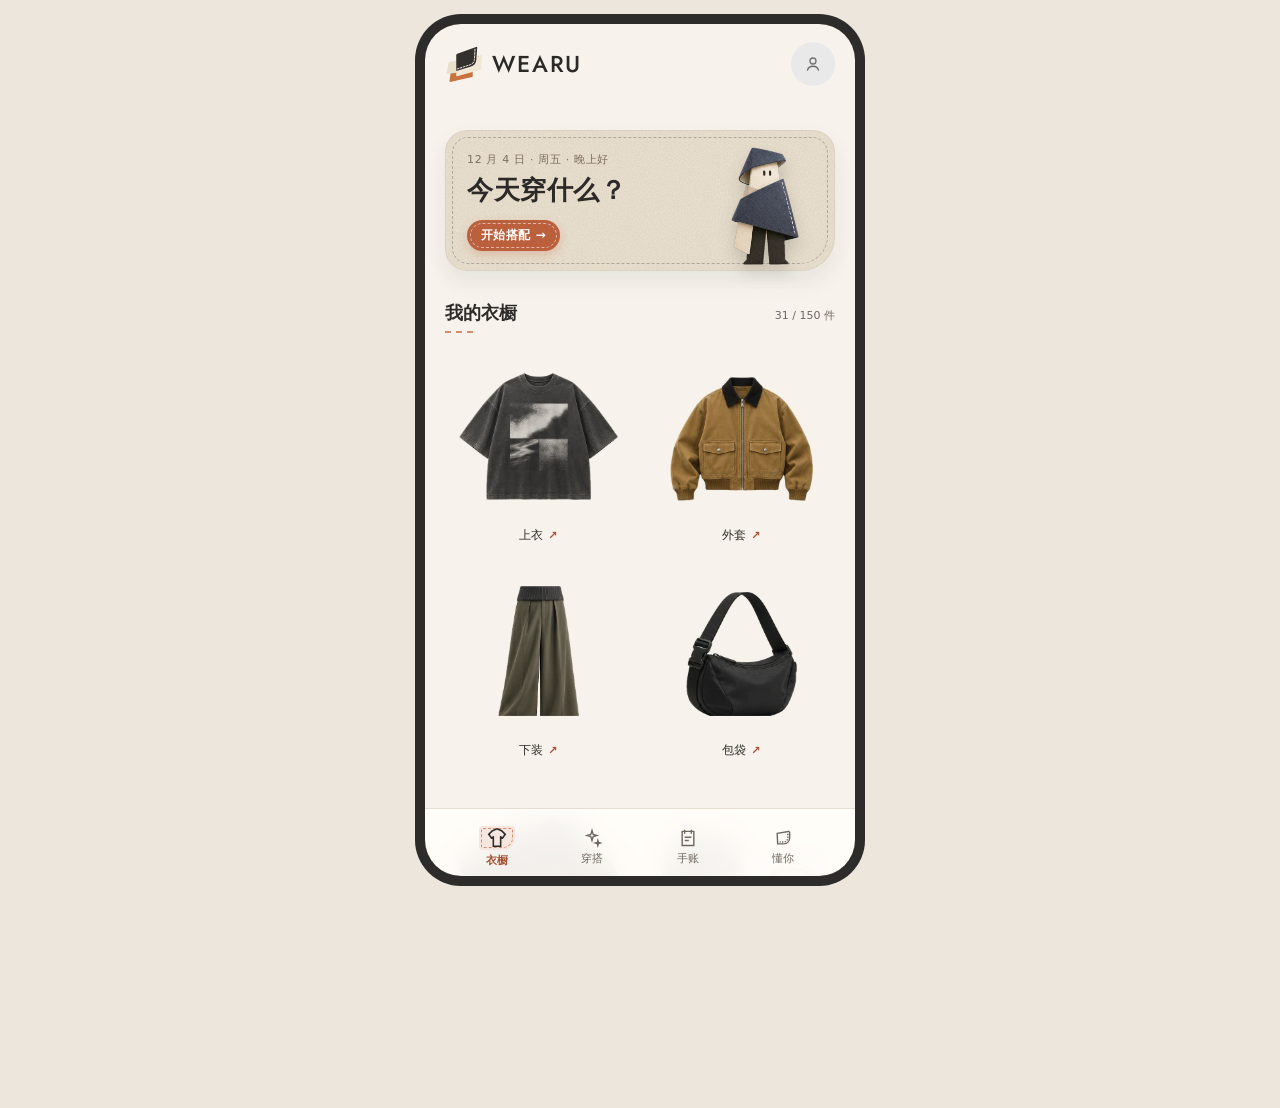
<file: index.html>
<!doctype html>
<html lang="zh-CN">
<head>
  <base href="wearu/" />
  <meta charset="UTF-8" />
  <meta name="viewport" content="width=device-width, initial-scale=1, viewport-fit=cover" />
  <meta name="theme-color" content="#F6EFE6" />
  <meta name="apple-mobile-web-app-capable" content="yes" />
  <meta name="apple-mobile-web-app-status-bar-style" content="default" />
  <title>WEARU · AI 穿搭伙伴 Demo</title>
  <link rel="preconnect" href="https://fonts.googleapis.com" />
  <link href="https://fonts.googleapis.com/css2?family=Jost:wght@500&display=swap" rel="stylesheet" media="print" onload="this.media='all'" />
  <link rel="stylesheet" href="wearu.e2eb7248.css" />
</head>
<body>
  <div class="app-shell" id="app">
    <main id="screen" aria-live="polite"></main>
  </div>
  <div id="toast" class="toast" role="status"></div>
  <script src="wearu.e2eb7248.js"></script>
</body>
</html>
</file>
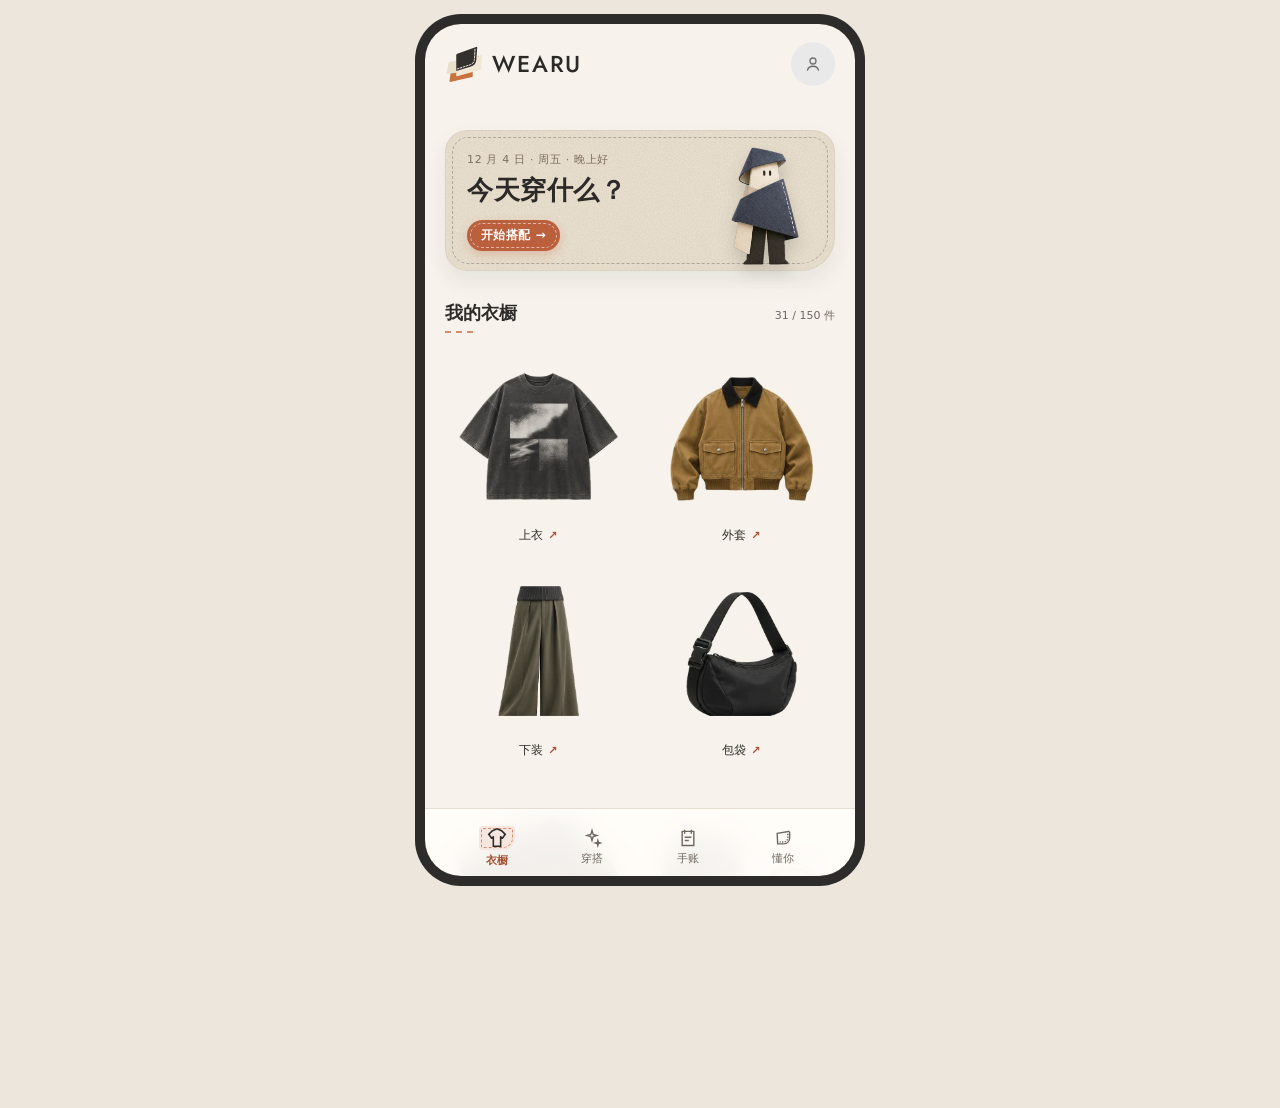
<file: wearu/index.html>
<!doctype html>
<html lang="zh-CN">
<head>
  <meta charset="UTF-8" />
  <meta name="viewport" content="width=device-width, initial-scale=1, viewport-fit=cover" />
  <meta name="theme-color" content="#F6EFE6" />
  <meta name="apple-mobile-web-app-capable" content="yes" />
  <meta name="apple-mobile-web-app-status-bar-style" content="default" />
  <title>WEARU · AI 穿搭伙伴 Demo</title>
  <link rel="preconnect" href="https://fonts.googleapis.com" />
  <link href="https://fonts.googleapis.com/css2?family=Jost:wght@500&display=swap" rel="stylesheet" media="print" onload="this.media='all'" />
  <link rel="stylesheet" href="wearu.e2eb7248.css" />
</head>
<body>
  <div class="app-shell" id="app">
    <main id="screen" aria-live="polite"></main>
  </div>
  <div id="toast" class="toast" role="status"></div>
  <script src="wearu.e2eb7248.js"></script>
</body>
</html>
</file>
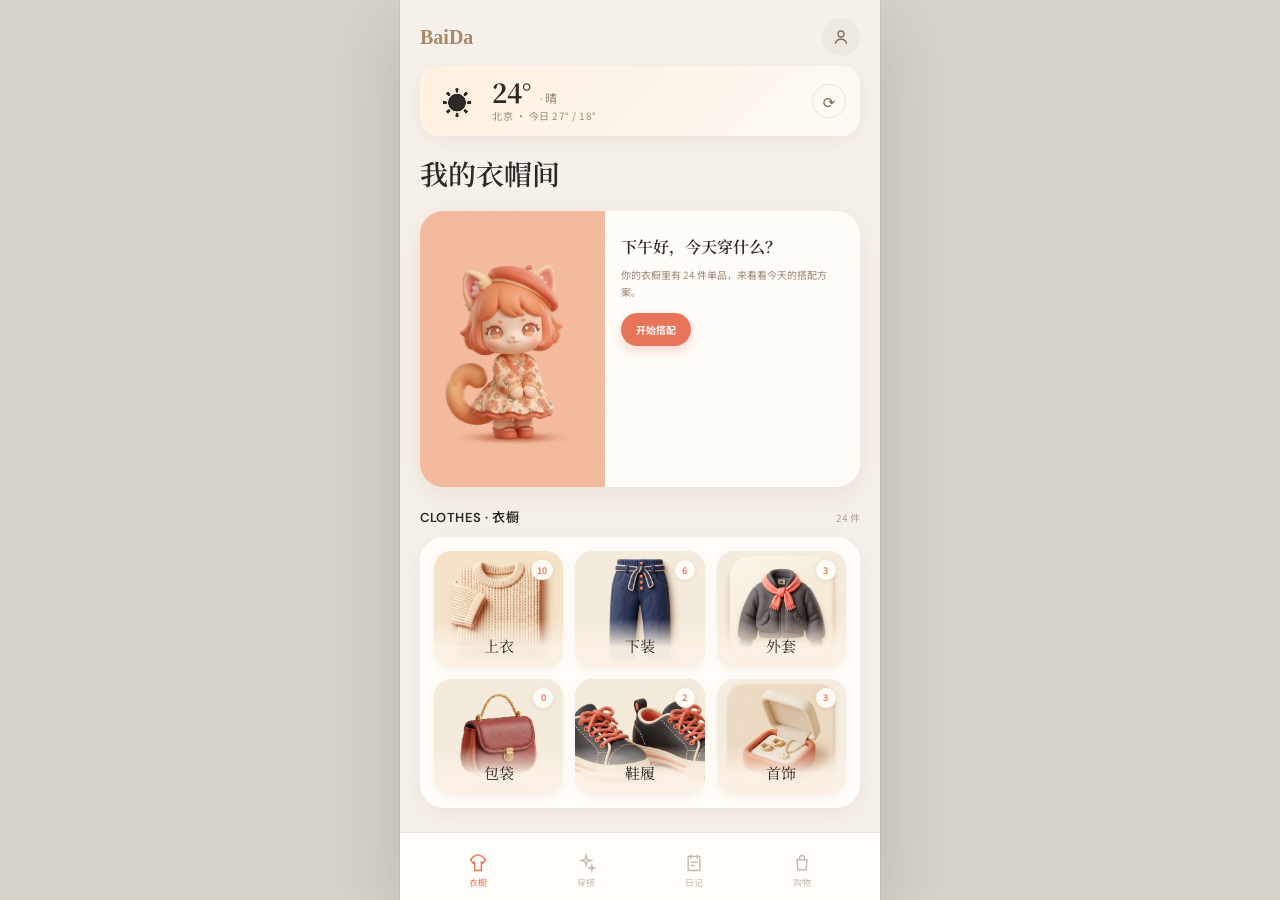
<file: legacy.html>
<!doctype html>
<html lang="zh-CN">
<head>
  <meta charset="UTF-8" />
  <meta name="viewport" content="width=device-width, initial-scale=1, viewport-fit=cover" />
  <meta name="theme-color" content="#f4f1eb" />
  <meta name="apple-mobile-web-app-capable" content="yes" />
  <meta name="apple-mobile-web-app-status-bar-style" content="default" />
  <title>百搭 · 我的衣帽间</title>
  <link rel="stylesheet" href="src/styles.css" />
</head>
<body>
  <div class="app-shell" id="app">
    <main id="screen" aria-live="polite"></main>
  </div>
  <div id="toast" class="toast" role="status"></div>
  <script src="src/app.js"></script>
</body>
</html>
</file>
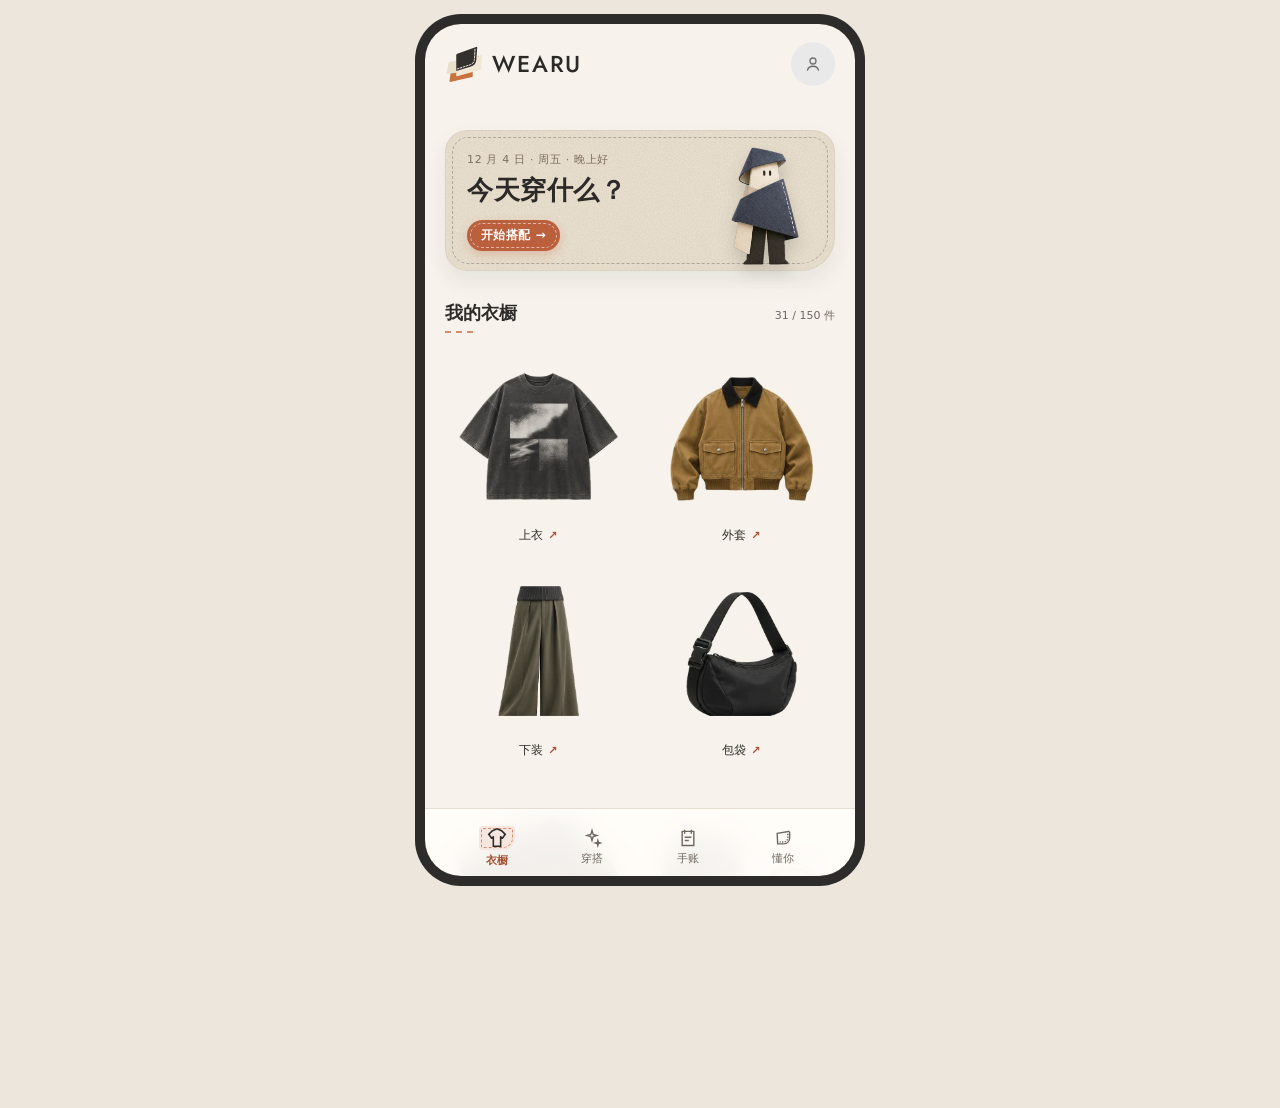
<file: wearu/dev.html>
<!doctype html>
<html lang="zh-CN">
<head>
  <meta charset="UTF-8" />
  <meta name="viewport" content="width=device-width, initial-scale=1, viewport-fit=cover" />
  <meta name="theme-color" content="#F6EFE6" />
  <meta name="apple-mobile-web-app-capable" content="yes" />
  <meta name="apple-mobile-web-app-status-bar-style" content="default" />
  <title>WEARU · AI 穿搭伙伴 Demo</title>
  <link rel="stylesheet" href="base.css" />
  <link rel="stylesheet" href="preview.css" />
  <link rel="preconnect" href="https://fonts.googleapis.com" />
  <link href="https://fonts.googleapis.com/css2?family=Jost:wght@500&display=swap" rel="stylesheet" />
</head>
<body>
  <div class="app-shell" id="app">
    <main id="screen" aria-live="polite"></main>
  </div>
  <div id="toast" class="toast" role="status"></div>
  <script src="preview.js"></script>
  <link rel="stylesheet" href="v011.css" />
  <script src="v011.js"></script>
  <link rel="stylesheet" href="v014.css" />
  <script src="v014.js"></script>
  <link rel="stylesheet" href="v015.css" />
  <script src="v015.js"></script>
  <link rel="stylesheet" href="v016.css" />
  <script src="v016.js"></script>
  <link rel="stylesheet" href="v017.css" />
  <script src="v017.js"></script>
  <link rel="stylesheet" href="v018.css" />
  <script src="v018.js"></script>
  <link rel="stylesheet" href="v019.css" />
  <script src="v019.js"></script>
  <link rel="stylesheet" href="v020.css" />
  <script src="v020.js"></script>
  <link rel="stylesheet" href="v021.css" />
  <script src="v021.js"></script>
  <link rel="stylesheet" href="v022.css" />
  <script src="v022.js"></script>
  <link rel="stylesheet" href="v023.css" />
  <link rel="stylesheet" href="v024.css" />
  <script src="v024.js"></script>
  <script src="v025.js"></script>
  <link rel="stylesheet" href="v026.css" />
  <script src="v026.js"></script>
  <link rel="stylesheet" href="v027.css" />
  <link rel="stylesheet" href="v028.css" />
  <script src="v028.js"></script>
  <link rel="stylesheet" href="v029.css" />
  <link rel="stylesheet" href="v030.css" />
  <script src="v030.js"></script>
  <link rel="stylesheet" href="v031.css" />
  <script src="v031.js"></script>
  <link rel="stylesheet" href="v032.css" />
  <script src="v032.js"></script>
  <link rel="stylesheet" href="v033.css" />
  <script src="v033.js"></script>
  <link rel="stylesheet" href="v034.css" />
  <script src="v034.js"></script>
  <link rel="stylesheet" href="v035.css" />
  <script src="v035.js"></script>
  <link rel="stylesheet" href="v036.css" />
  <script src="v036.js"></script>
  <link rel="stylesheet" href="v037.css" />
  <script src="v037.js"></script>
  <link rel="stylesheet" href="v038.css" />
  <script src="v038.js"></script>
  <script src="v039.js"></script>
  <script src="v040.js"></script>
  <script src="v041.js"></script>
  <script src="v042.js"></script>
</body>
</html>
</file>
<file: wearu/wearu.e2eb7248.css>
/* --- base.css --- */

:root {
  --ink: #232323;
  --muted: #737373;
  --paper: #f1f1f1;
  --surface: #fafafa;
  --line: #d7d7d7;
  --accent: #646464;
  --accent-dark: #4e4e4e;
  --sage: #7e7e7e;
  --blue: #444444;
  --shadow: 0 12px 34px rgba(49,49,49, .1);
  --serif: 'Noto Serif SC', 'Songti SC', serif;
  --sans: 'DM Sans', 'Noto Sans SC', system-ui, sans-serif;
}

* { box-sizing: border-box; }
html { background: #d4d4d4; }
body { margin: 0; color: var(--ink); font-family: var(--sans); background: #d4d4d4; letter-spacing: 0; }
button, input, textarea { font: inherit; letter-spacing: 0; }
button { color: inherit; }

.app-shell { width: 100%; max-width: 480px; min-height: 100dvh; margin: 0 auto; background: var(--paper); position: relative; overflow: hidden; }
#screen { min-height: 100dvh; }
.screen { min-height: 100dvh; padding: max(18px, env(safe-area-inset-top)) 20px calc(92px + env(safe-area-inset-bottom)); animation: enter .28s ease both; }
.screen.flush { padding-left: 0; padding-right: 0; }
@keyframes enter { from { opacity: 0; transform: translateY(5px); } }

.topbar { display: flex; align-items: center; justify-content: space-between; height: 44px; }
.eyebrow { margin: 0; color: var(--muted); font-size: 12px; font-weight: 600; text-transform: uppercase; }
.icon-btn { width: 40px; height: 40px; display: grid; place-items: center; border: 1px solid var(--line); border-radius: 50%; background: rgba(250,250,250,.75); cursor: pointer; }
.icon-btn svg { width: 19px; height: 19px; fill: none; stroke: currentColor; stroke-width: 1.8; }

h1, h2, h3, p { margin-top: 0; }
h1 { margin: 22px 0 12px; font-family: var(--serif); font-size: 34px; line-height: 1.25; font-weight: 600; }
h2 { font-family: var(--serif); font-size: 25px; line-height: 1.35; font-weight: 600; }
.lead { color: var(--muted); font-size: 15px; line-height: 1.7; }

.weather { display: flex; align-items: center; gap: 8px; color: var(--muted); font-size: 13px; }
.weather-dot { width: 7px; height: 7px; border-radius: 50%; background: #a0a0a0; box-shadow: 0 0 0 4px rgba(160,160,160,.12); }
.intent-grid { display: grid; grid-template-columns: 1fr 1fr; gap: 10px; margin: 24px 0 18px; }
.intent { min-height: 112px; padding: 14px; border: 1px solid var(--line); background: rgba(250,250,250,.68); border-radius: 6px; text-align: left; display: flex; flex-direction: column; justify-content: space-between; cursor: pointer; transition: .2s ease; }
.intent span:first-child { font-family: var(--serif); font-size: 16px; line-height: 1.45; }
.intent small { color: var(--muted); font-size: 11px; }
.intent.selected { border-color: var(--accent); background: #ececec; box-shadow: inset 0 0 0 1px var(--accent); }
.intent-mark { width: 22px; height: 3px; background: var(--line); transition: .2s ease; }
.intent.selected .intent-mark { width: 42px; background: var(--accent); }

.composer { position: relative; }
.composer textarea { width: 100%; min-height: 86px; padding: 15px 48px 15px 15px; resize: none; border: 1px solid var(--line); border-radius: 6px; background: var(--surface); color: var(--ink); line-height: 1.6; outline: none; }
.composer textarea:focus { border-color: #a1a1a1; box-shadow: 0 0 0 3px rgba(161,161,161,.13); }
.composer .send { position: absolute; right: 10px; bottom: 11px; width: 32px; height: 32px; border: 0; border-radius: 50%; background: var(--ink); color: white; display: grid; place-items: center; }

.primary, .secondary { width: 100%; min-height: 52px; padding: 14px 18px; border-radius: 4px; font-weight: 600; cursor: pointer; }
.primary { border: 1px solid var(--ink); background: var(--ink); color: white; }
.primary.accent { border-color: var(--accent); background: var(--accent); }
.primary:disabled { opacity: .35; cursor: default; }
.secondary { border: 1px solid var(--line); background: var(--surface); }
.sticky-action { position: fixed; z-index: 5; left: 50%; bottom: calc(78px + env(safe-area-inset-bottom)); transform: translateX(-50%); width: min(calc(100% - 40px), 440px); }

.bottom-nav { position: fixed; z-index: 6; left: 50%; bottom: 0; transform: translateX(-50%); width: min(100%, 480px); height: calc(66px + env(safe-area-inset-bottom)); padding: 8px 36px env(safe-area-inset-bottom); display: flex; justify-content: space-between; background: rgba(241,241,241,.94); border-top: 1px solid var(--line); backdrop-filter: blur(12px); }
.nav-item { min-width: 58px; border: 0; background: none; color: var(--muted); font-size: 10px; display: grid; gap: 2px; place-items: center; }
.nav-item svg { width: 21px; height: 21px; fill: none; stroke: currentColor; stroke-width: 1.6; }
.nav-item.active { color: var(--ink); }

.sheet-backdrop { position: fixed; z-index: 20; inset: 0; background: rgba(26,26,26,.38); display: flex; align-items: flex-end; justify-content: center; animation: fade .2s ease; }
.sheet { width: min(100%, 480px); max-height: 90dvh; overflow: auto; padding: 10px 20px calc(24px + env(safe-area-inset-bottom)); border-radius: 12px 12px 0 0; background: var(--paper); animation: sheet .3s ease; }
@keyframes fade { from { opacity: 0; } }
@keyframes sheet { from { transform: translateY(40px); opacity: 0; } }
.sheet-handle { width: 40px; height: 4px; margin: 2px auto 22px; border-radius: 3px; background: var(--line); }
.sheet-head { display: flex; justify-content: space-between; align-items: start; gap: 16px; }
.sheet-head h2 { margin-bottom: 8px; }

.wardrobe-grid { display: grid; grid-template-columns: repeat(2, 1fr); gap: 10px; margin: 20px 0; }
.garment-card { position: relative; min-height: 185px; overflow: hidden; border: 1px solid transparent; border-radius: 6px; background: #e7e7e7; cursor: pointer; }
.garment-card img { width: 100%; aspect-ratio: 1 / 1; object-fit: cover; display: block; mix-blend-mode: multiply; }
.garment-card .meta { padding: 10px; background: var(--surface); }
.garment-card strong { display: block; font-size: 13px; }
.garment-card small { color: var(--muted); font-size: 11px; }
.garment-card.selected { border-color: var(--accent); }
.check { position: absolute; top: 10px; right: 10px; width: 24px; height: 24px; border-radius: 50%; display: grid; place-items: center; color: white; background: var(--accent); font-size: 13px; }
.selection-count { color: var(--muted); font-size: 13px; }

.loading-screen { display: grid; place-items: center; align-content: center; text-align: center; }
.loader-look { width: 210px; height: 250px; position: relative; margin-bottom: 34px; }
.loader-look span { position: absolute; background: var(--line); animation: pulse 1.4s infinite ease-in-out; }
.loader-look .a { width: 92px; height: 78px; top: 8px; left: 57px; }
.loader-look .b { width: 74px; height: 122px; top: 94px; left: 31px; animation-delay: .12s; }
.loader-look .c { width: 74px; height: 122px; top: 94px; right: 27px; animation-delay: .24s; }
@keyframes pulse { 50% { background: #afafaf; transform: translateY(-3px); } }
.progress { width: 220px; height: 2px; overflow: hidden; background: var(--line); }
.progress::after { content: ''; display: block; height: 100%; width: 40%; background: var(--accent); animation: progress 1.4s infinite ease-in-out; }
@keyframes progress { from { transform: translateX(-100%); } to { transform: translateX(350%); } }

.canvas-head { padding: 18px 20px 0; }
.canvas-head h1 { margin: 12px 0 7px; font-size: 27px; }
.direction { margin: 18px 0 10px; display: grid; grid-template-columns: repeat(3, 1fr); border-bottom: 1px solid var(--line); }
.direction button { padding: 10px 4px 11px; border: 0; border-bottom: 2px solid transparent; background: none; color: var(--muted); font-size: 12px; }
.direction button.active { color: var(--ink); border-bottom-color: var(--accent); font-weight: 600; }

.look-canvas { height: min(52dvh, 470px); min-height: 410px; position: relative; margin: 0 12px; overflow: hidden; background: #e5e5e5; border-radius: 6px; }
.look-canvas::before { content: 'LOOK 01'; position: absolute; left: 14px; top: 14px; z-index: 2; color: #7c7c7c; font-size: 10px; font-weight: 600; }
.look-item { position: absolute; padding: 0; border: 1px solid transparent; border-radius: 4px; background: transparent; cursor: pointer; transition: transform .22s ease, border-color .22s ease; }
.look-item img { width: 100%; height: 100%; object-fit: cover; display: block; mix-blend-mode: multiply; }
.look-item.selected { border-color: var(--accent); transform: scale(1.025); z-index: 3; }
.look-item.outer { width: 50%; height: 44%; top: 6%; left: 2%; transform: rotate(-3deg); }
.look-item.top { width: 42%; height: 38%; top: 9%; right: 4%; transform: rotate(4deg); }
.look-item.bottom { width: 48%; height: 47%; bottom: 3%; left: 7%; transform: rotate(2deg); }
.look-item.shoes { width: 40%; height: 31%; bottom: 8%; right: 5%; transform: rotate(-5deg); }
.look-item.selected.outer, .look-item.selected.top, .look-item.selected.bottom, .look-item.selected.shoes { transform: scale(1.025); }

.canvas-info { padding: 17px 20px 170px; }
.rationale { font-family: var(--serif); font-size: 15px; line-height: 1.7; }
.lesson { display: flex; gap: 12px; padding: 13px 0; border-top: 1px solid var(--line); color: var(--muted); font-size: 12px; line-height: 1.65; }
.lesson b { flex: 0 0 auto; color: var(--accent); font-size: 10px; }
.canvas-dock { position: fixed; z-index: 7; left: 50%; bottom: 0; transform: translateX(-50%); width: min(100%, 480px); padding: 10px 20px calc(14px + env(safe-area-inset-bottom)); background: rgba(241,241,241,.96); border-top: 1px solid var(--line); backdrop-filter: blur(12px); }
.quick-actions { display: flex; gap: 7px; overflow-x: auto; padding-bottom: 9px; scrollbar-width: none; }
.quick-actions button { flex: 0 0 auto; padding: 8px 12px; border: 1px solid var(--line); border-radius: 18px; background: var(--surface); font-size: 11px; }
.dock-row { display: grid; grid-template-columns: 46px 1fr; gap: 8px; }

.preview-hero { position: relative; height: 64dvh; min-height: 510px; background: #e1e1e1; overflow: hidden; }
.preview-hero img { width: 100%; height: 100%; object-fit: cover; }
.preview-top { position: absolute; z-index: 2; top: max(18px, env(safe-area-inset-top)); left: 18px; right: 18px; display: flex; justify-content: space-between; }
.preview-tag { padding: 7px 10px; border-radius: 2px; background: rgba(250,250,250,.84); backdrop-filter: blur(8px); font-size: 10px; font-weight: 600; }
.preview-body { padding: 20px 20px 34px; }
.preview-body h2 { margin-bottom: 7px; }
.disclaimer { color: var(--muted); font-size: 11px; line-height: 1.55; }
.feedback-chips { display: flex; gap: 8px; overflow-x: auto; margin: 16px 0; scrollbar-width: none; }
.feedback-chips button { flex: 0 0 auto; padding: 9px 12px; border: 1px solid var(--line); border-radius: 18px; background: transparent; font-size: 11px; }
.action-row { display: grid; grid-template-columns: 1fr 1.45fr; gap: 8px; }

.checklist { margin: 24px 0; border-top: 1px solid var(--line); }
.checklist-item { display: grid; grid-template-columns: 42px 1fr auto; align-items: center; gap: 12px; padding: 13px 0; border-bottom: 1px solid var(--line); }
.checklist-item img { width: 42px; height: 42px; border-radius: 3px; object-fit: cover; mix-blend-mode: multiply; }
.checklist-item strong { font-size: 13px; }
.checklist-item small { display: block; color: var(--muted); font-size: 11px; }
.checklist-item span { color: var(--sage); font-size: 18px; }
.try-note { padding: 14px; margin: 18px 0; border-left: 3px solid var(--accent); background: #e8e8e8; font-size: 12px; line-height: 1.65; }

.confirmed { min-height: 100dvh; padding: max(28px, env(safe-area-inset-top)) 20px calc(32px + env(safe-area-inset-bottom)); display: flex; flex-direction: column; }
.confirmed .mini-look { flex: 1; min-height: 390px; margin: 18px 0; position: relative; background: #e5e5e5; overflow: hidden; border-radius: 4px; }
.confirmed .mini-look img { width: 100%; height: 100%; object-fit: cover; }
.confirmed h1 { margin: 8px 0; }
.confirmed .date-stamp { color: var(--accent); font-family: var(--serif); font-size: 13px; }

.feedback-list { display: grid; gap: 8px; margin: 20px 0 28px; }
.feedback-option { padding: 15px; border: 1px solid var(--line); border-radius: 4px; background: var(--surface); text-align: left; }
.feedback-option.selected { border-color: var(--accent); background: #ececec; }
.learning-card { padding: 18px; margin: 20px 0; background: #e7e7e7; border-radius: 4px; }
.learning-card small { color: var(--sage); font-weight: 600; }
.learning-card p { margin: 8px 0 0; font-family: var(--serif); line-height: 1.7; }

.toast { position: fixed; z-index: 50; left: 50%; bottom: 100px; transform: translate(-50%, 12px); width: max-content; max-width: calc(100% - 40px); padding: 11px 15px; border-radius: 3px; background: var(--ink); color: white; font-size: 12px; opacity: 0; pointer-events: none; transition: .25s ease; }
.toast.show { opacity: 1; transform: translate(-50%, 0); }

.design-note { padding: 12px 0; color: var(--muted); font-size: 11px; text-align: center; }
@media (min-width: 600px) {
  .app-shell { box-shadow: 0 0 0 1px rgba(0,0,0,.04), 0 20px 80px rgba(0,0,0,.16); }
}
@media (prefers-reduced-motion: reduce) { *, *::before, *::after { animation-duration: .01ms !important; scroll-behavior: auto !important; transition-duration: .01ms !important; } }

/* Wardrobe-first mobile experience */
:root {
  --closet-ink: #272727;
  --closet-muted: #727272;
  --closet-paper: #f2f2f2;
  --closet-cool: #e4e4e4;
  --closet-coral: #808080;
  --oak-light: #b2b2b2;
  --oak: #8c8c8c;
  --oak-dark: #646464;
  --cabinet: #e1e1e1;
}

.app-shell { background: var(--closet-paper); }
.screen { padding: max(18px, env(safe-area-inset-top)) 18px calc(86px + env(safe-area-inset-bottom)); }
.kicker { margin: 0 0 5px; color: var(--closet-muted); font-size: 10px; font-weight: 600; letter-spacing: 1.2px; }
.round-btn { width: 40px; height: 40px; flex: 0 0 auto; display: grid; place-items: center; border: 1px solid rgba(53,53,53,.14); border-radius: 50%; background: rgba(255,255,255,.62); cursor: pointer; }
.round-btn svg { width: 19px; height: 19px; fill: none; stroke: currentColor; stroke-width: 1.7; }
.primary { min-height: 50px; border: 0; border-radius: 5px; background: var(--closet-ink); }

.bottom-nav { height: calc(64px + env(safe-area-inset-bottom)); padding: 7px 46px env(safe-area-inset-bottom); background: rgba(242,242,242,.95); border-color: rgba(62,62,62,.12); }
.nav-item { cursor: pointer; }
.nav-item svg { width: 22px; height: 22px; }
.nav-item.active { color: var(--closet-coral); }

.wardrobe-home { background: linear-gradient(180deg, var(--closet-cool) 0, #efefef 38%, var(--closet-paper) 78%); }
.home-header { height: 58px; display: flex; align-items: flex-start; justify-content: space-between; }
.home-header h1 { margin: 0; font-family: var(--serif); font-size: 28px; line-height: 1.2; }

.dada-guide { height: 112px; margin: 6px 0 10px; position: relative; display: flex; align-items: center; }
.dada-copy { width: 67%; padding: 13px 38px 13px 14px; position: relative; z-index: 1; border-radius: 5px; background: rgba(255,255,255,.7); box-shadow: 0 8px 24px rgba(66,66,66,.07); }
.dada-copy::after { content: ''; position: absolute; right: -12px; top: 37px; border: 7px solid transparent; border-left-color: rgba(255,255,255,.7); }
.dada-copy b, .dada-copy span { display: block; }
.dada-copy b { margin-bottom: 4px; font-family: var(--serif); font-size: 13px; }
.dada-copy span { color: var(--closet-muted); font-size: 11px; }
.dada-guide img { width: 132px; height: 142px; position: absolute; z-index: 2; right: -14px; bottom: -13px; object-fit: cover; object-position: center; mix-blend-mode: multiply; }

.wardrobe-frame { position: relative; padding: 9px 9px 11px; border: 4px solid var(--oak-dark); border-radius: 8px 8px 4px 4px; background: var(--oak); box-shadow: inset 0 0 0 3px rgba(234,234,234,.35), 0 18px 36px rgba(58,58,58,.18); transition: transform .35s ease, opacity .35s ease; }
.wardrobe-frame.is-opening { transform: scale(.97); }
.wood-top { height: 32px; padding: 0 6px 7px; display: flex; align-items: center; justify-content: space-between; color: #3e3e3e; }
.wood-top span { font-family: var(--serif); font-size: 11px; font-weight: 600; letter-spacing: 2px; }
.wood-top button { border: 0; background: none; color: #505050; font-size: 9px; text-decoration: underline; text-underline-offset: 3px; }
.closet-grid { height: min(52dvh, 470px); min-height: 404px; display: grid; grid-template-columns: repeat(6, 1fr); grid-template-rows: 1.08fr .86fr .58fr; gap: 5px; }
.closet-zone { min-width: 0; min-height: 0; padding: 0; overflow: hidden; position: relative; border: 2px solid var(--oak-dark); border-radius: 2px; background: var(--cabinet); box-shadow: inset 0 0 18px rgba(80,80,80,.08); cursor: pointer; transition: transform .3s ease, filter .3s ease, box-shadow .3s ease; }
.closet-zone:active { transform: scale(.975); }
.closet-zone.opening { z-index: 5; transform: scale(1.07); filter: brightness(1.05); box-shadow: 0 14px 32px rgba(45,45,45,.28); }
.zone-outer { grid-column: 1 / 4; grid-row: 1 / 3; }
.zone-tops { grid-column: 4 / 7; grid-row: 1; }
.zone-bottoms { grid-column: 4 / 7; grid-row: 2; }
.zone-shoes { grid-column: 1 / 3; grid-row: 3; }
.zone-bags { grid-column: 3 / 5; grid-row: 3; }
.zone-accessories { grid-column: 5 / 7; grid-row: 3; }
.zone-label { position: absolute; z-index: 3; top: 8px; left: 9px; right: 8px; display: flex; align-items: baseline; justify-content: space-between; text-align: left; }
.zone-label b { color: #3b3b3b; font-family: var(--serif); font-size: 12px; }
.zone-label small { color: #707070; font-size: 9px; }
.zone-content { position: absolute; inset: 26px 5px 17px; }
.zone-content::before { content: ''; position: absolute; top: 0; left: 9%; right: 9%; height: 2px; background: var(--oak-dark); opacity: .55; }
.zone-content img { width: 100%; height: 100%; display: block; object-fit: contain; mix-blend-mode: multiply; transition: transform .3s ease; }
.closet-zone:hover .zone-content img { transform: scale(1.035); }
.zone-hint { position: absolute; z-index: 2; left: 8px; bottom: 6px; color: #747474; font-size: 8px; }
.zone-shoes .zone-content, .zone-bags .zone-content { inset: 23px 4px 10px; }
.zone-shoes .zone-content::before, .zone-bags .zone-content::before { display: none; }
.wood-base { height: 11px; display: flex; justify-content: space-around; }
.wood-base span { width: 52px; height: 8px; margin-top: 9px; border-radius: 0 0 4px 4px; background: var(--oak-dark); }
.add-clothes { width: 100%; height: 46px; margin-top: 20px; display: flex; align-items: center; justify-content: center; gap: 8px; border: 1px solid rgba(58,58,58,.17); border-radius: 5px; background: rgba(255,255,255,.55); color: var(--closet-ink); font-size: 12px; font-weight: 600; }
.add-clothes svg { width: 17px; height: 17px; fill: none; stroke: currentColor; stroke-width: 1.7; }

.category-screen { min-height: 100dvh; background: var(--closet-paper); animation: categoryIn .35s cubic-bezier(.2,.75,.25,1) both; }
@keyframes categoryIn { from { opacity: 0; transform: scale(.965) translateY(8px); } }
.list-header { height: 74px; display: grid; grid-template-columns: 40px 1fr 40px; align-items: center; gap: 12px; border-bottom: 1px solid rgba(61,61,61,.12); }
.list-header > div { text-align: center; }
.list-header h1 { margin: 0; font-family: var(--serif); font-size: 25px; }
.list-summary { height: 52px; display: flex; align-items: center; justify-content: space-between; }
.list-summary span { color: var(--closet-muted); font-size: 12px; }
.list-summary button { border: 0; background: none; color: var(--closet-ink); font-size: 11px; }
.clothes-list { display: grid; grid-template-columns: 1fr 1fr; gap: 10px; }
.clothing-card, .new-item-card { min-width: 0; padding: 0; position: relative; overflow: hidden; border: 1px solid rgba(61,61,61,.1); border-radius: 5px; background: #eaeaea; text-align: left; }
.clothing-card img { width: 100%; aspect-ratio: 1 / 1.08; display: block; object-fit: cover; mix-blend-mode: multiply; }
.wear-count { position: absolute; z-index: 2; top: 9px; left: 9px; padding: 5px 7px; border-radius: 12px; background: rgba(35,35,35,.67); color: white; font-size: 8px; }
.clothing-info { min-height: 60px; padding: 10px; display: block; background: rgba(255,255,255,.75); }
.clothing-info b, .clothing-info small { display: block; overflow: hidden; text-overflow: ellipsis; white-space: nowrap; }
.clothing-info b { margin-bottom: 4px; font-size: 12px; }
.clothing-info small { color: var(--closet-muted); font-size: 9px; }
.new-item-card { min-height: 220px; display: grid; place-items: center; align-content: center; gap: 8px; border-style: dashed; background: transparent; color: var(--closet-muted); font-size: 11px; }
.new-item-card svg { width: 24px; height: 24px; fill: none; stroke: currentColor; stroke-width: 1.3; }
.list-footnote { margin: 24px 0; color: var(--closet-muted); font-size: 9px; text-align: center; }

.sheet-backdrop { background: rgba(31,31,31,.38); }
.item-sheet { width: min(100%,480px); padding: 10px 18px calc(22px + env(safe-area-inset-bottom)); border-radius: 12px 12px 0 0; background: var(--closet-paper); animation: sheet .3s ease; }
.item-sheet > img { width: 100%; height: min(48dvh, 430px); display: block; border-radius: 5px; object-fit: contain; background: #e7e7e7; mix-blend-mode: multiply; }
.item-sheet-copy { padding: 17px 0; display: flex; align-items: flex-start; justify-content: space-between; gap: 14px; }
.item-sheet-copy h2 { margin: 0 0 5px; font-size: 21px; }
.item-sheet-copy p:last-child { margin: 0; color: var(--closet-muted); font-size: 10px; }
.toast { bottom: 86px; }

::view-transition-old(root) { animation: .18s ease both fade; }
::view-transition-new(root) { animation: .3s ease both categoryIn; }

@media (max-height: 760px) {
  .dada-guide { height: 90px; }
  .dada-guide img { width: 112px; height: 120px; }
  .closet-grid { min-height: 350px; height: 46dvh; }
  .add-clothes { margin-top: 14px; }
}

/* Interactive 3D wardrobe */
.wardrobe-scene-wrap { position: relative; overflow: hidden; border: 1px solid rgba(56,56,56,.18); border-radius: 7px; background: radial-gradient(circle at 50% 22%, #ececec 0, #c8c8c8 58%, #7e7e7e 100%); box-shadow: inset 0 0 40px rgba(59,59,59,.12), 0 18px 36px rgba(57,57,57,.13); transition: transform .45s ease, opacity .45s ease; }
.wardrobe-scene-wrap.is-opening { transform: scale(1.04); opacity: .78; }
.scene-toolbar { height: 34px; padding: 0 11px; position: absolute; z-index: 3; top: 0; left: 0; right: 0; display: flex; align-items: center; justify-content: space-between; background: linear-gradient(180deg, rgba(250,250,250,.76), rgba(250,250,250,0)); pointer-events: none; }
.scene-toolbar span { display: flex; align-items: center; gap: 6px; color: #4e4e4e; font-size: 9px; font-weight: 600; }
.scene-toolbar i { width: 6px; height: 6px; border-radius: 50%; background: #848484; box-shadow: 0 0 0 3px rgba(132,132,132,.14); }
.scene-toolbar button { padding: 5px 7px; border: 0; background: transparent; color: #5b5b5b; font-size: 8px; text-decoration: underline; text-underline-offset: 3px; pointer-events: auto; }
#wardrobe-scene { width: 100%; height: min(52dvh, 470px); min-height: 400px; touch-action: none; cursor: grab; }
#wardrobe-scene:active { cursor: grabbing; }
#wardrobe-scene canvas { width: 100%; height: 100%; display: block; }
.scene-tip { height: 27px; padding: 0 12px; position: absolute; left: 0; right: 0; bottom: 0; display: flex; align-items: center; justify-content: space-between; background: rgba(57,57,57,.58); color: rgba(255,255,255,.88); font-size: 8px; pointer-events: none; }
.scene-tip span:first-child::before { content: '↔'; margin-right: 5px; }
.scene-tip span:last-child::before { content: '◎'; margin-right: 5px; }
.scene-fallback { height: 100%; display: grid; place-items: center; color: #505050; font-size: 11px; }

.add-sheet { width: min(100%, 480px); padding: 10px 18px calc(22px + env(safe-area-inset-bottom)); border-radius: 12px 12px 0 0; background: var(--closet-paper); animation: sheet .3s ease; }
.add-sheet h2 { margin: 0 0 7px; font-size: 23px; }
.add-lead { margin: 0 0 19px; color: var(--closet-muted); font-size: 11px; line-height: 1.6; }
.add-methods { display: grid; gap: 8px; }
.add-methods > button { min-height: 68px; padding: 10px 12px; display: grid; grid-template-columns: 40px 1fr 18px; align-items: center; gap: 10px; border: 1px solid rgba(58,58,58,.12); border-radius: 5px; background: #fdfdfd; text-align: left; }
.add-methods .method-icon { width: 40px; height: 40px; display: grid; place-items: center; border-radius: 50%; background: #dddddd; color: #666666; font-size: 19px; }
.add-methods b, .add-methods small { display: block; }
.add-methods b { margin-bottom: 4px; font-size: 12px; }
.add-methods small { color: var(--closet-muted); font-size: 9px; }
.add-methods i { color: #959595; font-size: 21px; font-style: normal; }
.text-back { margin: 0 0 18px; padding: 0; border: 0; background: transparent; color: var(--closet-muted); font-size: 10px; }
.link-form { display: grid; grid-template-columns: 1fr 92px; gap: 8px; }
.link-form input { min-width: 0; height: 48px; padding: 0 12px; border: 1px solid rgba(58,58,58,.18); border-radius: 4px; background: #fdfdfd; outline: none; }
.link-form input:focus { border-color: var(--closet-coral); box-shadow: 0 0 0 3px rgba(128,128,128,.1); }
.link-form button { border: 0; border-radius: 4px; background: var(--closet-ink); color: white; font-size: 10px; }
.link-form button:disabled { opacity: .55; }
.privacy-note { margin: 13px 0 4px; color: var(--closet-muted); font-size: 9px; line-height: 1.55; }
.import-preview { margin: 17px 0; display: grid; grid-template-columns: 112px 1fr; align-items: center; gap: 14px; border: 1px solid rgba(58,58,58,.12); border-radius: 5px; overflow: hidden; background: #fdfdfd; }
.import-preview img { width: 112px; height: 112px; display: block; object-fit: cover; background: #e6e6e6; mix-blend-mode: multiply; }
.import-preview b, .import-preview small { display: block; }
.import-preview b { margin-bottom: 6px; font-size: 12px; }
.import-preview small { color: var(--closet-muted); font-size: 9px; }
.category-select { margin: 0 0 17px; display: flex; align-items: center; justify-content: space-between; }
.category-select span { font-size: 11px; font-weight: 600; }
.category-select select { min-width: 122px; height: 38px; padding: 0 10px; border: 1px solid rgba(58,58,58,.15); border-radius: 4px; background: #fdfdfd; }
.import-cancel { margin-top: 8px; }

@media (max-height: 760px) {
  #wardrobe-scene { min-height: 340px; height: 44dvh; }
}

/* Flat wardrobe management direction */
.wardrobe-home { overflow-y: auto; background: linear-gradient(180deg, #e7e7e7 0, #f1f1f1 270px, var(--closet-paper) 100%); }
.dada-integrated { height: 104px; margin-bottom: 14px; }
.dada-integrated .dada-copy { width: calc(100% - 92px); padding-right: 18px; }
.dada-integrated > img { width: 112px; height: 142px; right: -2px; bottom: -18px; object-fit: contain; object-position: center bottom; mix-blend-mode: normal; filter: drop-shadow(0 8px 10px rgba(61,61,61,.16)); }

.closet-furniture { margin-top: 2px; }
.furniture-heading { height: 42px; display: flex; align-items: flex-end; justify-content: space-between; }
.furniture-heading h2 { margin: 0; font-size: 19px; }
.furniture-heading > span { color: var(--closet-muted); font-size: 10px; }
.flat-wardrobe { height: 340px; margin-top: 10px; position: relative; overflow: hidden; border-radius: 7px; background: #e4e4e4; box-shadow: inset 0 0 0 1px rgba(61,61,61,.1), 0 12px 28px rgba(57,57,57,.11); }
.flat-wardrobe > img:first-child { width: 100%; height: 100%; display: block; object-fit: contain; filter: drop-shadow(0 10px 14px rgba(52,52,52,.13)); }
.closet-clothing { position: absolute; z-index: 2; object-fit: contain; mix-blend-mode: multiply; pointer-events: none; }
.closet-jacket { width: 34%; height: 49%; left: 8%; top: 17%; }
.closet-top { width: 25%; height: 27%; right: 13%; top: 15%; }
.closet-trousers { width: 24%; height: 30%; right: 14%; top: 43%; }
.closet-bag { width: 22%; height: 20%; left: 39%; bottom: 7%; }
.wardrobe-hotspot { position: absolute; z-index: 4; padding: 0; border: 1px solid transparent; border-radius: 4px; background: transparent; cursor: pointer; transition: .2s ease; }
.wardrobe-hotspot:hover, .wardrobe-hotspot:active { border-color: rgba(128,128,128,.72); background: rgba(248,248,248,.16); box-shadow: inset 0 0 0 1px rgba(255,255,255,.45); }
.wardrobe-hotspot span { position: absolute; left: 7px; bottom: 6px; padding: 4px 7px; border-radius: 12px; background: rgba(39,39,39,.7); color: white; font-size: 8px; }
.wardrobe-hotspot small { position: absolute; right: 7px; top: 7px; width: 19px; height: 19px; display: grid; place-items: center; border-radius: 50%; background: rgba(253,253,253,.88); color: #4a4a4a; font-size: 8px; }
.hotspot-outer { left: 4%; top: 9%; width: 44%; height: 62%; }
.hotspot-tops { right: 5%; top: 9%; width: 43%; height: 31%; }
.hotspot-bottoms { right: 5%; top: 40%; width: 43%; height: 33%; }
.hotspot-bags { left: 4%; right: 5%; bottom: 3%; height: 24%; }

.small-furniture-grid { display: grid; grid-template-columns: 1fr 1fr; gap: 10px; margin-top: 12px; }
.furniture-card { min-width: 0; padding: 0; overflow: hidden; border: 1px solid rgba(59,59,59,.11); border-radius: 6px; background: rgba(255,255,255,.62); text-align: left; }
.furniture-image { height: 137px; position: relative; display: block; overflow: hidden; background: #e6e6e6; }
.furniture-image > img:first-child { width: 100%; height: 100%; display: block; object-fit: contain; filter: drop-shadow(0 8px 10px rgba(54,54,54,.1)); }
.stored-item { position: absolute; z-index: 2; object-fit: contain; mix-blend-mode: multiply; pointer-events: none; }
.shoes-stored { width: 62%; height: 47%; left: 19%; bottom: 13%; }
.jewelry-stored { width: 40%; height: 38%; left: 30%; bottom: 22%; }
.furniture-meta { min-height: 48px; padding: 9px 10px; display: flex; align-items: center; justify-content: space-between; background: rgba(255,255,255,.72); }
.furniture-meta b { font-family: var(--serif); font-size: 12px; }
.furniture-meta small { color: var(--closet-muted); font-size: 9px; }
.wardrobe-home .add-clothes { margin: 12px 0 8px; }

@media (max-height: 760px) {
  .flat-wardrobe { height: 300px; }
  .furniture-image { height: 120px; }
}

/* Product demo v3 */
:root { --v3-bg:#f1f1f1; --v3-white:#fdfdfd; --v3-ink:#2a2a2a; --v3-muted:#8a8a8a; --v3-coral:#8b8b8b; --v3-wood:#ababab; --v3-line:#e0e0e0; }
.v3 { min-height:100dvh; color:var(--v3-ink); background:var(--v3-bg); font-family:'Noto Sans SC',var(--sans); }
.app-page { min-height:100dvh; padding:max(18px,env(safe-area-inset-top)) 20px calc(92px + env(safe-area-inset-bottom)); animation:v3in .28s ease both; }
@keyframes v3in { from { opacity:0; transform:translateY(5px); } }
.brand-top { height:38px; display:flex; align-items:center; justify-content:space-between; }
.brand-top>b { color:#8d8d8d; font-family:'Playfair Display',Georgia,serif; font-size:20px; }
.circle-icon { width:38px; height:38px; display:grid; place-items:center; border:0; border-radius:50%; background:#e9e9e9; color:#6e6e6e; }
.circle-icon svg,.app-nav svg,.outline-add svg,.import-sheet>button svg { width:18px; height:18px; fill:none; stroke:currentColor; stroke-width:1.7; }
.date-line { margin:8px 0 0; color:rgba(113,113,113,.62); font-size:10px; letter-spacing:1.5px; }
.weather-banner { display:flex; align-items:center; gap:12px; margin:10px 0 6px; padding:12px 14px; border-radius:18px; background:linear-gradient(135deg,rgba(242,242,242,.9),rgba(253,253,253,.75)); box-shadow:0 4px 16px rgba(113,113,113,.09); }
.weather-icon { flex:0 0 auto; width:46px; height:46px; display:grid; place-items:center; font-size:30px; line-height:1; filter:drop-shadow(0 2px 4px rgba(0,0,0,.08)); }
.weather-copy { flex:1; min-width:0; display:flex; flex-direction:column; gap:3px; }
.weather-copy b { font-family:var(--serif); font-size:26px; line-height:1; color:var(--v3-ink); }
.weather-copy b small { margin-left:6px; font-family:var(--sans); font-size:12px; color:var(--v3-muted); font-weight:400; }
.weather-copy span { color:var(--v3-muted); font-size:10px; letter-spacing:.5px; }
.weather-refresh { width:34px; height:34px; border:1px solid rgba(113,113,113,.16); border-radius:50%; background:transparent; color:#6e6e6e; font-size:15px; }

.category-panel { flex:1; display:grid; grid-template-columns:repeat(3,1fr); grid-auto-rows:1fr; gap:12px; padding:14px; border-radius:24px; background:var(--v3-white); box-shadow:0 6px 22px rgba(113,113,113,.09); }
.category-tile { position:relative; padding:0; border:0; border-radius:18px; background:#e7e7e7; box-shadow:0 3px 10px rgba(131,131,131,.1); overflow:hidden; transition:transform .18s ease; }
.category-tile:active { transform:scale(.96); }
.tile-illust { position:absolute; inset:0; display:block; }
.tile-illust img { width:100%; height:100%; object-fit:cover; }
.tile-label { position:absolute; left:0; right:0; bottom:0; z-index:2; padding:16px 0 11px; text-align:center; font-family:var(--serif); font-size:15px; color:var(--v3-ink); background:linear-gradient(to top,rgba(242,242,242,.96) 42%,rgba(242,242,242,0)); }
.tile-badge { position:absolute; z-index:3; top:9px; right:10px; min-width:20px; height:20px; padding:0 6px; display:grid; place-items:center; border-radius:12px; background:rgba(253,253,253,.94); color:var(--v3-coral); font-size:9px; font-weight:600; box-shadow:0 1px 4px rgba(99,99,99,.15); }

.profile-sheet { width:min(100%,480px); max-height:88dvh; overflow-y:auto; padding:10px 18px calc(22px + env(safe-area-inset-bottom)); border-radius:20px 20px 0 0; background:var(--v3-bg); animation:sheet .28s ease; }
.profile-sheet h2 { margin:0 0 6px; font-size:22px; }
.profile-sheet label { display:flex; align-items:center; justify-content:space-between; gap:10px; margin:12px 0; font-size:11px; color:var(--v3-ink); }
.profile-sheet input,.profile-sheet select,.profile-sheet textarea { min-width:200px; padding:9px 12px; border:1px solid #d4d4d4; border-radius:12px; background:white; font:inherit; }
.profile-sheet textarea { width:100%; resize:none; }
.chip-group { margin:14px 0; }
.chip-group>span { display:block; margin-bottom:8px; font-size:11px; color:var(--v3-ink); }
.chip-group>div { display:flex; flex-wrap:wrap; gap:7px; }
.chip { padding:7px 12px; border:1px solid #d4d4d4; border-radius:16px; background:white; font-size:11px; color:var(--v3-muted); }
.chip.selected { border-color:var(--v3-coral); background:#efefef; color:var(--v3-coral); }
.profile-sheet .dark-button { margin-top:10px; }

.page-title { margin:15px 0 22px; font-family:var(--serif); font-size:28px; line-height:1.15; }
.page-top.compact { height:62px; display:grid; grid-template-columns:38px 1fr 38px; align-items:center; }
.page-top.compact h1 { margin:0; font-family:var(--serif); font-size:22px; text-align:center; }
.top-spacer { width:38px; }
.micro { margin:0 0 5px; color:var(--v3-muted); font-size:9px; font-weight:600; letter-spacing:.7px; text-transform:uppercase; }

.app-nav { position:fixed; z-index:20; left:50%; bottom:0; transform:translateX(-50%); width:min(100%,480px); height:calc(68px + env(safe-area-inset-bottom)); padding:8px 24px env(safe-area-inset-bottom); display:grid; grid-template-columns:repeat(4,1fr); background:rgba(253,253,253,.96); border-top:1px solid var(--v3-line); backdrop-filter:blur(14px); }
.app-nav button { border:0; background:transparent; color:#bbbbbb; display:grid; place-items:center; align-content:center; gap:3px; font-size:9px; }
.app-nav button.active { color:var(--v3-coral); }
.app-nav svg { width:20px; height:20px; }

.dada-hero { min-height:168px; position:relative; overflow:hidden; display:grid; grid-template-columns:42% 58%; border-radius:24px; background:rgba(253,253,253,.92); box-shadow:0 8px 28px rgba(116,116,116,.11); }
.dada-visual { min-height:168px; position:relative; display:flex; align-items:flex-end; justify-content:center; background:#c5c5c5; }
.dada-visual img { width:100%; height:100%; position:relative; z-index:1; object-fit:contain; object-position:center bottom; }
.dada-hero-copy { padding:24px 16px 20px; position:relative; z-index:2; }
.dada-hero-copy h2 { margin:0 0 9px; font-family:var(--serif); font-size:16px; line-height:1.45; }
.dada-hero-copy p { margin:0; color:var(--v3-muted); font-size:10px; line-height:1.65; }
.dada-hero-copy button { margin-top:13px; padding:9px 15px; border:0; border-radius:18px; background:var(--v3-coral); color:white; font-size:10px; font-weight:600; box-shadow:0 5px 12px rgba(139,139,139,.27); }

.wardrobe-page { display:flex; flex-direction:column; }
.wardrobe-section { margin-top:22px; flex:1; display:flex; flex-direction:column; }
.section-title { display:flex; align-items:baseline; justify-content:space-between; margin-bottom:11px; }
.section-title h2 { margin:0; font-family:var(--sans); font-size:13px; letter-spacing:.5px; }
.section-title span { color:#a5a5a5; font-size:10px; }
.illustrated-wardrobe { height:330px; position:relative; overflow:hidden; border-radius:24px; background:var(--v3-white); box-shadow:0 6px 22px rgba(113,113,113,.09); }
.wardrobe-base { width:100%; height:100%; display:block; object-fit:contain; }
.inside-item { position:absolute; z-index:2; object-fit:contain; mix-blend-mode:multiply; pointer-events:none; }
.item-top { width:30%; height:31%; left:8%; top:17%; }
.item-jacket { width:30%; height:34%; left:9%; top:52%; }
.item-bottom { width:25%; height:34%; right:11%; top:16%; }
.item-bag { width:26%; height:25%; right:11%; bottom:10%; }
.closet-hot { position:absolute; z-index:4; padding:0; border:1px solid transparent; border-radius:11px; background:transparent; }
.closet-hot:hover,.closet-hot:active { border-color:rgba(139,139,139,.5); background:rgba(139,139,139,.04); }
.closet-hot span { position:absolute; top:9px; left:9px; padding:5px 9px; border-radius:14px; background:rgba(253,253,253,.92); box-shadow:0 2px 8px rgba(63,63,63,.08); font-size:9px; font-weight:600; }
.closet-hot i { position:absolute; top:13px; right:9px; width:18px; height:18px; display:grid; place-items:center; border-radius:50%; background:#e6e6e6; color:var(--v3-coral); font-size:8px; font-style:normal; }
.hot-tops { left:5%; top:10%; width:45%; height:42%; }
.hot-outer { left:5%; bottom:7%; width:45%; height:39%; }
.hot-bottoms { right:5%; top:10%; width:44%; height:42%; }
.hot-bags { right:5%; bottom:7%; width:44%; height:39%; }
.utility-grid { display:grid; grid-template-columns:1fr 1fr; gap:12px; margin-top:14px; }
.utility-grid>button { padding:14px 12px; border:0; border-radius:18px; background:var(--v3-white); box-shadow:0 4px 16px rgba(113,113,113,.08); }
.utility-visual { height:82px; position:relative; display:block; }
.utility-visual>img:first-child { width:100%; height:100%; object-fit:contain; }
.utility-item { position:absolute; object-fit:contain; mix-blend-mode:multiply; }
.shoe-preview { width:58%; height:42%; left:21%; bottom:12%; }
.jewel-preview { width:36%; height:35%; left:32%; bottom:20%; }
.utility-grid b,.utility-grid small { display:block; }
.utility-grid b { margin-top:6px; font-family:var(--serif); font-size:13px; }
.utility-grid small { margin-top:3px; color:var(--v3-muted); font-size:9px; }
.outline-add { width:100%; height:47px; margin-top:16px; display:flex; align-items:center; justify-content:center; gap:7px; border:1px solid rgba(141,141,141,.36); border-radius:14px; background:transparent; color:#727272; font-size:11px; font-weight:600; }

.category-summary { height:50px; display:flex; align-items:center; justify-content:space-between; color:var(--v3-muted); font-size:10px; }
.category-summary button { border:0; background:transparent; color:var(--v3-ink); font-size:10px; }
.garment-grid { display:grid; grid-template-columns:1fr 1fr; gap:11px; }
.garment-tile,.add-garment-tile { min-width:0; padding:0; overflow:hidden; position:relative; border:0; border-radius:16px; background:var(--v3-white); text-align:left; box-shadow:0 4px 14px rgba(113,113,113,.07); }
.garment-tile>img { width:100%; aspect-ratio:1/1.05; display:block; object-fit:contain; background:#f1f1f1; }
.wear-badge { position:absolute; z-index:2; top:9px; left:9px; padding:5px 7px; border-radius:11px; background:rgba(42,42,42,.65); color:white; font-size:8px; }
.garment-copy { padding:10px; display:block; }
.garment-copy b,.garment-copy small { display:block; overflow:hidden; text-overflow:ellipsis; white-space:nowrap; }
.garment-copy b { font-size:11px; }
.garment-copy small { margin-top:4px; color:var(--v3-muted); font-size:8px; }
.add-garment-tile { min-height:213px; display:grid; place-items:center; align-content:center; gap:6px; border:1px dashed #c9c9c9; background:transparent; color:var(--v3-muted); font-size:10px; }
.add-garment-tile svg { width:22px; height:22px; fill:none; stroke:currentColor; stroke-width:1.5; }

.scene-pills { display:flex; gap:8px; overflow-x:auto; scrollbar-width:none; }
.scene-pills button { flex:0 0 auto; padding:9px 16px; border:1px solid #d6d6d6; border-radius:18px; background:transparent; color:#737373; font-size:11px; }
.scene-pills button.selected { border-color:var(--v3-ink); background:var(--v3-ink); color:white; }

/* styling setup */
.setup-block { margin-bottom:20px; }
.setup-label { margin-bottom:10px; }
.setup-label b { display:block; font-family:var(--serif); font-size:15px; }
.setup-label small { color:var(--v3-muted); font-size:10px; }
.scene-input { width:100%; margin-top:10px; padding:11px 14px; border:1px solid #dadada; border-radius:14px; background:var(--v3-white); font:inherit; font-size:12px; }
.scene-input::placeholder { color:#b0b0b0; }
.pick-strip { display:flex; gap:9px; overflow-x:auto; padding:2px; scrollbar-width:none; }
.pick-item { flex:0 0 auto; width:72px; padding:7px 6px; border:1.5px solid #dedede; border-radius:14px; background:var(--v3-white); display:flex; flex-direction:column; align-items:center; gap:5px; }
.pick-item img { width:48px; height:48px; object-fit:contain; mix-blend-mode:multiply; }
.pick-item .pick-none { width:48px; height:48px; display:grid; place-items:center; font-size:11px; color:var(--v3-muted); }
.pick-item small { font-size:8px; color:var(--v3-muted); white-space:nowrap; }
.pick-item.selected { border-color:var(--v3-coral); background:#efefef; }
.generate-button { margin-top:6px; }

/* generating */
.generating { min-height:60dvh; display:flex; flex-direction:column; align-items:center; justify-content:center; gap:10px; color:var(--v3-ink); }
.generating.small { min-height:180px; }
.generating b { font-family:var(--serif); font-size:15px; }
.generating small { color:var(--v3-muted); font-size:10px; }
.spinner { width:30px; height:30px; border:3px solid #e1e1e1; border-top-color:var(--v3-coral); border-radius:50%; animation:spin .8s linear infinite; }
@keyframes spin { to { transform:rotate(360deg); } }

/* styling result */
.result-meta { display:flex; gap:7px; flex-wrap:wrap; margin:-6px 0 8px; }
.meta-chip { padding:5px 11px; border-radius:14px; background:#e8e8e8; color:#6e6e6e; font-size:10px; }
.swipe-hint { margin:0 0 10px; color:var(--v3-muted); font-size:10px; }
.look-scroller { display:flex; gap:14px; overflow-x:auto; scroll-snap-type:x mandatory; scrollbar-width:none; margin:0 -20px; padding:0 20px; }
.look-scroller::-webkit-scrollbar { display:none; }
.look-slide { flex:0 0 100%; scroll-snap-align:center; padding:16px; border-radius:24px; background:var(--v3-white); box-shadow:0 8px 28px rgba(113,113,113,.1); box-sizing:border-box; }
.look-heading { display:flex; align-items:flex-start; justify-content:space-between; }
.look-heading h2 { margin:0; font-size:17px; }
.look-heading>span { color:#ababab; font-size:9px; }
.look-layout { height:360px; margin-top:10px; position:relative; overflow:hidden; border-radius:16px; background:#e8e8e8; }
.look-layout img { position:absolute; object-fit:contain; }
.look-jacket { width:50%; height:43%; left:0; top:0; transform:rotate(-3deg); }
.look-top { width:45%; height:40%; right:0; top:2%; transform:rotate(3deg); }
.look-bottom { width:52%; height:52%; left:3%; bottom:1%; }
.look-shoes { width:42%; height:30%; right:2%; bottom:4%; }
.look-bag { width:28%; height:22%; right:11%; top:40%; transform:rotate(5deg); }
.look-reason { margin:14px 1px 4px; color:#717171; font-size:11px; line-height:1.7; }
.look-items { display:flex; flex-wrap:wrap; gap:6px; margin-top:8px; }
.look-items span { padding:4px 9px; border-radius:12px; background:#ededed; color:#7c7c7c; font-size:9px; }
.look-dots { display:flex; justify-content:center; gap:6px; margin:14px 0 4px; }
.look-dots span { width:7px; height:7px; border-radius:50%; background:#d2d2d2; transition:all .2s; }
.look-dots span.on { width:18px; border-radius:4px; background:var(--v3-coral); }
.ghost-button { width:100%; min-height:48px; margin-bottom:11px; border:1.5px solid var(--v3-coral); border-radius:14px; background:transparent; color:var(--v3-coral); font-size:12px; font-weight:600; }
.coral-button,.dark-button { width:100%; min-height:50px; border:0; border-radius:14px; color:white; font-size:12px; font-weight:600; }
.coral-button { background:var(--v3-coral); box-shadow:0 6px 15px rgba(139,139,139,.24); }
.dark-button { background:var(--v3-ink); }

/* try-on */
.tryon-sheet { width:min(100%,480px); max-height:88dvh; overflow-y:auto; padding:10px 18px calc(22px + env(safe-area-inset-bottom)); border-radius:20px 20px 0 0; background:var(--v3-bg); animation:sheet .28s ease; }
.tryon-sheet h2 { margin:2px 0 14px; font-size:20px; }
.tryon-options { display:grid; grid-template-columns:1fr 1fr; gap:10px; }
.tryon-options button { padding:16px 10px; border:1px solid #dadada; border-radius:16px; background:var(--v3-white); display:flex; flex-direction:column; align-items:center; gap:5px; }
.tryon-emoji { font-size:30px; }
.tryon-options b { font-size:12px; }
.tryon-options small { color:var(--v3-muted); font-size:9px; text-align:center; }
.tryon-result { margin-top:14px; text-align:center; }
.tryon-result img { width:100%; aspect-ratio:3/4; object-fit:cover; border-radius:16px; background:#e9e9e9; }
.tryon-switch { display:grid; grid-template-columns:1fr 1fr; gap:8px; margin-bottom:4px; }
.tryon-switch button { padding:10px; border:1px solid #dadada; border-radius:12px; background:var(--v3-white); color:var(--v3-muted); font-size:11px; }
.tryon-switch button.on { border-color:var(--v3-coral); background:#efefef; color:var(--v3-coral); font-weight:600; }

/* diary date picker */
.date-picker { display:flex; gap:10px; margin:-4px 0 12px; }
.date-picker select { flex:1; padding:9px 12px; border:1px solid #dadada; border-radius:12px; background:var(--v3-white); font:inherit; font-size:12px; }
.day-strip { display:flex; gap:6px; overflow-x:auto; scrollbar-width:none; padding-bottom:4px; margin-bottom:12px; }
.day-strip::-webkit-scrollbar { display:none; }
.day-strip button { position:relative; flex:0 0 auto; width:42px; height:52px; border:0; border-radius:14px; background:var(--v3-white); color:var(--v3-muted); box-shadow:0 2px 8px rgba(113,113,113,.06); }
.day-strip button b { font-size:14px; }
.day-strip button i { position:absolute; left:50%; bottom:7px; transform:translateX(-50%); width:4px; height:4px; border-radius:50%; background:var(--v3-coral); }
.day-strip button.active { background:var(--v3-coral); color:white; }
.day-strip button.active i { background:white; }
.scene-filter { display:flex; gap:7px; overflow-x:auto; scrollbar-width:none; margin-bottom:16px; }
.scene-filter button { flex:0 0 auto; padding:6px 13px; border:1px solid #dadada; border-radius:15px; background:transparent; color:#737373; font-size:10px; }
.scene-filter button.on { border-color:var(--v3-coral); background:#efefef; color:var(--v3-coral); }
.diary-empty { padding:40px 20px; text-align:center; border-radius:20px; background:var(--v3-white); box-shadow:0 6px 22px rgba(113,113,113,.08); }
.diary-empty span { font-size:34px; }
.diary-empty b { display:block; margin:10px 0 5px; font-family:var(--serif); font-size:16px; }
.diary-empty small { color:var(--v3-muted); font-size:10px; }
.diary-empty button { margin-top:14px; padding:10px 22px; border:0; border-radius:16px; background:var(--v3-coral); color:white; font-size:11px; font-weight:600; }

.diary-entry,.profile-insight,.diagnosis-overview,.gap-card { border-radius:20px; background:var(--v3-white); box-shadow:0 6px 22px rgba(113,113,113,.08); }
.diary-entry { padding:15px; margin-bottom:14px; }
.entry-date { display:flex; justify-content:space-between; font-size:9px; color:var(--v3-muted); }
.entry-date i { color:#7f7f7f; font-style:normal; }
.entry-look { height:110px; margin:12px 0; display:grid; grid-template-columns:repeat(4,1fr); gap:5px; }
.entry-look img { width:100%; height:100%; object-fit:contain; border-radius:9px; background:#f1f1f1; }
.diary-entry h2 { margin:0 0 5px; font-size:16px; }
.diary-entry>p { color:var(--v3-muted); font-size:10px; line-height:1.6; }
.diary-feedback { display:flex; gap:7px; margin-top:8px; }
.diary-feedback button { padding:7px 11px; border:1px solid #dadada; border-radius:15px; background:transparent; font-size:9px; }
.saved-feedback { margin-top:10px; padding:9px; border-radius:9px; background:#f0f0f0; color:#797979; font-size:9px; }

.profile-insight { margin-top:6px; padding:16px; }
.persona-grid { display:grid; grid-template-columns:1fr 1fr; gap:10px; margin:12px 0; }
.persona-cell { padding:12px; border-radius:14px; background:#f0f0f0; }
.persona-cell small { display:block; color:var(--v3-muted); font-size:9px; }
.persona-cell b { display:block; margin-top:4px; font-family:var(--serif); font-size:15px; color:var(--v3-ink); }
.persona-cell em { font-style:normal; font-size:9px; color:var(--v3-coral); }
.persona-note { margin:0 0 12px; color:var(--v3-muted); font-size:10px; line-height:1.7; }
.profile-insight .ghost-button { min-height:44px; margin-bottom:0; }

.diagnosis-overview { padding:17px; display:grid; grid-template-columns:100px 1fr; align-items:center; gap:12px; }
.diagnosis-overview strong { color:var(--v3-coral); font-family:'Playfair Display',Georgia,serif; font-size:33px; }
.diagnosis-overview>p { margin:0; color:var(--v3-muted); font-size:9px; line-height:1.7; }
.diagnosis-tabs { margin:18px 0 12px; display:grid; grid-template-columns:1fr 1fr; border-bottom:1px solid #d5d5d5; }
.diagnosis-tabs button { padding:10px; border:0; border-bottom:2px solid transparent; background:transparent; color:var(--v3-muted); font-size:10px; }
.diagnosis-tabs button.active { border-color:var(--v3-coral); color:var(--v3-ink); }
.gap-card { padding:17px; display:grid; grid-template-columns:38px 1fr; gap:9px; }
.gap-number { color:#d6d6d6; font-family:'Playfair Display',serif; font-size:31px; }
.gap-card h2 { margin:0 0 7px; font-size:15px; }
.gap-card p:not(.micro) { margin:0; color:var(--v3-muted); font-size:9px; line-height:1.65; }
.unlock-row { margin:12px 0; display:flex; gap:6px; flex-wrap:wrap; }
.unlock-row span { padding:6px 8px; border-radius:12px; background:#efefef; color:#717171; font-size:8px; }
.gap-card button { padding:8px 12px; border:0; border-radius:14px; background:var(--v3-ink); color:white; font-size:9px; }
.shopping-list { margin-top:20px; }
.shopping-list>h2 { font-size:14px; }
.recommendation { width:100%; padding:14px 0; display:flex; justify-content:space-between; gap:10px; border:0; border-bottom:1px solid #dadada; background:transparent; text-align:left; }
.recommendation span>* { display:block; }
.recommendation b { font-size:11px; }
.recommendation small { margin-top:4px; color:var(--v3-muted); font-size:8px; }
.recommendation em { margin-top:7px; color:#797979; font-size:8px; font-style:normal; }
.recommendation>i { flex:0 0 auto; color:var(--v3-muted); font-size:10px; font-style:normal; }

.modal-backdrop { position:fixed; z-index:50; inset:0; display:flex; align-items:flex-end; justify-content:center; background:rgba(33,33,33,.4); }
.garment-modal,.import-sheet { width:min(100%,480px); padding:10px 18px calc(22px + env(safe-area-inset-bottom)); border-radius:20px 20px 0 0; background:var(--v3-bg); animation:sheet .28s ease; }
.modal-handle { width:38px; height:4px; margin:1px auto 16px; border-radius:3px; background:#cdcdcd; }
.garment-modal>img { width:100%; height:42dvh; display:block; object-fit:contain; border-radius:16px; background:#f1f1f1; }
.garment-modal h2 { margin:0 0 4px; font-size:18px; }
.garment-modal>span { color:var(--v3-muted); font-size:9px; }
.garment-modal .dark-button { margin-top:17px; }
.text-danger { width:100%; margin-top:10px; padding:11px; border:0; border-radius:12px; background:transparent; color:#6f6f6f; font-size:12px; }
.text-danger.armed { background:#eeeeee; font-weight:600; }
.import-sheet h2 { margin:0 0 15px; font-size:20px; }
.import-sheet>button:not(.dark-button) { width:100%; min-height:62px; padding:10px 11px; display:grid; grid-template-columns:36px 1fr; align-items:center; gap:10px; border:0; border-bottom:1px solid #dadada; background:transparent; text-align:left; }
.import-sheet>button svg { color:var(--v3-coral); }
.import-sheet>button span>* { display:block; }
.import-sheet>button b { font-size:11px; }
.import-sheet>button small { margin-top:3px; color:var(--v3-muted); font-size:8px; }
.link-sheet>input { width:100%; height:47px; margin-bottom:10px; padding:0 12px; border:1px solid #d4d4d4; border-radius:12px; background:white; }
.import-item { margin-bottom:14px; display:grid; grid-template-columns:86px 1fr; align-items:center; gap:12px; border-radius:14px; overflow:hidden; background:white; }
.import-item img { width:86px; height:86px; object-fit:cover; }
.import-item b,.import-item small { display:block; }
.import-item b { font-size:11px; }
.import-item small { margin-top:4px; color:var(--v3-muted); font-size:8px; }
.import-sheet label { margin-bottom:14px; display:flex; align-items:center; justify-content:space-between; font-size:10px; }
.import-sheet select { height:36px; border:1px solid #d4d4d4; border-radius:9px; background:white; }

@media (max-height:760px) { .illustrated-wardrobe{height:290px}.look-layout{height:350px}.dada-hero{min-height:150px}.dada-visual{min-height:150px}.dada-visual img{height:150px} }

/* styling: pick from wardrobe */
.wardrobe-pick-btn { width:100%; display:flex; align-items:center; gap:12px; padding:14px; border:1.5px dashed #cfcfcf; border-radius:16px; background:var(--v3-white); text-align:left; color:var(--v3-ink); }
.wardrobe-pick-btn svg { width:22px; height:22px; flex:0 0 auto; fill:none; stroke:var(--v3-coral); stroke-width:1.7; }
.wardrobe-pick-btn span>* { display:block; }
.wardrobe-pick-btn b { font-size:13px; }
.wardrobe-pick-btn small { margin-top:3px; color:var(--v3-muted); font-size:10px; }
.wardrobe-pick-btn:not(.empty) { border-style:solid; }
.picked-row { display:flex; flex-wrap:wrap; gap:8px; margin-bottom:10px; }
.picked-chip { display:inline-flex; align-items:center; gap:6px; padding:5px 8px 5px 5px; border-radius:16px; background:#efefef; color:#696969; font-size:11px; }
.picked-chip img { width:26px; height:26px; border-radius:50%; object-fit:contain; background:#ffffff; }
.picked-chip i { display:grid; place-items:center; width:16px; height:16px; border-radius:50%; background:rgba(105,105,105,.18); font-style:normal; font-size:11px; }

.pick-page { padding-bottom:calc(96px + env(safe-area-inset-bottom)); }
.pick-grid { display:grid; grid-template-columns:1fr 1fr; gap:12px; margin-top:4px; }
.pick-card { position:relative; padding:10px; border:1.5px solid #e0e0e0; border-radius:16px; background:var(--v3-white); text-align:left; }
.pick-card img { width:100%; height:120px; object-fit:contain; border-radius:12px; background:#f1f1f1; }
.pick-card b { display:block; margin-top:8px; font-size:12px; }
.pick-card small { display:block; margin-top:2px; color:var(--v3-muted); font-size:9px; }
.pick-card.selected { border-color:var(--v3-coral); box-shadow:0 4px 14px rgba(139,139,139,.18); }
.pick-check { position:absolute; top:16px; right:16px; z-index:2; width:22px; height:22px; display:grid; place-items:center; border-radius:50%; background:rgba(253,253,253,.9); border:1.5px solid #cfcfcf; color:var(--v3-coral); font-size:12px; font-weight:700; }
.pick-card.selected .pick-check { background:var(--v3-coral); border-color:var(--v3-coral); color:white; }
.pick-footer { position:fixed; z-index:15; left:50%; bottom:calc(68px + env(safe-area-inset-bottom)); transform:translateX(-50%); width:min(100%,480px); padding:10px 20px 14px; background:linear-gradient(to top,var(--v3-bg) 70%,transparent); }
.pick-footer .coral-button { margin:0; }

/* shopping */
.shop-tabs { display:grid; grid-template-columns:1fr 1fr; margin:-4px 0 16px; border-bottom:1px solid #d5d5d5; }
.shop-tabs button { padding:11px; border:0; border-bottom:2px solid transparent; background:transparent; color:var(--v3-muted); font-size:12px; }
.shop-tabs button.active { border-color:var(--v3-coral); color:var(--v3-ink); font-weight:600; }
.diagnosis-overview { padding:17px; display:grid; grid-template-columns:96px 1fr; align-items:center; gap:12px; margin-bottom:18px; }
.diagnosis-overview strong { color:var(--v3-coral); font-family:'Playfair Display',Georgia,serif; font-size:33px; }
.diagnosis-overview>p { margin:0; color:var(--v3-muted); font-size:10px; line-height:1.7; }
.diagnosis-overview b { color:var(--v3-ink); }
.budget-block { margin-bottom:20px; }
.budget-row { display:flex; align-items:center; gap:8px; margin-top:10px; flex-wrap:nowrap; }
.budget-input { flex:1 1 auto; min-width:0; padding:11px 14px; border:1px solid #dadada; border-radius:14px; background:var(--v3-white); font:inherit; font-size:14px; }
.budget-go { flex:0 0 auto; white-space:nowrap; padding:11px 15px; border:0; border-radius:14px; background:var(--v3-ink); color:white; font-size:12px; font-weight:600; }
.budget-note { margin:9px 0 0; color:var(--v3-coral); font-size:10px; }
.rec-list { display:flex; flex-direction:column; gap:14px; margin-bottom:20px; }
.rec-card { padding:12px; border-radius:18px; background:var(--v3-white); box-shadow:0 6px 22px rgba(113,113,113,.08); }
.rec-imgs { display:flex; gap:8px; overflow-x:auto; scroll-snap-type:x mandatory; scrollbar-width:none; margin-bottom:10px; }
.rec-imgs::-webkit-scrollbar { display:none; }
.rec-img { position:relative; flex:0 0 46%; scroll-snap-align:start; }
.rec-img img { width:100%; aspect-ratio:1/1; object-fit:cover; border-radius:12px; background:#e9e9e9; }
.rec-img span { position:absolute; left:8px; bottom:8px; padding:2px 8px; border-radius:10px; background:rgba(42,42,42,.7); color:#ffffff; font-size:9px; }
.rec-img:last-child img { object-fit:cover; }
.rec-body { display:flex; flex-direction:column; gap:4px; }
.rec-head { display:flex; align-items:baseline; justify-content:space-between; }
.rec-head b { font-size:15px; }
.rec-head i { color:var(--v3-coral); font-style:normal; font-size:12px; }
.rec-body>small { color:var(--v3-muted); font-size:10px; }
.rec-gap { align-self:flex-start; padding:2px 8px; border-radius:10px; background:#efefef; color:#696969; font-size:9px; }
.rec-unlock { align-self:flex-start; color:#7c7c7c; font-size:10px; }
.gap-list { display:flex; flex-direction:column; gap:8px; margin-bottom:20px; }
.gap-row { display:flex; align-items:center; gap:8px; padding:11px 12px; border-radius:14px; background:var(--v3-white); box-shadow:0 3px 12px rgba(113,113,113,.06); }
.gap-row .gap-x { flex:1; color:#717171; font-size:11px; }
.gap-row i { color:#b9b9b9; font-style:normal; font-size:13px; }
.gap-row b { flex:0 0 auto; max-width:44%; color:var(--v3-coral); font-size:11px; text-align:right; }
.rec-body em { font-style:normal; color:#717171; font-size:11px; line-height:1.6; }
.rec-actions { display:flex; gap:9px; margin-top:8px; }
.rec-tryon,.rec-find { flex:1; padding:9px; border-radius:13px; font-size:11px; font-weight:600; }
.rec-tryon { border:0; background:var(--v3-ink); color:#ffffff; }
.rec-find { border:1.5px solid var(--v3-coral); background:transparent; color:var(--v3-coral); }
.rec-outfits { display:grid; grid-template-columns:1fr 1fr; gap:12px; }
.rec-outfit { padding:12px; border-radius:18px; background:var(--v3-white); box-shadow:0 6px 22px rgba(113,113,113,.08); }
.rec-outfit-hero { border-radius:12px; overflow:hidden; background:#e9e9e9; }
.rec-outfit-hero img { width:100%; aspect-ratio:3/4; object-fit:cover; display:block; }
.rec-outfit b { display:block; margin-top:9px; font-size:12px; }
.rec-outfit small { display:block; margin-top:2px; color:var(--v3-muted); font-size:9px; }

/* community feed */
.feed { display:flex; flex-direction:column; gap:16px; }
.feed-card { padding:14px; border-radius:20px; background:var(--v3-white); box-shadow:0 6px 22px rgba(113,113,113,.08); }
.feed-top { display:flex; align-items:center; gap:10px; }
.feed-avatar { width:36px; height:36px; display:grid; place-items:center; border-radius:50%; background:#e9e9e9; font-size:19px; }
.feed-top b { font-size:12px; }
.feed-top small { display:block; margin-top:2px; color:var(--v3-muted); font-size:9px; }
.feed-like { margin-left:auto; color:var(--v3-coral); font-size:11px; }
.feed-caption { margin:0 0 10px; font-size:11px; line-height:1.65; color:var(--v3-ink); }
.feed-items { display:flex; flex-wrap:wrap; gap:8px; }
.feed-items button { padding:7px 12px; border:1px solid #dadada; border-radius:15px; background:transparent; color:#6e6e6e; font-size:10px; }

/* find similar sheet */
.similar-sheet { width:min(100%,480px); max-height:88dvh; overflow-y:auto; padding:10px 18px calc(22px + env(safe-area-inset-bottom)); border-radius:20px 20px 0 0; background:var(--v3-bg); animation:sheet .28s ease; }
.similar-sheet h2 { margin:2px 0 6px; font-size:20px; }
.similar-item { width:100%; display:flex; align-items:center; justify-content:space-between; margin-top:10px; padding:13px 14px; border:0; border-radius:14px; background:var(--v3-white); text-align:left; }
.similar-item b { font-size:12px; }
.similar-item small { display:block; margin-top:3px; color:var(--v3-muted); font-size:9px; }
.similar-item i { color:var(--v3-coral); font-style:normal; font-size:13px; }

/* avatar */
.circle-icon.has-avatar { padding:0; overflow:hidden; }
.circle-icon.has-avatar img { width:100%; height:100%; object-fit:cover; }
.avatar-edit { display:flex; align-items:center; gap:12px; margin:14px 0 6px; padding:12px; border-radius:16px; background:var(--v3-white); }
.avatar-preview { width:52px; height:52px; flex:0 0 auto; display:grid; place-items:center; border-radius:50%; background:#e9e9e9 center/cover no-repeat; color:#6e6e6e; overflow:hidden; }
.avatar-preview svg { width:24px; height:24px; fill:none; stroke:currentColor; stroke-width:1.7; }
.avatar-edit>div { flex:1; min-width:0; }
.avatar-edit b { display:block; font-size:13px; }
.avatar-edit small { display:block; margin-top:3px; color:var(--v3-muted); font-size:9px; }
.avatar-upload { flex:0 0 auto; padding:9px 14px; border:1.5px solid var(--v3-coral); border-radius:14px; background:transparent; color:var(--v3-coral); font-size:11px; font-weight:600; }

/* community OOTD hero + try-on */
.feed-hero { position:relative; margin:12px 0; border-radius:14px; overflow:hidden; background:#e9e9e9; }
.feed-hero img { width:100%; aspect-ratio:4/5; display:block; object-fit:cover; }
.feed-tryon { position:absolute; right:10px; bottom:10px; padding:9px 14px; border:0; border-radius:16px; background:rgba(42,42,42,.82); color:white; font-size:11px; font-weight:600; backdrop-filter:blur(4px); }

/* shopping bottom safe space (iOS full visibility) */
.shopping-page { padding-bottom:calc(112px + env(safe-area-inset-bottom)); }
.shopping-page .section-title { margin-top:6px; }
.similar-hero { display:flex; align-items:center; gap:12px; margin:8px 0 6px; }
.similar-hero img { width:64px; height:64px; object-fit:cover; border-radius:12px; background:#e9e9e9; }
.similar-hero span { flex:1; color:var(--v3-muted); font-size:10px; line-height:1.6; }

/* diary: feeling editor + photo */
.diary-photo-add { width:100%; margin:12px 0 4px; padding:12px; display:flex; align-items:center; justify-content:center; gap:8px; border:1.5px dashed #cfcfcf; border-radius:14px; background:transparent; color:#7c7c7c; font-size:11px; }
.diary-photo-add svg { width:18px; height:18px; fill:none; stroke:var(--v3-coral); stroke-width:1.7; }
.diary-photo { position:relative; margin:12px 0 4px; border-radius:14px; overflow:hidden; }
.diary-photo img { width:100%; max-height:46dvh; object-fit:cover; display:block; }
.photo-retake { position:absolute; right:9px; bottom:9px; padding:6px 12px; border:0; border-radius:14px; background:rgba(42,42,42,.8); color:#ffffff; font-size:10px; }
.feel-block { margin-top:12px; padding-top:12px; border-top:1px solid #e7e7e7; }
.feel-title { margin:0 0 8px; color:var(--v3-muted); font-size:10px; }
.feel-chips { display:flex; flex-wrap:wrap; gap:7px; margin-bottom:9px; }
.feel-chip { padding:6px 12px; border:1px solid #dadada; border-radius:15px; background:transparent; color:#737373; font-size:10px; }
.feel-chip.on { border-color:var(--v3-coral); background:#efefef; color:var(--v3-coral); }
.feel-write { display:flex; gap:8px; }
.feel-write input { flex:1; padding:9px 12px; border:1px solid #dadada; border-radius:12px; background:var(--v3-white); font:inherit; font-size:11px; }
.feel-write button { flex:0 0 auto; padding:9px 15px; border:0; border-radius:12px; background:var(--v3-ink); color:#ffffff; font-size:11px; }

/* --- preview.css --- */
:root {
  --sans: system-ui, -apple-system, "PingFang SC", "Microsoft YaHei", sans-serif;
  --serif: var(--sans);
  --v3-bg: #f7f7f5;
  --v3-white: #fff;
  --v3-ink: #181818;
  --v3-muted: #595959;
  --v3-coral: #252525;
  --v3-line: #dededb;
}

body { background: #e7e7e4; }
.app-shell, .v3 { background: var(--v3-bg); }
.v3 { font-family: var(--sans); }
.brand-top > b { color: var(--v3-ink); font: 850 15px var(--sans); letter-spacing: .15em; }
.brand-top .circle-icon { min-width: 44px; min-height: 44px; }
.weather-banner, .profile-insight, .diagnosis-overview { background: #ededea; }
.app-nav { background: #fff; }
.app-nav button { color: var(--v3-muted); font-size: 11px; }
.app-nav button.active { color: var(--v3-ink); font-weight: 750; }
.app-nav button.active svg { width: 36px; height: 24px; padding-inline: 7px; border-radius: 6px; background: #ececea; }
.coral-button { background: var(--v3-ink); color: white; box-shadow: none; }
.app-shell :is(button,select,input,[tabindex]):focus-visible,
.modal-backdrop :is(button,select,input):focus-visible { outline: 2px solid #666; outline-offset: 3px; }

.wardrobe-page .page-title { margin-bottom: 5px; }
.closet-total { color: var(--v3-muted); margin: 0 0 14px; font-size: 13px; }
.closet-cabinet {
  display: grid;
  grid-template: 122px 94px 94px / minmax(0, 1fr) minmax(0, 1fr);
  gap: 5px;
  padding: 8px 8px 10px;
  border: 1px solid #191919;
  border-radius: 10px;
  background: #252525 url("oak.webp") center / 270px;
  box-shadow: inset 0 0 0 2px #fafafa21, inset 0 -4px 0 #111, 0 10px 18px #1112;
}
.closet-door {
  position: relative;
  min-width: 0;
  padding: 0;
  display: block;
  perspective: 650px;
  text-align: left;
  color: #141414;
  border: 1px solid #0e0e0e;
  border-radius: 4px;
  background: radial-gradient(ellipse at 52% 76%, #73716d, #383736 55%, #181818 100%);
  box-shadow: inset 0 0 15px #101010a0;
}
.closet-door-face {
  position: absolute;
  inset: 0;
  display: block;
  border-radius: 3px;
  background: linear-gradient(125deg,#ffffff10,#0002), url("oak.webp") var(--grain, center) / 255px, #2b2b2b;
  box-shadow: inset 0 0 0 1px #eee2, inset 0 -3px #0b0b0b60;
  transform-origin: left center;
  backface-visibility: visible;
}
.closet-outer, .closet-shoes { --grain: right center; }
.closet-sticker {
  position: absolute;
  display: grid;
  place-items: center;
  width: 41px;
  height: 37px;
  top: 13px;
  left: 13px;
  transform: rotate(-8deg);
  border-radius: 45% 39% 43% 39%;
  background: #f0efea;
  box-shadow: 0 2px 4px #0005;
}
.closet-outer .closet-sticker, .closet-bags .closet-sticker { transform: rotate(7deg); }
.closet-sticker svg { width: 33px; height: 31px; fill: none; stroke: #2c2c2c; stroke-width: 3.1; stroke-linecap: round; stroke-linejoin: round; }
.closet-label {
  position: absolute;
  bottom: 10px;
  left: 11px;
  min-height: 24px;
  display: flex;
  align-items: center;
  gap: 7px;
  padding: 3px 7px;
  background: #f6f5f1;
  color: #1c1c1c;
  box-shadow: 0 2px 3px #0004;
  font-size: 12px;
}
.closet-label span { color: #515151; font-size: 10px; white-space: nowrap; }
.closet-handle {
  position: absolute;
  right: 10px;
  top: 39%;
  width: 4px;
  height: 25%;
  border-radius: 3px;
  background: linear-gradient(90deg,#707070,#e6e6e6 55%,#909090);
  box-shadow: 1px 2px 3px #0008;
}
.closet-door:hover .closet-door-face { box-shadow: inset 0 0 0 1px #eee9; }
.cabinet-transition { position: fixed; inset: 0; z-index: 24; pointer-events: none; overflow: hidden; }
.cabinet-transition .closet-door { position: absolute; transform-origin: center; }
.closet-cta {
  margin-top: 20px;
  padding-top: 15px;
  border-top: 1px solid var(--v3-line);
  display: flex;
  align-items: center;
  justify-content: space-between;
  gap: 12px;
}
.closet-cta h2 { font-size: 22px; line-height: 1.2; margin: 0; }
.closet-cta .dark-button { display: inline-flex; align-items: center; justify-content: center; gap: 10px; width: auto; padding-inline: 13px; min-height: 44px; white-space: nowrap; font-size: 13px; }

.closet-tools { display: flex; gap: 12px; align-items: center; justify-content: space-between; margin: 0 0 14px; color: var(--v3-muted); font-size: 13px; }
.closet-control { min-height: 44px; display: inline-flex; align-items: center; gap: 6px; padding: 0 12px; border-radius: 10px; border: 1px solid var(--v3-line); color: var(--v3-ink); background: #fff; font-size: 13px; }
.closet-control svg { width: 17px; height: 17px; fill: none; stroke: currentColor; stroke-width: 1.7; }
.browse-controls { display: grid; grid-template-columns: minmax(0,1fr) minmax(0,1fr); gap: 12px; margin: 0 0 20px; }
.browse-controls select, .profile-sheet select {
  appearance: none;
  min-width: 0;
  min-height: 44px;
  padding: 8px 35px 8px 12px;
  border: 1px solid var(--v3-line);
  border-radius: 10px;
  color: var(--v3-ink);
  background: #fff url("data:image/svg+xml,%3Csvg xmlns='http://www.w3.org/2000/svg' width='14' height='14' viewBox='0 0 14 14'%3E%3Cpath d='m3 5 4 4 4-4' fill='none' stroke='%23252525' stroke-width='1.4' stroke-linecap='round' stroke-linejoin='round'/%3E%3C/svg%3E") no-repeat right 14px center;
  font-size: 13px;
}
.category-browser .garment-grid, .pick-grid { gap: 14px 12px; }
.category-browser .garment-tile, .pick-card { border: 1px solid var(--v3-line); border-radius: 11px; box-shadow: none; }
.category-browser .garment-tile > img { background: #eeedeb; }
.category-browser .wear-badge { font-size: 10px; background: #fff; color: #252525; border: 1px solid var(--v3-line); }
.category-browser .garment-copy { padding: 11px 10px 13px; }
.category-browser .garment-copy b { font-size: 13px; }
.category-browser .garment-copy small { margin-top: 6px; font-size: 11px; line-height: 1.4; }
.closet-empty { padding: 26px 8px; color: var(--v3-muted); text-align: center; }
.scene-filter, .scene-pills { gap: 9px; }
.scene-filter button, .scene-pills button, .feel-chip { min-height: 39px; }
.feel-chips, .chip-group > div { gap: 9px; }
.profile-sheet label { display: grid; grid-template-columns: minmax(80px, 1fr) minmax(0, 1.55fr); gap: 12px; margin: 12px 0; padding-inline-end: 10px; font-size: 13px; }
.profile-sheet label input, .profile-sheet label select { width: 100%; min-width: 0; min-height: 44px; border-color: var(--v3-line); font-size: 13px; }
.profile-sheet label input { padding-inline: 12px; }
.profile-sheet .chip { min-height: 36px; font-size: 12px; border-color: var(--v3-line); }
.profile-sheet .chip.selected, .feel-chip.on, .pick-card.selected { background: #ededeb; border-color: #444; box-shadow: none; color: #252525; }
.avatar-upload { min-height: 44px; }
:focus-visible { scroll-margin-block: 8px; }
@media (prefers-reduced-motion: reduce) {
  .app-page, .profile-sheet { animation: none; }
}
.closet-door::before {
  content: "";
  position: absolute;
  inset: 9% 8%;
  border: 1px solid #beb8ae30;
  background: linear-gradient(to bottom, transparent 55%, #15151570 56%, #88837c50 59%, transparent 60%);
  box-shadow: inset 0 5px 13px #07070770;
  border-radius: 2px;
  pointer-events: none;
}
.closet-door:focus-visible .closet-door-face { box-shadow: inset 0 0 0 2px #f2f2f2; }
.profile-sheet label select { background-position: right 16px center; }
.profile-sheet .add-lead { color: var(--v3-muted); }

/* v004 — editorial outfit canvas and personal style archive */
:root { --style-lilac: #e9e3f5; --style-ink: #242228; }
.result-page, .diary-page { --v3-bg: #f1f0f2; background: var(--v3-bg); }
.result-page .page-top { margin-bottom: 22px; }
.result-meta .meta-chip { background: transparent; border: 1px solid #d7d4db; color: #55515b; }
.look-slide { background: transparent; box-shadow: none; border-radius: 0; padding: 0; }
.look-heading { padding: 12px 2px 16px; align-items: flex-end; }
.look-heading h2 { font-size: 21px; letter-spacing: -.03em; line-height: 1.35; }
.look-heading .micro { color: #69636f; font-size: 10px; letter-spacing: .12em; margin-bottom: 8px; }
.look-heading > span { font: italic 22px Georgia,serif; color: #57515e; }
.outfit-canvas { display: block; position: relative; width: 100%; aspect-ratio: 4 / 5; overflow: hidden; background: #fafafa; border-radius: 3px; isolation: isolate; }
.outfit-piece { position: absolute; object-fit: contain; mix-blend-mode: multiply; }
.piece-outer { left: 4%; top: 9%; width: 49%; height: 44%; transform: rotate(-6deg); z-index: 2; }
.piece-top { right: 5%; top: 12%; width: 43%; height: 32%; transform: rotate(4deg); z-index: 3; }
.piece-bottom { left: 20%; top: 44%; width: 47%; height: 47%; z-index: 1; }
.piece-shoes { right: 3%; bottom: 5%; width: 31%; height: 23%; transform: rotate(-9deg); z-index: 3; }
.piece-accessory { right: 6%; top: 44%; width: 24%; height: 22%; transform: rotate(8deg); z-index: 4; }
.look-reason { color: #55515b; font-size: 13px; line-height: 1.8; margin: 18px 0 10px; }
.look-items { gap: 8px; }
.look-items span { background: transparent; border: 1px solid #d7d4db; padding: 6px 10px; color: #55515b; font-size: 11px; }
.look-dots span.on { background: #77668f; }
.result-page .ghost-button { background: transparent; border: 1px solid #aaa5b1; margin-top: 18px; }
.result-page .coral-button { margin-top: 10px; }
.archive-intro { margin: 12px 0 24px; }
.archive-intro > span { font-size: 9px; letter-spacing: .18em; color: #69636f; }
.archive-intro p { font-size: 14px; margin: 8px 0 0; color: #55515b; }
.diary-view-switch { display: flex; gap: 24px; border-bottom: 1px solid #d6d3db; margin-bottom: 20px; }
.diary-view-switch button { min-height: 46px; padding: 8px 0 12px; background: none; border: 0; border-bottom: 2px solid transparent; color: #77717e; font: inherit; font-size: 14px; }
.diary-view-switch button[aria-pressed="true"] { color: #242228; border-bottom-color: #242228; font-weight: 650; }
.diary-page .date-picker { margin-bottom: 20px; gap: 12px; }
.diary-page .date-picker select { min-height: 44px; background: transparent; border: 1px solid #d6d3db; }
.day-strip[hidden] { display: none; }
.archive-count { display: flex; justify-content: space-between; gap: 10px; color: #69636f; font-size: 10px; margin: 4px 0 14px; }
.outfit-gallery { display: grid; grid-template-columns: repeat(2,minmax(0,1fr)); gap: 24px 12px; }
.outfit-cover { min-width: 0; border: 0; padding: 0; background: none; text-align: left; color: #242228; font: inherit; }
.outfit-cover-art { display: block; position: relative; }
.outfit-cover .outfit-canvas { aspect-ratio: 3 / 4; }
.cover-date { position: absolute; left: 9px; top: 9px; font: 9px monospace; color: #55515b; }
.cover-photo { position: absolute; bottom: 8px; left: 8px; padding: 4px 6px; background: var(--style-lilac); font-size: 8px; }
.cover-title { display: block; margin: 10px 0 4px; font-size: 12px; line-height: 1.5; font-weight: 600; }
.cover-caption { display: block; font-size: 10px; color: #69636f; line-height: 1.5; }
.diary-entry { padding: 0; background: transparent; box-shadow: none; border-radius: 0; }
.diary-entry .entry-date { margin: 8px 0 16px; }
.diary-entry > h2 { margin-top: 20px; }
.diary-entry .feel-block { padding-top: 18px; border-top: 1px solid #d6d3db; margin-top: 20px; }
.diary-page .feel-chip.on { background: var(--style-lilac); border-color: #9e8db6; }
.diary-page .profile-insight { margin-top: 30px; background: #e8e5ed; box-shadow: none; }
.outfit-cover:hover .outfit-canvas { box-shadow: inset 0 0 0 1px #a398b3; }

/* v005: photographic cabinet, six registered surfaces, in-place hinged opening */
.wardrobe-page { background: #e4e1dc; }
.wardrobe-page .weather-banner { background: #d9d6d140; border: 1px solid #c9c5be; }
.wardrobe-page .page-title { margin-top: 24px; letter-spacing: -.04em; font-size: 27px; }
.closet-total { font-size: 12px; letter-spacing: .06em; margin-bottom: 16px; }
.closet-cabinet { display: block; position: relative; isolation: isolate; aspect-ratio:1086 / 1448; width:100%; padding:0; border:0; border-radius:2px; box-shadow:none; background:url('../wardrobe_directions_v001/direction_a.png') center / 100% 100% no-repeat; }
.closet-door { position:absolute; display:block; padding:0; border:0; border-radius:0; background:none; box-shadow:none; perspective:900px; overflow:visible; cursor:pointer; }
.closet-door::before { display:none; }
.closet-door-face { position:absolute; inset:0; display:block; border-radius:0; box-shadow:none; background-image:url('../wardrobe_directions_v001/direction_a.png'); background-size:var(--texture-size); background-position:var(--texture-position); transform-origin:var(--hinge) center; backface-visibility:hidden; }
.closet-door:hover .closet-door-face { box-shadow:inset 0 0 0 1px #f7ebd757; }
.closet-door:focus-visible { outline:2px solid #1b1917; outline-offset:3px; z-index:3; }
.closet-door:focus-visible .closet-door-face { box-shadow:inset 0 0 0 2px #f7ebd7; }
.closet-label { position:absolute; left:var(--label-x); top:var(--label-y); bottom:auto; transform:translate(-50%,-50%); min-height:0; padding:0; display:flex; flex-direction:column; gap:2px; background:none; box-shadow:none; font-size:clamp(10px,2.8vw,13px); line-height:1.1; color:#332b24; white-space:nowrap; }
.closet-label b { font-weight:600; letter-spacing:.09em; }
.closet-label span { font-size:8px; color:#6c6053; }
.cabinet-interior { position:absolute; inset:0; overflow:hidden; background:linear-gradient(90deg,#251b13,#64503a 18%,#51402e 82%,#241b13); box-shadow:inset 0 8px 15px #0d080bc9,inset 0 -4px 8px #1e140e; }
.cabinet-interior::before { content:''; position:absolute; left:8%; right:8%; top:13%; height:2px; background:#b2a08a; box-shadow:0 3px 4px #120d09; }
.cabinet-interior span { position:absolute; inset:15% 10% 14%; border-bottom:5px solid #836a50; box-shadow:0 4px 7px #18100b; }
.closet-cta { margin-top:20px; padding-top:20px; border-color:#c0bab2; padding-bottom:10px; }
.closet-cta h2 { font-size:22px; letter-spacing:-.03em; }
.closet-cta .dark-button { border-radius:4px; padding:14px 18px; }
@media (prefers-reduced-motion: reduce) { .closet-door-face { transition:none; } }
/* v006 · WEARU brand system supplied by the user */
:root { --v3-bg:#F6EFE6; --v3-white:#fffaf4; --v3-ink:#2E2C2A; --v3-muted:#70685f; --v3-coral:#a64d36; --v3-line:#dfd2c3; --style-lilac:#e3e8dc; --style-ink:#2E2C2A; }
body { background:#EDE5DA; }
.app-shell,.v3,.app-page,.wardrobe-page,.result-page,.diary-page { background:#F6EFE6; --v3-bg:#F6EFE6; }
.brand-lockup { display:flex; gap:10px; align-items:center; }
.brand-lockup svg { width:34px; height:34px; }
.brand-lockup b { font:850 22px var(--sans); letter-spacing:-.055em; color:#2E2C2A; }
.brand-top { height:44px; }
.app-nav { background:#fffaf4f5; border-top:1px solid #dfd2c3; }
.app-nav button { color:#70685f; }
.app-nav button.active { color:#a64d36; }
.app-nav button.active svg { background:#efddd1; }
.weather-banner { background:#EDE5DA; box-shadow:none; border:1px solid #dfd2c3; }
.coral-button,.dark-button { background:#2E2C2A; color:#fffaf4; box-shadow:none; }
.coral-button:hover,.dark-button:hover { background:#47413b; }
.ghost-button { color:#a64d36; border-color:#C4644A; }
.wardrobe-page .page-title { font-size:26px; letter-spacing:-.035em; margin:26px 0 7px; }
.wardrobe-subtitle { font-size:12px; line-height:1.6; color:#70685f; margin:0; }
/* Separate layout cells keep artwork, labels and hit areas apart. */
.category-collage { width:100%; display:grid; grid-template-columns:repeat(2,minmax(0,1fr)); gap:26px 24px; margin:24px 0 12px; padding:0 4px; }
.category-object { position:relative; min-width:0; width:100%; padding:0; border:0; background:none; color:#2E2C2A; text-align:center; cursor:pointer; display:flex; flex-direction:column; align-items:center; }
.category-art { position:relative; display:block; width:100%; height:clamp(112px,34vw,150px); flex:none; background:none; overflow:hidden; }
.category-art svg { position:absolute; inset:10px; width:calc(100% - 20px); height:calc(100% - 20px); display:block; overflow:hidden; transition:transform 180ms ease; }
.category-name { display:block; font-size:12px; font-weight:550; letter-spacing:.04em; line-height:20px; min-height:28px; padding:4px 8px; margin-top:10px; }
.category-name > span { color:#a64d36; font-size:11px; }
.category-object:hover .category-art svg { transform:translateY(-2px); }
.category-object:focus-visible { outline:2px solid #a64d36; outline-offset:4px; border-radius:12px; }
/* A small offset inside the cell gives rhythm without moving the hit area. */
.object-outer .category-art svg,.object-bags .category-art svg { top:16px; height:calc(100% - 26px); }
@media(max-width:360px) { .category-collage { gap:22px 16px; } }
.closet-cta { margin-top:20px; border-color:#dfd2c3; padding:20px 0 10px; }
.closet-cta .micro { font-size:9px; letter-spacing:.15em; color:#8b654c; margin:0 0 8px; }
.closet-cta h2 { font-size:23px; }
.closet-cta .dark-button { border-radius:24px; padding-inline:19px; }
.category-browser .garment-tile { background:#fffaf4; border-color:#e6d9cb; }
.category-browser .garment-tile > img { background:#EDE5DA; }
.category-browser .wear-badge { background:#fffaf4; border-color:#dfd2c3; color:#605449; }
.category-browser .garment-copy small { color:#70685f; }
.closet-control,.browse-controls select,.profile-sheet select { background-color:#fffaf4; border-color:#dfd2c3; }
.scene-pills button.selected,.chip.selected,.feel-chip.on,.pick-card.selected { background:#eee0d2; border-color:#C4644A; color:#85402e; }
.look-dots span.on { background:#C4644A; }
.look-items span,.result-meta .meta-chip { border-color:#dfd2c3; color:#70685f; }
.outfit-canvas { background:#fffaf4; }
.diary-view-switch { border-color:#dfd2c3; }
.diary-view-switch button[aria-pressed="true"] { color:#a64d36; border-bottom-color:#C4644A; }
.diary-page .profile-insight,.profile-insight,.diagnosis-overview { background:#EDE5DA; }
.diary-page .feel-chip.on { background:#e3e8dc; border-color:#97A789; color:#394a30; }
.companion-panel { display:grid; grid-template-columns:110px minmax(0,1fr); gap:12px; align-items:center; margin:20px 0; padding:16px 12px; background:#EDE5DA; border-radius:20px; }
.u-display { width:110px; aspect-ratio:1; }
.u-display img { width:100%; height:100%; object-fit:contain; transition:filter 220ms ease; }
.u-sage img { filter:sepia(.7) saturate(.65) hue-rotate(30deg) brightness(.77); }
.u-clay img { filter:sepia(1) saturate(2.4) hue-rotate(330deg) brightness(.78); }
.u-charcoal img { filter:grayscale(1) brightness(.25); }
.companion-copy .micro { font-size:8px; letter-spacing:.12em; color:#8b654c; }
.companion-copy h3 { font-size:15px; margin:6px 0; }
.companion-copy p { font-size:11px; color:#70685f; line-height:1.6; margin:0 0 8px; }
.u-swatches { display:flex; gap:2px; }
.u-swatches button { width:36px; height:36px; border:0; background:transparent; border-radius:50%; padding:6px; display:grid; place-items:center; }
.u-swatches button::before { content:''; width:22px; height:22px; background:var(--swatch); border:1px solid #0002; border-radius:50%; }
.u-swatches button[aria-pressed="true"] { outline:1px solid #2E2C2A; outline-offset:-3px; }
.profile-sheet { background:#F6EFE6; }
.profile-sheet .chip.selected { border-color:#C4644A; background:#eee0d2; color:#85402e; }
@media(prefers-reduced-motion:reduce) { .category-art svg,.u-display img { transition:none; } }

/* Actual artwork bounds prevent neighbouring atlas objects bleeding into a category. */
.category-art { background:none; }


/* v009 — detail polish after full walkthrough */
/* Category art: one clean cut-out per category, no shared atlas. */
.category-art img { position:absolute; inset:10px; width:calc(100% - 20px); height:calc(100% - 20px); object-fit:contain; transition:transform 180ms ease; }
.category-object:hover .category-art img { transform:translateY(-2px); }
.object-outer .category-art img,.object-bags .category-art img { top:16px; height:calc(100% - 26px); }
/* Every select shares one custom arrow, 14px from the edge. */
.date-picker select, .diary-page .date-picker select, .category-select select, .import-sheet select {
  appearance:none; -webkit-appearance:none; min-height:44px; padding:8px 36px 8px 14px; border:1px solid #dfd2c3; border-radius:10px; color:#2E2C2A; font-size:13px;
  background:#fffaf4 url("data:image/svg+xml,%3Csvg xmlns='http://www.w3.org/2000/svg' width='14' height='14' viewBox='0 0 14 14'%3E%3Cpath d='m3 5 4 4 4-4' fill='none' stroke='%23252525' stroke-width='1.4' stroke-linecap='round' stroke-linejoin='round'/%3E%3C/svg%3E") no-repeat right 14px center;
}
/* Line icons replace emoji in buttons. */
.rec-tryon svg, .rec-find svg, .feed-tryon svg, .feed-items button svg { width:14px; height:14px; fill:none; stroke:currentColor; stroke-width:1.6; stroke-linecap:round; stroke-linejoin:round; vertical-align:-2px; margin-right:4px; }
.weather-icon svg { width:26px; height:26px; fill:none; stroke:#2E2C2A; stroke-width:1.5; stroke-linejoin:round; }
.weather-refresh { width:auto !important; padding:0 10px; font-size:11px; color:#70685f; }
.feed-avatar { display:grid; place-items:center; background:#2E2C2A; color:#F6EFE6; font-size:13px; font-weight:600; }
/* Archive covers are shorter: pull shoes inward so they are not clipped. */
.outfit-cover .piece-shoes { bottom:8%; right:6%; width:28%; }

/* v010 — male / female lines */
.brand-top .top-actions { display:flex; align-items:center; gap:10px; }
.gender-toggle { display:inline-flex; padding:3px; border:1px solid #dfd2c3; border-radius:999px; background:#fffaf4; }
.gender-toggle button { min-width:36px; min-height:32px; padding:0 10px; border:0; border-radius:999px; background:transparent; color:#70685f; font:inherit; font-size:13px; cursor:pointer; }
.gender-toggle button[aria-pressed="true"] { background:#2E2C2A; color:#F6EFE6; font-weight:600; }
.category-art.photo img { object-fit:contain; filter:drop-shadow(0 6px 10px rgba(46,44,42,.12)); }
.category-art.empty-art { display:grid; place-items:center; }
.category-art.empty-art span { width:62%; aspect-ratio:1; display:grid; place-items:center; border:1.5px dashed #c9b9a8; border-radius:16px; color:#8b7a6a; font-size:12px; letter-spacing:.08em; }
.closet-empty { display:grid; gap:8px; justify-items:center; padding:36px 16px; }
.closet-empty b { color:#2E2C2A; font-size:15px; }
.closet-empty small { max-width:280px; color:#70685f; font-size:12px; line-height:1.6; }
.closet-empty .ghost-button { width:auto; margin-top:8px; padding:0 18px; }
.pending-card { margin-top:28px; padding:24px 20px; border-radius:20px; background:#EDE5DA; display:grid; gap:10px; }
.pending-card .micro { font-size:9px; letter-spacing:.15em; color:#8b654c; margin:0; }
.pending-card h2 { margin:0; font-size:20px; }
.pending-card p:not(.micro) { margin:0; color:#5f574f; font-size:13px; line-height:1.7; }
.pending-card .dark-button { margin-top:8px; }
.dup-warning { margin:16px 0 22px; padding:14px 16px; border:1px solid #e4c9b9; border-radius:14px; background:#fbf1ea; }
.dup-warning .micro { margin:0 0 6px; font-size:9px; letter-spacing:.14em; color:#a64d36; }
.dup-warning b { display:block; font-size:14px; margin-bottom:4px; }
.dup-warning small { color:#70685f; font-size:12px; line-height:1.6; }
.tryon-sheet .tryon-wear { margin-top:14px; }
.tryon-sheet .tryon-close { display:block; width:100%; min-height:44px; margin-top:6px; border:0; background:none; color:#70685f; font:inherit; font-size:13px; cursor:pointer; }
.profile-sheet .gender-row { display:flex; align-items:center; justify-content:space-between; gap:12px; margin:16px 0 4px; padding:12px 14px; border:1px solid #dfd2c3; border-radius:14px; background:#fffaf4; }
.profile-sheet .gender-row b { display:block; font-size:13px; }
.profile-sheet .gender-row small { display:block; margin-top:3px; color:#70685f; font-size:11px; }
.category-name .gap-tag { margin-left:6px; padding:1px 7px; border-radius:999px; background:#fbe9df; color:#a64d36; font-size:10px; font-style:normal; font-weight:600; letter-spacing:.04em; vertical-align:1px; }
.rec-img.product { background:#EDE5DA; }
.rec-img.product img { object-fit:contain; padding:14px; box-sizing:border-box; }

/* --- v011.css --- */
/* WEARU v011 */
:root { --ink:#2E2C2A; --ivory:#F6EFE6; --sand:#EDE5DA; --clay:#C4644A; --sage:#97A789; --muted:#70685f; --line:#dfd2c3; }

/* U companion */
.u-mark { display:inline-grid; place-items:center; width:var(--u); height:var(--u); flex:none; }
.u-mark img { width:100%; height:100%; object-fit:contain; filter:drop-shadow(0 2px 4px rgba(46,44,42,.15)); }
.u-sage.u-mark img { filter:sepia(.7) saturate(.65) hue-rotate(30deg) brightness(.77) drop-shadow(0 2px 4px rgba(46,44,42,.15)); }
.u-clay.u-mark img { filter:sepia(1) saturate(2.4) hue-rotate(330deg) brightness(.78) drop-shadow(0 2px 4px rgba(46,44,42,.15)); }
.u-charcoal.u-mark img { filter:grayscale(1) brightness(.25); }
.u-says { display:flex; gap:10px; align-items:flex-start; margin:14px 0 10px; padding:12px 14px; border-radius:16px 16px 16px 4px; background:var(--sand); }
.u-says p { margin:0; font-size:13px; line-height:1.65; color:#4a433d; }
.u-says b { display:block; font-size:11px; letter-spacing:.06em; color:#8b654c; margin-bottom:2px; }
.u-bounce { animation:uBounce 1.1s ease-in-out infinite; }
@keyframes uBounce { 0%,100% { transform:translateY(0) scaleY(1); } 40% { transform:translateY(-12px) scaleY(1.04); } 55% { transform:translateY(0) scaleY(.94); } }
.u-loading { display:grid; justify-items:center; gap:10px; }
.toast { display:flex; align-items:center; gap:8px; }

/* Home hero */
.today-hero { position:relative; display:flex; align-items:center; width:100%; margin:18px 0 26px; padding:20px 20px 20px 22px; border:0; border-radius:24px; background:var(--ink); color:var(--ivory); text-align:left; cursor:pointer; overflow:hidden; font:inherit; }
.today-copy { display:grid; gap:6px; position:relative; z-index:1; }
.today-copy small { font-size:11px; letter-spacing:.06em; color:#cdbfae; }
.today-copy b { font-size:26px; letter-spacing:.02em; }
.today-copy em { font-style:normal; font-size:12px; color:#d8ccbd; }
.today-go { position:relative; z-index:1; margin-left:auto; width:48px; height:48px; border-radius:50%; display:grid; place-items:center; background:var(--clay); font-size:20px; flex:none; transition:transform .2s ease; }
.today-hero:hover .today-go { transform:translate(2px,-2px); }
.hero-u { position:absolute; right:70px; bottom:-18px; opacity:.9; transform:rotate(-8deg); }
.section-head { display:flex; align-items:baseline; justify-content:space-between; margin:0 0 4px; }
.section-head h2 { font-size:18px; margin:0; }
.section-head span { font-size:11px; color:var(--muted); }
.wardrobe-page .closet-cta { display:none; }

/* Weather */
.weather-banner.live { display:flex; align-items:center; gap:12px; }
.weather-banner.live .weather-icon { width:52px; height:52px; display:grid; place-items:center; background:none; box-shadow:none; }
.wx { width:52px; height:52px; overflow:visible; }
.wx-rays { transform-origin:20px 20px; animation:spin 12s linear infinite; }
.wx-sun circle { animation:pulse 3s ease-in-out infinite; transform-origin:20px 20px; }
.wx-drift { animation:drift 4s ease-in-out infinite; }
.wx-drift-slow { animation:drift 6s ease-in-out infinite reverse; opacity:.9; }
.wx-rain line { animation:rain 1s linear infinite; }
.wx-rain line:nth-child(2) { animation-delay:.33s; } .wx-rain line:nth-child(3) { animation-delay:.66s; }
.wx-snow circle { animation:snow 2.2s linear infinite; } .wx-snow circle:nth-child(2) { animation-delay:.7s; } .wx-snow circle:nth-child(3) { animation-delay:1.4s; }
.wx-bolt { animation:flash 2.4s ease-in-out infinite; }
.wx-fog line { animation:drift 3s ease-in-out infinite; }
@keyframes spin { to { transform:rotate(360deg); } }
@keyframes pulse { 50% { transform:scale(1.08); } }
@keyframes drift { 50% { transform:translateX(3px); } }
@keyframes rain { from { transform:translateY(-3px); opacity:0; } 30% { opacity:1; } to { transform:translateY(5px); opacity:0; } }
@keyframes snow { from { transform:translateY(-3px); opacity:0; } 30% { opacity:1; } to { transform:translateY(6px); opacity:0; } }
@keyframes flash { 0%,60%,100% { opacity:1; } 70% { opacity:.2; } 80% { opacity:1; } 88% { opacity:.3; } }
.weather-locate { margin-left:auto; width:40px; height:40px; border-radius:50%; border:1px solid var(--line); background:#fffaf4; display:grid; place-items:center; cursor:pointer; }
.weather-locate svg { width:18px; height:18px; fill:none; stroke:var(--ink); stroke-width:1.6; stroke-linecap:round; }
.wx-spin { width:14px; height:14px; border:2px solid #d8cbbb; border-top-color:var(--clay); border-radius:50%; animation:spin .8s linear infinite; }

/* Try-on live */
.live-frame { position:relative; width:100%; aspect-ratio:3/4; border-radius:18px; overflow:hidden; background:#1f1d1b; }
.live-frame video { width:100%; height:100%; object-fit:cover; transform:scaleX(-1); }
.live-hud { position:absolute; top:12px; left:12px; right:12px; display:flex; gap:8px; align-items:center; color:#fff; font-size:12px; }
.live-dot { padding:3px 8px; border-radius:999px; background:#d0453a; font-weight:700; font-size:10px; letter-spacing:.08em; animation:flash 2s infinite; }
.live-garment { position:absolute; right:12px; bottom:12px; width:70px; height:70px; object-fit:contain; padding:6px; border-radius:14px; background:rgba(255,250,244,.92); }
.live-note { margin-top:10px; line-height:1.6; }
.live-empty { display:grid; justify-items:center; gap:8px; padding:36px 16px; text-align:center; }
.live-empty small { color:var(--muted); font-size:12px; line-height:1.6; }
.live-empty .ghost-button { width:auto; padding:0 18px; }

/* Journal */
.book-shelf { display:flex; gap:8px; overflow-x:auto; margin:14px -4px 14px; padding:2px 4px 6px; scrollbar-width:none; }
.book-shelf button { flex:none; display:flex; align-items:center; gap:7px; min-height:40px; padding:0 14px 0 10px; border:1px solid var(--line); border-radius:12px; background:#fffaf4; color:var(--ink); font:inherit; font-size:13px; cursor:pointer; }
.book-shelf button i { width:10px; height:22px; border-radius:2px 4px 4px 2px; background:var(--book); box-shadow:inset 2px 0 0 rgba(255,255,255,.25); }
.book-shelf button small { color:var(--muted); font-size:11px; }
.book-shelf button[aria-selected="true"] { border-color:var(--ink); background:var(--ink); color:var(--ivory); }
.book-shelf button[aria-selected="true"] small { color:#cdbfae; }
.book-shelf .book-new { border-style:dashed; color:var(--muted); padding:0 14px; }
.date-jump { display:flex; gap:8px; align-items:center; margin-bottom:14px; }
.date-chips { flex:1; display:flex; gap:6px; overflow-x:auto; scrollbar-width:none; scroll-behavior:smooth; }
.date-chips button { flex:none; min-height:34px; padding:0 11px; border:1px solid var(--line); border-radius:999px; background:transparent; color:var(--muted); font:inherit; font-size:12px; cursor:pointer; }
.date-chips button.on { background:var(--clay); border-color:var(--clay); color:#fff; font-weight:600; }
.date-pick { position:relative; width:40px; height:36px; flex:none; display:grid; place-items:center; border:1px solid var(--line); border-radius:10px; background:#fffaf4; cursor:pointer; }
.date-pick svg { width:18px; height:18px; fill:none; stroke:var(--ink); stroke-width:1.6; }
.date-pick input { position:absolute; inset:0; opacity:0; cursor:pointer; }
.book { position:relative; padding:10px 10px 10px 26px; border-radius:6px 18px 18px 6px; background:var(--book); box-shadow:0 12px 28px rgba(46,44,42,.18); perspective:1400px; }
.book-rings { position:absolute; left:8px; top:22px; bottom:22px; display:flex; flex-direction:column; justify-content:space-between; z-index:3; }
.book-rings i { width:22px; height:9px; border-radius:6px; background:linear-gradient(#e8e3dc,#a9a39b); box-shadow:0 1px 2px rgba(0,0,0,.35); }
.journal-page { position:relative; display:block; min-height:520px; padding:18px 16px 14px 22px; border-radius:4px 12px 12px 4px; background:#fdf9f2 repeating-linear-gradient(to bottom, transparent 0 31px, #ece2d3 31px 32px); box-shadow:inset 6px 0 10px -6px rgba(0,0,0,.18); transform-origin:left center; backface-visibility:hidden; }
.journal-page.empty { display:grid; place-items:center; align-content:center; gap:8px; text-align:center; }
.journal-page.empty small { color:var(--muted); font-size:12px; max-width:240px; line-height:1.6; }
.journal-page.empty .ghost-button { width:auto; padding:0 18px; }
.flip-out-next { animation:flipOutNext .33s ease-in forwards; }
.flip-out-prev { animation:flipOutPrev .33s ease-in forwards; }
.flip-in-next { animation:flipInNext .35s ease-out; }
.flip-in-prev { animation:flipInPrev .35s ease-out; }
@keyframes flipOutNext { to { transform:rotateY(-95deg); opacity:.4; } }
@keyframes flipOutPrev { to { transform:translateX(30px) rotateY(20deg); opacity:0; } }
@keyframes flipInNext { from { transform:translateX(-12px); opacity:.2; } to { transform:none; opacity:1; } }
@keyframes flipInPrev { from { transform:rotateY(-95deg); opacity:.4; } to { transform:none; opacity:1; } }
.jp-head { display:flex; justify-content:space-between; align-items:flex-start; margin-bottom:10px; }
.jp-head b { display:block; font-family:Georgia,"Times New Roman",serif; font-size:34px; font-style:italic; line-height:1; color:var(--ink); }
.jp-head span { font-size:11px; color:var(--muted); }
.jp-stamp { padding:5px 9px; border:1.5px solid var(--clay); border-radius:6px; color:var(--clay) !important; font-weight:700; transform:rotate(4deg); letter-spacing:.04em; }
.jp-body { display:grid; grid-template-columns:1.25fr 1fr; gap:10px; align-items:start; }
.jp-outfit .outfit-canvas { aspect-ratio:4/5; border-radius:8px; background:#fffdf8; box-shadow:0 1px 4px rgba(46,44,42,.1); }
.jp-photo { position:relative; padding:8px 8px 26px; background:#fff; box-shadow:0 3px 10px rgba(46,44,42,.14); transform:rotate(3deg); margin-top:10px; }
.jp-photo img { width:100%; aspect-ratio:3/4; object-fit:cover; display:block; }
.jp-photo > button:not(.jp-photo-add) { position:absolute; bottom:4px; left:0; right:0; border:0; background:none; font:inherit; font-size:10px; color:var(--muted); cursor:pointer; }
.jp-photo-add { width:100%; aspect-ratio:3/4; display:grid; place-items:center; align-content:center; gap:6px; border:1.5px dashed #d6c8b6; background:#faf6ef; color:var(--muted); font:inherit; font-size:11px; line-height:1.4; cursor:pointer; }
.jp-photo-add svg { width:22px; height:22px; fill:none; stroke:currentColor; stroke-width:1.5; }
.tape { position:absolute; top:-9px; left:50%; width:54px; height:18px; transform:translateX(-50%) rotate(-4deg); background:rgba(196,100,74,.35); }
.jp-title { margin:14px 0 2px; font-size:17px; }
.jp-items { margin:0 0 10px; font-size:11px; color:var(--muted); line-height:1.6; }
.jp-stickers { display:flex; flex-wrap:wrap; gap:6px; }
.sticker { min-height:30px; padding:0 10px; border:1px dashed #d6c8b6; border-radius:999px; background:transparent; color:var(--muted); font:inherit; font-size:12px; cursor:pointer; transition:transform .15s ease; }
.sticker.on { border-style:solid; border-color:var(--sage); background:#e3e8dc; color:#394a30; transform:rotate(-2deg); }
.jp-note { display:flex; gap:8px; margin-top:12px; align-items:flex-end; }
.jp-note textarea { flex:1; min-height:56px; resize:none; border:0; border-bottom:1px solid #d6c8b6; background:transparent; font:inherit; font-size:14px; line-height:28px; color:#3d3732; font-family:"Kaiti SC","STKaiti","KaiTi",serif; outline:none; }
.jp-note button { min-height:34px; padding:0 14px; border:0; border-radius:999px; background:var(--ink); color:var(--ivory); font:inherit; font-size:12px; cursor:pointer; }
.jp-foot { display:flex; justify-content:space-between; align-items:center; margin-top:14px; gap:8px; }
.jp-foot select { min-height:34px; padding:0 30px 0 10px; border:1px solid var(--line); border-radius:9px; font:inherit; font-size:12px; appearance:none; background:#fffaf4 url("data:image/svg+xml,%3Csvg xmlns='http://www.w3.org/2000/svg' width='14' height='14' viewBox='0 0 14 14'%3E%3Cpath d='m3 5 4 4 4-4' fill='none' stroke='%23252525' stroke-width='1.4'/%3E%3C/svg%3E") no-repeat right 10px center; }
.jp-u { display:flex; align-items:center; gap:6px; font-size:11px; color:#8b654c; }
.book-nav { display:flex; justify-content:space-between; align-items:center; margin:14px 0 26px; }
.book-nav button { min-height:40px; padding:0 14px; border:1px solid var(--line); border-radius:999px; background:#fffaf4; font:inherit; font-size:13px; color:var(--ink); cursor:pointer; }
.book-nav button:disabled { opacity:.35; cursor:default; }
.book-nav span { font-size:12px; color:var(--muted); }

/* Persona */
.persona { margin:8px 0 24px; padding:18px 16px; border-radius:22px; background:#fffaf4; border:1px solid var(--line); }
.persona-head { display:flex; gap:12px; align-items:center; margin-bottom:14px; }
.persona-head .micro { margin:0 0 4px; font-size:9px; letter-spacing:.14em; color:#8b654c; }
.persona-head h2 { margin:0; font-size:16px; line-height:1.4; }
.persona-block { padding:12px 0; border-top:1px solid #eee4d7; }
.pb-title { margin:0 0 10px; font-size:11px; color:var(--muted); letter-spacing:.04em; }
.top-row { display:grid; grid-template-columns:40px 1fr 80px 24px; gap:10px; align-items:center; margin-bottom:8px; font-size:13px; }
.top-row img { width:40px; height:40px; object-fit:contain; border-radius:10px; background:var(--sand); padding:3px; box-sizing:border-box; }
.top-row i { height:8px; border-radius:999px; background:linear-gradient(90deg,var(--clay) var(--w),#efe6da var(--w)); }
.top-row b { text-align:right; font-size:13px; }
.scene-bar { display:flex; height:12px; border-radius:999px; overflow:hidden; gap:2px; }
.scene-legend { display:flex; flex-wrap:wrap; gap:6px 12px; margin-top:8px; font-size:11px; color:var(--muted); }
.scene-legend i { display:inline-block; width:8px; height:8px; border-radius:50%; margin-right:4px; }
.idle-row { display:flex; gap:8px; overflow-x:auto; scrollbar-width:none; }
.idle-row button { flex:none; width:58px; height:58px; padding:4px; border:1px solid var(--line); border-radius:12px; background:var(--sand); cursor:pointer; }
.idle-row img { width:100%; height:100%; object-fit:contain; filter:grayscale(.55); opacity:.85; transition:filter .2s; }
.idle-row button:hover img { filter:none; opacity:1; }
.persona .ghost-button { margin-top:4px; }

/* Smart shopping card */
.rec-card.v11 { padding:12px; border-radius:20px; }
.rec-pair { display:grid; grid-template-columns:1fr 1fr; gap:8px; }
.rec-pair figure { position:relative; margin:0; aspect-ratio:3/4; border-radius:14px; overflow:hidden; }
.rec-product { background:var(--sand); }
.rec-product img { width:100%; height:100%; object-fit:contain; padding:16px; box-sizing:border-box; }
.rec-body { background:#e4e3e6; }
.rec-body img { width:100%; height:100%; object-fit:contain; object-position:center bottom; }
.rec-pair figcaption { position:absolute; left:8px; bottom:8px; padding:3px 9px; border-radius:999px; background:rgba(46,44,42,.78); color:#fff; font-size:10px; }
.rec-body figcaption { background:var(--clay); }
.rec-info { padding:12px 4px 2px; }
.rec-info p { margin:8px 0 4px; font-size:12px; color:var(--muted); line-height:1.6; }

/* Community masonry */
.masonry { columns:2; column-gap:10px; }
.m-card { display:inline-block; width:100%; margin:0 0 12px; padding:0; border:0; border-radius:14px; overflow:hidden; background:#fffaf4; text-align:left; font:inherit; cursor:pointer; break-inside:avoid; box-shadow:0 1px 3px rgba(46,44,42,.08); }
.m-card img { width:100%; display:block; }
.m-card:nth-child(3n+2) img { aspect-ratio:3/4; object-fit:cover; }
.m-card:nth-child(3n) img { aspect-ratio:4/5; object-fit:cover; }
.m-cap { display:block; padding:8px 10px 4px; font-size:12px; line-height:1.5; color:var(--ink); }
.m-meta { display:flex; align-items:center; gap:6px; padding:0 10px 10px; font-size:11px; color:var(--muted); }
.m-meta i { width:18px; height:18px; border-radius:50%; display:grid; place-items:center; background:var(--ink); color:var(--ivory); font-style:normal; font-size:10px; }
.m-meta em { margin-left:auto; font-style:normal; }
.feed-sheet img { width:100%; border-radius:14px; display:block; margin-bottom:10px; }
.feed-sheet .coral-button { margin-top:12px; }

@media (prefers-reduced-motion: reduce) { .u-bounce, .wx *, .live-dot { animation:none !important; } }
.feed-sheet { width:min(100%,480px); max-height:88dvh; overflow-y:auto; padding:10px 18px calc(22px + env(safe-area-inset-bottom)); border-radius:20px 20px 0 0; background:var(--ivory); animation:sheet .28s ease; }
.feed-sheet .feed-items { display:grid; gap:8px; }
.feed-sheet .feed-items button { display:flex; align-items:center; gap:6px; min-height:40px; padding:0 12px; border:1px solid var(--line); border-radius:12px; background:#fffaf4; font:inherit; font-size:13px; cursor:pointer; }
.feed-sheet .feed-items svg { width:14px; height:14px; fill:none; stroke:currentColor; stroke-width:1.6; }

/* --- v014.css --- */
/* WEARU v014 */
:root { --hand: "Hannotate SC", "HanziPen SC", "Wawati SC", "Kaiti SC", "KaiTi", cursive; --marker: "Hannotate SC", "Wawati SC", "Kaiti SC", cursive; --paper:#fdf8ef; --ink2:#2b2622; }
.hand { font-family: var(--hand); letter-spacing: .02em; }

/* 3. centred phone frame on desktop */
@media (min-width: 600px) {
  body { background: radial-gradient(circle at 50% 30%, #f3ebe0, #e2d6c7); }
  .app-shell { max-width: 430px; margin: 24px auto; min-height: calc(100dvh - 48px); border-radius: 36px; overflow: hidden; box-shadow: 0 30px 80px rgba(46,44,42,.22), 0 0 0 10px #2e2c2a; }
  .app-nav { width: 430px; bottom: 24px; border-radius: 0 0 36px 36px; }
}
.page-title, .wardrobe-page .section-head h2 { text-align: left; }

/* ---------- 1. Scrapbook ---------- */
.scrapbook .date-chips button { font-family: var(--hand); font-size: 14px; }
.sb-book { position: relative; display: grid; grid-template-columns: 1fr 1fr; height: 560px; margin: 4px 0 6px; padding: 10px; border-radius: 10px; background: var(--book); box-shadow: 0 18px 36px rgba(46,44,42,.22); perspective: 1600px; }
.sb-half { position: relative; height: 100%; }
.sb-spine { position: absolute; left: 50%; top: 10px; bottom: 10px; width: 18px; transform: translateX(-50%); background: linear-gradient(90deg, rgba(0,0,0,.18), rgba(255,255,255,.25) 45%, rgba(0,0,0,.2)); pointer-events: none; z-index: 4; }
.sb-page { position: absolute; inset: 0; overflow: hidden; padding: 14px 12px 10px; background: var(--paper) repeating-linear-gradient(to bottom, transparent 0 27px, #efe3d0 27px 28px); color: var(--ink2); }
.sb-left { border-radius: 6px 2px 2px 6px; box-shadow: inset -10px 0 14px -10px rgba(0,0,0,.28); }
.sb-right { border-radius: 2px 6px 6px 2px; box-shadow: inset 10px 0 14px -10px rgba(0,0,0,.28); }
.sb-blank { display: grid; place-items: center; text-align: center; color: #a89784; }
.sb-blank .doodle { position: static; width: 60px; }
.sb-date b { display: inline-block; font-family: var(--marker); font-weight: 700; font-size: 34px; line-height: 1; transform: rotate(var(--r)); color: var(--ink2); }
.sb-date span { display: block; margin-top: 4px; font-size: 12px; color: #6f645a; }
.sb-stamp { position: absolute; top: 66px; right: 8px; padding: 3px 7px; border: 2px solid #c4644a; border-radius: 4px; color: #c4644a; font-family: var(--hand); font-size: 13px; transform: rotate(var(--r)); background: rgba(253,248,239,.7); }
.sb-collage { position: relative; height: 262px; margin: 18px -4px 4px; }
.sb-piece { position: absolute; height: auto; transform: rotate(var(--r)); filter: drop-shadow(1px 2px 0 #fff) drop-shadow(0 4px 6px rgba(0,0,0,.18)); }
.tape { position: absolute; width: 46px; height: 15px; background: rgba(196,100,74,.32); z-index: 2; }
.sb-collage .t1 { left: 18%; top: 2%; transform: rotate(-12deg); }
.sb-collage .t2 { right: 8%; top: 44%; transform: rotate(18deg); background: rgba(151,167,137,.45); }
.sb-title { margin: 0; font-size: 20px; font-weight: 400; }
.sb-title mark { background: linear-gradient(transparent 55%, rgba(245,184,61,.55) 55%); color: inherit; padding: 0 2px; }
.sb-items { margin: 6px 0 0; font-size: 11px; color: #7a6e62; line-height: 1.5; }
.doodle { position: absolute; width: 30px; fill: none; stroke: #c4644a; stroke-width: 2; stroke-linecap: round; stroke-linejoin: round; }
.sb-left .doodle { right: 10px; bottom: 12px; transform: rotate(12deg); }
.doodle.crown { stroke: #2b2622; width: 46px; }
.doodle.arrow { stroke: #97a789; width: 54px; }
.sb-polaroid { position: relative; width: 82%; margin: 6px auto 12px; padding: 7px 7px 22px; background: #fff; box-shadow: 0 4px 12px rgba(0,0,0,.16); transform: rotate(var(--r)); }
.sb-polaroid img { display: block; width: 100%; aspect-ratio: 4/5; object-fit: cover; }
.sb-polaroid .tape { top: -8px; left: 50%; transform: translateX(-50%) rotate(-5deg); }
.sb-photo-add { width: 100%; aspect-ratio: 4/5; display: grid; place-items: center; align-content: center; gap: 6px; border: 2px dashed #d8c8b4; background: #faf4ea; color: #8b7a6a; font-size: 13px; cursor: pointer; }
.sb-photo-add svg { width: 22px; height: 22px; fill: none; stroke: currentColor; stroke-width: 1.5; }
.sb-label { margin: 0 0 4px; font-size: 13px; color: #6f645a; }
.sb-feels { display: flex; flex-wrap: wrap; gap: 2px 6px; }
.sb-feel { padding: 2px 6px; border: 2px solid transparent; border-radius: 48% 52% 45% 55% / 55% 45% 55% 45%; background: none; color: #8b7a6a; font-size: 13px; cursor: pointer; }
.sb-feel.on { border-color: #c4644a; color: #2b2622; transform: rotate(-3deg); }
.sb-note { width: 100%; margin-top: 8px; resize: none; border: 0; background: transparent; font-size: 15px; line-height: 28px; color: #2f4f7a; outline: none; }
.sb-note::placeholder { color: #b3a594; }
.sb-foot { position: absolute; left: 10px; right: 10px; bottom: 8px; display: flex; justify-content: space-between; align-items: center; gap: 6px; }
.sb-foot select { max-width: 70px; min-height: 26px; border: 1px dashed #c9b9a8; border-radius: 6px; background: transparent; font-family: var(--hand); font-size: 12px; }
.sb-u { display: flex; align-items: center; gap: 4px; font-size: 12px; color: #8b654c; }

/* page turn */
.sb-leaf { position: absolute; top: 10px; bottom: 10px; width: calc(50% - 10px); z-index: 5; transform-style: preserve-3d; transition: transform .74s cubic-bezier(.45,.05,.3,1); }
.leaf-fwd { left: 50%; transform-origin: left center; }
.leaf-back { left: 10px; transform-origin: right center; }
.leaf-fwd.go { transform: rotateY(-180deg); }
.leaf-back.go { transform: rotateY(180deg); }
.leaf-face { position: absolute; inset: 0; backface-visibility: hidden; }
.leaf-face .sb-page { position: absolute; inset: 0; }
.leaf-face.back { transform: rotateY(180deg); }
.sb-leaf::after { content: ""; position: absolute; inset: 0; pointer-events: none; background: linear-gradient(90deg, rgba(0,0,0,.0), rgba(0,0,0,.18)); opacity: 0; animation: leafShade .74s ease; }
@keyframes leafShade { 50% { opacity: 1; } }
.book-nav.hand button, .book-nav.hand span { font-family: var(--hand); font-size: 15px; }

/* ---------- 2. Persona title ---------- */
.u-title { display: flex; align-items: center; gap: 14px; margin: 34px 0 14px; }
.u-title h2 { margin: 0; font-size: 30px; font-weight: 400; color: var(--ink2); }
.u-title p { margin: 4px 0 0; font-size: 13px; color: #6f645a; }
.u-bounce-slow { animation: uBounce 2.4s ease-in-out infinite; }
.persona { margin-top: 0; }

/* ---------- 4. Styling progress rail ---------- */
.flow { position: relative; padding-left: 34px; margin-top: 8px; }
.flow-step { position: relative; padding-bottom: 26px; }
.flow-step::before { content: ""; position: absolute; left: -29px; top: 2px; width: 14px; height: 14px; border-radius: 50%; background: #fffaf4; border: 2px solid #cfc2b2; z-index: 1; }
.flow-step::after { content: ""; position: absolute; left: -23px; top: 20px; bottom: 2px; width: 2px; background: repeating-linear-gradient(to bottom, #cfc2b2 0 4px, transparent 4px 9px); }
.flow-step:last-child::after { display: none; }
.flow-step.done::before { background: #97a789; border-color: #97a789; box-shadow: inset 0 0 0 3px #fffaf4; }
.flow-step.done::after { background: #97a789; }
.flow-step.optional::before { border-style: dashed; }
.flow-step.optional::after { background: repeating-linear-gradient(to bottom, #97a789 0 4px, transparent 4px 9px); }
.flow-step.current::before { background: #c4644a; border-color: #c4644a; box-shadow: 0 0 0 5px rgba(196,100,74,.18); animation: railPulse 1.8s ease-in-out infinite; }
@keyframes railPulse { 50% { box-shadow: 0 0 0 9px rgba(196,100,74,.08); } }
.flow-label { position: relative; display: flex; align-items: center; gap: 8px; min-height: 20px; margin-bottom: 10px; }
.flow-label b { font-size: 15px; color: var(--ink2); }
.flow-label small { margin-left: 6px; font-size: 11px; font-weight: 400; color: #8b7a6a; }
.flow-step.todo .flow-label b { color: #a89784; }
.flow-step.done .flow-label b, .flow-step.optional .flow-label b { color: #5f6b55; font-weight: 600; }
.now { position: absolute; left: -46px; top: -20px; padding: 1px 7px; border-radius: 999px; background: #c4644a; color: #fff; font-size: 10px; font-weight: 700; letter-spacing: .04em; }
.flow-step:not(.current):not(.todo) > :not(.flow-label) { opacity: 1; }
.flow-step.todo > :not(.flow-label) { opacity: .55; }
.flow .generate-button:disabled { opacity: .45; cursor: not-allowed; }
.flow .look-scroller { margin-right: -20px; }
.flow-step.done:has(> .flow-label:only-child), .flow-step.optional:has(> .flow-label:only-child) { padding-bottom: 14px; }
.result-page .flow .ghost-button, .result-page .flow .coral-button { margin-top: 0; }

.no-enter .app-page { animation: none !important; }

.u-title + .persona > .persona-block:first-of-type { border-top: 0; padding-top: 2px; }

/* --- v015.css --- */
/* WEARU v015 */

/* ---------- 1. inline generation ---------- */
.inline-loading { display: grid; justify-items: center; gap: 8px; padding: 28px 0 22px; border: 1.5px dashed #dfd2c3; border-radius: 18px; }
.inline-loading small { color: #70685f; font-size: 12px; }
.result-meta { display: flex; flex-wrap: wrap; align-items: center; gap: 6px; margin-bottom: 10px; }
.result-meta .regen { margin-left: auto; min-height: 30px; padding: 0 12px; border: 1px solid #dfd2c3; border-radius: 999px; background: transparent; font: inherit; font-size: 12px; color: #70685f; cursor: pointer; }

/* ---------- 3. journal: cover + full pages ---------- */
.jf-book { position: relative; height: 640px; margin: 6px 0 8px 14px; perspective: 1800px; }
.jf-rings { position: absolute; left: -14px; top: 26px; bottom: 26px; z-index: 6; display: flex; flex-direction: column; justify-content: space-between; pointer-events: none; }
.jf-rings i { width: 26px; height: 10px; border-radius: 6px; background: linear-gradient(#f1ede8, #a59f97); box-shadow: 0 1px 2px rgba(0,0,0,.35); }
.jf-book.is-closed .jf-rings { opacity: 0; }
.jf-stack { position: absolute; inset: 0; }
.jf-page { position: absolute; inset: 0; overflow: hidden; padding: 18px 18px 14px 26px; border-radius: 4px 14px 14px 4px; background: #fdf8ef repeating-linear-gradient(to bottom, transparent 0 29px, #efe3d0 29px 30px); box-shadow: 0 16px 34px rgba(46,44,42,.18), inset 8px 0 12px -10px rgba(0,0,0,.3); color: #2b2622; }
.jf-blank { display: grid; place-items: center; align-content: center; gap: 6px; text-align: center; color: #a89784; }
.jf-blank .doodle { position: static; width: 60px; }
.jf-head { display: flex; justify-content: space-between; align-items: flex-start; }
.jf-stamp { padding: 4px 9px; border: 2px solid #c4644a; border-radius: 5px; color: #c4644a; font-family: var(--hand); font-size: 14px; transform: rotate(var(--r)); background: rgba(253,248,239,.75); }
.jf-mid { position: relative; display: grid; grid-template-columns: 1.35fr 1fr; gap: 6px; align-items: start; margin-top: 8px; }
.jf-collage { position: relative; height: 250px; }
.jf-polaroid { width: 100%; margin: 18px 0 0; }
.jf-page .sb-title { margin-top: 10px; font-size: 22px; }
.jf-page .sb-feels { gap: 2px 8px; }
.jf-page .sb-feel { font-size: 15px; }
.jf-foot { position: absolute; left: 26px; right: 18px; bottom: 12px; display: flex; justify-content: space-between; align-items: center; }
.jf-foot select { max-width: 90px; min-height: 28px; border: 1px dashed #c9b9a8; border-radius: 6px; background: transparent; font-family: var(--hand); font-size: 13px; }
.jf-page .doodle { right: 18px; top: 92px; left: auto; bottom: auto; }

/* cover */
.jf-cover { position: absolute; inset: 0; display: block; width: 100%; padding: 0; border: 0; border-radius: 4px 14px 14px 4px; overflow: hidden; cursor: pointer; background: #cfc6ba; box-shadow: 0 18px 38px rgba(46,44,42,.25); }
.jf-cover-art { position: absolute; inset: 0; background: url(journal/cover.webp) center / 100% 100%; }
.jf-cover-art::after { content: ""; position: absolute; inset: 0; background: var(--tint, transparent); mix-blend-mode: multiply; opacity: .38; }
.jf-label { position: absolute; left: 25.2%; width: 51.8%; top: 15.6%; height: 21.1%; border-radius: 12px; background: rgba(250,246,238,.94); box-shadow: 0 1px 2px rgba(0,0,0,.08); display: grid; place-items: center; align-content: center; gap: 4px; text-align: center; z-index: 1; }
.jf-label b { font-size: 21px; font-weight: 400; color: #2b2622; line-height: 1.25; }
.jf-label small { font-size: 12px; color: #7a6e62; }
.jf-cover-u { position: absolute; right: 20%; bottom: 14%; z-index: 1; transform: rotate(-6deg); }
.jf-hint { position: absolute; left: 0; right: 0; bottom: 5%; z-index: 1; text-align: center; color: #fdf8ef; font-size: 15px; text-shadow: 0 1px 3px rgba(0,0,0,.35); animation: hintNudge 1.8s ease-in-out infinite; }
@keyframes hintNudge { 50% { transform: translateX(6px); } }
.jf-endpaper { position: absolute; inset: 0; border-radius: 14px 4px 4px 14px; background: url(journal/endpaper.webp) center / cover; box-shadow: inset -8px 0 12px -10px rgba(0,0,0,.3); }
.jf-back { position: absolute; inset: 0; border-radius: 14px 4px 4px 14px; background: #f7f0e4 repeating-linear-gradient(to bottom, transparent 0 29px, #efe3d0 29px 30px); }

/* leaves */
.jf-leaf { position: absolute; inset: 0; z-index: 5; transform-style: preserve-3d; transform-origin: left center; transition: transform .76s cubic-bezier(.45,.05,.3,1); }
.jf-leaf .leaf-face { position: absolute; inset: 0; backface-visibility: hidden; }
.jf-leaf .leaf-face.back { transform: rotateY(180deg); }
.jf-leaf .leaf-face .jf-page, .jf-leaf .leaf-face .jf-cover { position: absolute; inset: 0; }
.jf-leaf.fwd.go { transform: rotateY(-178deg); }
.jf-leaf.back-in { transform: rotateY(-178deg); }
.jf-leaf.back-in.go { transform: rotateY(0deg); }
.cover-leaf { transition-duration: .88s; }
.cover-leaf.go { transform: rotateY(-178deg); }
.cover-leaf.closing { transform: rotateY(-178deg); }
.cover-leaf.closing.go { transform: rotateY(0deg); }
.jf-leaf::after { content: ""; position: absolute; inset: 0; pointer-events: none; background: linear-gradient(90deg, rgba(0,0,0,.22), rgba(0,0,0,0) 60%); opacity: 0; animation: leafShade .76s ease; }
.jf-close { font-family: var(--hand); }
.jf-tip { text-align: center; color: #8b7a6a; margin: 4px 0 24px; }

/* ---------- 5. themes (override main surfaces) ---------- */
.theme-row { margin: 10px 0 4px; padding: 12px 14px; border: 1px solid var(--t-line, #dfd2c3); border-radius: 14px; background: var(--t-card, #fffaf4); }
.theme-row b { display: block; font-size: 13px; } .theme-row small { display: block; margin-top: 2px; color: #70685f; font-size: 11px; }
.theme-chips { display: flex; flex-wrap: wrap; gap: 6px; margin-top: 10px; }
.theme-chips button { display: flex; align-items: center; gap: 6px; min-height: 34px; padding: 0 12px; border: 1px solid #dfd2c3; border-radius: 999px; background: #fff; font: inherit; font-size: 12px; cursor: pointer; }
.theme-chips button i { width: 14px; height: 14px; border-radius: 50%; border: 1px solid rgba(0,0,0,.1); }
.theme-chips [data-t=warm] i { background: linear-gradient(135deg,#F6EFE6 50%,#C4644A 50%); }
.theme-chips [data-t=cloud] i { background: linear-gradient(135deg,#FAFAF8 50%,#E07A5F 50%); }
.theme-chips [data-t=mist] i { background: linear-gradient(135deg,#F3F6F9 50%,#4C6EF5 50%); }
.theme-chips [data-t=blush] i { background: linear-gradient(135deg,#FBF6F4 50%,#D9777F 50%); }
.theme-chips button[aria-pressed=true] { border-color: #2e2c2a; font-weight: 600; }

html[data-theme=cloud] { --t-bg:#FAFAF8; --t-card:#FFFFFF; --t-soft:#F2F1EE; --t-line:#E6E4E0; --t-accent:#E07A5F; --t-accent-ink:#B4533A; --t-dark:#1F1F1F; --t-body:#ECEBE8; }
html[data-theme=mist]  { --t-bg:#F4F6F9; --t-card:#FFFFFF; --t-soft:#E8EDF3; --t-line:#DCE3EC; --t-accent:#4C6EF5; --t-accent-ink:#3451C7; --t-dark:#1E2A3B; --t-body:#E3E8EF; }
html[data-theme=blush] { --t-bg:#FBF6F4; --t-card:#FFFFFF; --t-soft:#F6E9E6; --t-line:#EED9D4; --t-accent:#D9777F; --t-accent-ink:#B4545D; --t-dark:#3A2E2E; --t-body:#F1E4E0; }
html:not([data-theme=warm]) body { background: var(--t-body) !important; }
html:not([data-theme=warm]) :is(.app-shell, .v3, .app-page, .wardrobe-page, .result-page, .diary-page, .profile-sheet, .similar-sheet, .feed-sheet, .tryon-sheet, .garment-modal, .import-sheet) { background: var(--t-bg) !important; --v3-bg: var(--t-bg); }
html:not([data-theme=warm]) :is(.garment-tile, .rec-card, .persona, .closet-control, .browse-controls select, .profile-sheet select, .wardrobe-pick-btn, .scene-input, .scene-pills button, .book-shelf button, .date-pick, .book-nav button, .m-card, .outfit-canvas, .gender-row, .weather-locate, .dup-warning, .budget-input) { background-color: var(--t-card) !important; border-color: var(--t-line) !important; }
html:not([data-theme=warm]) :is(.weather-banner, .u-says, .rec-product, .category-browser .garment-tile > img, .companion-panel, .diagnosis-overview, .top-row img, .idle-row button, .pending-card) { background-color: var(--t-soft) !important; border-color: var(--t-line) !important; }
html:not([data-theme=warm]) .app-nav { background: color-mix(in srgb, var(--t-card) 94%, transparent) !important; border-color: var(--t-line) !important; }
html:not([data-theme=warm]) :is(.coral-button, .today-go, .now, .date-chips button.on) { background: var(--t-accent) !important; border-color: var(--t-accent) !important; color: #fff !important; }
html:not([data-theme=warm]) :is(.scene-pills button.selected, .chip.selected, .pick-card.selected) { border-color: var(--t-accent) !important; color: var(--t-accent-ink) !important; background: color-mix(in srgb, var(--t-accent) 12%, white) !important; }
html:not([data-theme=warm]) .app-nav button.active { color: var(--t-accent-ink) !important; }
html:not([data-theme=warm]) .app-nav button.active svg { background: color-mix(in srgb, var(--t-accent) 16%, white) !important; }
html:not([data-theme=warm]) :is(.today-hero, .dark-button, .book-shelf button[aria-selected=true], .jf-note-btn) { background: var(--t-dark) !important; border-color: var(--t-dark) !important; }
html:not([data-theme=warm]) .flow-step.current::before { background: var(--t-accent); border-color: var(--t-accent); }
html:not([data-theme=warm]) :is(.ghost-button, .rec-find) { border-color: var(--t-accent) !important; color: var(--t-accent-ink) !important; }
html:not([data-theme=warm]) :is(.gap-tag, .rec-gap) { background: color-mix(in srgb, var(--t-accent) 14%, white) !important; color: var(--t-accent-ink) !important; }
html:not([data-theme=warm]) .top-row i { background: linear-gradient(90deg, var(--t-accent) var(--w), var(--t-soft) var(--w)) !important; }
@media (min-width: 600px) { html:not([data-theme=warm]) body { background: radial-gradient(circle at 50% 30%, var(--t-bg), var(--t-body)) !important; } }

/* --- v016.css --- */
/* WEARU v016 */

/* journal: stable layout */
.date-jump.ghost { visibility: hidden; }
.ghost-nav { justify-content: center; min-height: 40px; }
.ghost-nav .jf-tip { margin: 0; font-size: 15px; color: #8b7a6a; }
.jf-rings { transition: opacity .4s ease .5s; }
.to-insight { display: block; margin: 8px auto 28px; padding: 10px 16px; border: 1px dashed var(--t-line, #d6c8b6); border-radius: 999px; background: transparent; color: #8b654c; font-size: 15px; cursor: pointer; }

/* 穿搭 mode switch */
.mode-switch { display: inline-flex; gap: 4px; margin: 2px 0 18px; padding: 4px; border-radius: 999px; background: var(--t-soft, #EDE5DA); }
.mode-switch button { min-height: 34px; padding: 0 16px; border: 0; border-radius: 999px; background: transparent; color: #70685f; font: inherit; font-size: 13px; cursor: pointer; }
.mode-switch button[aria-selected="true"] { background: var(--t-card, #fffaf4); color: #2b2622; font-weight: 600; box-shadow: 0 1px 3px rgba(0,0,0,.08); }

/* 懂你 */
.insight-page .u-title { margin-top: 18px; }
.diag-head { display: flex; gap: 14px; align-items: center; margin: 34px 0 14px; }
.diag-head h2 { margin: 0 0 4px; font-size: 26px; font-weight: 400; }
.diag-head p { margin: 0; font-size: 13px; line-height: 1.6; color: #70685f; }
.diag-score { position: relative; width: 72px; height: 72px; flex: none; }
.diag-score svg { width: 100%; height: 100%; transform: rotate(-90deg); }
.diag-score circle { fill: none; stroke: var(--t-soft, #EDE5DA); stroke-width: 7; }
.diag-score .arc { stroke: var(--t-accent, #C4644A); stroke-linecap: round; stroke-dasharray: calc(var(--p) * 1.696) 169.6; transition: stroke-dasharray .6s ease; }
.diag-score b { position: absolute; inset: 0; display: grid; place-items: center; font-size: 17px; }
.gap-list.v16 { display: grid; gap: 12px; margin-bottom: 18px; }
.gp-card { border: 1px solid var(--t-line, #dfd2c3); border-radius: 18px; background: var(--t-card, #fffaf4); overflow: hidden; }
.gp-card.open { box-shadow: 0 8px 24px rgba(46,44,42,.08); }
.gp-head { display: flex; gap: 12px; align-items: center; width: 100%; padding: 14px 16px; border: 0; background: transparent; text-align: left; font: inherit; cursor: pointer; }
.gp-no { width: 30px; height: 30px; flex: none; display: grid; place-items: center; border-radius: 50%; background: var(--t-accent, #C4644A); color: #fff; font-weight: 700; font-size: 14px; }
.gp-q b { display: block; font-size: 14px; line-height: 1.45; color: #2b2622; }
.gp-q small { display: block; margin-top: 3px; font-size: 12px; color: var(--t-accent-ink, #a64d36); }
.gp-flow { padding: 2px 16px 6px 46px; }
.gp-flow .flow-step { padding-bottom: 20px; }
.gp-ev { display: flex; gap: 6px; flex-wrap: wrap; }
.gp-ev img { width: 52px; height: 52px; object-fit: contain; padding: 4px; border-radius: 10px; background: var(--t-soft, #EDE5DA); box-sizing: border-box; }
.gp-note { margin: 8px 0 0; font-size: 12px; line-height: 1.6; color: #70685f; }
.gp-flow .rec-pair figcaption { font-size: 10px; }
.tier-row { display: grid; grid-template-columns: repeat(3, 1fr); gap: 6px; }
.tier-row button { display: grid; gap: 2px; padding: 9px 6px; border: 1px solid var(--t-line, #dfd2c3); border-radius: 12px; background: transparent; font: inherit; text-align: center; cursor: pointer; }
.tier-row small { font-size: 10px; color: #8b7a6a; }
.tier-row b { font-size: 13px; color: #2b2622; }
.tier-row em { font-style: normal; font-size: 11px; color: #70685f; }
.tier-row button.on { border-color: var(--t-accent, #C4644A); background: color-mix(in srgb, var(--t-accent, #C4644A) 10%, white); }
.tier-row button.on b { color: var(--t-accent-ink, #a64d36); }
.gp-flow .rec-actions { display: grid; grid-template-columns: 1fr 1.3fr; gap: 8px; }
.gp-flow .rec-find:disabled { opacity: .5; cursor: not-allowed; }
.ad-note { margin: 8px 0 0; font-size: 10px; color: #a89784; }

/* rail only: content keeps normal colours in every state */
.flow-step.todo > :not(.flow-label) { opacity: 1 !important; }
.flow-step.todo .flow-label b, .flow-step.done .flow-label b, .flow-step.optional .flow-label b { color: #2b2622 !important; font-weight: 700; }
.flow .generate-button:disabled { opacity: 1 !important; cursor: pointer; }
.flow-step.nudge::before { animation: railNudge .6s ease 2; }
@keyframes railNudge { 50% { transform: scale(1.5); } }

.journal-v15 .date-jump { height: 40px; margin-bottom: 14px; align-items: center; overflow: hidden; }
.journal-v15 .date-chips button { height: 34px; }
.journal-v15 .book-nav { height: 44px; margin: 14px 0 26px; }

/* --- v017.css --- */
/* WEARU v017 · 手账社区 */
.journal-mode { margin-bottom: 14px; }
.share-btn { min-height: 28px; padding: 0 10px; border: 1px dashed #c4644a; border-radius: 999px; background: transparent; color: #a64d36; font-size: 13px; cursor: pointer; }
.share-btn.on { border-style: solid; background: rgba(196,100,74,.1); }
.jf-foot { gap: 8px; }

.cj-intro { margin: 0 0 14px; color: #8b7a6a; font-size: 15px; }
.cj-masonry { columns: 2; column-gap: 12px; }
.cj-card { display: inline-block; width: 100%; margin: 0 0 14px; padding: 10px 10px 12px; border: 0; border-radius: 4px 10px 10px 4px; text-align: left; font: inherit; cursor: pointer; break-inside: avoid; background: #fdf8ef repeating-linear-gradient(to bottom, transparent 0 21px, #efe3d0 21px 22px); box-shadow: 0 6px 16px rgba(46,44,42,.12), inset 5px 0 8px -6px rgba(0,0,0,.25); transform: rotate(var(--r)); transition: transform .2s ease; }
.cj-card:hover { transform: rotate(0deg) translateY(-2px); }
.cj-top { display: flex; justify-content: space-between; align-items: baseline; margin-bottom: 6px; }
.cj-top b { font-size: 18px; font-weight: 700; color: #2b2622; }
.cj-top em { font-style: normal; padding: 1px 6px; border: 1.5px solid #c4644a; border-radius: 4px; color: #c4644a; font-size: 12px; transform: rotate(4deg); }
.cj-photo { position: relative; display: block; padding: 5px 5px 14px; background: #fff; box-shadow: 0 3px 8px rgba(0,0,0,.14); transform: rotate(-1.5deg); }
.cj-photo img { display: block; width: 100%; height: auto; }
.cj-photo .outfit-canvas { aspect-ratio: 4/5; }
.cj-photo .tape { top: -7px; left: 50%; width: 40px; height: 13px; transform: translateX(-50%) rotate(-6deg); }
.cj-cap { display: block; margin: 8px 2px 6px; font-size: 14px; line-height: 1.5; color: #2f4f7a; }
.cj-meta { display: flex; align-items: center; gap: 6px; font-size: 11px; color: #70685f; }
.cj-meta i { width: 18px; height: 18px; display: grid; place-items: center; border-radius: 50%; background: #2e2c2a; color: #fff; font-style: normal; font-size: 10px; }
.cj-meta small { padding: 0 6px; border-radius: 999px; background: rgba(196,100,74,.12); color: #a64d36; font-size: 10px; }
.cj-meta em { margin-left: auto; font-style: normal; }

.cj-sheet { width: min(100%, 480px); max-height: 92dvh; overflow-y: auto; padding: 10px 16px calc(18px + env(safe-area-inset-bottom)); border-radius: 20px 20px 0 0; background: var(--t-bg, #F6EFE6); animation: sheet .28s ease; }
.cj-page { position: relative; padding: 16px 16px 18px 22px; border-radius: 4px 12px 12px 4px; background: #fdf8ef repeating-linear-gradient(to bottom, transparent 0 29px, #efe3d0 29px 30px); box-shadow: 0 10px 24px rgba(46,44,42,.14), inset 8px 0 12px -10px rgba(0,0,0,.3); color: #2b2622; }
.cj-photo.big { width: 78%; margin: 14px auto 6px; padding: 8px 8px 26px; transform: rotate(var(--r)); }
.cj-says { margin: 10px 0 6px; font-size: 17px; line-height: 1.6; color: #2f4f7a; }
.cj-tags { display: flex; flex-wrap: wrap; gap: 8px 10px; }
.cj-tag { display: flex; align-items: center; gap: 6px; padding: 5px 10px 5px 6px; border: 1.5px solid #2b2622; border-radius: 10px 14px 12px 8px; background: #fffdf8; color: #2b2622; font-size: 14px; transform: rotate(var(--r)); cursor: pointer; box-shadow: 2px 2px 0 rgba(43,38,34,.15); }
.cj-tag img { width: 30px; height: 30px; object-fit: contain; }
.cj-tag b { font-size: 12px; font-weight: 400; color: #c4644a; }
.cj-actions { display: grid; grid-template-columns: 1fr 1.6fr; gap: 10px; margin-top: 14px; }
.cj-actions .ghost-button, .cj-actions .coral-button { margin: 0; }

.cj-grid { display: grid; grid-template-columns: 1fr 1fr; gap: 4px; background: #faf6ef; }
.cj-grid img { width: 100%; aspect-ratio: 1; object-fit: contain; padding: 4px; box-sizing: border-box; }

/* --- v018.css --- */
/* WEARU v018 · inline try-on */
.try-inline { display: grid; gap: 10px; }
.try-inline .tryon-switch { margin: 0; }
.tryon-result.inline { margin: 0; }
.tryon-result.inline img { width: 100%; border-radius: 16px; display: block; background: var(--t-soft, #EDE5DA); }
.tryon-result.inline .micro { margin: 8px 0 0; text-align: center; }
.try-empty { display: grid; justify-items: center; gap: 6px; padding: 28px 12px; border: 1.5px dashed var(--t-line, #dfd2c3); border-radius: 16px; text-align: center; }
.try-empty small { color: #70685f; font-size: 12px; }
.try-hint { margin: 0; text-align: center; font-size: 11px; color: #8b7a6a; }
.try-inline .live-frame { border-radius: 16px; }

/* --- v019.css --- */
/* WEARU v019 · try-on inside each look card */
.look-media { position: relative; aspect-ratio: 3 / 4; border-radius: 16px; overflow: hidden; background: var(--t-soft, #EDE5DA); }
.lm-pane { position: absolute; inset: 0; opacity: 0; transition: opacity .35s ease; pointer-events: none; }
.view-items .lm-items, .view-body .lm-body, .view-live .lm-live { opacity: 1; pointer-events: auto; }
.lm-items .outfit-canvas { position: absolute; inset: 0; width: 100%; height: 100%; aspect-ratio: auto; border-radius: 0; }
.lm-body img { width: 100%; height: 100%; object-fit: contain; object-position: center bottom; display: block; }
.lm-body .try-empty, .lm-live .try-empty { position: absolute; inset: 0; align-content: center; border: 0; }
.lm-tag { position: absolute; left: 10px; bottom: 10px; padding: 3px 9px; border-radius: 999px; background: rgba(46,44,42,.62); color: #fff; font-size: 10px; }
.lm-live .live-frame { position: absolute; inset: 0; aspect-ratio: auto; border-radius: 0; }
.lm-seg { position: absolute; top: 10px; right: 10px; z-index: 2; display: flex; padding: 3px; border-radius: 999px; background: rgba(255,255,255,.88); box-shadow: 0 2px 8px rgba(0,0,0,.12); backdrop-filter: blur(6px); }
.lm-seg button { min-height: 30px; padding: 0 14px; border: 0; border-radius: 999px; background: transparent; color: #70685f; font: inherit; font-size: 12px; cursor: pointer; }
.lm-seg button[aria-selected="true"] { background: #2e2c2a; color: #fff; font-weight: 600; }
.view-live .lm-seg { display: none; }
.live-btn { display: flex; align-items: center; justify-content: center; gap: 8px; width: 100%; min-height: 46px; margin: 10px 0 2px; border: 1.5px solid var(--t-accent, #C4644A); border-radius: 14px; background: transparent; color: var(--t-accent-ink, #a64d36); font: inherit; font-size: 14px; font-weight: 600; cursor: pointer; }
.live-btn svg { width: 18px; height: 18px; fill: none; stroke: currentColor; stroke-width: 1.7; }
.live-btn.on { background: var(--t-accent, #C4644A); color: #fff; }

/* --- v020.css --- */
/* WEARU v020 · picker sheet */
.pick-sheet { position: relative; width: min(100%, 430px); height: 86dvh; overflow-y: auto; overscroll-behavior: contain; padding: 0 16px calc(20px + env(safe-area-inset-bottom)); border-radius: 22px 22px 0 0; background: var(--t-bg, #F6EFE6); animation: sheet .28s cubic-bezier(.2,.8,.2,1); }
.pick-sheet.closing { animation: sheetOut .22s ease forwards; }
@keyframes sheetOut { to { transform: translateY(100%); } }
.pick-top { position: sticky; top: 0; z-index: 3; margin: 0 -16px 10px; padding: 8px 16px 10px; background: var(--t-bg, #F6EFE6); box-shadow: 0 6px 10px -10px rgba(0,0,0,.25); }
.pick-bar { display: grid; grid-template-columns: auto 1fr auto; align-items: center; gap: 8px; margin: 4px 0 10px; }
.pick-bar b { text-align: center; font-size: 15px; }
.pick-cancel { min-height: 36px; padding: 0 6px; border: 0; background: none; color: #70685f; font: inherit; font-size: 14px; cursor: pointer; }
.pick-done { min-height: 36px; padding: 0 14px; border: 0; border-radius: 999px; background: var(--t-accent, #C4644A); color: #fff; font: inherit; font-size: 13px; font-weight: 600; cursor: pointer; white-space: nowrap; }
.pick-filter { margin: 0; }
.pick-filter button { font-size: 12px; min-height: 34px; }
.pick-sheet .pick-grid { margin-top: 0; }
.pick-sheet .pick-card { transition: border-color .15s ease, background .15s ease, transform .12s ease; cursor: pointer; }
.pick-sheet .pick-card:active { transform: scale(.98); }
.pick-sheet .pick-card b { display: block; margin-top: 8px; font-size: 13px; }
.pick-sheet .pick-card small { display: block; margin-top: 2px; font-size: 11px; color: #8b7a6a; }
.pick-backdrop { align-items: flex-end; }

/* --- v021.css --- */
/* WEARU v021 · community voice */
.cj-cap { font-size: 15px; }
.cj-kw { display: flex; flex-wrap: wrap; gap: 4px; margin: 0 2px 8px; }
.cj-kw i { padding: 1px 7px; border-radius: 999px; background: rgba(196,100,74,.12); color: #a64d36; font-style: normal; font-size: 11px; }
.cj-kw.big { margin: 0 0 6px; }
.cj-kw.big i { font-size: 13px; padding: 2px 9px; }
.cj-desc { margin: 0 0 8px; font-size: 12px; line-height: 1.6; color: #70685f; }

/* --- v022.css --- */
/* WEARU v022 · desktop phone frame: tab bar always sits on the frame's bottom edge; theme fixed to 云白 */
@media (min-width: 600px) {
  /* bottom cap: paints the 24px below the frame and the rounded bottom corners, so nothing scrolls out under the tab bar */
  .app-nav::before { content: ""; position: absolute; inset: 0; z-index: -1; border-radius: 0 0 36px 36px; pointer-events: none;
    box-shadow: 0 0 0 10px #2e2c2a, 0 0 0 260px var(--t-body, #ECEBE8); clip-path: inset(0 -10px -270px -10px); }
  /* top cap: same idea for the top edge while the page scrolls */
  body::before { content: ""; position: fixed; z-index: 19; top: 24px; left: 50%; width: 430px; height: 40px; transform: translateX(-50%); border-radius: 36px 36px 0 0; pointer-events: none;
    box-shadow: 0 0 0 10px #2e2c2a, 0 0 0 260px var(--t-body, #ECEBE8); clip-path: inset(-270px -10px 0 -10px); }
  html[data-theme] body { background: var(--t-body, #ECEBE8) !important; }
}

/* --- v023.css --- */
/* WEARU v023 · the top bar (logo + 个人档案, or back + title) stays fixed while the page scrolls */
.app-shell { overflow: clip; } /* hidden would stop sticky from working */
html { scroll-padding-top: 84px; }
.app-page > .brand-top, .app-page > .page-top.compact {
  position: sticky; top: 0; z-index: 15;
  height: auto; min-height: 44px; box-sizing: content-box;
  margin: calc(-1 * max(18px, env(safe-area-inset-top))) -20px 6px;
  padding: max(18px, env(safe-area-inset-top)) 20px 8px;
  background: color-mix(in srgb, var(--t-bg, #FAFAF8) 94%, transparent);
  backdrop-filter: blur(10px); -webkit-backdrop-filter: blur(10px);
}
@media (min-width: 600px) {
  .app-page > .brand-top, .app-page > .page-top.compact { top: 24px; }
}

/* --- v024.css --- */
/* WEARU v024 · "if you'd had it" tied to a real day / scene */
.wi-moment { display: grid; gap: 6px; margin-bottom: 10px; }
.wi-chip { justify-self: start; padding: 3px 10px; border-radius: 999px; background: var(--t-soft, #F2F1EE); color: var(--t-accent-ink, #B4533A); font-size: 12px; font-weight: 600; }
.wi-moment .gp-note { margin: 0; }
.wi-pair { display: grid; grid-template-columns: 1fr auto 1fr; align-items: start; gap: 6px; }
.wi-pair figure { margin: 0; display: grid; gap: 6px; }
.wi-img { position: relative; aspect-ratio: 3/4; border-radius: 14px; overflow: hidden; background: var(--t-soft, #F2F1EE); }
.wi-then .wi-img .outfit-canvas { width: 100%; height: 100%; }
.wi-then .wi-img { filter: saturate(.85); }
.wi-if .wi-img { background: #e4e3e6; }
.wi-if .wi-img img { width: 100%; height: 100%; object-fit: contain; object-position: center bottom; }
.wi-demo { position: absolute; left: 8px; bottom: 8px; padding: 2px 8px; border-radius: 999px; background: rgba(46,44,42,.7); color: #fff; font-size: 10px; }
.wi-pair figcaption { display: grid; gap: 2px; font-size: 13px; line-height: 1.4; }
.wi-pair figcaption small { color: var(--v3-muted, #77716b); font-size: 12px; }
.wi-if figcaption b { color: var(--t-accent-ink, #B4533A); }
.wi-arrow { align-self: center; margin-top: -30px; color: var(--t-accent, #E07A5F); font-size: 18px; }
.wi-product { display: flex; align-items: center; gap: 10px; margin-top: 12px; padding: 8px 10px; border-radius: 12px; background: var(--t-soft, #F2F1EE); }
.wi-product img { width: 44px; height: 44px; object-fit: contain; }
.wi-product span { display: grid; gap: 2px; font-size: 13px; }
.wi-product small { color: var(--v3-muted, #77716b); font-size: 12px; line-height: 1.4; }

.wi-styling { margin-top: 16px; padding: 14px; border: 1px dashed var(--t-line, #E6E4E0); border-radius: 16px; background: var(--t-card, #fff); }
.wi-head { display: grid; gap: 4px; margin: 0 0 12px; }
.wi-head b { font-size: 14px; }
.wi-head small { color: var(--v3-muted, #77716b); font-size: 12px; line-height: 1.5; }
.wi-foot { display: flex; align-items: center; justify-content: space-between; gap: 8px; margin-top: 12px; }
.wi-tag { color: var(--v3-muted, #77716b); font-size: 11px; }
.wi-foot button { min-height: 36px; padding: 0 14px; border: 0; border-radius: 999px; background: var(--t-dark, #1F1F1F); color: #fff; font: inherit; font-size: 13px; cursor: pointer; }

/* --- v026.css --- */
/* WEARU v026 · before/after as two digital humans */
.wi-then .wi-img.wi-human { background: #e4e3e6; filter: none; }
.wi-then .wi-img.wi-human img { width: 100%; height: 100%; object-fit: contain; object-position: center bottom; }

/* --- v027.css --- */
/* WEARU v027 · one background colour everywhere around the phone frame */
html, html[data-theme] body { background: var(--t-body, #ECEBE8) !important; }
@media (min-width: 600px) {
  /* drop the soft halo: the fixed top/bottom caps can't match a shadow, which showed up as a lighter band */
  .app-shell { box-shadow: 0 0 0 10px #2e2c2a !important; }
}
/* top bar: solid page colour (the translucent blur picked up grey smudges from content scrolling under it) */
.app-page > .brand-top, .app-page > .page-top.compact { background: var(--t-bg, #FAFAF8) !important; backdrop-filter: none; -webkit-backdrop-filter: none; }

/* --- v028.css --- */
/* WEARU v028 · new brand */
:root, html[data-theme=cloud] { --t-accent: #C4643F; --t-accent-ink: #A24E2F; --brand-ink: #2B2A28; --brand-cream: #EFE5D3; --brand-clay: #C4643F; }
.brand-lockup.v28 { gap: 9px; }
.brand-lockup.v28 .wearu-mark { width: 38px; height: 37px; }
.brand-lockup.v28 b { font: 500 23px/1 "Jost", "Futura", "Avenir Next", sans-serif; letter-spacing: .08em; color: var(--brand-ink); }

/* felt figures: no colour filters, a touch of shadow */
.ip-mark img { filter: drop-shadow(0 3px 5px rgba(43,42,40,.18)) !important; }
.hero-u.ip-mark { right: 66px; bottom: -6px; opacity: 1; transform: rotate(-4deg); }
.hero-u.ip-mark img { filter: drop-shadow(0 6px 10px rgba(0,0,0,.35)) !important; }

/* companion picker */
.ip-panel .u-display img { filter: drop-shadow(0 6px 10px rgba(43,42,40,.18)); }
.ip-pick { display: flex; gap: 6px; margin-top: 10px; }
.ip-pick button { width: 44px; height: 44px; padding: 3px; border: 1px solid transparent; border-radius: 12px; background: rgba(255,255,255,.6); cursor: pointer; }
.ip-pick button img { width: 100%; height: 100%; object-fit: contain; }
.ip-pick button[aria-pressed="true"] { border-color: var(--brand-ink); background: #fff; }
/* home banner: bigger figure on a soft cream disc so dark figures still read on the dark card */
.hero-u.ip-mark { width: 96px !important; height: 96px !important; right: 62px; bottom: -14px; }
.hero-u.ip-mark::before { content: ""; position: absolute; left: 50%; bottom: 10px; width: 84px; height: 84px; transform: translateX(-50%); border-radius: 50%; background: radial-gradient(circle, rgba(239,229,211,.5), rgba(239,229,211,0) 70%); }
.hero-u.ip-mark img { position: relative; }

/* --- v029.css --- */
/* WEARU v029 · felt & stitch — the companions' materials become the UI's materials */
:root, html[data-theme=cloud] {
  --t-bg: #F7F3EC; --t-card: #FFFDF9; --t-soft: #F0EAE0; --t-line: #E6DED1; --t-body: #ECE6DC;
  --felt-ink: #2B2A28; --felt-cream: #EFE5D3; --felt-clay: #C4643F; --felt-navy: #3B4256;
  --stitch-light: rgba(244,239,231,.55); --stitch-dark: rgba(43,42,40,.28);
  --felt: url("data:image/svg+xml,%3Csvg xmlns='http://www.w3.org/2000/svg' width='160' height='160'%3E%3Cfilter id='n'%3E%3CfeTurbulence type='fractalNoise' baseFrequency='.85' numOctaves='2' stitchTiles='stitch'/%3E%3CfeColorMatrix values='0 0 0 0 0 0 0 0 0 0 0 0 0 0 0 0 0 0 .09 0'/%3E%3C/filter%3E%3Crect width='100%25' height='100%25' filter='url(%23n)'/%3E%3C/svg%3E");
}
html[data-theme] .app-shell, html[data-theme] .app-page { background-color: var(--t-bg) !important; }

/* ---------- 1. home: cream felt card, the companion stands on it ---------- */
html[data-theme] body .app-shell .today-hero.today-hero { overflow: visible !important; margin-top: 30px !important; padding: 22px 132px 20px 22px !important; min-height: 116px; margin-bottom: 30px !important;
  background: var(--felt), var(--felt-cream) !important; color: var(--felt-ink) !important; border-radius: 22px 22px 34px 22px !important;
  box-shadow: 0 10px 22px rgba(43,42,40,.08), inset 0 0 0 1px rgba(43,42,40,.05) !important; }
.today-hero::before { content: ""; position: absolute; inset: 7px; border: 1.5px dashed var(--stitch-dark); border-radius: 16px 16px 28px 16px; pointer-events: none; }
.today-hero .today-copy small { color: #7d6e5e !important; }
.today-hero .today-copy b { color: var(--felt-ink) !important; }
.today-hero .today-copy em { color: #5d5248 !important; }
.today-hero .today-go { display: none !important; }
.today-hero .today-copy::after { content: "开始搭配 →"; justify-self: start; margin-top: 6px; padding: 7px 14px; border-radius: 999px;
  background: var(--felt), var(--felt-clay); color: #fff; font-size: 12px; font-weight: 600; letter-spacing: .04em;
  outline: 1.2px dashed rgba(255,255,255,.55); outline-offset: -4px; box-shadow: 0 4px 10px rgba(196,100,63,.25); }
.hero-u.ip-mark { width: 128px !important; height: 128px !important; right: 6px !important; bottom: 4px !important; transform: none !important; }
.hero-u.ip-mark::before { display: none; }
.hero-u.ip-mark img { filter: drop-shadow(0 8px 8px rgba(43,42,40,.18)) !important; }
.today-hero:hover .hero-u.ip-mark img { animation: ip-sway .9s ease-in-out; transform-origin: 50% 100%; }

/* ---------- 2. section heads get a short stitched underline ---------- */
.section-head h2, .page-title { position: relative; }
.section-head h2::after { content: ""; display: block; width: 28px; margin-top: 6px; border-top: 2px dashed var(--felt-clay); opacity: .7; }

/* ---------- 3. 「U 说」: a stitched felt tag with the companion beside it ---------- */
.u-says { position: relative; align-items: flex-end !important; padding: 14px 14px 14px 12px !important; border-radius: 6px 16px 16px 16px !important;
  background: var(--felt), var(--felt-cream) !important; }
.u-says::before { content: ""; position: absolute; inset: 5px; border: 1.2px dashed var(--stitch-dark); border-radius: 3px 12px 12px 12px; pointer-events: none; }
.u-says .u-mark { --u: 46px !important; width: 46px !important; height: 46px !important; margin: -22px 0 -6px -4px; }
.u-says b { color: var(--felt-clay) !important; }

/* ---------- 4. buttons: felt with an inner stitch ---------- */
html[data-theme] body :is(.coral-button, .dark-button):not(#x) { background: var(--felt), var(--felt-ink) !important; outline: 1.2px dashed var(--stitch-light); outline-offset: -6px; }
html[data-theme] body :is(.coral-button, .dark-button):not(#x):hover { background: var(--felt), #3a3835 !important; }

/* ---------- 5. nav: the active tab is a small felt swatch (logo shape) ---------- */
.app-nav button.active { color: var(--felt-ink) !important; }
.app-nav button.active svg { background: var(--felt), var(--felt-cream) !important; border-radius: 4px 4px 12px 4px !important; outline: 1px dashed rgba(196,100,63,.7); outline-offset: -3px; color: var(--felt-ink); }

/* ---------- 6. loading & empty states: the companion sways on a stitched ground line ---------- */
.inline-loading .u-mark, .u-loading .u-mark, .try-empty .u-mark, .journal-page.empty .u-mark { position: relative; padding-bottom: 6px; }
.inline-loading .u-mark::after, .u-loading .u-mark::after, .try-empty .u-mark::after, .journal-page.empty .u-mark::after {
  content: ""; position: absolute; left: -20%; right: -20%; bottom: 2px; border-top: 1.5px dashed var(--stitch-dark); }
.u-bounce img, .u-bounce-slow img { animation: ip-sway 1.6s ease-in-out infinite !important; transform-origin: 50% 100%; }
.u-bounce, .u-bounce-slow { animation: none !important; }
@keyframes ip-sway { 0%, 100% { transform: rotate(-4deg); } 50% { transform: rotate(4deg) translateY(-2px); } }

/* ---------- 7. persona header (懂你) ---------- */
.u-title .u-mark { --u: 76px !important; width: 76px !important; height: 76px !important; }

/* ---------- 8. cards on cream: keep them white so clothes stay true-colour ---------- */
.gp-card, .wi-styling, .look-slide, .flow-step .wardrobe-pick-btn { background-color: var(--t-card); }

@media (prefers-reduced-motion: reduce) { .u-bounce img, .u-bounce-slow img, .today-hero:hover .hero-u.ip-mark img { animation: none !important; } }
.inline-loading .u-mark { --u: 84px !important; width: 84px !important; height: 92px !important; }
/* journal cover: the companion stands on the linen like a little doll */
.jf-cover-u.ip-mark { width: 104px !important; height: 104px !important; right: 9% !important; bottom: 5% !important; transform: none !important; }
.jf-cover-u.ip-mark img { filter: drop-shadow(0 8px 8px rgba(0,0,0,.28)) !important; }

/* --- v030.css --- */
/* WEARU v030 */
/* 2. 「U 说」: companion top-left, two speech marks by its head; text top-aligned */
html[data-theme] body .u-says.v30 { align-items: flex-start !important; gap: 12px; padding: 14px 16px 14px 12px !important; }
.u-says.v30 .us-who { position: relative; flex: none; width: 44px; height: 44px; margin-top: -2px; }
.u-says.v30 .us-who .u-mark { width: 40px !important; height: 40px !important; margin: 0 !important; }
.u-says.v30 .us-talk { position: absolute; top: -4px; right: -8px; width: 16px; height: 16px; fill: none; stroke: #E8A23A; stroke-width: 2.6; stroke-linecap: round; animation: us-talk 1.8s ease-in-out infinite; transform-origin: 0 100%; }
@keyframes us-talk { 0%, 100% { opacity: 1; transform: scale(1); } 50% { opacity: .55; transform: scale(.85); } }
.u-says.v30 p { padding-top: 2px; }

/* 3. journal: prominent mood writing field */
.mood-box { position: relative; margin: 14px 0 6px; padding: 18px 14px 8px; border: 1.5px dashed rgba(196,100,63,.45); border-radius: 6px 14px 14px 14px; background: rgba(255,250,240,.7); }
.mood-tag { position: absolute; top: -13px; left: 10px; padding: 2px 10px; background: #F6D58A; color: #3a2f25; font-size: 15px; transform: rotate(-2deg); box-shadow: 1px 1px 0 rgba(0,0,0,.08); }
.mood-note { min-height: 84px; margin-top: 0 !important; font-size: 17px !important; color: #2f4f7a; background: repeating-linear-gradient(to bottom, transparent 0 27px, rgba(47,79,122,.18) 27px 28px) !important; }
.mood-note::placeholder { color: #9c8b78 !important; }

/* 4. picker heat badges */
.pick-card { position: relative; }
.heat { position: absolute; top: 8px; left: 8px; z-index: 1; padding: 2px 8px; border-radius: 999px; font-size: 11px; font-weight: 600; line-height: 1.6; }
.heat.hot { background: #FCE6D6; color: #B4532A; }
.heat.cold { background: #E3EEF6; color: #3D6A8C; }
.heat-legend { display: flex; gap: 14px; margin: 6px 2px 0; font-size: 11px; color: var(--v3-muted, #77716b); }

/* --- v031.css --- */
/* WEARU v031 */
/* like on the card */
.cj-like { margin-left: auto; display: inline-flex; align-items: center; gap: 3px; padding: 3px 8px; border-radius: 999px; font-style: normal; cursor: pointer; color: #70685f; transition: background .15s ease, color .15s ease; }
.cj-like:hover { background: rgba(196,100,63,.08); }
.cj-like.on, .cj-like-big.on { color: #C4643F; }
.cj-like b, .cj-like-big b { font-weight: 400; display: inline-block; }
.pop b { animation: lk-pop .32s ease; }
@keyframes lk-pop { 0% { transform: scale(1); } 45% { transform: scale(1.45); } 100% { transform: scale(1); } }
.cj-actions.one { grid-template-columns: 1fr !important; }
.cj-like-big.on { border-color: #C4643F; background: rgba(196,100,63,.06); }

/* fit badges on item tags */
.cj-tag .fit { font-style: normal; font-size: 11px; padding: 1px 7px; border-radius: 999px; white-space: nowrap; }
.fit.good { background: #E6EFE2; color: #4A6B3E; }
.fit.twin { background: #E3EEF6; color: #3D6A8C; }
.fit.weak { background: #F1ECE4; color: #8b7a6a; }

/* fit analysis in 找同款 */
.fit-box { margin: 12px 0 14px; padding: 14px; border-radius: 14px; background: var(--t-card, #fff); border: 1.5px dashed var(--t-line, #E6DED1); }
.fit-box.good { border-color: rgba(74,107,62,.35); }
.fit-box.twin { border-color: rgba(61,106,140,.35); }
.fit-head { margin: 0 0 10px; font-weight: 700; font-size: 14px; }
.fit-row { display: flex; align-items: center; gap: 6px; overflow-x: auto; }
.fit-row figure { margin: 0; flex: 0 0 64px; display: grid; gap: 4px; }
.fit-row img { width: 64px; height: 64px; object-fit: contain; border-radius: 10px; background: var(--t-soft, #F0EAE0); padding: 4px; box-sizing: border-box; }
.fit-row figure.new img { outline: 2px solid #C4643F; outline-offset: -2px; }
.fit-row figcaption { font-size: 10px; line-height: 1.3; color: #77716b; }
.fit-eq { font-size: 18px; color: #C4643F; }
.fit-note { margin: 10px 0 0; font-size: 12px; color: #77716b; }

/* diagnosis: new + owned, one row under both images */
.wi-mix { display: flex; align-items: center; gap: 6px; margin-top: 10px; padding: 8px 10px; border-radius: 12px; background: var(--t-soft, #F0EAE0); overflow-x: auto; }
.wi-lbl { font-size: 11px; color: #77716b; white-space: nowrap; }
.wi-th { position: relative; flex: none; width: 36px; height: 36px; border-radius: 9px; background: #fff; display: grid; place-items: center; }
.wi-th img { width: 30px; height: 30px; object-fit: contain; }
.wi-th.wi-new { outline: 1.5px solid #C4643F; }
.wi-th.wi-new i { position: absolute; top: -6px; right: -6px; padding: 0 4px; border-radius: 6px; background: #C4643F; color: #fff; font-size: 9px; line-height: 14px; font-style: normal; font-weight: 600; }
.wi-mix b { color: #C4643F; font-weight: 400; }

/* --- v032.css --- */
/* WEARU v032 · 找同款 = put it in your wardrobe */
.fs-v32 h2 { margin: 4px 0 12px; }
.fs-fit { margin: 0 0 16px; padding: 14px; border-radius: 16px; background: var(--t-card, #fff); border: 1.5px dashed var(--t-line, #E6DED1); }
.fs-fit.good { border-color: rgba(74,107,62,.35); }
.fs-fit.twin { border-color: rgba(61,106,140,.35); }
.fs-try { position: relative; margin: 6px auto 10px; border-radius: 14px; overflow: hidden; background: #e4e3e6; aspect-ratio: 3/4; max-height: 420px; }
.fs-try img { width: 100%; height: 100%; object-fit: contain; object-position: center bottom; }
.fs-try .lm-tag { position: absolute; left: 10px; bottom: 10px; }
.fs-with { display: flex; flex-wrap: wrap; align-items: center; gap: 6px; }
.fs-with span { position: relative; width: 40px; height: 40px; border-radius: 10px; background: var(--t-soft, #F0EAE0); display: grid; place-items: center; overflow: hidden; }
.fs-with span img { width: 34px; height: 34px; object-fit: contain; }
.fs-with .fs-new { outline: 1.5px solid #C4643F; overflow: visible; }
.fs-with .fs-new img { width: 40px; height: 40px; object-fit: cover; border-radius: 10px; }
.fs-with .fs-new i { position: absolute; top: -7px; right: -7px; padding: 0 4px; border-radius: 6px; background: #C4643F; color: #fff; font-size: 9px; line-height: 14px; font-style: normal; font-weight: 600; }
.fs-with b { color: #C4643F; font-weight: 400; }
.fs-with small { flex-basis: 100%; font-size: 11px; color: #77716b; }
.fs-sub { margin: 4px 2px 8px; font-size: 12px; color: #77716b; }

/* --- v033.css --- */
/* WEARU v033 */
/* every bottom sheet is the same width as the phone; on desktop it sits inside the frame */
.modal-backdrop > section { width: min(100%, 430px) !important; box-sizing: border-box; }
@media (min-width: 600px) {
  .modal-backdrop { padding-bottom: 24px; }
  .modal-backdrop > section { border-radius: 22px 22px 36px 36px !important; max-height: calc(100dvh - 72px) !important; }
}

/* wardrobe tiles: heat top-left, worn count bottom-right so it doesn't cover the garment */
.garment-tile { position: relative; }
.tile-heat { position: absolute; z-index: 2; top: 8px; left: 8px; width: 26px; height: 26px; display: grid; place-items: center; border-radius: 50%; font-size: 14px; }
.tile-heat.hot { background: #FCE6D6; }
.tile-heat.cold { background: #E3EEF6; }
.category-browser .wear-badge.v33, .wear-badge.v33 { top: auto !important; left: auto !important; right: 8px; bottom: 8px; }

/* --- v034.css --- */
/* WEARU v034 · import sheet order */
.import-sheet.v34 h2 { margin: 6px 0 14px; }
.import-sheet.v34 > button { position: relative; }
.import-sheet.v34 .imp-main { background: #FFF8F2 !important; }
.import-sheet.v34 .imp-main em { position: absolute; top: 10px; right: 12px; padding: 1px 8px; border-radius: 999px; background: #C4643F; color: #fff; font-size: 11px; font-style: normal; }
.order-list { display: grid; gap: 8px; margin-bottom: 14px; }
.order-item { display: flex; align-items: center; gap: 10px; padding: 8px 10px; border: 1px solid var(--t-line, #E6DED1); border-radius: 12px; background: var(--t-card, #fff); cursor: pointer; }
.order-item img { width: 52px; height: 52px; object-fit: contain; border-radius: 8px; background: var(--t-soft, #F0EAE0); }
.order-item span { display: grid; gap: 2px; }
.order-item small { color: #77716b; font-size: 12px; }
.order-item input { accent-color: #C4643F; width: 18px; height: 18px; }
.import-sheet.v34 > button:not(.dark-button) { min-height: 68px; border-radius: 14px; }
.import-sheet.v34 > button b { font-size: 15px; }
.import-sheet.v34 > button small { font-size: 12px; }
.import-sheet.v34 .imp-main { outline: 1.5px solid rgba(196,100,63,.55); outline-offset: -1px; margin-bottom: 6px; }
.import-sheet.v34 .order-item { justify-content: flex-start !important; text-align: left; margin: 0 !important; font-size: 14px; }
.import-sheet.v34 .order-item span { flex: 1; }

/* --- v035.css --- */
/* WEARU v035 · WEARU Plus */
/* profile */
.pf-row { display: flex; align-items: center; justify-content: space-between; gap: 12px; margin: 12px 0; padding-inline-end: 10px; font-size: 13px; }
.plus-card { width: 100%; display: flex; align-items: center; justify-content: space-between; gap: 10px; margin: 6px 0 14px; padding: 14px 16px; border: 0; border-radius: 16px; text-align: left; cursor: pointer;
  background: var(--felt), var(--felt-ink, #2B2A28); color: #F4EFE7; outline: 1.2px dashed rgba(244,239,231,.4); outline-offset: -6px; }
.plus-card span { display: grid; gap: 3px; }
.plus-card b { font-size: 15px; letter-spacing: .02em; }
.plus-card small { font-size: 12px; color: #d8cdbd; }
.plus-card i { font-style: normal; font-size: 13px; color: #F2B48F; white-space: nowrap; }
.plus-card.free { background: var(--felt), var(--felt-cream, #EFE5D3); color: #2B2A28; outline-color: rgba(43,42,40,.25); }
.plus-card.free small { color: #6f645a; }
.plus-card.free i { color: #C4643F; }

/* paywall */
.plus-sheet { width: min(100%, 430px); max-height: 92dvh; overflow-y: auto; padding: 10px 18px calc(22px + env(safe-area-inset-bottom)); border-radius: 22px 22px 0 0; background: var(--t-bg, #F7F3EC); animation: sheet .28s ease; }
.plus-hero { display: flex; align-items: center; gap: 12px; margin: 8px 0 14px; }
.plus-kicker { margin: 0; font: 600 12px/1 "Jost", sans-serif; letter-spacing: .14em; color: #C4643F; text-transform: uppercase; }
.plus-hero h2 { margin: 6px 0 4px; font-size: 21px; }
.plus-state { margin: 0; font-size: 12px; color: #77716b; }
.plus-table { border-radius: 14px; overflow: hidden; background: var(--t-card, #fff); border: 1px solid var(--t-line, #E6DED1); font-size: 12px; }
.pt-head, .pt-row { display: grid; grid-template-columns: 1.15fr 1fr 1.2fr; gap: 6px; padding: 9px 12px; align-items: center; }
.pt-head { background: var(--t-soft, #F0EAE0); font-weight: 700; color: #5d5248; }
.pt-head span:last-child, .pt-row span:last-child { color: #A24E2F; font-weight: 600; }
.pt-row + .pt-row { border-top: 1px solid var(--t-line, #E6DED1); }
.pt-row span:first-child { font-weight: 600; color: #2B2A28; }
.pt-row span:nth-child(2) { color: #8b7f73; }
.plus-plans { display: grid; grid-template-columns: repeat(3, 1fr); gap: 8px; margin: 16px 0 12px; }
.plus-plans button { position: relative; display: grid; gap: 4px; justify-items: center; padding: 14px 6px 12px; border: 1.5px solid var(--t-line, #E6DED1); border-radius: 14px; background: var(--t-card, #fff); cursor: pointer; font: inherit; }
.plus-plans button.on { border-color: #C4643F; background: #FFF6EF; }
.plus-plans b { font-size: 13px; color: #5d5248; }
.plus-plans strong { font-size: 20px; color: #2B2A28; }
.plus-plans strong small { font-size: 11px; font-weight: 400; color: #77716b; }
.plus-plans span { font-size: 11px; color: #77716b; }
.plus-plans em { position: absolute; top: -9px; left: 50%; transform: translateX(-50%); padding: 1px 8px; border-radius: 999px; background: #C4643F; color: #fff; font-size: 10px; font-style: normal; white-space: nowrap; }
.plus-cta { margin: 0 !important; }
.plus-demo { display: block; margin: 12px auto 0; border: 0; background: none; color: #9c8b78; font-size: 12px; text-decoration: underline; cursor: pointer; }

/* gates */
.plus-chip { display: inline-block; margin-top: 8px; padding: 2px 10px; border-radius: 999px; background: #FCE6D6; color: #A24E2F; font-size: 11px; }
.plus-lock { display: grid; gap: 10px; padding: 14px; border: 1.5px dashed rgba(196,100,63,.45); border-radius: 14px; background: #FFF8F2; }
.plus-lock b { font-size: 14px; }
.plus-lock .coral-button { margin: 0; }
.plus-tag { margin-left: 6px; padding: 0 6px; border-radius: 6px; background: #C4643F; color: #fff; font-size: 10px; font-style: normal; line-height: 16px; }
.plus-blur { position: relative; }
.plus-blur > .persona { filter: blur(5px); pointer-events: none; user-select: none; }
.plus-over { position: absolute; inset: 30% 6% auto; display: grid; gap: 6px; justify-items: center; padding: 18px; border-radius: 16px; background: rgba(255,253,249,.94); box-shadow: 0 10px 26px rgba(43,42,40,.12); text-align: center; }
.plus-over small { color: #77716b; font-size: 12px; }
.plus-over .coral-button { margin: 6px 0 0; width: auto; padding: 0 22px; }
.cap-up { margin-left: 6px; padding: 1px 8px; border: 1px solid #C4643F; border-radius: 999px; background: none; color: #C4643F; font-size: 11px; cursor: pointer; }

/* --- v036.css --- */
/* WEARU v036 */
/* gender switch: no jump, no sheet re-animation on the way back */
html.switching .app-shell, html.switching .modal-backdrop > section { opacity: .55; transition: opacity .18s ease; }
html.resuming .modal-backdrop, html.resuming .modal-backdrop > section, html.resuming .app-page { animation: none !important; }

/* Plus plans: discount */
.pp-note { margin: 16px 2px -6px; font-size: 12px; color: #77716b; }
.pp-orig { font-size: 12px; color: #a99d90; }
.pp-off { margin-top: 2px; padding: 1px 7px; border-radius: 999px; background: #FCE6D6; color: #A24E2F; font-size: 11px; font-style: normal; font-weight: 600; white-space: nowrap; }
.plus-plans button.on .pp-off { background: #C4643F; color: #fff; }
.plus-plans button[data-plan="year"] .pp-off { background: #C4643F; color: #fff; }

/* --- v037.css --- */
/* WEARU v037: swap the demo data without a visible jump */
html.switching .app-shell { opacity: .7; transition: opacity .15s ease; }
html.resuming .app-shell { animation: none !important; }

/* --- v038.css --- */
/* WEARU v038 · gated 懂你 */
.plus-gated { min-height: auto !important; }
.plus-gate { display: grid; justify-items: center; gap: 8px; margin: 96px 0 0; padding: 34px 22px 28px; border-radius: 22px 22px 34px 22px; text-align: center;
  background: var(--felt), var(--felt-cream, #EFE5D3); position: relative; }
.plus-gate::before { content: ""; position: absolute; inset: 7px; border: 1.5px dashed var(--stitch-dark, rgba(43,42,40,.28)); border-radius: 16px 16px 28px 16px; pointer-events: none; }
.plus-gate .u-mark { margin-top: -86px; }
.plus-gate h2 { margin: 6px 0 0; font-size: 19px; }
.plus-gate p { margin: 0 0 10px; color: #6f645a; font-size: 13px; }
.plus-gate .coral-button { width: auto; padding: 0 30px; margin: 0; position: relative; }
@media (min-width: 600px) { .plus-gated { min-height: calc(100dvh - 48px) !important; box-sizing: border-box; } }
@media (max-width: 599px) { .plus-gated { min-height: 100dvh !important; box-sizing: border-box; } }
/* desktop frame: inner wrappers were sized to the full window, adding 48px of empty scroll on every page */
@media (min-width: 600px) { .app-shell #screen, .app-shell .v3, .app-shell .app-page { min-height: calc(100dvh - 48px) !important; box-sizing: border-box; } }
</file>
<file: src/styles.css>
@import url('https://fonts.googleapis.com/css2?family=DM+Sans:wght@400;500;600&family=Noto+Sans+SC:wght@400;500;600&family=Noto+Serif+SC:wght@500;600&display=swap');

:root {
  --ink: #242320;
  --muted: #77736b;
  --paper: #f4f1eb;
  --surface: #fbfaf7;
  --line: #dcd7ce;
  --accent: #b84f3d;
  --accent-dark: #923d30;
  --sage: #76826a;
  --blue: #34475b;
  --shadow: 0 12px 34px rgba(55, 48, 40, .1);
  --serif: 'Noto Serif SC', 'Songti SC', serif;
  --sans: 'DM Sans', 'Noto Sans SC', system-ui, sans-serif;
}

* { box-sizing: border-box; }
html { background: #d8d4cd; }
body { margin: 0; color: var(--ink); font-family: var(--sans); background: #d8d4cd; letter-spacing: 0; }
button, input, textarea { font: inherit; letter-spacing: 0; }
button { color: inherit; }

.app-shell { width: 100%; max-width: 480px; min-height: 100dvh; margin: 0 auto; background: var(--paper); position: relative; overflow: hidden; }
#screen { min-height: 100dvh; }
.screen { min-height: 100dvh; padding: max(18px, env(safe-area-inset-top)) 20px calc(92px + env(safe-area-inset-bottom)); animation: enter .28s ease both; }
.screen.flush { padding-left: 0; padding-right: 0; }
@keyframes enter { from { opacity: 0; transform: translateY(5px); } }

.topbar { display: flex; align-items: center; justify-content: space-between; height: 44px; }
.eyebrow { margin: 0; color: var(--muted); font-size: 12px; font-weight: 600; text-transform: uppercase; }
.icon-btn { width: 40px; height: 40px; display: grid; place-items: center; border: 1px solid var(--line); border-radius: 50%; background: rgba(251,250,247,.75); cursor: pointer; }
.icon-btn svg { width: 19px; height: 19px; fill: none; stroke: currentColor; stroke-width: 1.8; }

h1, h2, h3, p { margin-top: 0; }
h1 { margin: 22px 0 12px; font-family: var(--serif); font-size: 34px; line-height: 1.25; font-weight: 600; }
h2 { font-family: var(--serif); font-size: 25px; line-height: 1.35; font-weight: 600; }
.lead { color: var(--muted); font-size: 15px; line-height: 1.7; }

.weather { display: flex; align-items: center; gap: 8px; color: var(--muted); font-size: 13px; }
.weather-dot { width: 7px; height: 7px; border-radius: 50%; background: #d19a45; box-shadow: 0 0 0 4px rgba(209,154,69,.12); }
.intent-grid { display: grid; grid-template-columns: 1fr 1fr; gap: 10px; margin: 24px 0 18px; }
.intent { min-height: 112px; padding: 14px; border: 1px solid var(--line); background: rgba(251,250,247,.68); border-radius: 6px; text-align: left; display: flex; flex-direction: column; justify-content: space-between; cursor: pointer; transition: .2s ease; }
.intent span:first-child { font-family: var(--serif); font-size: 16px; line-height: 1.45; }
.intent small { color: var(--muted); font-size: 11px; }
.intent.selected { border-color: var(--accent); background: #f7eae5; box-shadow: inset 0 0 0 1px var(--accent); }
.intent-mark { width: 22px; height: 3px; background: var(--line); transition: .2s ease; }
.intent.selected .intent-mark { width: 42px; background: var(--accent); }

.composer { position: relative; }
.composer textarea { width: 100%; min-height: 86px; padding: 15px 48px 15px 15px; resize: none; border: 1px solid var(--line); border-radius: 6px; background: var(--surface); color: var(--ink); line-height: 1.6; outline: none; }
.composer textarea:focus { border-color: #a7a095; box-shadow: 0 0 0 3px rgba(167,160,149,.13); }
.composer .send { position: absolute; right: 10px; bottom: 11px; width: 32px; height: 32px; border: 0; border-radius: 50%; background: var(--ink); color: white; display: grid; place-items: center; }

.primary, .secondary { width: 100%; min-height: 52px; padding: 14px 18px; border-radius: 4px; font-weight: 600; cursor: pointer; }
.primary { border: 1px solid var(--ink); background: var(--ink); color: white; }
.primary.accent { border-color: var(--accent); background: var(--accent); }
.primary:disabled { opacity: .35; cursor: default; }
.secondary { border: 1px solid var(--line); background: var(--surface); }
.sticky-action { position: fixed; z-index: 5; left: 50%; bottom: calc(78px + env(safe-area-inset-bottom)); transform: translateX(-50%); width: min(calc(100% - 40px), 440px); }

.bottom-nav { position: fixed; z-index: 6; left: 50%; bottom: 0; transform: translateX(-50%); width: min(100%, 480px); height: calc(66px + env(safe-area-inset-bottom)); padding: 8px 36px env(safe-area-inset-bottom); display: flex; justify-content: space-between; background: rgba(244,241,235,.94); border-top: 1px solid var(--line); backdrop-filter: blur(12px); }
.nav-item { min-width: 58px; border: 0; background: none; color: var(--muted); font-size: 10px; display: grid; gap: 2px; place-items: center; }
.nav-item svg { width: 21px; height: 21px; fill: none; stroke: currentColor; stroke-width: 1.6; }
.nav-item.active { color: var(--ink); }

.sheet-backdrop { position: fixed; z-index: 20; inset: 0; background: rgba(28,26,23,.38); display: flex; align-items: flex-end; justify-content: center; animation: fade .2s ease; }
.sheet { width: min(100%, 480px); max-height: 90dvh; overflow: auto; padding: 10px 20px calc(24px + env(safe-area-inset-bottom)); border-radius: 12px 12px 0 0; background: var(--paper); animation: sheet .3s ease; }
@keyframes fade { from { opacity: 0; } }
@keyframes sheet { from { transform: translateY(40px); opacity: 0; } }
.sheet-handle { width: 40px; height: 4px; margin: 2px auto 22px; border-radius: 3px; background: var(--line); }
.sheet-head { display: flex; justify-content: space-between; align-items: start; gap: 16px; }
.sheet-head h2 { margin-bottom: 8px; }

.wardrobe-grid { display: grid; grid-template-columns: repeat(2, 1fr); gap: 10px; margin: 20px 0; }
.garment-card { position: relative; min-height: 185px; overflow: hidden; border: 1px solid transparent; border-radius: 6px; background: #ebe7df; cursor: pointer; }
.garment-card img { width: 100%; aspect-ratio: 1 / 1; object-fit: cover; display: block; mix-blend-mode: multiply; }
.garment-card .meta { padding: 10px; background: var(--surface); }
.garment-card strong { display: block; font-size: 13px; }
.garment-card small { color: var(--muted); font-size: 11px; }
.garment-card.selected { border-color: var(--accent); }
.check { position: absolute; top: 10px; right: 10px; width: 24px; height: 24px; border-radius: 50%; display: grid; place-items: center; color: white; background: var(--accent); font-size: 13px; }
.selection-count { color: var(--muted); font-size: 13px; }

.loading-screen { display: grid; place-items: center; align-content: center; text-align: center; }
.loader-look { width: 210px; height: 250px; position: relative; margin-bottom: 34px; }
.loader-look span { position: absolute; background: var(--line); animation: pulse 1.4s infinite ease-in-out; }
.loader-look .a { width: 92px; height: 78px; top: 8px; left: 57px; }
.loader-look .b { width: 74px; height: 122px; top: 94px; left: 31px; animation-delay: .12s; }
.loader-look .c { width: 74px; height: 122px; top: 94px; right: 27px; animation-delay: .24s; }
@keyframes pulse { 50% { background: #b5afa4; transform: translateY(-3px); } }
.progress { width: 220px; height: 2px; overflow: hidden; background: var(--line); }
.progress::after { content: ''; display: block; height: 100%; width: 40%; background: var(--accent); animation: progress 1.4s infinite ease-in-out; }
@keyframes progress { from { transform: translateX(-100%); } to { transform: translateX(350%); } }

.canvas-head { padding: 18px 20px 0; }
.canvas-head h1 { margin: 12px 0 7px; font-size: 27px; }
.direction { margin: 18px 0 10px; display: grid; grid-template-columns: repeat(3, 1fr); border-bottom: 1px solid var(--line); }
.direction button { padding: 10px 4px 11px; border: 0; border-bottom: 2px solid transparent; background: none; color: var(--muted); font-size: 12px; }
.direction button.active { color: var(--ink); border-bottom-color: var(--accent); font-weight: 600; }

.look-canvas { height: min(52dvh, 470px); min-height: 410px; position: relative; margin: 0 12px; overflow: hidden; background: #e9e5dd; border-radius: 6px; }
.look-canvas::before { content: 'LOOK 01'; position: absolute; left: 14px; top: 14px; z-index: 2; color: #817b72; font-size: 10px; font-weight: 600; }
.look-item { position: absolute; padding: 0; border: 1px solid transparent; border-radius: 4px; background: transparent; cursor: pointer; transition: transform .22s ease, border-color .22s ease; }
.look-item img { width: 100%; height: 100%; object-fit: cover; display: block; mix-blend-mode: multiply; }
.look-item.selected { border-color: var(--accent); transform: scale(1.025); z-index: 3; }
.look-item.outer { width: 50%; height: 44%; top: 6%; left: 2%; transform: rotate(-3deg); }
.look-item.top { width: 42%; height: 38%; top: 9%; right: 4%; transform: rotate(4deg); }
.look-item.bottom { width: 48%; height: 47%; bottom: 3%; left: 7%; transform: rotate(2deg); }
.look-item.shoes { width: 40%; height: 31%; bottom: 8%; right: 5%; transform: rotate(-5deg); }
.look-item.selected.outer, .look-item.selected.top, .look-item.selected.bottom, .look-item.selected.shoes { transform: scale(1.025); }

.canvas-info { padding: 17px 20px 170px; }
.rationale { font-family: var(--serif); font-size: 15px; line-height: 1.7; }
.lesson { display: flex; gap: 12px; padding: 13px 0; border-top: 1px solid var(--line); color: var(--muted); font-size: 12px; line-height: 1.65; }
.lesson b { flex: 0 0 auto; color: var(--accent); font-size: 10px; }
.canvas-dock { position: fixed; z-index: 7; left: 50%; bottom: 0; transform: translateX(-50%); width: min(100%, 480px); padding: 10px 20px calc(14px + env(safe-area-inset-bottom)); background: rgba(244,241,235,.96); border-top: 1px solid var(--line); backdrop-filter: blur(12px); }
.quick-actions { display: flex; gap: 7px; overflow-x: auto; padding-bottom: 9px; scrollbar-width: none; }
.quick-actions button { flex: 0 0 auto; padding: 8px 12px; border: 1px solid var(--line); border-radius: 18px; background: var(--surface); font-size: 11px; }
.dock-row { display: grid; grid-template-columns: 46px 1fr; gap: 8px; }

.preview-hero { position: relative; height: 64dvh; min-height: 510px; background: #e5e1d9; overflow: hidden; }
.preview-hero img { width: 100%; height: 100%; object-fit: cover; }
.preview-top { position: absolute; z-index: 2; top: max(18px, env(safe-area-inset-top)); left: 18px; right: 18px; display: flex; justify-content: space-between; }
.preview-tag { padding: 7px 10px; border-radius: 2px; background: rgba(251,250,247,.84); backdrop-filter: blur(8px); font-size: 10px; font-weight: 600; }
.preview-body { padding: 20px 20px 34px; }
.preview-body h2 { margin-bottom: 7px; }
.disclaimer { color: var(--muted); font-size: 11px; line-height: 1.55; }
.feedback-chips { display: flex; gap: 8px; overflow-x: auto; margin: 16px 0; scrollbar-width: none; }
.feedback-chips button { flex: 0 0 auto; padding: 9px 12px; border: 1px solid var(--line); border-radius: 18px; background: transparent; font-size: 11px; }
.action-row { display: grid; grid-template-columns: 1fr 1.45fr; gap: 8px; }

.checklist { margin: 24px 0; border-top: 1px solid var(--line); }
.checklist-item { display: grid; grid-template-columns: 42px 1fr auto; align-items: center; gap: 12px; padding: 13px 0; border-bottom: 1px solid var(--line); }
.checklist-item img { width: 42px; height: 42px; border-radius: 3px; object-fit: cover; mix-blend-mode: multiply; }
.checklist-item strong { font-size: 13px; }
.checklist-item small { display: block; color: var(--muted); font-size: 11px; }
.checklist-item span { color: var(--sage); font-size: 18px; }
.try-note { padding: 14px; margin: 18px 0; border-left: 3px solid var(--accent); background: #eee7df; font-size: 12px; line-height: 1.65; }

.confirmed { min-height: 100dvh; padding: max(28px, env(safe-area-inset-top)) 20px calc(32px + env(safe-area-inset-bottom)); display: flex; flex-direction: column; }
.confirmed .mini-look { flex: 1; min-height: 390px; margin: 18px 0; position: relative; background: #e9e5dd; overflow: hidden; border-radius: 4px; }
.confirmed .mini-look img { width: 100%; height: 100%; object-fit: cover; }
.confirmed h1 { margin: 8px 0; }
.confirmed .date-stamp { color: var(--accent); font-family: var(--serif); font-size: 13px; }

.feedback-list { display: grid; gap: 8px; margin: 20px 0 28px; }
.feedback-option { padding: 15px; border: 1px solid var(--line); border-radius: 4px; background: var(--surface); text-align: left; }
.feedback-option.selected { border-color: var(--accent); background: #f7eae5; }
.learning-card { padding: 18px; margin: 20px 0; background: #e5e8df; border-radius: 4px; }
.learning-card small { color: var(--sage); font-weight: 600; }
.learning-card p { margin: 8px 0 0; font-family: var(--serif); line-height: 1.7; }

.toast { position: fixed; z-index: 50; left: 50%; bottom: 100px; transform: translate(-50%, 12px); width: max-content; max-width: calc(100% - 40px); padding: 11px 15px; border-radius: 3px; background: var(--ink); color: white; font-size: 12px; opacity: 0; pointer-events: none; transition: .25s ease; }
.toast.show { opacity: 1; transform: translate(-50%, 0); }

.design-note { padding: 12px 0; color: var(--muted); font-size: 11px; text-align: center; }
@media (min-width: 600px) {
  .app-shell { box-shadow: 0 0 0 1px rgba(0,0,0,.04), 0 20px 80px rgba(0,0,0,.16); }
}
@media (prefers-reduced-motion: reduce) { *, *::before, *::after { animation-duration: .01ms !important; scroll-behavior: auto !important; transition-duration: .01ms !important; } }

/* Wardrobe-first mobile experience */
:root {
  --closet-ink: #292724;
  --closet-muted: #777268;
  --closet-paper: #f6f2eb;
  --closet-cool: #dce6e1;
  --closet-coral: #cb6d5c;
  --oak-light: #d3ad7f;
  --oak: #b78558;
  --oak-dark: #875d3c;
  --cabinet: #f0dfc8;
}

.app-shell { background: var(--closet-paper); }
.screen { padding: max(18px, env(safe-area-inset-top)) 18px calc(86px + env(safe-area-inset-bottom)); }
.kicker { margin: 0 0 5px; color: var(--closet-muted); font-size: 10px; font-weight: 600; letter-spacing: 1.2px; }
.round-btn { width: 40px; height: 40px; flex: 0 0 auto; display: grid; place-items: center; border: 1px solid rgba(57,52,46,.14); border-radius: 50%; background: rgba(255,255,255,.62); cursor: pointer; }
.round-btn svg { width: 19px; height: 19px; fill: none; stroke: currentColor; stroke-width: 1.7; }
.primary { min-height: 50px; border: 0; border-radius: 5px; background: var(--closet-ink); }

.bottom-nav { height: calc(64px + env(safe-area-inset-bottom)); padding: 7px 46px env(safe-area-inset-bottom); background: rgba(246,242,235,.95); border-color: rgba(69,61,52,.12); }
.nav-item { cursor: pointer; }
.nav-item svg { width: 22px; height: 22px; }
.nav-item.active { color: var(--closet-coral); }

.wardrobe-home { background: linear-gradient(180deg, var(--closet-cool) 0, #eef0e9 38%, var(--closet-paper) 78%); }
.home-header { height: 58px; display: flex; align-items: flex-start; justify-content: space-between; }
.home-header h1 { margin: 0; font-family: var(--serif); font-size: 28px; line-height: 1.2; }

.dada-guide { height: 112px; margin: 6px 0 10px; position: relative; display: flex; align-items: center; }
.dada-copy { width: 67%; padding: 13px 38px 13px 14px; position: relative; z-index: 1; border-radius: 5px; background: rgba(255,255,255,.7); box-shadow: 0 8px 24px rgba(72,65,58,.07); }
.dada-copy::after { content: ''; position: absolute; right: -12px; top: 37px; border: 7px solid transparent; border-left-color: rgba(255,255,255,.7); }
.dada-copy b, .dada-copy span { display: block; }
.dada-copy b { margin-bottom: 4px; font-family: var(--serif); font-size: 13px; }
.dada-copy span { color: var(--closet-muted); font-size: 11px; }
.dada-guide img { width: 132px; height: 142px; position: absolute; z-index: 2; right: -14px; bottom: -13px; object-fit: cover; object-position: center; mix-blend-mode: multiply; }

.wardrobe-frame { position: relative; padding: 9px 9px 11px; border: 4px solid var(--oak-dark); border-radius: 8px 8px 4px 4px; background: var(--oak); box-shadow: inset 0 0 0 3px rgba(255,232,198,.35), 0 18px 36px rgba(76,55,38,.18); transition: transform .35s ease, opacity .35s ease; }
.wardrobe-frame.is-opening { transform: scale(.97); }
.wood-top { height: 32px; padding: 0 6px 7px; display: flex; align-items: center; justify-content: space-between; color: #513a29; }
.wood-top span { font-family: var(--serif); font-size: 11px; font-weight: 600; letter-spacing: 2px; }
.wood-top button { border: 0; background: none; color: #684b36; font-size: 9px; text-decoration: underline; text-underline-offset: 3px; }
.closet-grid { height: min(52dvh, 470px); min-height: 404px; display: grid; grid-template-columns: repeat(6, 1fr); grid-template-rows: 1.08fr .86fr .58fr; gap: 5px; }
.closet-zone { min-width: 0; min-height: 0; padding: 0; overflow: hidden; position: relative; border: 2px solid var(--oak-dark); border-radius: 2px; background: var(--cabinet); box-shadow: inset 0 0 18px rgba(111,74,43,.08); cursor: pointer; transition: transform .3s ease, filter .3s ease, box-shadow .3s ease; }
.closet-zone:active { transform: scale(.975); }
.closet-zone.opening { z-index: 5; transform: scale(1.07); filter: brightness(1.05); box-shadow: 0 14px 32px rgba(62,42,27,.28); }
.zone-outer { grid-column: 1 / 4; grid-row: 1 / 3; }
.zone-tops { grid-column: 4 / 7; grid-row: 1; }
.zone-bottoms { grid-column: 4 / 7; grid-row: 2; }
.zone-shoes { grid-column: 1 / 3; grid-row: 3; }
.zone-bags { grid-column: 3 / 5; grid-row: 3; }
.zone-accessories { grid-column: 5 / 7; grid-row: 3; }
.zone-label { position: absolute; z-index: 3; top: 8px; left: 9px; right: 8px; display: flex; align-items: baseline; justify-content: space-between; text-align: left; }
.zone-label b { color: #4f3726; font-family: var(--serif); font-size: 12px; }
.zone-label small { color: #896c54; font-size: 9px; }
.zone-content { position: absolute; inset: 26px 5px 17px; }
.zone-content::before { content: ''; position: absolute; top: 0; left: 9%; right: 9%; height: 2px; background: var(--oak-dark); opacity: .55; }
.zone-content img { width: 100%; height: 100%; display: block; object-fit: contain; mix-blend-mode: multiply; transition: transform .3s ease; }
.closet-zone:hover .zone-content img { transform: scale(1.035); }
.zone-hint { position: absolute; z-index: 2; left: 8px; bottom: 6px; color: #8a705b; font-size: 8px; }
.zone-shoes .zone-content, .zone-bags .zone-content { inset: 23px 4px 10px; }
.zone-shoes .zone-content::before, .zone-bags .zone-content::before { display: none; }
.wood-base { height: 11px; display: flex; justify-content: space-around; }
.wood-base span { width: 52px; height: 8px; margin-top: 9px; border-radius: 0 0 4px 4px; background: var(--oak-dark); }
.add-clothes { width: 100%; height: 46px; margin-top: 20px; display: flex; align-items: center; justify-content: center; gap: 8px; border: 1px solid rgba(67,57,46,.17); border-radius: 5px; background: rgba(255,255,255,.55); color: var(--closet-ink); font-size: 12px; font-weight: 600; }
.add-clothes svg { width: 17px; height: 17px; fill: none; stroke: currentColor; stroke-width: 1.7; }

.category-screen { min-height: 100dvh; background: var(--closet-paper); animation: categoryIn .35s cubic-bezier(.2,.75,.25,1) both; }
@keyframes categoryIn { from { opacity: 0; transform: scale(.965) translateY(8px); } }
.list-header { height: 74px; display: grid; grid-template-columns: 40px 1fr 40px; align-items: center; gap: 12px; border-bottom: 1px solid rgba(68,60,52,.12); }
.list-header > div { text-align: center; }
.list-header h1 { margin: 0; font-family: var(--serif); font-size: 25px; }
.list-summary { height: 52px; display: flex; align-items: center; justify-content: space-between; }
.list-summary span { color: var(--closet-muted); font-size: 12px; }
.list-summary button { border: 0; background: none; color: var(--closet-ink); font-size: 11px; }
.clothes-list { display: grid; grid-template-columns: 1fr 1fr; gap: 10px; }
.clothing-card, .new-item-card { min-width: 0; padding: 0; position: relative; overflow: hidden; border: 1px solid rgba(68,60,52,.1); border-radius: 5px; background: #eeeae2; text-align: left; }
.clothing-card img { width: 100%; aspect-ratio: 1 / 1.08; display: block; object-fit: cover; mix-blend-mode: multiply; }
.wear-count { position: absolute; z-index: 2; top: 9px; left: 9px; padding: 5px 7px; border-radius: 12px; background: rgba(38,35,31,.67); color: white; font-size: 8px; }
.clothing-info { min-height: 60px; padding: 10px; display: block; background: rgba(255,255,255,.75); }
.clothing-info b, .clothing-info small { display: block; overflow: hidden; text-overflow: ellipsis; white-space: nowrap; }
.clothing-info b { margin-bottom: 4px; font-size: 12px; }
.clothing-info small { color: var(--closet-muted); font-size: 9px; }
.new-item-card { min-height: 220px; display: grid; place-items: center; align-content: center; gap: 8px; border-style: dashed; background: transparent; color: var(--closet-muted); font-size: 11px; }
.new-item-card svg { width: 24px; height: 24px; fill: none; stroke: currentColor; stroke-width: 1.3; }
.list-footnote { margin: 24px 0; color: var(--closet-muted); font-size: 9px; text-align: center; }

.sheet-backdrop { background: rgba(34,30,26,.38); }
.item-sheet { width: min(100%,480px); padding: 10px 18px calc(22px + env(safe-area-inset-bottom)); border-radius: 12px 12px 0 0; background: var(--closet-paper); animation: sheet .3s ease; }
.item-sheet > img { width: 100%; height: min(48dvh, 430px); display: block; border-radius: 5px; object-fit: contain; background: #ebe7df; mix-blend-mode: multiply; }
.item-sheet-copy { padding: 17px 0; display: flex; align-items: flex-start; justify-content: space-between; gap: 14px; }
.item-sheet-copy h2 { margin: 0 0 5px; font-size: 21px; }
.item-sheet-copy p:last-child { margin: 0; color: var(--closet-muted); font-size: 10px; }
.toast { bottom: 86px; }

::view-transition-old(root) { animation: .18s ease both fade; }
::view-transition-new(root) { animation: .3s ease both categoryIn; }

@media (max-height: 760px) {
  .dada-guide { height: 90px; }
  .dada-guide img { width: 112px; height: 120px; }
  .closet-grid { min-height: 350px; height: 46dvh; }
  .add-clothes { margin-top: 14px; }
}

/* Interactive 3D wardrobe */
.wardrobe-scene-wrap { position: relative; overflow: hidden; border: 1px solid rgba(68,54,42,.18); border-radius: 7px; background: radial-gradient(circle at 50% 22%, #f8ead9 0, #dfc4a5 58%, #a97650 100%); box-shadow: inset 0 0 40px rgba(86,54,31,.12), 0 18px 36px rgba(67,55,44,.13); transition: transform .45s ease, opacity .45s ease; }
.wardrobe-scene-wrap.is-opening { transform: scale(1.04); opacity: .78; }
.scene-toolbar { height: 34px; padding: 0 11px; position: absolute; z-index: 3; top: 0; left: 0; right: 0; display: flex; align-items: center; justify-content: space-between; background: linear-gradient(180deg, rgba(255,250,242,.76), rgba(255,250,242,0)); pointer-events: none; }
.scene-toolbar span { display: flex; align-items: center; gap: 6px; color: #654a36; font-size: 9px; font-weight: 600; }
.scene-toolbar i { width: 6px; height: 6px; border-radius: 50%; background: #6a8d79; box-shadow: 0 0 0 3px rgba(106,141,121,.14); }
.scene-toolbar button { padding: 5px 7px; border: 0; background: transparent; color: #755640; font-size: 8px; text-decoration: underline; text-underline-offset: 3px; pointer-events: auto; }
#wardrobe-scene { width: 100%; height: min(52dvh, 470px); min-height: 400px; touch-action: none; cursor: grab; }
#wardrobe-scene:active { cursor: grabbing; }
#wardrobe-scene canvas { width: 100%; height: 100%; display: block; }
.scene-tip { height: 27px; padding: 0 12px; position: absolute; left: 0; right: 0; bottom: 0; display: flex; align-items: center; justify-content: space-between; background: rgba(78,53,35,.58); color: rgba(255,255,255,.88); font-size: 8px; pointer-events: none; }
.scene-tip span:first-child::before { content: '↔'; margin-right: 5px; }
.scene-tip span:last-child::before { content: '◎'; margin-right: 5px; }
.scene-fallback { height: 100%; display: grid; place-items: center; color: #674b37; font-size: 11px; }

.add-sheet { width: min(100%, 480px); padding: 10px 18px calc(22px + env(safe-area-inset-bottom)); border-radius: 12px 12px 0 0; background: var(--closet-paper); animation: sheet .3s ease; }
.add-sheet h2 { margin: 0 0 7px; font-size: 23px; }
.add-lead { margin: 0 0 19px; color: var(--closet-muted); font-size: 11px; line-height: 1.6; }
.add-methods { display: grid; gap: 8px; }
.add-methods > button { min-height: 68px; padding: 10px 12px; display: grid; grid-template-columns: 40px 1fr 18px; align-items: center; gap: 10px; border: 1px solid rgba(67,57,46,.12); border-radius: 5px; background: #fffdfa; text-align: left; }
.add-methods .method-icon { width: 40px; height: 40px; display: grid; place-items: center; border-radius: 50%; background: #eadbd0; color: #9c594b; font-size: 19px; }
.add-methods b, .add-methods small { display: block; }
.add-methods b { margin-bottom: 4px; font-size: 12px; }
.add-methods small { color: var(--closet-muted); font-size: 9px; }
.add-methods i { color: #9a948b; font-size: 21px; font-style: normal; }
.text-back { margin: 0 0 18px; padding: 0; border: 0; background: transparent; color: var(--closet-muted); font-size: 10px; }
.link-form { display: grid; grid-template-columns: 1fr 92px; gap: 8px; }
.link-form input { min-width: 0; height: 48px; padding: 0 12px; border: 1px solid rgba(66,57,48,.18); border-radius: 4px; background: #fffdfa; outline: none; }
.link-form input:focus { border-color: var(--closet-coral); box-shadow: 0 0 0 3px rgba(203,109,92,.1); }
.link-form button { border: 0; border-radius: 4px; background: var(--closet-ink); color: white; font-size: 10px; }
.link-form button:disabled { opacity: .55; }
.privacy-note { margin: 13px 0 4px; color: var(--closet-muted); font-size: 9px; line-height: 1.55; }
.import-preview { margin: 17px 0; display: grid; grid-template-columns: 112px 1fr; align-items: center; gap: 14px; border: 1px solid rgba(67,57,46,.12); border-radius: 5px; overflow: hidden; background: #fffdfa; }
.import-preview img { width: 112px; height: 112px; display: block; object-fit: cover; background: #ebe6dc; mix-blend-mode: multiply; }
.import-preview b, .import-preview small { display: block; }
.import-preview b { margin-bottom: 6px; font-size: 12px; }
.import-preview small { color: var(--closet-muted); font-size: 9px; }
.category-select { margin: 0 0 17px; display: flex; align-items: center; justify-content: space-between; }
.category-select span { font-size: 11px; font-weight: 600; }
.category-select select { min-width: 122px; height: 38px; padding: 0 10px; border: 1px solid rgba(67,57,46,.15); border-radius: 4px; background: #fffdfa; }
.import-cancel { margin-top: 8px; }

@media (max-height: 760px) {
  #wardrobe-scene { min-height: 340px; height: 44dvh; }
}

/* Flat wardrobe management direction */
.wardrobe-home { overflow-y: auto; background: linear-gradient(180deg, #dfe9e4 0, #f3f1eb 270px, var(--closet-paper) 100%); }
.dada-integrated { height: 104px; margin-bottom: 14px; }
.dada-integrated .dada-copy { width: calc(100% - 92px); padding-right: 18px; }
.dada-integrated > img { width: 112px; height: 142px; right: -2px; bottom: -18px; object-fit: contain; object-position: center bottom; mix-blend-mode: normal; filter: drop-shadow(0 8px 10px rgba(91,54,40,.16)); }

.closet-furniture { margin-top: 2px; }
.furniture-heading { height: 42px; display: flex; align-items: flex-end; justify-content: space-between; }
.furniture-heading h2 { margin: 0; font-size: 19px; }
.furniture-heading > span { color: var(--closet-muted); font-size: 10px; }
.flat-wardrobe { height: 340px; margin-top: 10px; position: relative; overflow: hidden; border-radius: 7px; background: #eee3d2; box-shadow: inset 0 0 0 1px rgba(84,57,38,.1), 0 12px 28px rgba(71,54,41,.11); }
.flat-wardrobe > img:first-child { width: 100%; height: 100%; display: block; object-fit: contain; filter: drop-shadow(0 10px 14px rgba(75,48,30,.13)); }
.closet-clothing { position: absolute; z-index: 2; object-fit: contain; mix-blend-mode: multiply; pointer-events: none; }
.closet-jacket { width: 34%; height: 49%; left: 8%; top: 17%; }
.closet-top { width: 25%; height: 27%; right: 13%; top: 15%; }
.closet-trousers { width: 24%; height: 30%; right: 14%; top: 43%; }
.closet-bag { width: 22%; height: 20%; left: 39%; bottom: 7%; }
.wardrobe-hotspot { position: absolute; z-index: 4; padding: 0; border: 1px solid transparent; border-radius: 4px; background: transparent; cursor: pointer; transition: .2s ease; }
.wardrobe-hotspot:hover, .wardrobe-hotspot:active { border-color: rgba(203,109,92,.72); background: rgba(255,247,238,.16); box-shadow: inset 0 0 0 1px rgba(255,255,255,.45); }
.wardrobe-hotspot span { position: absolute; left: 7px; bottom: 6px; padding: 4px 7px; border-radius: 12px; background: rgba(43,38,33,.7); color: white; font-size: 8px; }
.wardrobe-hotspot small { position: absolute; right: 7px; top: 7px; width: 19px; height: 19px; display: grid; place-items: center; border-radius: 50%; background: rgba(255,253,249,.88); color: #5d4636; font-size: 8px; }
.hotspot-outer { left: 4%; top: 9%; width: 44%; height: 62%; }
.hotspot-tops { right: 5%; top: 9%; width: 43%; height: 31%; }
.hotspot-bottoms { right: 5%; top: 40%; width: 43%; height: 33%; }
.hotspot-bags { left: 4%; right: 5%; bottom: 3%; height: 24%; }

.small-furniture-grid { display: grid; grid-template-columns: 1fr 1fr; gap: 10px; margin-top: 12px; }
.furniture-card { min-width: 0; padding: 0; overflow: hidden; border: 1px solid rgba(68,58,48,.11); border-radius: 6px; background: rgba(255,255,255,.62); text-align: left; }
.furniture-image { height: 137px; position: relative; display: block; overflow: hidden; background: #eee5d8; }
.furniture-image > img:first-child { width: 100%; height: 100%; display: block; object-fit: contain; filter: drop-shadow(0 8px 10px rgba(72,51,35,.1)); }
.stored-item { position: absolute; z-index: 2; object-fit: contain; mix-blend-mode: multiply; pointer-events: none; }
.shoes-stored { width: 62%; height: 47%; left: 19%; bottom: 13%; }
.jewelry-stored { width: 40%; height: 38%; left: 30%; bottom: 22%; }
.furniture-meta { min-height: 48px; padding: 9px 10px; display: flex; align-items: center; justify-content: space-between; background: rgba(255,255,255,.72); }
.furniture-meta b { font-family: var(--serif); font-size: 12px; }
.furniture-meta small { color: var(--closet-muted); font-size: 9px; }
.wardrobe-home .add-clothes { margin: 12px 0 8px; }

@media (max-height: 760px) {
  .flat-wardrobe { height: 300px; }
  .furniture-image { height: 120px; }
}

/* Product demo v3 */
:root { --v3-bg:#f5f0e9; --v3-white:#fffdf9; --v3-ink:#2d2926; --v3-muted:#9b8775; --v3-coral:#e8755a; --v3-wood:#c4a882; --v3-line:#e8dfd5; }
.v3 { min-height:100dvh; color:var(--v3-ink); background:var(--v3-bg); font-family:'Noto Sans SC',var(--sans); }
.app-page { min-height:100dvh; padding:max(18px,env(safe-area-inset-top)) 20px calc(92px + env(safe-area-inset-bottom)); animation:v3in .28s ease both; }
@keyframes v3in { from { opacity:0; transform:translateY(5px); } }
.brand-top { height:38px; display:flex; align-items:center; justify-content:space-between; }
.brand-top>b { color:#a8896c; font-family:'Playfair Display',Georgia,serif; font-size:20px; }
.circle-icon { width:38px; height:38px; display:grid; place-items:center; border:0; border-radius:50%; background:#ede8e2; color:#806b59; }
.circle-icon svg,.app-nav svg,.outline-add svg,.import-sheet>button svg { width:18px; height:18px; fill:none; stroke:currentColor; stroke-width:1.7; }
.date-line { margin:8px 0 0; color:rgba(139,109,78,.62); font-size:10px; letter-spacing:1.5px; }
.weather-banner { display:flex; align-items:center; gap:12px; margin:10px 0 6px; padding:12px 14px; border-radius:18px; background:linear-gradient(135deg,rgba(255,240,222,.9),rgba(255,253,249,.75)); box-shadow:0 4px 16px rgba(139,109,78,.09); }
.weather-icon { flex:0 0 auto; width:46px; height:46px; display:grid; place-items:center; font-size:30px; line-height:1; filter:drop-shadow(0 2px 4px rgba(0,0,0,.08)); }
.weather-copy { flex:1; min-width:0; display:flex; flex-direction:column; gap:3px; }
.weather-copy b { font-family:var(--serif); font-size:26px; line-height:1; color:var(--v3-ink); }
.weather-copy b small { margin-left:6px; font-family:var(--sans); font-size:12px; color:var(--v3-muted); font-weight:400; }
.weather-copy span { color:var(--v3-muted); font-size:10px; letter-spacing:.5px; }
.weather-refresh { width:34px; height:34px; border:1px solid rgba(139,109,78,.16); border-radius:50%; background:transparent; color:#846a55; font-size:15px; }

.category-panel { flex:1; display:grid; grid-template-columns:repeat(3,1fr); grid-auto-rows:1fr; gap:12px; padding:14px; border-radius:24px; background:var(--v3-white); box-shadow:0 6px 22px rgba(139,109,78,.09); }
.category-tile { position:relative; padding:0; border:0; border-radius:18px; background:#f4e6cf; box-shadow:0 3px 10px rgba(184,120,90,.1); overflow:hidden; transition:transform .18s ease; }
.category-tile:active { transform:scale(.96); }
.tile-illust { position:absolute; inset:0; display:block; }
.tile-illust img { width:100%; height:100%; object-fit:cover; }
.tile-label { position:absolute; left:0; right:0; bottom:0; z-index:2; padding:16px 0 11px; text-align:center; font-family:var(--serif); font-size:15px; color:var(--v3-ink); background:linear-gradient(to top,rgba(250,241,228,.96) 42%,rgba(250,241,228,0)); }
.tile-badge { position:absolute; z-index:3; top:9px; right:10px; min-width:20px; height:20px; padding:0 6px; display:grid; place-items:center; border-radius:12px; background:rgba(255,253,249,.94); color:var(--v3-coral); font-size:9px; font-weight:600; box-shadow:0 1px 4px rgba(148,88,62,.15); }

.profile-sheet { width:min(100%,480px); max-height:88dvh; overflow-y:auto; padding:10px 18px calc(22px + env(safe-area-inset-bottom)); border-radius:20px 20px 0 0; background:var(--v3-bg); animation:sheet .28s ease; }
.profile-sheet h2 { margin:0 0 6px; font-size:22px; }
.profile-sheet label { display:flex; align-items:center; justify-content:space-between; gap:10px; margin:12px 0; font-size:11px; color:var(--v3-ink); }
.profile-sheet input,.profile-sheet select,.profile-sheet textarea { min-width:200px; padding:9px 12px; border:1px solid #ddd2c8; border-radius:12px; background:white; font:inherit; }
.profile-sheet textarea { width:100%; resize:none; }
.chip-group { margin:14px 0; }
.chip-group>span { display:block; margin-bottom:8px; font-size:11px; color:var(--v3-ink); }
.chip-group>div { display:flex; flex-wrap:wrap; gap:7px; }
.chip { padding:7px 12px; border:1px solid #ddd2c8; border-radius:16px; background:white; font-size:11px; color:var(--v3-muted); }
.chip.selected { border-color:var(--v3-coral); background:#fdece5; color:var(--v3-coral); }
.profile-sheet .dark-button { margin-top:10px; }

.page-title { margin:15px 0 22px; font-family:var(--serif); font-size:28px; line-height:1.15; }
.page-top.compact { height:62px; display:grid; grid-template-columns:38px 1fr 38px; align-items:center; }
.page-top.compact h1 { margin:0; font-family:var(--serif); font-size:22px; text-align:center; }
.top-spacer { width:38px; }
.micro { margin:0 0 5px; color:var(--v3-muted); font-size:9px; font-weight:600; letter-spacing:.7px; text-transform:uppercase; }

.app-nav { position:fixed; z-index:20; left:50%; bottom:0; transform:translateX(-50%); width:min(100%,480px); height:calc(68px + env(safe-area-inset-bottom)); padding:8px 24px env(safe-area-inset-bottom); display:grid; grid-template-columns:repeat(4,1fr); background:rgba(255,253,249,.96); border-top:1px solid var(--v3-line); backdrop-filter:blur(14px); }
.app-nav button { border:0; background:transparent; color:#c6b9ad; display:grid; place-items:center; align-content:center; gap:3px; font-size:9px; }
.app-nav button.active { color:var(--v3-coral); }
.app-nav svg { width:20px; height:20px; }

.dada-hero { min-height:168px; position:relative; overflow:hidden; display:grid; grid-template-columns:42% 58%; border-radius:24px; background:rgba(255,253,249,.92); box-shadow:0 8px 28px rgba(140,112,85,.11); }
.dada-visual { min-height:168px; position:relative; display:flex; align-items:flex-end; justify-content:center; background:#f4bb9e; }
.dada-visual img { width:100%; height:100%; position:relative; z-index:1; object-fit:contain; object-position:center bottom; }
.dada-hero-copy { padding:24px 16px 20px; position:relative; z-index:2; }
.dada-hero-copy h2 { margin:0 0 9px; font-family:var(--serif); font-size:16px; line-height:1.45; }
.dada-hero-copy p { margin:0; color:var(--v3-muted); font-size:10px; line-height:1.65; }
.dada-hero-copy button { margin-top:13px; padding:9px 15px; border:0; border-radius:18px; background:var(--v3-coral); color:white; font-size:10px; font-weight:600; box-shadow:0 5px 12px rgba(232,117,90,.27); }

.wardrobe-page { display:flex; flex-direction:column; }
.wardrobe-section { margin-top:22px; flex:1; display:flex; flex-direction:column; }
.section-title { display:flex; align-items:baseline; justify-content:space-between; margin-bottom:11px; }
.section-title h2 { margin:0; font-family:var(--sans); font-size:13px; letter-spacing:.5px; }
.section-title span { color:#b2a394; font-size:10px; }
.illustrated-wardrobe { height:330px; position:relative; overflow:hidden; border-radius:24px; background:var(--v3-white); box-shadow:0 6px 22px rgba(139,109,78,.09); }
.wardrobe-base { width:100%; height:100%; display:block; object-fit:contain; }
.inside-item { position:absolute; z-index:2; object-fit:contain; mix-blend-mode:multiply; pointer-events:none; }
.item-top { width:30%; height:31%; left:8%; top:17%; }
.item-jacket { width:30%; height:34%; left:9%; top:52%; }
.item-bottom { width:25%; height:34%; right:11%; top:16%; }
.item-bag { width:26%; height:25%; right:11%; bottom:10%; }
.closet-hot { position:absolute; z-index:4; padding:0; border:1px solid transparent; border-radius:11px; background:transparent; }
.closet-hot:hover,.closet-hot:active { border-color:rgba(232,117,90,.5); background:rgba(232,117,90,.04); }
.closet-hot span { position:absolute; top:9px; left:9px; padding:5px 9px; border-radius:14px; background:rgba(255,253,249,.92); box-shadow:0 2px 8px rgba(80,60,45,.08); font-size:9px; font-weight:600; }
.closet-hot i { position:absolute; top:13px; right:9px; width:18px; height:18px; display:grid; place-items:center; border-radius:50%; background:#f9e2db; color:var(--v3-coral); font-size:8px; font-style:normal; }
.hot-tops { left:5%; top:10%; width:45%; height:42%; }
.hot-outer { left:5%; bottom:7%; width:45%; height:39%; }
.hot-bottoms { right:5%; top:10%; width:44%; height:42%; }
.hot-bags { right:5%; bottom:7%; width:44%; height:39%; }
.utility-grid { display:grid; grid-template-columns:1fr 1fr; gap:12px; margin-top:14px; }
.utility-grid>button { padding:14px 12px; border:0; border-radius:18px; background:var(--v3-white); box-shadow:0 4px 16px rgba(139,109,78,.08); }
.utility-visual { height:82px; position:relative; display:block; }
.utility-visual>img:first-child { width:100%; height:100%; object-fit:contain; }
.utility-item { position:absolute; object-fit:contain; mix-blend-mode:multiply; }
.shoe-preview { width:58%; height:42%; left:21%; bottom:12%; }
.jewel-preview { width:36%; height:35%; left:32%; bottom:20%; }
.utility-grid b,.utility-grid small { display:block; }
.utility-grid b { margin-top:6px; font-family:var(--serif); font-size:13px; }
.utility-grid small { margin-top:3px; color:var(--v3-muted); font-size:9px; }
.outline-add { width:100%; height:47px; margin-top:16px; display:flex; align-items:center; justify-content:center; gap:7px; border:1px solid rgba(168,137,108,.36); border-radius:14px; background:transparent; color:#896e58; font-size:11px; font-weight:600; }

.category-summary { height:50px; display:flex; align-items:center; justify-content:space-between; color:var(--v3-muted); font-size:10px; }
.category-summary button { border:0; background:transparent; color:var(--v3-ink); font-size:10px; }
.garment-grid { display:grid; grid-template-columns:1fr 1fr; gap:11px; }
.garment-tile,.add-garment-tile { min-width:0; padding:0; overflow:hidden; position:relative; border:0; border-radius:16px; background:var(--v3-white); text-align:left; box-shadow:0 4px 14px rgba(139,109,78,.07); }
.garment-tile>img { width:100%; aspect-ratio:1/1.05; display:block; object-fit:contain; background:#f6f1e9; }
.wear-badge { position:absolute; z-index:2; top:9px; left:9px; padding:5px 7px; border-radius:11px; background:rgba(45,41,38,.65); color:white; font-size:8px; }
.garment-copy { padding:10px; display:block; }
.garment-copy b,.garment-copy small { display:block; overflow:hidden; text-overflow:ellipsis; white-space:nowrap; }
.garment-copy b { font-size:11px; }
.garment-copy small { margin-top:4px; color:var(--v3-muted); font-size:8px; }
.add-garment-tile { min-height:213px; display:grid; place-items:center; align-content:center; gap:6px; border:1px dashed #d6c7b8; background:transparent; color:var(--v3-muted); font-size:10px; }
.add-garment-tile svg { width:22px; height:22px; fill:none; stroke:currentColor; stroke-width:1.5; }

.scene-pills { display:flex; gap:8px; overflow-x:auto; scrollbar-width:none; }
.scene-pills button { flex:0 0 auto; padding:9px 16px; border:1px solid #dfd5ca; border-radius:18px; background:transparent; color:#7f7165; font-size:11px; }
.scene-pills button.selected { border-color:var(--v3-ink); background:var(--v3-ink); color:white; }

/* styling setup */
.setup-block { margin-bottom:20px; }
.setup-label { margin-bottom:10px; }
.setup-label b { display:block; font-family:var(--serif); font-size:15px; }
.setup-label small { color:var(--v3-muted); font-size:10px; }
.scene-input { width:100%; margin-top:10px; padding:11px 14px; border:1px solid #e3d8cd; border-radius:14px; background:var(--v3-white); font:inherit; font-size:12px; }
.scene-input::placeholder { color:#bcae9f; }
.pick-strip { display:flex; gap:9px; overflow-x:auto; padding:2px; scrollbar-width:none; }
.pick-item { flex:0 0 auto; width:72px; padding:7px 6px; border:1.5px solid #e6ddd2; border-radius:14px; background:var(--v3-white); display:flex; flex-direction:column; align-items:center; gap:5px; }
.pick-item img { width:48px; height:48px; object-fit:contain; mix-blend-mode:multiply; }
.pick-item .pick-none { width:48px; height:48px; display:grid; place-items:center; font-size:11px; color:var(--v3-muted); }
.pick-item small { font-size:8px; color:var(--v3-muted); white-space:nowrap; }
.pick-item.selected { border-color:var(--v3-coral); background:#fdece5; }
.generate-button { margin-top:6px; }

/* generating */
.generating { min-height:60dvh; display:flex; flex-direction:column; align-items:center; justify-content:center; gap:10px; color:var(--v3-ink); }
.generating.small { min-height:180px; }
.generating b { font-family:var(--serif); font-size:15px; }
.generating small { color:var(--v3-muted); font-size:10px; }
.spinner { width:30px; height:30px; border:3px solid #ecdfd2; border-top-color:var(--v3-coral); border-radius:50%; animation:spin .8s linear infinite; }
@keyframes spin { to { transform:rotate(360deg); } }

/* styling result */
.result-meta { display:flex; gap:7px; flex-wrap:wrap; margin:-6px 0 8px; }
.meta-chip { padding:5px 11px; border-radius:14px; background:#f0e7dc; color:#7c6c5c; font-size:10px; }
.swipe-hint { margin:0 0 10px; color:var(--v3-muted); font-size:10px; }
.look-scroller { display:flex; gap:14px; overflow-x:auto; scroll-snap-type:x mandatory; scrollbar-width:none; margin:0 -20px; padding:0 20px; }
.look-scroller::-webkit-scrollbar { display:none; }
.look-slide { flex:0 0 100%; scroll-snap-align:center; padding:16px; border-radius:24px; background:var(--v3-white); box-shadow:0 8px 28px rgba(139,109,78,.1); box-sizing:border-box; }
.look-heading { display:flex; align-items:flex-start; justify-content:space-between; }
.look-heading h2 { margin:0; font-size:17px; }
.look-heading>span { color:#b5a99d; font-size:9px; }
.look-layout { height:360px; margin-top:10px; position:relative; overflow:hidden; border-radius:16px; background:#eee7dd; }
.look-layout img { position:absolute; object-fit:contain; }
.look-jacket { width:50%; height:43%; left:0; top:0; transform:rotate(-3deg); }
.look-top { width:45%; height:40%; right:0; top:2%; transform:rotate(3deg); }
.look-bottom { width:52%; height:52%; left:3%; bottom:1%; }
.look-shoes { width:42%; height:30%; right:2%; bottom:4%; }
.look-bag { width:28%; height:22%; right:11%; top:40%; transform:rotate(5deg); }
.look-reason { margin:14px 1px 4px; color:#7e6f62; font-size:11px; line-height:1.7; }
.look-items { display:flex; flex-wrap:wrap; gap:6px; margin-top:8px; }
.look-items span { padding:4px 9px; border-radius:12px; background:#f4ece2; color:#8a7a69; font-size:9px; }
.look-dots { display:flex; justify-content:center; gap:6px; margin:14px 0 4px; }
.look-dots span { width:7px; height:7px; border-radius:50%; background:#dcd0c3; transition:all .2s; }
.look-dots span.on { width:18px; border-radius:4px; background:var(--v3-coral); }
.ghost-button { width:100%; min-height:48px; margin-bottom:11px; border:1.5px solid var(--v3-coral); border-radius:14px; background:transparent; color:var(--v3-coral); font-size:12px; font-weight:600; }
.coral-button,.dark-button { width:100%; min-height:50px; border:0; border-radius:14px; color:white; font-size:12px; font-weight:600; }
.coral-button { background:var(--v3-coral); box-shadow:0 6px 15px rgba(232,117,90,.24); }
.dark-button { background:var(--v3-ink); }

/* try-on */
.tryon-sheet { width:min(100%,480px); max-height:88dvh; overflow-y:auto; padding:10px 18px calc(22px + env(safe-area-inset-bottom)); border-radius:20px 20px 0 0; background:var(--v3-bg); animation:sheet .28s ease; }
.tryon-sheet h2 { margin:2px 0 14px; font-size:20px; }
.tryon-options { display:grid; grid-template-columns:1fr 1fr; gap:10px; }
.tryon-options button { padding:16px 10px; border:1px solid #e3d8cd; border-radius:16px; background:var(--v3-white); display:flex; flex-direction:column; align-items:center; gap:5px; }
.tryon-emoji { font-size:30px; }
.tryon-options b { font-size:12px; }
.tryon-options small { color:var(--v3-muted); font-size:9px; text-align:center; }
.tryon-result { margin-top:14px; text-align:center; }
.tryon-result img { width:100%; aspect-ratio:3/4; object-fit:cover; border-radius:16px; background:#efe8df; }
.tryon-switch { display:grid; grid-template-columns:1fr 1fr; gap:8px; margin-bottom:4px; }
.tryon-switch button { padding:10px; border:1px solid #e3d8cd; border-radius:12px; background:var(--v3-white); color:var(--v3-muted); font-size:11px; }
.tryon-switch button.on { border-color:var(--v3-coral); background:#fdece5; color:var(--v3-coral); font-weight:600; }

/* diary date picker */
.date-picker { display:flex; gap:10px; margin:-4px 0 12px; }
.date-picker select { flex:1; padding:9px 12px; border:1px solid #e3d8cd; border-radius:12px; background:var(--v3-white); font:inherit; font-size:12px; }
.day-strip { display:flex; gap:6px; overflow-x:auto; scrollbar-width:none; padding-bottom:4px; margin-bottom:12px; }
.day-strip::-webkit-scrollbar { display:none; }
.day-strip button { position:relative; flex:0 0 auto; width:42px; height:52px; border:0; border-radius:14px; background:var(--v3-white); color:var(--v3-muted); box-shadow:0 2px 8px rgba(139,109,78,.06); }
.day-strip button b { font-size:14px; }
.day-strip button i { position:absolute; left:50%; bottom:7px; transform:translateX(-50%); width:4px; height:4px; border-radius:50%; background:var(--v3-coral); }
.day-strip button.active { background:var(--v3-coral); color:white; }
.day-strip button.active i { background:white; }
.scene-filter { display:flex; gap:7px; overflow-x:auto; scrollbar-width:none; margin-bottom:16px; }
.scene-filter button { flex:0 0 auto; padding:6px 13px; border:1px solid #e3d8cd; border-radius:15px; background:transparent; color:#7f7165; font-size:10px; }
.scene-filter button.on { border-color:var(--v3-coral); background:#fdece5; color:var(--v3-coral); }
.diary-empty { padding:40px 20px; text-align:center; border-radius:20px; background:var(--v3-white); box-shadow:0 6px 22px rgba(139,109,78,.08); }
.diary-empty span { font-size:34px; }
.diary-empty b { display:block; margin:10px 0 5px; font-family:var(--serif); font-size:16px; }
.diary-empty small { color:var(--v3-muted); font-size:10px; }
.diary-empty button { margin-top:14px; padding:10px 22px; border:0; border-radius:16px; background:var(--v3-coral); color:white; font-size:11px; font-weight:600; }

.diary-entry,.profile-insight,.diagnosis-overview,.gap-card { border-radius:20px; background:var(--v3-white); box-shadow:0 6px 22px rgba(139,109,78,.08); }
.diary-entry { padding:15px; margin-bottom:14px; }
.entry-date { display:flex; justify-content:space-between; font-size:9px; color:var(--v3-muted); }
.entry-date i { color:#71856e; font-style:normal; }
.entry-look { height:110px; margin:12px 0; display:grid; grid-template-columns:repeat(4,1fr); gap:5px; }
.entry-look img { width:100%; height:100%; object-fit:contain; border-radius:9px; background:#f6f1e9; }
.diary-entry h2 { margin:0 0 5px; font-size:16px; }
.diary-entry>p { color:var(--v3-muted); font-size:10px; line-height:1.6; }
.diary-feedback { display:flex; gap:7px; margin-top:8px; }
.diary-feedback button { padding:7px 11px; border:1px solid #e3d8cd; border-radius:15px; background:transparent; font-size:9px; }
.saved-feedback { margin-top:10px; padding:9px; border-radius:9px; background:#eef2e9; color:#6e7e66; font-size:9px; }

.profile-insight { margin-top:6px; padding:16px; }
.persona-grid { display:grid; grid-template-columns:1fr 1fr; gap:10px; margin:12px 0; }
.persona-cell { padding:12px; border-radius:14px; background:#f6efe6; }
.persona-cell small { display:block; color:var(--v3-muted); font-size:9px; }
.persona-cell b { display:block; margin-top:4px; font-family:var(--serif); font-size:15px; color:var(--v3-ink); }
.persona-cell em { font-style:normal; font-size:9px; color:var(--v3-coral); }
.persona-note { margin:0 0 12px; color:var(--v3-muted); font-size:10px; line-height:1.7; }
.profile-insight .ghost-button { min-height:44px; margin-bottom:0; }

.diagnosis-overview { padding:17px; display:grid; grid-template-columns:100px 1fr; align-items:center; gap:12px; }
.diagnosis-overview strong { color:var(--v3-coral); font-family:'Playfair Display',Georgia,serif; font-size:33px; }
.diagnosis-overview>p { margin:0; color:var(--v3-muted); font-size:9px; line-height:1.7; }
.diagnosis-tabs { margin:18px 0 12px; display:grid; grid-template-columns:1fr 1fr; border-bottom:1px solid #ded4ca; }
.diagnosis-tabs button { padding:10px; border:0; border-bottom:2px solid transparent; background:transparent; color:var(--v3-muted); font-size:10px; }
.diagnosis-tabs button.active { border-color:var(--v3-coral); color:var(--v3-ink); }
.gap-card { padding:17px; display:grid; grid-template-columns:38px 1fr; gap:9px; }
.gap-number { color:#dfd5cc; font-family:'Playfair Display',serif; font-size:31px; }
.gap-card h2 { margin:0 0 7px; font-size:15px; }
.gap-card p:not(.micro) { margin:0; color:var(--v3-muted); font-size:9px; line-height:1.65; }
.unlock-row { margin:12px 0; display:flex; gap:6px; flex-wrap:wrap; }
.unlock-row span { padding:6px 8px; border-radius:12px; background:#f3eee8; color:#846d5a; font-size:8px; }
.gap-card button { padding:8px 12px; border:0; border-radius:14px; background:var(--v3-ink); color:white; font-size:9px; }
.shopping-list { margin-top:20px; }
.shopping-list>h2 { font-size:14px; }
.recommendation { width:100%; padding:14px 0; display:flex; justify-content:space-between; gap:10px; border:0; border-bottom:1px solid #e2d9d0; background:transparent; text-align:left; }
.recommendation span>* { display:block; }
.recommendation b { font-size:11px; }
.recommendation small { margin-top:4px; color:var(--v3-muted); font-size:8px; }
.recommendation em { margin-top:7px; color:#8a7665; font-size:8px; font-style:normal; }
.recommendation>i { flex:0 0 auto; color:var(--v3-muted); font-size:10px; font-style:normal; }

.modal-backdrop { position:fixed; z-index:50; inset:0; display:flex; align-items:flex-end; justify-content:center; background:rgba(37,32,28,.4); }
.garment-modal,.import-sheet { width:min(100%,480px); padding:10px 18px calc(22px + env(safe-area-inset-bottom)); border-radius:20px 20px 0 0; background:var(--v3-bg); animation:sheet .28s ease; }
.modal-handle { width:38px; height:4px; margin:1px auto 16px; border-radius:3px; background:#d6cbc0; }
.garment-modal>img { width:100%; height:42dvh; display:block; object-fit:contain; border-radius:16px; background:#f6f1e9; }
.garment-modal h2 { margin:0 0 4px; font-size:18px; }
.garment-modal>span { color:var(--v3-muted); font-size:9px; }
.garment-modal .dark-button { margin-top:17px; }
.text-danger { width:100%; margin-top:10px; padding:11px; border:0; border-radius:12px; background:transparent; color:#c25b47; font-size:12px; }
.text-danger.armed { background:#fdeae6; font-weight:600; }
.import-sheet h2 { margin:0 0 15px; font-size:20px; }
.import-sheet>button:not(.dark-button) { width:100%; min-height:62px; padding:10px 11px; display:grid; grid-template-columns:36px 1fr; align-items:center; gap:10px; border:0; border-bottom:1px solid #e2d9cf; background:transparent; text-align:left; }
.import-sheet>button svg { color:var(--v3-coral); }
.import-sheet>button span>* { display:block; }
.import-sheet>button b { font-size:11px; }
.import-sheet>button small { margin-top:3px; color:var(--v3-muted); font-size:8px; }
.link-sheet>input { width:100%; height:47px; margin-bottom:10px; padding:0 12px; border:1px solid #ddd2c8; border-radius:12px; background:white; }
.import-item { margin-bottom:14px; display:grid; grid-template-columns:86px 1fr; align-items:center; gap:12px; border-radius:14px; overflow:hidden; background:white; }
.import-item img { width:86px; height:86px; object-fit:cover; }
.import-item b,.import-item small { display:block; }
.import-item b { font-size:11px; }
.import-item small { margin-top:4px; color:var(--v3-muted); font-size:8px; }
.import-sheet label { margin-bottom:14px; display:flex; align-items:center; justify-content:space-between; font-size:10px; }
.import-sheet select { height:36px; border:1px solid #ddd2c8; border-radius:9px; background:white; }

@media (max-height:760px) { .illustrated-wardrobe{height:290px}.look-layout{height:350px}.dada-hero{min-height:150px}.dada-visual{min-height:150px}.dada-visual img{height:150px} }

/* styling: pick from wardrobe */
.wardrobe-pick-btn { width:100%; display:flex; align-items:center; gap:12px; padding:14px; border:1.5px dashed #d9cdbf; border-radius:16px; background:var(--v3-white); text-align:left; color:var(--v3-ink); }
.wardrobe-pick-btn svg { width:22px; height:22px; flex:0 0 auto; fill:none; stroke:var(--v3-coral); stroke-width:1.7; }
.wardrobe-pick-btn span>* { display:block; }
.wardrobe-pick-btn b { font-size:13px; }
.wardrobe-pick-btn small { margin-top:3px; color:var(--v3-muted); font-size:10px; }
.wardrobe-pick-btn:not(.empty) { border-style:solid; }
.picked-row { display:flex; flex-wrap:wrap; gap:8px; margin-bottom:10px; }
.picked-chip { display:inline-flex; align-items:center; gap:6px; padding:5px 8px 5px 5px; border-radius:16px; background:#fdece5; color:#b5573f; font-size:11px; }
.picked-chip img { width:26px; height:26px; border-radius:50%; object-fit:contain; background:#fff; }
.picked-chip i { display:grid; place-items:center; width:16px; height:16px; border-radius:50%; background:rgba(181,87,63,.18); font-style:normal; font-size:11px; }

.pick-page { padding-bottom:calc(96px + env(safe-area-inset-bottom)); }
.pick-grid { display:grid; grid-template-columns:1fr 1fr; gap:12px; margin-top:4px; }
.pick-card { position:relative; padding:10px; border:1.5px solid #eadfd2; border-radius:16px; background:var(--v3-white); text-align:left; }
.pick-card img { width:100%; height:120px; object-fit:contain; border-radius:12px; background:#f6f1e9; }
.pick-card b { display:block; margin-top:8px; font-size:12px; }
.pick-card small { display:block; margin-top:2px; color:var(--v3-muted); font-size:9px; }
.pick-card.selected { border-color:var(--v3-coral); box-shadow:0 4px 14px rgba(232,117,90,.18); }
.pick-check { position:absolute; top:16px; right:16px; z-index:2; width:22px; height:22px; display:grid; place-items:center; border-radius:50%; background:rgba(255,253,249,.9); border:1.5px solid #d9cdbf; color:var(--v3-coral); font-size:12px; font-weight:700; }
.pick-card.selected .pick-check { background:var(--v3-coral); border-color:var(--v3-coral); color:white; }
.pick-footer { position:fixed; z-index:15; left:50%; bottom:calc(68px + env(safe-area-inset-bottom)); transform:translateX(-50%); width:min(100%,480px); padding:10px 20px 14px; background:linear-gradient(to top,var(--v3-bg) 70%,transparent); }
.pick-footer .coral-button { margin:0; }

/* shopping */
.shop-tabs { display:grid; grid-template-columns:1fr 1fr; margin:-4px 0 16px; border-bottom:1px solid #ded4ca; }
.shop-tabs button { padding:11px; border:0; border-bottom:2px solid transparent; background:transparent; color:var(--v3-muted); font-size:12px; }
.shop-tabs button.active { border-color:var(--v3-coral); color:var(--v3-ink); font-weight:600; }
.diagnosis-overview { padding:17px; display:grid; grid-template-columns:96px 1fr; align-items:center; gap:12px; margin-bottom:18px; }
.diagnosis-overview strong { color:var(--v3-coral); font-family:'Playfair Display',Georgia,serif; font-size:33px; }
.diagnosis-overview>p { margin:0; color:var(--v3-muted); font-size:10px; line-height:1.7; }
.diagnosis-overview b { color:var(--v3-ink); }
.budget-block { margin-bottom:20px; }
.budget-row { display:flex; align-items:center; gap:8px; margin-top:10px; flex-wrap:nowrap; }
.budget-input { flex:1 1 auto; min-width:0; padding:11px 14px; border:1px solid #e3d8cd; border-radius:14px; background:var(--v3-white); font:inherit; font-size:14px; }
.budget-go { flex:0 0 auto; white-space:nowrap; padding:11px 15px; border:0; border-radius:14px; background:var(--v3-ink); color:white; font-size:12px; font-weight:600; }
.budget-note { margin:9px 0 0; color:var(--v3-coral); font-size:10px; }
.rec-list { display:flex; flex-direction:column; gap:14px; margin-bottom:20px; }
.rec-card { padding:12px; border-radius:18px; background:var(--v3-white); box-shadow:0 6px 22px rgba(139,109,78,.08); }
.rec-imgs { display:flex; gap:8px; overflow-x:auto; scroll-snap-type:x mandatory; scrollbar-width:none; margin-bottom:10px; }
.rec-imgs::-webkit-scrollbar { display:none; }
.rec-img { position:relative; flex:0 0 46%; scroll-snap-align:start; }
.rec-img img { width:100%; aspect-ratio:1/1; object-fit:cover; border-radius:12px; background:#eee8df; }
.rec-img span { position:absolute; left:8px; bottom:8px; padding:2px 8px; border-radius:10px; background:rgba(45,41,38,.7); color:#fff; font-size:9px; }
.rec-img:last-child img { object-fit:cover; }
.rec-body { display:flex; flex-direction:column; gap:4px; }
.rec-head { display:flex; align-items:baseline; justify-content:space-between; }
.rec-head b { font-size:15px; }
.rec-head i { color:var(--v3-coral); font-style:normal; font-size:12px; }
.rec-body>small { color:var(--v3-muted); font-size:10px; }
.rec-gap { align-self:flex-start; padding:2px 8px; border-radius:10px; background:#fdece5; color:#b5573f; font-size:9px; }
.rec-unlock { align-self:flex-start; color:#8a7a69; font-size:10px; }
.gap-list { display:flex; flex-direction:column; gap:8px; margin-bottom:20px; }
.gap-row { display:flex; align-items:center; gap:8px; padding:11px 12px; border-radius:14px; background:var(--v3-white); box-shadow:0 3px 12px rgba(139,109,78,.06); }
.gap-row .gap-x { flex:1; color:#7e6f62; font-size:11px; }
.gap-row i { color:#c7b7a6; font-style:normal; font-size:13px; }
.gap-row b { flex:0 0 auto; max-width:44%; color:var(--v3-coral); font-size:11px; text-align:right; }
.rec-body em { font-style:normal; color:#7e6f62; font-size:11px; line-height:1.6; }
.rec-actions { display:flex; gap:9px; margin-top:8px; }
.rec-tryon,.rec-find { flex:1; padding:9px; border-radius:13px; font-size:11px; font-weight:600; }
.rec-tryon { border:0; background:var(--v3-ink); color:#fff; }
.rec-find { border:1.5px solid var(--v3-coral); background:transparent; color:var(--v3-coral); }
.rec-outfits { display:grid; grid-template-columns:1fr 1fr; gap:12px; }
.rec-outfit { padding:12px; border-radius:18px; background:var(--v3-white); box-shadow:0 6px 22px rgba(139,109,78,.08); }
.rec-outfit-hero { border-radius:12px; overflow:hidden; background:#eee8df; }
.rec-outfit-hero img { width:100%; aspect-ratio:3/4; object-fit:cover; display:block; }
.rec-outfit b { display:block; margin-top:9px; font-size:12px; }
.rec-outfit small { display:block; margin-top:2px; color:var(--v3-muted); font-size:9px; }

/* community feed */
.feed { display:flex; flex-direction:column; gap:16px; }
.feed-card { padding:14px; border-radius:20px; background:var(--v3-white); box-shadow:0 6px 22px rgba(139,109,78,.08); }
.feed-top { display:flex; align-items:center; gap:10px; }
.feed-avatar { width:36px; height:36px; display:grid; place-items:center; border-radius:50%; background:#f3e7d9; font-size:19px; }
.feed-top b { font-size:12px; }
.feed-top small { display:block; margin-top:2px; color:var(--v3-muted); font-size:9px; }
.feed-like { margin-left:auto; color:var(--v3-coral); font-size:11px; }
.feed-caption { margin:0 0 10px; font-size:11px; line-height:1.65; color:var(--v3-ink); }
.feed-items { display:flex; flex-wrap:wrap; gap:8px; }
.feed-items button { padding:7px 12px; border:1px solid #e3d8cd; border-radius:15px; background:transparent; color:#7c6c5c; font-size:10px; }

/* find similar sheet */
.similar-sheet { width:min(100%,480px); max-height:88dvh; overflow-y:auto; padding:10px 18px calc(22px + env(safe-area-inset-bottom)); border-radius:20px 20px 0 0; background:var(--v3-bg); animation:sheet .28s ease; }
.similar-sheet h2 { margin:2px 0 6px; font-size:20px; }
.similar-item { width:100%; display:flex; align-items:center; justify-content:space-between; margin-top:10px; padding:13px 14px; border:0; border-radius:14px; background:var(--v3-white); text-align:left; }
.similar-item b { font-size:12px; }
.similar-item small { display:block; margin-top:3px; color:var(--v3-muted); font-size:9px; }
.similar-item i { color:var(--v3-coral); font-style:normal; font-size:13px; }

/* avatar */
.circle-icon.has-avatar { padding:0; overflow:hidden; }
.circle-icon.has-avatar img { width:100%; height:100%; object-fit:cover; }
.avatar-edit { display:flex; align-items:center; gap:12px; margin:14px 0 6px; padding:12px; border-radius:16px; background:var(--v3-white); }
.avatar-preview { width:52px; height:52px; flex:0 0 auto; display:grid; place-items:center; border-radius:50%; background:#ede8e2 center/cover no-repeat; color:#806b59; overflow:hidden; }
.avatar-preview svg { width:24px; height:24px; fill:none; stroke:currentColor; stroke-width:1.7; }
.avatar-edit>div { flex:1; min-width:0; }
.avatar-edit b { display:block; font-size:13px; }
.avatar-edit small { display:block; margin-top:3px; color:var(--v3-muted); font-size:9px; }
.avatar-upload { flex:0 0 auto; padding:9px 14px; border:1.5px solid var(--v3-coral); border-radius:14px; background:transparent; color:var(--v3-coral); font-size:11px; font-weight:600; }

/* community OOTD hero + try-on */
.feed-hero { position:relative; margin:12px 0; border-radius:14px; overflow:hidden; background:#eee8df; }
.feed-hero img { width:100%; aspect-ratio:4/5; display:block; object-fit:cover; }
.feed-tryon { position:absolute; right:10px; bottom:10px; padding:9px 14px; border:0; border-radius:16px; background:rgba(45,41,38,.82); color:white; font-size:11px; font-weight:600; backdrop-filter:blur(4px); }

/* shopping bottom safe space (iOS full visibility) */
.shopping-page { padding-bottom:calc(112px + env(safe-area-inset-bottom)); }
.shopping-page .section-title { margin-top:6px; }
.similar-hero { display:flex; align-items:center; gap:12px; margin:8px 0 6px; }
.similar-hero img { width:64px; height:64px; object-fit:cover; border-radius:12px; background:#eee8df; }
.similar-hero span { flex:1; color:var(--v3-muted); font-size:10px; line-height:1.6; }

/* diary: feeling editor + photo */
.diary-photo-add { width:100%; margin:12px 0 4px; padding:12px; display:flex; align-items:center; justify-content:center; gap:8px; border:1.5px dashed #d9cdbf; border-radius:14px; background:transparent; color:#8a7a69; font-size:11px; }
.diary-photo-add svg { width:18px; height:18px; fill:none; stroke:var(--v3-coral); stroke-width:1.7; }
.diary-photo { position:relative; margin:12px 0 4px; border-radius:14px; overflow:hidden; }
.diary-photo img { width:100%; max-height:46dvh; object-fit:cover; display:block; }
.photo-retake { position:absolute; right:9px; bottom:9px; padding:6px 12px; border:0; border-radius:14px; background:rgba(45,41,38,.8); color:#fff; font-size:10px; }
.feel-block { margin-top:12px; padding-top:12px; border-top:1px solid #efe6da; }
.feel-title { margin:0 0 8px; color:var(--v3-muted); font-size:10px; }
.feel-chips { display:flex; flex-wrap:wrap; gap:7px; margin-bottom:9px; }
.feel-chip { padding:6px 12px; border:1px solid #e3d8cd; border-radius:15px; background:transparent; color:#7f7165; font-size:10px; }
.feel-chip.on { border-color:var(--v3-coral); background:#fdece5; color:var(--v3-coral); }
.feel-write { display:flex; gap:8px; }
.feel-write input { flex:1; padding:9px 12px; border:1px solid #e3d8cd; border-radius:12px; background:var(--v3-white); font:inherit; font-size:11px; }
.feel-write button { flex:0 0 auto; padding:9px 15px; border:0; border-radius:12px; background:var(--v3-ink); color:#fff; font-size:11px; }
</file>
<file: wearu/base.css>
:root {
  --ink: #232323;
  --muted: #737373;
  --paper: #f1f1f1;
  --surface: #fafafa;
  --line: #d7d7d7;
  --accent: #646464;
  --accent-dark: #4e4e4e;
  --sage: #7e7e7e;
  --blue: #444444;
  --shadow: 0 12px 34px rgba(49,49,49, .1);
  --serif: 'Noto Serif SC', 'Songti SC', serif;
  --sans: 'DM Sans', 'Noto Sans SC', system-ui, sans-serif;
}

* { box-sizing: border-box; }
html { background: #d4d4d4; }
body { margin: 0; color: var(--ink); font-family: var(--sans); background: #d4d4d4; letter-spacing: 0; }
button, input, textarea { font: inherit; letter-spacing: 0; }
button { color: inherit; }

.app-shell { width: 100%; max-width: 480px; min-height: 100dvh; margin: 0 auto; background: var(--paper); position: relative; overflow: hidden; }
#screen { min-height: 100dvh; }
.screen { min-height: 100dvh; padding: max(18px, env(safe-area-inset-top)) 20px calc(92px + env(safe-area-inset-bottom)); animation: enter .28s ease both; }
.screen.flush { padding-left: 0; padding-right: 0; }
@keyframes enter { from { opacity: 0; transform: translateY(5px); } }

.topbar { display: flex; align-items: center; justify-content: space-between; height: 44px; }
.eyebrow { margin: 0; color: var(--muted); font-size: 12px; font-weight: 600; text-transform: uppercase; }
.icon-btn { width: 40px; height: 40px; display: grid; place-items: center; border: 1px solid var(--line); border-radius: 50%; background: rgba(250,250,250,.75); cursor: pointer; }
.icon-btn svg { width: 19px; height: 19px; fill: none; stroke: currentColor; stroke-width: 1.8; }

h1, h2, h3, p { margin-top: 0; }
h1 { margin: 22px 0 12px; font-family: var(--serif); font-size: 34px; line-height: 1.25; font-weight: 600; }
h2 { font-family: var(--serif); font-size: 25px; line-height: 1.35; font-weight: 600; }
.lead { color: var(--muted); font-size: 15px; line-height: 1.7; }

.weather { display: flex; align-items: center; gap: 8px; color: var(--muted); font-size: 13px; }
.weather-dot { width: 7px; height: 7px; border-radius: 50%; background: #a0a0a0; box-shadow: 0 0 0 4px rgba(160,160,160,.12); }
.intent-grid { display: grid; grid-template-columns: 1fr 1fr; gap: 10px; margin: 24px 0 18px; }
.intent { min-height: 112px; padding: 14px; border: 1px solid var(--line); background: rgba(250,250,250,.68); border-radius: 6px; text-align: left; display: flex; flex-direction: column; justify-content: space-between; cursor: pointer; transition: .2s ease; }
.intent span:first-child { font-family: var(--serif); font-size: 16px; line-height: 1.45; }
.intent small { color: var(--muted); font-size: 11px; }
.intent.selected { border-color: var(--accent); background: #ececec; box-shadow: inset 0 0 0 1px var(--accent); }
.intent-mark { width: 22px; height: 3px; background: var(--line); transition: .2s ease; }
.intent.selected .intent-mark { width: 42px; background: var(--accent); }

.composer { position: relative; }
.composer textarea { width: 100%; min-height: 86px; padding: 15px 48px 15px 15px; resize: none; border: 1px solid var(--line); border-radius: 6px; background: var(--surface); color: var(--ink); line-height: 1.6; outline: none; }
.composer textarea:focus { border-color: #a1a1a1; box-shadow: 0 0 0 3px rgba(161,161,161,.13); }
.composer .send { position: absolute; right: 10px; bottom: 11px; width: 32px; height: 32px; border: 0; border-radius: 50%; background: var(--ink); color: white; display: grid; place-items: center; }

.primary, .secondary { width: 100%; min-height: 52px; padding: 14px 18px; border-radius: 4px; font-weight: 600; cursor: pointer; }
.primary { border: 1px solid var(--ink); background: var(--ink); color: white; }
.primary.accent { border-color: var(--accent); background: var(--accent); }
.primary:disabled { opacity: .35; cursor: default; }
.secondary { border: 1px solid var(--line); background: var(--surface); }
.sticky-action { position: fixed; z-index: 5; left: 50%; bottom: calc(78px + env(safe-area-inset-bottom)); transform: translateX(-50%); width: min(calc(100% - 40px), 440px); }

.bottom-nav { position: fixed; z-index: 6; left: 50%; bottom: 0; transform: translateX(-50%); width: min(100%, 480px); height: calc(66px + env(safe-area-inset-bottom)); padding: 8px 36px env(safe-area-inset-bottom); display: flex; justify-content: space-between; background: rgba(241,241,241,.94); border-top: 1px solid var(--line); backdrop-filter: blur(12px); }
.nav-item { min-width: 58px; border: 0; background: none; color: var(--muted); font-size: 10px; display: grid; gap: 2px; place-items: center; }
.nav-item svg { width: 21px; height: 21px; fill: none; stroke: currentColor; stroke-width: 1.6; }
.nav-item.active { color: var(--ink); }

.sheet-backdrop { position: fixed; z-index: 20; inset: 0; background: rgba(26,26,26,.38); display: flex; align-items: flex-end; justify-content: center; animation: fade .2s ease; }
.sheet { width: min(100%, 480px); max-height: 90dvh; overflow: auto; padding: 10px 20px calc(24px + env(safe-area-inset-bottom)); border-radius: 12px 12px 0 0; background: var(--paper); animation: sheet .3s ease; }
@keyframes fade { from { opacity: 0; } }
@keyframes sheet { from { transform: translateY(40px); opacity: 0; } }
.sheet-handle { width: 40px; height: 4px; margin: 2px auto 22px; border-radius: 3px; background: var(--line); }
.sheet-head { display: flex; justify-content: space-between; align-items: start; gap: 16px; }
.sheet-head h2 { margin-bottom: 8px; }

.wardrobe-grid { display: grid; grid-template-columns: repeat(2, 1fr); gap: 10px; margin: 20px 0; }
.garment-card { position: relative; min-height: 185px; overflow: hidden; border: 1px solid transparent; border-radius: 6px; background: #e7e7e7; cursor: pointer; }
.garment-card img { width: 100%; aspect-ratio: 1 / 1; object-fit: cover; display: block; mix-blend-mode: multiply; }
.garment-card .meta { padding: 10px; background: var(--surface); }
.garment-card strong { display: block; font-size: 13px; }
.garment-card small { color: var(--muted); font-size: 11px; }
.garment-card.selected { border-color: var(--accent); }
.check { position: absolute; top: 10px; right: 10px; width: 24px; height: 24px; border-radius: 50%; display: grid; place-items: center; color: white; background: var(--accent); font-size: 13px; }
.selection-count { color: var(--muted); font-size: 13px; }

.loading-screen { display: grid; place-items: center; align-content: center; text-align: center; }
.loader-look { width: 210px; height: 250px; position: relative; margin-bottom: 34px; }
.loader-look span { position: absolute; background: var(--line); animation: pulse 1.4s infinite ease-in-out; }
.loader-look .a { width: 92px; height: 78px; top: 8px; left: 57px; }
.loader-look .b { width: 74px; height: 122px; top: 94px; left: 31px; animation-delay: .12s; }
.loader-look .c { width: 74px; height: 122px; top: 94px; right: 27px; animation-delay: .24s; }
@keyframes pulse { 50% { background: #afafaf; transform: translateY(-3px); } }
.progress { width: 220px; height: 2px; overflow: hidden; background: var(--line); }
.progress::after { content: ''; display: block; height: 100%; width: 40%; background: var(--accent); animation: progress 1.4s infinite ease-in-out; }
@keyframes progress { from { transform: translateX(-100%); } to { transform: translateX(350%); } }

.canvas-head { padding: 18px 20px 0; }
.canvas-head h1 { margin: 12px 0 7px; font-size: 27px; }
.direction { margin: 18px 0 10px; display: grid; grid-template-columns: repeat(3, 1fr); border-bottom: 1px solid var(--line); }
.direction button { padding: 10px 4px 11px; border: 0; border-bottom: 2px solid transparent; background: none; color: var(--muted); font-size: 12px; }
.direction button.active { color: var(--ink); border-bottom-color: var(--accent); font-weight: 600; }

.look-canvas { height: min(52dvh, 470px); min-height: 410px; position: relative; margin: 0 12px; overflow: hidden; background: #e5e5e5; border-radius: 6px; }
.look-canvas::before { content: 'LOOK 01'; position: absolute; left: 14px; top: 14px; z-index: 2; color: #7c7c7c; font-size: 10px; font-weight: 600; }
.look-item { position: absolute; padding: 0; border: 1px solid transparent; border-radius: 4px; background: transparent; cursor: pointer; transition: transform .22s ease, border-color .22s ease; }
.look-item img { width: 100%; height: 100%; object-fit: cover; display: block; mix-blend-mode: multiply; }
.look-item.selected { border-color: var(--accent); transform: scale(1.025); z-index: 3; }
.look-item.outer { width: 50%; height: 44%; top: 6%; left: 2%; transform: rotate(-3deg); }
.look-item.top { width: 42%; height: 38%; top: 9%; right: 4%; transform: rotate(4deg); }
.look-item.bottom { width: 48%; height: 47%; bottom: 3%; left: 7%; transform: rotate(2deg); }
.look-item.shoes { width: 40%; height: 31%; bottom: 8%; right: 5%; transform: rotate(-5deg); }
.look-item.selected.outer, .look-item.selected.top, .look-item.selected.bottom, .look-item.selected.shoes { transform: scale(1.025); }

.canvas-info { padding: 17px 20px 170px; }
.rationale { font-family: var(--serif); font-size: 15px; line-height: 1.7; }
.lesson { display: flex; gap: 12px; padding: 13px 0; border-top: 1px solid var(--line); color: var(--muted); font-size: 12px; line-height: 1.65; }
.lesson b { flex: 0 0 auto; color: var(--accent); font-size: 10px; }
.canvas-dock { position: fixed; z-index: 7; left: 50%; bottom: 0; transform: translateX(-50%); width: min(100%, 480px); padding: 10px 20px calc(14px + env(safe-area-inset-bottom)); background: rgba(241,241,241,.96); border-top: 1px solid var(--line); backdrop-filter: blur(12px); }
.quick-actions { display: flex; gap: 7px; overflow-x: auto; padding-bottom: 9px; scrollbar-width: none; }
.quick-actions button { flex: 0 0 auto; padding: 8px 12px; border: 1px solid var(--line); border-radius: 18px; background: var(--surface); font-size: 11px; }
.dock-row { display: grid; grid-template-columns: 46px 1fr; gap: 8px; }

.preview-hero { position: relative; height: 64dvh; min-height: 510px; background: #e1e1e1; overflow: hidden; }
.preview-hero img { width: 100%; height: 100%; object-fit: cover; }
.preview-top { position: absolute; z-index: 2; top: max(18px, env(safe-area-inset-top)); left: 18px; right: 18px; display: flex; justify-content: space-between; }
.preview-tag { padding: 7px 10px; border-radius: 2px; background: rgba(250,250,250,.84); backdrop-filter: blur(8px); font-size: 10px; font-weight: 600; }
.preview-body { padding: 20px 20px 34px; }
.preview-body h2 { margin-bottom: 7px; }
.disclaimer { color: var(--muted); font-size: 11px; line-height: 1.55; }
.feedback-chips { display: flex; gap: 8px; overflow-x: auto; margin: 16px 0; scrollbar-width: none; }
.feedback-chips button { flex: 0 0 auto; padding: 9px 12px; border: 1px solid var(--line); border-radius: 18px; background: transparent; font-size: 11px; }
.action-row { display: grid; grid-template-columns: 1fr 1.45fr; gap: 8px; }

.checklist { margin: 24px 0; border-top: 1px solid var(--line); }
.checklist-item { display: grid; grid-template-columns: 42px 1fr auto; align-items: center; gap: 12px; padding: 13px 0; border-bottom: 1px solid var(--line); }
.checklist-item img { width: 42px; height: 42px; border-radius: 3px; object-fit: cover; mix-blend-mode: multiply; }
.checklist-item strong { font-size: 13px; }
.checklist-item small { display: block; color: var(--muted); font-size: 11px; }
.checklist-item span { color: var(--sage); font-size: 18px; }
.try-note { padding: 14px; margin: 18px 0; border-left: 3px solid var(--accent); background: #e8e8e8; font-size: 12px; line-height: 1.65; }

.confirmed { min-height: 100dvh; padding: max(28px, env(safe-area-inset-top)) 20px calc(32px + env(safe-area-inset-bottom)); display: flex; flex-direction: column; }
.confirmed .mini-look { flex: 1; min-height: 390px; margin: 18px 0; position: relative; background: #e5e5e5; overflow: hidden; border-radius: 4px; }
.confirmed .mini-look img { width: 100%; height: 100%; object-fit: cover; }
.confirmed h1 { margin: 8px 0; }
.confirmed .date-stamp { color: var(--accent); font-family: var(--serif); font-size: 13px; }

.feedback-list { display: grid; gap: 8px; margin: 20px 0 28px; }
.feedback-option { padding: 15px; border: 1px solid var(--line); border-radius: 4px; background: var(--surface); text-align: left; }
.feedback-option.selected { border-color: var(--accent); background: #ececec; }
.learning-card { padding: 18px; margin: 20px 0; background: #e7e7e7; border-radius: 4px; }
.learning-card small { color: var(--sage); font-weight: 600; }
.learning-card p { margin: 8px 0 0; font-family: var(--serif); line-height: 1.7; }

.toast { position: fixed; z-index: 50; left: 50%; bottom: 100px; transform: translate(-50%, 12px); width: max-content; max-width: calc(100% - 40px); padding: 11px 15px; border-radius: 3px; background: var(--ink); color: white; font-size: 12px; opacity: 0; pointer-events: none; transition: .25s ease; }
.toast.show { opacity: 1; transform: translate(-50%, 0); }

.design-note { padding: 12px 0; color: var(--muted); font-size: 11px; text-align: center; }
@media (min-width: 600px) {
  .app-shell { box-shadow: 0 0 0 1px rgba(0,0,0,.04), 0 20px 80px rgba(0,0,0,.16); }
}
@media (prefers-reduced-motion: reduce) { *, *::before, *::after { animation-duration: .01ms !important; scroll-behavior: auto !important; transition-duration: .01ms !important; } }

/* Wardrobe-first mobile experience */
:root {
  --closet-ink: #272727;
  --closet-muted: #727272;
  --closet-paper: #f2f2f2;
  --closet-cool: #e4e4e4;
  --closet-coral: #808080;
  --oak-light: #b2b2b2;
  --oak: #8c8c8c;
  --oak-dark: #646464;
  --cabinet: #e1e1e1;
}

.app-shell { background: var(--closet-paper); }
.screen { padding: max(18px, env(safe-area-inset-top)) 18px calc(86px + env(safe-area-inset-bottom)); }
.kicker { margin: 0 0 5px; color: var(--closet-muted); font-size: 10px; font-weight: 600; letter-spacing: 1.2px; }
.round-btn { width: 40px; height: 40px; flex: 0 0 auto; display: grid; place-items: center; border: 1px solid rgba(53,53,53,.14); border-radius: 50%; background: rgba(255,255,255,.62); cursor: pointer; }
.round-btn svg { width: 19px; height: 19px; fill: none; stroke: currentColor; stroke-width: 1.7; }
.primary { min-height: 50px; border: 0; border-radius: 5px; background: var(--closet-ink); }

.bottom-nav { height: calc(64px + env(safe-area-inset-bottom)); padding: 7px 46px env(safe-area-inset-bottom); background: rgba(242,242,242,.95); border-color: rgba(62,62,62,.12); }
.nav-item { cursor: pointer; }
.nav-item svg { width: 22px; height: 22px; }
.nav-item.active { color: var(--closet-coral); }

.wardrobe-home { background: linear-gradient(180deg, var(--closet-cool) 0, #efefef 38%, var(--closet-paper) 78%); }
.home-header { height: 58px; display: flex; align-items: flex-start; justify-content: space-between; }
.home-header h1 { margin: 0; font-family: var(--serif); font-size: 28px; line-height: 1.2; }

.dada-guide { height: 112px; margin: 6px 0 10px; position: relative; display: flex; align-items: center; }
.dada-copy { width: 67%; padding: 13px 38px 13px 14px; position: relative; z-index: 1; border-radius: 5px; background: rgba(255,255,255,.7); box-shadow: 0 8px 24px rgba(66,66,66,.07); }
.dada-copy::after { content: ''; position: absolute; right: -12px; top: 37px; border: 7px solid transparent; border-left-color: rgba(255,255,255,.7); }
.dada-copy b, .dada-copy span { display: block; }
.dada-copy b { margin-bottom: 4px; font-family: var(--serif); font-size: 13px; }
.dada-copy span { color: var(--closet-muted); font-size: 11px; }
.dada-guide img { width: 132px; height: 142px; position: absolute; z-index: 2; right: -14px; bottom: -13px; object-fit: cover; object-position: center; mix-blend-mode: multiply; }

.wardrobe-frame { position: relative; padding: 9px 9px 11px; border: 4px solid var(--oak-dark); border-radius: 8px 8px 4px 4px; background: var(--oak); box-shadow: inset 0 0 0 3px rgba(234,234,234,.35), 0 18px 36px rgba(58,58,58,.18); transition: transform .35s ease, opacity .35s ease; }
.wardrobe-frame.is-opening { transform: scale(.97); }
.wood-top { height: 32px; padding: 0 6px 7px; display: flex; align-items: center; justify-content: space-between; color: #3e3e3e; }
.wood-top span { font-family: var(--serif); font-size: 11px; font-weight: 600; letter-spacing: 2px; }
.wood-top button { border: 0; background: none; color: #505050; font-size: 9px; text-decoration: underline; text-underline-offset: 3px; }
.closet-grid { height: min(52dvh, 470px); min-height: 404px; display: grid; grid-template-columns: repeat(6, 1fr); grid-template-rows: 1.08fr .86fr .58fr; gap: 5px; }
.closet-zone { min-width: 0; min-height: 0; padding: 0; overflow: hidden; position: relative; border: 2px solid var(--oak-dark); border-radius: 2px; background: var(--cabinet); box-shadow: inset 0 0 18px rgba(80,80,80,.08); cursor: pointer; transition: transform .3s ease, filter .3s ease, box-shadow .3s ease; }
.closet-zone:active { transform: scale(.975); }
.closet-zone.opening { z-index: 5; transform: scale(1.07); filter: brightness(1.05); box-shadow: 0 14px 32px rgba(45,45,45,.28); }
.zone-outer { grid-column: 1 / 4; grid-row: 1 / 3; }
.zone-tops { grid-column: 4 / 7; grid-row: 1; }
.zone-bottoms { grid-column: 4 / 7; grid-row: 2; }
.zone-shoes { grid-column: 1 / 3; grid-row: 3; }
.zone-bags { grid-column: 3 / 5; grid-row: 3; }
.zone-accessories { grid-column: 5 / 7; grid-row: 3; }
.zone-label { position: absolute; z-index: 3; top: 8px; left: 9px; right: 8px; display: flex; align-items: baseline; justify-content: space-between; text-align: left; }
.zone-label b { color: #3b3b3b; font-family: var(--serif); font-size: 12px; }
.zone-label small { color: #707070; font-size: 9px; }
.zone-content { position: absolute; inset: 26px 5px 17px; }
.zone-content::before { content: ''; position: absolute; top: 0; left: 9%; right: 9%; height: 2px; background: var(--oak-dark); opacity: .55; }
.zone-content img { width: 100%; height: 100%; display: block; object-fit: contain; mix-blend-mode: multiply; transition: transform .3s ease; }
.closet-zone:hover .zone-content img { transform: scale(1.035); }
.zone-hint { position: absolute; z-index: 2; left: 8px; bottom: 6px; color: #747474; font-size: 8px; }
.zone-shoes .zone-content, .zone-bags .zone-content { inset: 23px 4px 10px; }
.zone-shoes .zone-content::before, .zone-bags .zone-content::before { display: none; }
.wood-base { height: 11px; display: flex; justify-content: space-around; }
.wood-base span { width: 52px; height: 8px; margin-top: 9px; border-radius: 0 0 4px 4px; background: var(--oak-dark); }
.add-clothes { width: 100%; height: 46px; margin-top: 20px; display: flex; align-items: center; justify-content: center; gap: 8px; border: 1px solid rgba(58,58,58,.17); border-radius: 5px; background: rgba(255,255,255,.55); color: var(--closet-ink); font-size: 12px; font-weight: 600; }
.add-clothes svg { width: 17px; height: 17px; fill: none; stroke: currentColor; stroke-width: 1.7; }

.category-screen { min-height: 100dvh; background: var(--closet-paper); animation: categoryIn .35s cubic-bezier(.2,.75,.25,1) both; }
@keyframes categoryIn { from { opacity: 0; transform: scale(.965) translateY(8px); } }
.list-header { height: 74px; display: grid; grid-template-columns: 40px 1fr 40px; align-items: center; gap: 12px; border-bottom: 1px solid rgba(61,61,61,.12); }
.list-header > div { text-align: center; }
.list-header h1 { margin: 0; font-family: var(--serif); font-size: 25px; }
.list-summary { height: 52px; display: flex; align-items: center; justify-content: space-between; }
.list-summary span { color: var(--closet-muted); font-size: 12px; }
.list-summary button { border: 0; background: none; color: var(--closet-ink); font-size: 11px; }
.clothes-list { display: grid; grid-template-columns: 1fr 1fr; gap: 10px; }
.clothing-card, .new-item-card { min-width: 0; padding: 0; position: relative; overflow: hidden; border: 1px solid rgba(61,61,61,.1); border-radius: 5px; background: #eaeaea; text-align: left; }
.clothing-card img { width: 100%; aspect-ratio: 1 / 1.08; display: block; object-fit: cover; mix-blend-mode: multiply; }
.wear-count { position: absolute; z-index: 2; top: 9px; left: 9px; padding: 5px 7px; border-radius: 12px; background: rgba(35,35,35,.67); color: white; font-size: 8px; }
.clothing-info { min-height: 60px; padding: 10px; display: block; background: rgba(255,255,255,.75); }
.clothing-info b, .clothing-info small { display: block; overflow: hidden; text-overflow: ellipsis; white-space: nowrap; }
.clothing-info b { margin-bottom: 4px; font-size: 12px; }
.clothing-info small { color: var(--closet-muted); font-size: 9px; }
.new-item-card { min-height: 220px; display: grid; place-items: center; align-content: center; gap: 8px; border-style: dashed; background: transparent; color: var(--closet-muted); font-size: 11px; }
.new-item-card svg { width: 24px; height: 24px; fill: none; stroke: currentColor; stroke-width: 1.3; }
.list-footnote { margin: 24px 0; color: var(--closet-muted); font-size: 9px; text-align: center; }

.sheet-backdrop { background: rgba(31,31,31,.38); }
.item-sheet { width: min(100%,480px); padding: 10px 18px calc(22px + env(safe-area-inset-bottom)); border-radius: 12px 12px 0 0; background: var(--closet-paper); animation: sheet .3s ease; }
.item-sheet > img { width: 100%; height: min(48dvh, 430px); display: block; border-radius: 5px; object-fit: contain; background: #e7e7e7; mix-blend-mode: multiply; }
.item-sheet-copy { padding: 17px 0; display: flex; align-items: flex-start; justify-content: space-between; gap: 14px; }
.item-sheet-copy h2 { margin: 0 0 5px; font-size: 21px; }
.item-sheet-copy p:last-child { margin: 0; color: var(--closet-muted); font-size: 10px; }
.toast { bottom: 86px; }

::view-transition-old(root) { animation: .18s ease both fade; }
::view-transition-new(root) { animation: .3s ease both categoryIn; }

@media (max-height: 760px) {
  .dada-guide { height: 90px; }
  .dada-guide img { width: 112px; height: 120px; }
  .closet-grid { min-height: 350px; height: 46dvh; }
  .add-clothes { margin-top: 14px; }
}

/* Interactive 3D wardrobe */
.wardrobe-scene-wrap { position: relative; overflow: hidden; border: 1px solid rgba(56,56,56,.18); border-radius: 7px; background: radial-gradient(circle at 50% 22%, #ececec 0, #c8c8c8 58%, #7e7e7e 100%); box-shadow: inset 0 0 40px rgba(59,59,59,.12), 0 18px 36px rgba(57,57,57,.13); transition: transform .45s ease, opacity .45s ease; }
.wardrobe-scene-wrap.is-opening { transform: scale(1.04); opacity: .78; }
.scene-toolbar { height: 34px; padding: 0 11px; position: absolute; z-index: 3; top: 0; left: 0; right: 0; display: flex; align-items: center; justify-content: space-between; background: linear-gradient(180deg, rgba(250,250,250,.76), rgba(250,250,250,0)); pointer-events: none; }
.scene-toolbar span { display: flex; align-items: center; gap: 6px; color: #4e4e4e; font-size: 9px; font-weight: 600; }
.scene-toolbar i { width: 6px; height: 6px; border-radius: 50%; background: #848484; box-shadow: 0 0 0 3px rgba(132,132,132,.14); }
.scene-toolbar button { padding: 5px 7px; border: 0; background: transparent; color: #5b5b5b; font-size: 8px; text-decoration: underline; text-underline-offset: 3px; pointer-events: auto; }
#wardrobe-scene { width: 100%; height: min(52dvh, 470px); min-height: 400px; touch-action: none; cursor: grab; }
#wardrobe-scene:active { cursor: grabbing; }
#wardrobe-scene canvas { width: 100%; height: 100%; display: block; }
.scene-tip { height: 27px; padding: 0 12px; position: absolute; left: 0; right: 0; bottom: 0; display: flex; align-items: center; justify-content: space-between; background: rgba(57,57,57,.58); color: rgba(255,255,255,.88); font-size: 8px; pointer-events: none; }
.scene-tip span:first-child::before { content: '↔'; margin-right: 5px; }
.scene-tip span:last-child::before { content: '◎'; margin-right: 5px; }
.scene-fallback { height: 100%; display: grid; place-items: center; color: #505050; font-size: 11px; }

.add-sheet { width: min(100%, 480px); padding: 10px 18px calc(22px + env(safe-area-inset-bottom)); border-radius: 12px 12px 0 0; background: var(--closet-paper); animation: sheet .3s ease; }
.add-sheet h2 { margin: 0 0 7px; font-size: 23px; }
.add-lead { margin: 0 0 19px; color: var(--closet-muted); font-size: 11px; line-height: 1.6; }
.add-methods { display: grid; gap: 8px; }
.add-methods > button { min-height: 68px; padding: 10px 12px; display: grid; grid-template-columns: 40px 1fr 18px; align-items: center; gap: 10px; border: 1px solid rgba(58,58,58,.12); border-radius: 5px; background: #fdfdfd; text-align: left; }
.add-methods .method-icon { width: 40px; height: 40px; display: grid; place-items: center; border-radius: 50%; background: #dddddd; color: #666666; font-size: 19px; }
.add-methods b, .add-methods small { display: block; }
.add-methods b { margin-bottom: 4px; font-size: 12px; }
.add-methods small { color: var(--closet-muted); font-size: 9px; }
.add-methods i { color: #959595; font-size: 21px; font-style: normal; }
.text-back { margin: 0 0 18px; padding: 0; border: 0; background: transparent; color: var(--closet-muted); font-size: 10px; }
.link-form { display: grid; grid-template-columns: 1fr 92px; gap: 8px; }
.link-form input { min-width: 0; height: 48px; padding: 0 12px; border: 1px solid rgba(58,58,58,.18); border-radius: 4px; background: #fdfdfd; outline: none; }
.link-form input:focus { border-color: var(--closet-coral); box-shadow: 0 0 0 3px rgba(128,128,128,.1); }
.link-form button { border: 0; border-radius: 4px; background: var(--closet-ink); color: white; font-size: 10px; }
.link-form button:disabled { opacity: .55; }
.privacy-note { margin: 13px 0 4px; color: var(--closet-muted); font-size: 9px; line-height: 1.55; }
.import-preview { margin: 17px 0; display: grid; grid-template-columns: 112px 1fr; align-items: center; gap: 14px; border: 1px solid rgba(58,58,58,.12); border-radius: 5px; overflow: hidden; background: #fdfdfd; }
.import-preview img { width: 112px; height: 112px; display: block; object-fit: cover; background: #e6e6e6; mix-blend-mode: multiply; }
.import-preview b, .import-preview small { display: block; }
.import-preview b { margin-bottom: 6px; font-size: 12px; }
.import-preview small { color: var(--closet-muted); font-size: 9px; }
.category-select { margin: 0 0 17px; display: flex; align-items: center; justify-content: space-between; }
.category-select span { font-size: 11px; font-weight: 600; }
.category-select select { min-width: 122px; height: 38px; padding: 0 10px; border: 1px solid rgba(58,58,58,.15); border-radius: 4px; background: #fdfdfd; }
.import-cancel { margin-top: 8px; }

@media (max-height: 760px) {
  #wardrobe-scene { min-height: 340px; height: 44dvh; }
}

/* Flat wardrobe management direction */
.wardrobe-home { overflow-y: auto; background: linear-gradient(180deg, #e7e7e7 0, #f1f1f1 270px, var(--closet-paper) 100%); }
.dada-integrated { height: 104px; margin-bottom: 14px; }
.dada-integrated .dada-copy { width: calc(100% - 92px); padding-right: 18px; }
.dada-integrated > img { width: 112px; height: 142px; right: -2px; bottom: -18px; object-fit: contain; object-position: center bottom; mix-blend-mode: normal; filter: drop-shadow(0 8px 10px rgba(61,61,61,.16)); }

.closet-furniture { margin-top: 2px; }
.furniture-heading { height: 42px; display: flex; align-items: flex-end; justify-content: space-between; }
.furniture-heading h2 { margin: 0; font-size: 19px; }
.furniture-heading > span { color: var(--closet-muted); font-size: 10px; }
.flat-wardrobe { height: 340px; margin-top: 10px; position: relative; overflow: hidden; border-radius: 7px; background: #e4e4e4; box-shadow: inset 0 0 0 1px rgba(61,61,61,.1), 0 12px 28px rgba(57,57,57,.11); }
.flat-wardrobe > img:first-child { width: 100%; height: 100%; display: block; object-fit: contain; filter: drop-shadow(0 10px 14px rgba(52,52,52,.13)); }
.closet-clothing { position: absolute; z-index: 2; object-fit: contain; mix-blend-mode: multiply; pointer-events: none; }
.closet-jacket { width: 34%; height: 49%; left: 8%; top: 17%; }
.closet-top { width: 25%; height: 27%; right: 13%; top: 15%; }
.closet-trousers { width: 24%; height: 30%; right: 14%; top: 43%; }
.closet-bag { width: 22%; height: 20%; left: 39%; bottom: 7%; }
.wardrobe-hotspot { position: absolute; z-index: 4; padding: 0; border: 1px solid transparent; border-radius: 4px; background: transparent; cursor: pointer; transition: .2s ease; }
.wardrobe-hotspot:hover, .wardrobe-hotspot:active { border-color: rgba(128,128,128,.72); background: rgba(248,248,248,.16); box-shadow: inset 0 0 0 1px rgba(255,255,255,.45); }
.wardrobe-hotspot span { position: absolute; left: 7px; bottom: 6px; padding: 4px 7px; border-radius: 12px; background: rgba(39,39,39,.7); color: white; font-size: 8px; }
.wardrobe-hotspot small { position: absolute; right: 7px; top: 7px; width: 19px; height: 19px; display: grid; place-items: center; border-radius: 50%; background: rgba(253,253,253,.88); color: #4a4a4a; font-size: 8px; }
.hotspot-outer { left: 4%; top: 9%; width: 44%; height: 62%; }
.hotspot-tops { right: 5%; top: 9%; width: 43%; height: 31%; }
.hotspot-bottoms { right: 5%; top: 40%; width: 43%; height: 33%; }
.hotspot-bags { left: 4%; right: 5%; bottom: 3%; height: 24%; }

.small-furniture-grid { display: grid; grid-template-columns: 1fr 1fr; gap: 10px; margin-top: 12px; }
.furniture-card { min-width: 0; padding: 0; overflow: hidden; border: 1px solid rgba(59,59,59,.11); border-radius: 6px; background: rgba(255,255,255,.62); text-align: left; }
.furniture-image { height: 137px; position: relative; display: block; overflow: hidden; background: #e6e6e6; }
.furniture-image > img:first-child { width: 100%; height: 100%; display: block; object-fit: contain; filter: drop-shadow(0 8px 10px rgba(54,54,54,.1)); }
.stored-item { position: absolute; z-index: 2; object-fit: contain; mix-blend-mode: multiply; pointer-events: none; }
.shoes-stored { width: 62%; height: 47%; left: 19%; bottom: 13%; }
.jewelry-stored { width: 40%; height: 38%; left: 30%; bottom: 22%; }
.furniture-meta { min-height: 48px; padding: 9px 10px; display: flex; align-items: center; justify-content: space-between; background: rgba(255,255,255,.72); }
.furniture-meta b { font-family: var(--serif); font-size: 12px; }
.furniture-meta small { color: var(--closet-muted); font-size: 9px; }
.wardrobe-home .add-clothes { margin: 12px 0 8px; }

@media (max-height: 760px) {
  .flat-wardrobe { height: 300px; }
  .furniture-image { height: 120px; }
}

/* Product demo v3 */
:root { --v3-bg:#f1f1f1; --v3-white:#fdfdfd; --v3-ink:#2a2a2a; --v3-muted:#8a8a8a; --v3-coral:#8b8b8b; --v3-wood:#ababab; --v3-line:#e0e0e0; }
.v3 { min-height:100dvh; color:var(--v3-ink); background:var(--v3-bg); font-family:'Noto Sans SC',var(--sans); }
.app-page { min-height:100dvh; padding:max(18px,env(safe-area-inset-top)) 20px calc(92px + env(safe-area-inset-bottom)); animation:v3in .28s ease both; }
@keyframes v3in { from { opacity:0; transform:translateY(5px); } }
.brand-top { height:38px; display:flex; align-items:center; justify-content:space-between; }
.brand-top>b { color:#8d8d8d; font-family:'Playfair Display',Georgia,serif; font-size:20px; }
.circle-icon { width:38px; height:38px; display:grid; place-items:center; border:0; border-radius:50%; background:#e9e9e9; color:#6e6e6e; }
.circle-icon svg,.app-nav svg,.outline-add svg,.import-sheet>button svg { width:18px; height:18px; fill:none; stroke:currentColor; stroke-width:1.7; }
.date-line { margin:8px 0 0; color:rgba(113,113,113,.62); font-size:10px; letter-spacing:1.5px; }
.weather-banner { display:flex; align-items:center; gap:12px; margin:10px 0 6px; padding:12px 14px; border-radius:18px; background:linear-gradient(135deg,rgba(242,242,242,.9),rgba(253,253,253,.75)); box-shadow:0 4px 16px rgba(113,113,113,.09); }
.weather-icon { flex:0 0 auto; width:46px; height:46px; display:grid; place-items:center; font-size:30px; line-height:1; filter:drop-shadow(0 2px 4px rgba(0,0,0,.08)); }
.weather-copy { flex:1; min-width:0; display:flex; flex-direction:column; gap:3px; }
.weather-copy b { font-family:var(--serif); font-size:26px; line-height:1; color:var(--v3-ink); }
.weather-copy b small { margin-left:6px; font-family:var(--sans); font-size:12px; color:var(--v3-muted); font-weight:400; }
.weather-copy span { color:var(--v3-muted); font-size:10px; letter-spacing:.5px; }
.weather-refresh { width:34px; height:34px; border:1px solid rgba(113,113,113,.16); border-radius:50%; background:transparent; color:#6e6e6e; font-size:15px; }

.category-panel { flex:1; display:grid; grid-template-columns:repeat(3,1fr); grid-auto-rows:1fr; gap:12px; padding:14px; border-radius:24px; background:var(--v3-white); box-shadow:0 6px 22px rgba(113,113,113,.09); }
.category-tile { position:relative; padding:0; border:0; border-radius:18px; background:#e7e7e7; box-shadow:0 3px 10px rgba(131,131,131,.1); overflow:hidden; transition:transform .18s ease; }
.category-tile:active { transform:scale(.96); }
.tile-illust { position:absolute; inset:0; display:block; }
.tile-illust img { width:100%; height:100%; object-fit:cover; }
.tile-label { position:absolute; left:0; right:0; bottom:0; z-index:2; padding:16px 0 11px; text-align:center; font-family:var(--serif); font-size:15px; color:var(--v3-ink); background:linear-gradient(to top,rgba(242,242,242,.96) 42%,rgba(242,242,242,0)); }
.tile-badge { position:absolute; z-index:3; top:9px; right:10px; min-width:20px; height:20px; padding:0 6px; display:grid; place-items:center; border-radius:12px; background:rgba(253,253,253,.94); color:var(--v3-coral); font-size:9px; font-weight:600; box-shadow:0 1px 4px rgba(99,99,99,.15); }

.profile-sheet { width:min(100%,480px); max-height:88dvh; overflow-y:auto; padding:10px 18px calc(22px + env(safe-area-inset-bottom)); border-radius:20px 20px 0 0; background:var(--v3-bg); animation:sheet .28s ease; }
.profile-sheet h2 { margin:0 0 6px; font-size:22px; }
.profile-sheet label { display:flex; align-items:center; justify-content:space-between; gap:10px; margin:12px 0; font-size:11px; color:var(--v3-ink); }
.profile-sheet input,.profile-sheet select,.profile-sheet textarea { min-width:200px; padding:9px 12px; border:1px solid #d4d4d4; border-radius:12px; background:white; font:inherit; }
.profile-sheet textarea { width:100%; resize:none; }
.chip-group { margin:14px 0; }
.chip-group>span { display:block; margin-bottom:8px; font-size:11px; color:var(--v3-ink); }
.chip-group>div { display:flex; flex-wrap:wrap; gap:7px; }
.chip { padding:7px 12px; border:1px solid #d4d4d4; border-radius:16px; background:white; font-size:11px; color:var(--v3-muted); }
.chip.selected { border-color:var(--v3-coral); background:#efefef; color:var(--v3-coral); }
.profile-sheet .dark-button { margin-top:10px; }

.page-title { margin:15px 0 22px; font-family:var(--serif); font-size:28px; line-height:1.15; }
.page-top.compact { height:62px; display:grid; grid-template-columns:38px 1fr 38px; align-items:center; }
.page-top.compact h1 { margin:0; font-family:var(--serif); font-size:22px; text-align:center; }
.top-spacer { width:38px; }
.micro { margin:0 0 5px; color:var(--v3-muted); font-size:9px; font-weight:600; letter-spacing:.7px; text-transform:uppercase; }

.app-nav { position:fixed; z-index:20; left:50%; bottom:0; transform:translateX(-50%); width:min(100%,480px); height:calc(68px + env(safe-area-inset-bottom)); padding:8px 24px env(safe-area-inset-bottom); display:grid; grid-template-columns:repeat(4,1fr); background:rgba(253,253,253,.96); border-top:1px solid var(--v3-line); backdrop-filter:blur(14px); }
.app-nav button { border:0; background:transparent; color:#bbbbbb; display:grid; place-items:center; align-content:center; gap:3px; font-size:9px; }
.app-nav button.active { color:var(--v3-coral); }
.app-nav svg { width:20px; height:20px; }

.dada-hero { min-height:168px; position:relative; overflow:hidden; display:grid; grid-template-columns:42% 58%; border-radius:24px; background:rgba(253,253,253,.92); box-shadow:0 8px 28px rgba(116,116,116,.11); }
.dada-visual { min-height:168px; position:relative; display:flex; align-items:flex-end; justify-content:center; background:#c5c5c5; }
.dada-visual img { width:100%; height:100%; position:relative; z-index:1; object-fit:contain; object-position:center bottom; }
.dada-hero-copy { padding:24px 16px 20px; position:relative; z-index:2; }
.dada-hero-copy h2 { margin:0 0 9px; font-family:var(--serif); font-size:16px; line-height:1.45; }
.dada-hero-copy p { margin:0; color:var(--v3-muted); font-size:10px; line-height:1.65; }
.dada-hero-copy button { margin-top:13px; padding:9px 15px; border:0; border-radius:18px; background:var(--v3-coral); color:white; font-size:10px; font-weight:600; box-shadow:0 5px 12px rgba(139,139,139,.27); }

.wardrobe-page { display:flex; flex-direction:column; }
.wardrobe-section { margin-top:22px; flex:1; display:flex; flex-direction:column; }
.section-title { display:flex; align-items:baseline; justify-content:space-between; margin-bottom:11px; }
.section-title h2 { margin:0; font-family:var(--sans); font-size:13px; letter-spacing:.5px; }
.section-title span { color:#a5a5a5; font-size:10px; }
.illustrated-wardrobe { height:330px; position:relative; overflow:hidden; border-radius:24px; background:var(--v3-white); box-shadow:0 6px 22px rgba(113,113,113,.09); }
.wardrobe-base { width:100%; height:100%; display:block; object-fit:contain; }
.inside-item { position:absolute; z-index:2; object-fit:contain; mix-blend-mode:multiply; pointer-events:none; }
.item-top { width:30%; height:31%; left:8%; top:17%; }
.item-jacket { width:30%; height:34%; left:9%; top:52%; }
.item-bottom { width:25%; height:34%; right:11%; top:16%; }
.item-bag { width:26%; height:25%; right:11%; bottom:10%; }
.closet-hot { position:absolute; z-index:4; padding:0; border:1px solid transparent; border-radius:11px; background:transparent; }
.closet-hot:hover,.closet-hot:active { border-color:rgba(139,139,139,.5); background:rgba(139,139,139,.04); }
.closet-hot span { position:absolute; top:9px; left:9px; padding:5px 9px; border-radius:14px; background:rgba(253,253,253,.92); box-shadow:0 2px 8px rgba(63,63,63,.08); font-size:9px; font-weight:600; }
.closet-hot i { position:absolute; top:13px; right:9px; width:18px; height:18px; display:grid; place-items:center; border-radius:50%; background:#e6e6e6; color:var(--v3-coral); font-size:8px; font-style:normal; }
.hot-tops { left:5%; top:10%; width:45%; height:42%; }
.hot-outer { left:5%; bottom:7%; width:45%; height:39%; }
.hot-bottoms { right:5%; top:10%; width:44%; height:42%; }
.hot-bags { right:5%; bottom:7%; width:44%; height:39%; }
.utility-grid { display:grid; grid-template-columns:1fr 1fr; gap:12px; margin-top:14px; }
.utility-grid>button { padding:14px 12px; border:0; border-radius:18px; background:var(--v3-white); box-shadow:0 4px 16px rgba(113,113,113,.08); }
.utility-visual { height:82px; position:relative; display:block; }
.utility-visual>img:first-child { width:100%; height:100%; object-fit:contain; }
.utility-item { position:absolute; object-fit:contain; mix-blend-mode:multiply; }
.shoe-preview { width:58%; height:42%; left:21%; bottom:12%; }
.jewel-preview { width:36%; height:35%; left:32%; bottom:20%; }
.utility-grid b,.utility-grid small { display:block; }
.utility-grid b { margin-top:6px; font-family:var(--serif); font-size:13px; }
.utility-grid small { margin-top:3px; color:var(--v3-muted); font-size:9px; }
.outline-add { width:100%; height:47px; margin-top:16px; display:flex; align-items:center; justify-content:center; gap:7px; border:1px solid rgba(141,141,141,.36); border-radius:14px; background:transparent; color:#727272; font-size:11px; font-weight:600; }

.category-summary { height:50px; display:flex; align-items:center; justify-content:space-between; color:var(--v3-muted); font-size:10px; }
.category-summary button { border:0; background:transparent; color:var(--v3-ink); font-size:10px; }
.garment-grid { display:grid; grid-template-columns:1fr 1fr; gap:11px; }
.garment-tile,.add-garment-tile { min-width:0; padding:0; overflow:hidden; position:relative; border:0; border-radius:16px; background:var(--v3-white); text-align:left; box-shadow:0 4px 14px rgba(113,113,113,.07); }
.garment-tile>img { width:100%; aspect-ratio:1/1.05; display:block; object-fit:contain; background:#f1f1f1; }
.wear-badge { position:absolute; z-index:2; top:9px; left:9px; padding:5px 7px; border-radius:11px; background:rgba(42,42,42,.65); color:white; font-size:8px; }
.garment-copy { padding:10px; display:block; }
.garment-copy b,.garment-copy small { display:block; overflow:hidden; text-overflow:ellipsis; white-space:nowrap; }
.garment-copy b { font-size:11px; }
.garment-copy small { margin-top:4px; color:var(--v3-muted); font-size:8px; }
.add-garment-tile { min-height:213px; display:grid; place-items:center; align-content:center; gap:6px; border:1px dashed #c9c9c9; background:transparent; color:var(--v3-muted); font-size:10px; }
.add-garment-tile svg { width:22px; height:22px; fill:none; stroke:currentColor; stroke-width:1.5; }

.scene-pills { display:flex; gap:8px; overflow-x:auto; scrollbar-width:none; }
.scene-pills button { flex:0 0 auto; padding:9px 16px; border:1px solid #d6d6d6; border-radius:18px; background:transparent; color:#737373; font-size:11px; }
.scene-pills button.selected { border-color:var(--v3-ink); background:var(--v3-ink); color:white; }

/* styling setup */
.setup-block { margin-bottom:20px; }
.setup-label { margin-bottom:10px; }
.setup-label b { display:block; font-family:var(--serif); font-size:15px; }
.setup-label small { color:var(--v3-muted); font-size:10px; }
.scene-input { width:100%; margin-top:10px; padding:11px 14px; border:1px solid #dadada; border-radius:14px; background:var(--v3-white); font:inherit; font-size:12px; }
.scene-input::placeholder { color:#b0b0b0; }
.pick-strip { display:flex; gap:9px; overflow-x:auto; padding:2px; scrollbar-width:none; }
.pick-item { flex:0 0 auto; width:72px; padding:7px 6px; border:1.5px solid #dedede; border-radius:14px; background:var(--v3-white); display:flex; flex-direction:column; align-items:center; gap:5px; }
.pick-item img { width:48px; height:48px; object-fit:contain; mix-blend-mode:multiply; }
.pick-item .pick-none { width:48px; height:48px; display:grid; place-items:center; font-size:11px; color:var(--v3-muted); }
.pick-item small { font-size:8px; color:var(--v3-muted); white-space:nowrap; }
.pick-item.selected { border-color:var(--v3-coral); background:#efefef; }
.generate-button { margin-top:6px; }

/* generating */
.generating { min-height:60dvh; display:flex; flex-direction:column; align-items:center; justify-content:center; gap:10px; color:var(--v3-ink); }
.generating.small { min-height:180px; }
.generating b { font-family:var(--serif); font-size:15px; }
.generating small { color:var(--v3-muted); font-size:10px; }
.spinner { width:30px; height:30px; border:3px solid #e1e1e1; border-top-color:var(--v3-coral); border-radius:50%; animation:spin .8s linear infinite; }
@keyframes spin { to { transform:rotate(360deg); } }

/* styling result */
.result-meta { display:flex; gap:7px; flex-wrap:wrap; margin:-6px 0 8px; }
.meta-chip { padding:5px 11px; border-radius:14px; background:#e8e8e8; color:#6e6e6e; font-size:10px; }
.swipe-hint { margin:0 0 10px; color:var(--v3-muted); font-size:10px; }
.look-scroller { display:flex; gap:14px; overflow-x:auto; scroll-snap-type:x mandatory; scrollbar-width:none; margin:0 -20px; padding:0 20px; }
.look-scroller::-webkit-scrollbar { display:none; }
.look-slide { flex:0 0 100%; scroll-snap-align:center; padding:16px; border-radius:24px; background:var(--v3-white); box-shadow:0 8px 28px rgba(113,113,113,.1); box-sizing:border-box; }
.look-heading { display:flex; align-items:flex-start; justify-content:space-between; }
.look-heading h2 { margin:0; font-size:17px; }
.look-heading>span { color:#ababab; font-size:9px; }
.look-layout { height:360px; margin-top:10px; position:relative; overflow:hidden; border-radius:16px; background:#e8e8e8; }
.look-layout img { position:absolute; object-fit:contain; }
.look-jacket { width:50%; height:43%; left:0; top:0; transform:rotate(-3deg); }
.look-top { width:45%; height:40%; right:0; top:2%; transform:rotate(3deg); }
.look-bottom { width:52%; height:52%; left:3%; bottom:1%; }
.look-shoes { width:42%; height:30%; right:2%; bottom:4%; }
.look-bag { width:28%; height:22%; right:11%; top:40%; transform:rotate(5deg); }
.look-reason { margin:14px 1px 4px; color:#717171; font-size:11px; line-height:1.7; }
.look-items { display:flex; flex-wrap:wrap; gap:6px; margin-top:8px; }
.look-items span { padding:4px 9px; border-radius:12px; background:#ededed; color:#7c7c7c; font-size:9px; }
.look-dots { display:flex; justify-content:center; gap:6px; margin:14px 0 4px; }
.look-dots span { width:7px; height:7px; border-radius:50%; background:#d2d2d2; transition:all .2s; }
.look-dots span.on { width:18px; border-radius:4px; background:var(--v3-coral); }
.ghost-button { width:100%; min-height:48px; margin-bottom:11px; border:1.5px solid var(--v3-coral); border-radius:14px; background:transparent; color:var(--v3-coral); font-size:12px; font-weight:600; }
.coral-button,.dark-button { width:100%; min-height:50px; border:0; border-radius:14px; color:white; font-size:12px; font-weight:600; }
.coral-button { background:var(--v3-coral); box-shadow:0 6px 15px rgba(139,139,139,.24); }
.dark-button { background:var(--v3-ink); }

/* try-on */
.tryon-sheet { width:min(100%,480px); max-height:88dvh; overflow-y:auto; padding:10px 18px calc(22px + env(safe-area-inset-bottom)); border-radius:20px 20px 0 0; background:var(--v3-bg); animation:sheet .28s ease; }
.tryon-sheet h2 { margin:2px 0 14px; font-size:20px; }
.tryon-options { display:grid; grid-template-columns:1fr 1fr; gap:10px; }
.tryon-options button { padding:16px 10px; border:1px solid #dadada; border-radius:16px; background:var(--v3-white); display:flex; flex-direction:column; align-items:center; gap:5px; }
.tryon-emoji { font-size:30px; }
.tryon-options b { font-size:12px; }
.tryon-options small { color:var(--v3-muted); font-size:9px; text-align:center; }
.tryon-result { margin-top:14px; text-align:center; }
.tryon-result img { width:100%; aspect-ratio:3/4; object-fit:cover; border-radius:16px; background:#e9e9e9; }
.tryon-switch { display:grid; grid-template-columns:1fr 1fr; gap:8px; margin-bottom:4px; }
.tryon-switch button { padding:10px; border:1px solid #dadada; border-radius:12px; background:var(--v3-white); color:var(--v3-muted); font-size:11px; }
.tryon-switch button.on { border-color:var(--v3-coral); background:#efefef; color:var(--v3-coral); font-weight:600; }

/* diary date picker */
.date-picker { display:flex; gap:10px; margin:-4px 0 12px; }
.date-picker select { flex:1; padding:9px 12px; border:1px solid #dadada; border-radius:12px; background:var(--v3-white); font:inherit; font-size:12px; }
.day-strip { display:flex; gap:6px; overflow-x:auto; scrollbar-width:none; padding-bottom:4px; margin-bottom:12px; }
.day-strip::-webkit-scrollbar { display:none; }
.day-strip button { position:relative; flex:0 0 auto; width:42px; height:52px; border:0; border-radius:14px; background:var(--v3-white); color:var(--v3-muted); box-shadow:0 2px 8px rgba(113,113,113,.06); }
.day-strip button b { font-size:14px; }
.day-strip button i { position:absolute; left:50%; bottom:7px; transform:translateX(-50%); width:4px; height:4px; border-radius:50%; background:var(--v3-coral); }
.day-strip button.active { background:var(--v3-coral); color:white; }
.day-strip button.active i { background:white; }
.scene-filter { display:flex; gap:7px; overflow-x:auto; scrollbar-width:none; margin-bottom:16px; }
.scene-filter button { flex:0 0 auto; padding:6px 13px; border:1px solid #dadada; border-radius:15px; background:transparent; color:#737373; font-size:10px; }
.scene-filter button.on { border-color:var(--v3-coral); background:#efefef; color:var(--v3-coral); }
.diary-empty { padding:40px 20px; text-align:center; border-radius:20px; background:var(--v3-white); box-shadow:0 6px 22px rgba(113,113,113,.08); }
.diary-empty span { font-size:34px; }
.diary-empty b { display:block; margin:10px 0 5px; font-family:var(--serif); font-size:16px; }
.diary-empty small { color:var(--v3-muted); font-size:10px; }
.diary-empty button { margin-top:14px; padding:10px 22px; border:0; border-radius:16px; background:var(--v3-coral); color:white; font-size:11px; font-weight:600; }

.diary-entry,.profile-insight,.diagnosis-overview,.gap-card { border-radius:20px; background:var(--v3-white); box-shadow:0 6px 22px rgba(113,113,113,.08); }
.diary-entry { padding:15px; margin-bottom:14px; }
.entry-date { display:flex; justify-content:space-between; font-size:9px; color:var(--v3-muted); }
.entry-date i { color:#7f7f7f; font-style:normal; }
.entry-look { height:110px; margin:12px 0; display:grid; grid-template-columns:repeat(4,1fr); gap:5px; }
.entry-look img { width:100%; height:100%; object-fit:contain; border-radius:9px; background:#f1f1f1; }
.diary-entry h2 { margin:0 0 5px; font-size:16px; }
.diary-entry>p { color:var(--v3-muted); font-size:10px; line-height:1.6; }
.diary-feedback { display:flex; gap:7px; margin-top:8px; }
.diary-feedback button { padding:7px 11px; border:1px solid #dadada; border-radius:15px; background:transparent; font-size:9px; }
.saved-feedback { margin-top:10px; padding:9px; border-radius:9px; background:#f0f0f0; color:#797979; font-size:9px; }

.profile-insight { margin-top:6px; padding:16px; }
.persona-grid { display:grid; grid-template-columns:1fr 1fr; gap:10px; margin:12px 0; }
.persona-cell { padding:12px; border-radius:14px; background:#f0f0f0; }
.persona-cell small { display:block; color:var(--v3-muted); font-size:9px; }
.persona-cell b { display:block; margin-top:4px; font-family:var(--serif); font-size:15px; color:var(--v3-ink); }
.persona-cell em { font-style:normal; font-size:9px; color:var(--v3-coral); }
.persona-note { margin:0 0 12px; color:var(--v3-muted); font-size:10px; line-height:1.7; }
.profile-insight .ghost-button { min-height:44px; margin-bottom:0; }

.diagnosis-overview { padding:17px; display:grid; grid-template-columns:100px 1fr; align-items:center; gap:12px; }
.diagnosis-overview strong { color:var(--v3-coral); font-family:'Playfair Display',Georgia,serif; font-size:33px; }
.diagnosis-overview>p { margin:0; color:var(--v3-muted); font-size:9px; line-height:1.7; }
.diagnosis-tabs { margin:18px 0 12px; display:grid; grid-template-columns:1fr 1fr; border-bottom:1px solid #d5d5d5; }
.diagnosis-tabs button { padding:10px; border:0; border-bottom:2px solid transparent; background:transparent; color:var(--v3-muted); font-size:10px; }
.diagnosis-tabs button.active { border-color:var(--v3-coral); color:var(--v3-ink); }
.gap-card { padding:17px; display:grid; grid-template-columns:38px 1fr; gap:9px; }
.gap-number { color:#d6d6d6; font-family:'Playfair Display',serif; font-size:31px; }
.gap-card h2 { margin:0 0 7px; font-size:15px; }
.gap-card p:not(.micro) { margin:0; color:var(--v3-muted); font-size:9px; line-height:1.65; }
.unlock-row { margin:12px 0; display:flex; gap:6px; flex-wrap:wrap; }
.unlock-row span { padding:6px 8px; border-radius:12px; background:#efefef; color:#717171; font-size:8px; }
.gap-card button { padding:8px 12px; border:0; border-radius:14px; background:var(--v3-ink); color:white; font-size:9px; }
.shopping-list { margin-top:20px; }
.shopping-list>h2 { font-size:14px; }
.recommendation { width:100%; padding:14px 0; display:flex; justify-content:space-between; gap:10px; border:0; border-bottom:1px solid #dadada; background:transparent; text-align:left; }
.recommendation span>* { display:block; }
.recommendation b { font-size:11px; }
.recommendation small { margin-top:4px; color:var(--v3-muted); font-size:8px; }
.recommendation em { margin-top:7px; color:#797979; font-size:8px; font-style:normal; }
.recommendation>i { flex:0 0 auto; color:var(--v3-muted); font-size:10px; font-style:normal; }

.modal-backdrop { position:fixed; z-index:50; inset:0; display:flex; align-items:flex-end; justify-content:center; background:rgba(33,33,33,.4); }
.garment-modal,.import-sheet { width:min(100%,480px); padding:10px 18px calc(22px + env(safe-area-inset-bottom)); border-radius:20px 20px 0 0; background:var(--v3-bg); animation:sheet .28s ease; }
.modal-handle { width:38px; height:4px; margin:1px auto 16px; border-radius:3px; background:#cdcdcd; }
.garment-modal>img { width:100%; height:42dvh; display:block; object-fit:contain; border-radius:16px; background:#f1f1f1; }
.garment-modal h2 { margin:0 0 4px; font-size:18px; }
.garment-modal>span { color:var(--v3-muted); font-size:9px; }
.garment-modal .dark-button { margin-top:17px; }
.text-danger { width:100%; margin-top:10px; padding:11px; border:0; border-radius:12px; background:transparent; color:#6f6f6f; font-size:12px; }
.text-danger.armed { background:#eeeeee; font-weight:600; }
.import-sheet h2 { margin:0 0 15px; font-size:20px; }
.import-sheet>button:not(.dark-button) { width:100%; min-height:62px; padding:10px 11px; display:grid; grid-template-columns:36px 1fr; align-items:center; gap:10px; border:0; border-bottom:1px solid #dadada; background:transparent; text-align:left; }
.import-sheet>button svg { color:var(--v3-coral); }
.import-sheet>button span>* { display:block; }
.import-sheet>button b { font-size:11px; }
.import-sheet>button small { margin-top:3px; color:var(--v3-muted); font-size:8px; }
.link-sheet>input { width:100%; height:47px; margin-bottom:10px; padding:0 12px; border:1px solid #d4d4d4; border-radius:12px; background:white; }
.import-item { margin-bottom:14px; display:grid; grid-template-columns:86px 1fr; align-items:center; gap:12px; border-radius:14px; overflow:hidden; background:white; }
.import-item img { width:86px; height:86px; object-fit:cover; }
.import-item b,.import-item small { display:block; }
.import-item b { font-size:11px; }
.import-item small { margin-top:4px; color:var(--v3-muted); font-size:8px; }
.import-sheet label { margin-bottom:14px; display:flex; align-items:center; justify-content:space-between; font-size:10px; }
.import-sheet select { height:36px; border:1px solid #d4d4d4; border-radius:9px; background:white; }

@media (max-height:760px) { .illustrated-wardrobe{height:290px}.look-layout{height:350px}.dada-hero{min-height:150px}.dada-visual{min-height:150px}.dada-visual img{height:150px} }

/* styling: pick from wardrobe */
.wardrobe-pick-btn { width:100%; display:flex; align-items:center; gap:12px; padding:14px; border:1.5px dashed #cfcfcf; border-radius:16px; background:var(--v3-white); text-align:left; color:var(--v3-ink); }
.wardrobe-pick-btn svg { width:22px; height:22px; flex:0 0 auto; fill:none; stroke:var(--v3-coral); stroke-width:1.7; }
.wardrobe-pick-btn span>* { display:block; }
.wardrobe-pick-btn b { font-size:13px; }
.wardrobe-pick-btn small { margin-top:3px; color:var(--v3-muted); font-size:10px; }
.wardrobe-pick-btn:not(.empty) { border-style:solid; }
.picked-row { display:flex; flex-wrap:wrap; gap:8px; margin-bottom:10px; }
.picked-chip { display:inline-flex; align-items:center; gap:6px; padding:5px 8px 5px 5px; border-radius:16px; background:#efefef; color:#696969; font-size:11px; }
.picked-chip img { width:26px; height:26px; border-radius:50%; object-fit:contain; background:#ffffff; }
.picked-chip i { display:grid; place-items:center; width:16px; height:16px; border-radius:50%; background:rgba(105,105,105,.18); font-style:normal; font-size:11px; }

.pick-page { padding-bottom:calc(96px + env(safe-area-inset-bottom)); }
.pick-grid { display:grid; grid-template-columns:1fr 1fr; gap:12px; margin-top:4px; }
.pick-card { position:relative; padding:10px; border:1.5px solid #e0e0e0; border-radius:16px; background:var(--v3-white); text-align:left; }
.pick-card img { width:100%; height:120px; object-fit:contain; border-radius:12px; background:#f1f1f1; }
.pick-card b { display:block; margin-top:8px; font-size:12px; }
.pick-card small { display:block; margin-top:2px; color:var(--v3-muted); font-size:9px; }
.pick-card.selected { border-color:var(--v3-coral); box-shadow:0 4px 14px rgba(139,139,139,.18); }
.pick-check { position:absolute; top:16px; right:16px; z-index:2; width:22px; height:22px; display:grid; place-items:center; border-radius:50%; background:rgba(253,253,253,.9); border:1.5px solid #cfcfcf; color:var(--v3-coral); font-size:12px; font-weight:700; }
.pick-card.selected .pick-check { background:var(--v3-coral); border-color:var(--v3-coral); color:white; }
.pick-footer { position:fixed; z-index:15; left:50%; bottom:calc(68px + env(safe-area-inset-bottom)); transform:translateX(-50%); width:min(100%,480px); padding:10px 20px 14px; background:linear-gradient(to top,var(--v3-bg) 70%,transparent); }
.pick-footer .coral-button { margin:0; }

/* shopping */
.shop-tabs { display:grid; grid-template-columns:1fr 1fr; margin:-4px 0 16px; border-bottom:1px solid #d5d5d5; }
.shop-tabs button { padding:11px; border:0; border-bottom:2px solid transparent; background:transparent; color:var(--v3-muted); font-size:12px; }
.shop-tabs button.active { border-color:var(--v3-coral); color:var(--v3-ink); font-weight:600; }
.diagnosis-overview { padding:17px; display:grid; grid-template-columns:96px 1fr; align-items:center; gap:12px; margin-bottom:18px; }
.diagnosis-overview strong { color:var(--v3-coral); font-family:'Playfair Display',Georgia,serif; font-size:33px; }
.diagnosis-overview>p { margin:0; color:var(--v3-muted); font-size:10px; line-height:1.7; }
.diagnosis-overview b { color:var(--v3-ink); }
.budget-block { margin-bottom:20px; }
.budget-row { display:flex; align-items:center; gap:8px; margin-top:10px; flex-wrap:nowrap; }
.budget-input { flex:1 1 auto; min-width:0; padding:11px 14px; border:1px solid #dadada; border-radius:14px; background:var(--v3-white); font:inherit; font-size:14px; }
.budget-go { flex:0 0 auto; white-space:nowrap; padding:11px 15px; border:0; border-radius:14px; background:var(--v3-ink); color:white; font-size:12px; font-weight:600; }
.budget-note { margin:9px 0 0; color:var(--v3-coral); font-size:10px; }
.rec-list { display:flex; flex-direction:column; gap:14px; margin-bottom:20px; }
.rec-card { padding:12px; border-radius:18px; background:var(--v3-white); box-shadow:0 6px 22px rgba(113,113,113,.08); }
.rec-imgs { display:flex; gap:8px; overflow-x:auto; scroll-snap-type:x mandatory; scrollbar-width:none; margin-bottom:10px; }
.rec-imgs::-webkit-scrollbar { display:none; }
.rec-img { position:relative; flex:0 0 46%; scroll-snap-align:start; }
.rec-img img { width:100%; aspect-ratio:1/1; object-fit:cover; border-radius:12px; background:#e9e9e9; }
.rec-img span { position:absolute; left:8px; bottom:8px; padding:2px 8px; border-radius:10px; background:rgba(42,42,42,.7); color:#ffffff; font-size:9px; }
.rec-img:last-child img { object-fit:cover; }
.rec-body { display:flex; flex-direction:column; gap:4px; }
.rec-head { display:flex; align-items:baseline; justify-content:space-between; }
.rec-head b { font-size:15px; }
.rec-head i { color:var(--v3-coral); font-style:normal; font-size:12px; }
.rec-body>small { color:var(--v3-muted); font-size:10px; }
.rec-gap { align-self:flex-start; padding:2px 8px; border-radius:10px; background:#efefef; color:#696969; font-size:9px; }
.rec-unlock { align-self:flex-start; color:#7c7c7c; font-size:10px; }
.gap-list { display:flex; flex-direction:column; gap:8px; margin-bottom:20px; }
.gap-row { display:flex; align-items:center; gap:8px; padding:11px 12px; border-radius:14px; background:var(--v3-white); box-shadow:0 3px 12px rgba(113,113,113,.06); }
.gap-row .gap-x { flex:1; color:#717171; font-size:11px; }
.gap-row i { color:#b9b9b9; font-style:normal; font-size:13px; }
.gap-row b { flex:0 0 auto; max-width:44%; color:var(--v3-coral); font-size:11px; text-align:right; }
.rec-body em { font-style:normal; color:#717171; font-size:11px; line-height:1.6; }
.rec-actions { display:flex; gap:9px; margin-top:8px; }
.rec-tryon,.rec-find { flex:1; padding:9px; border-radius:13px; font-size:11px; font-weight:600; }
.rec-tryon { border:0; background:var(--v3-ink); color:#ffffff; }
.rec-find { border:1.5px solid var(--v3-coral); background:transparent; color:var(--v3-coral); }
.rec-outfits { display:grid; grid-template-columns:1fr 1fr; gap:12px; }
.rec-outfit { padding:12px; border-radius:18px; background:var(--v3-white); box-shadow:0 6px 22px rgba(113,113,113,.08); }
.rec-outfit-hero { border-radius:12px; overflow:hidden; background:#e9e9e9; }
.rec-outfit-hero img { width:100%; aspect-ratio:3/4; object-fit:cover; display:block; }
.rec-outfit b { display:block; margin-top:9px; font-size:12px; }
.rec-outfit small { display:block; margin-top:2px; color:var(--v3-muted); font-size:9px; }

/* community feed */
.feed { display:flex; flex-direction:column; gap:16px; }
.feed-card { padding:14px; border-radius:20px; background:var(--v3-white); box-shadow:0 6px 22px rgba(113,113,113,.08); }
.feed-top { display:flex; align-items:center; gap:10px; }
.feed-avatar { width:36px; height:36px; display:grid; place-items:center; border-radius:50%; background:#e9e9e9; font-size:19px; }
.feed-top b { font-size:12px; }
.feed-top small { display:block; margin-top:2px; color:var(--v3-muted); font-size:9px; }
.feed-like { margin-left:auto; color:var(--v3-coral); font-size:11px; }
.feed-caption { margin:0 0 10px; font-size:11px; line-height:1.65; color:var(--v3-ink); }
.feed-items { display:flex; flex-wrap:wrap; gap:8px; }
.feed-items button { padding:7px 12px; border:1px solid #dadada; border-radius:15px; background:transparent; color:#6e6e6e; font-size:10px; }

/* find similar sheet */
.similar-sheet { width:min(100%,480px); max-height:88dvh; overflow-y:auto; padding:10px 18px calc(22px + env(safe-area-inset-bottom)); border-radius:20px 20px 0 0; background:var(--v3-bg); animation:sheet .28s ease; }
.similar-sheet h2 { margin:2px 0 6px; font-size:20px; }
.similar-item { width:100%; display:flex; align-items:center; justify-content:space-between; margin-top:10px; padding:13px 14px; border:0; border-radius:14px; background:var(--v3-white); text-align:left; }
.similar-item b { font-size:12px; }
.similar-item small { display:block; margin-top:3px; color:var(--v3-muted); font-size:9px; }
.similar-item i { color:var(--v3-coral); font-style:normal; font-size:13px; }

/* avatar */
.circle-icon.has-avatar { padding:0; overflow:hidden; }
.circle-icon.has-avatar img { width:100%; height:100%; object-fit:cover; }
.avatar-edit { display:flex; align-items:center; gap:12px; margin:14px 0 6px; padding:12px; border-radius:16px; background:var(--v3-white); }
.avatar-preview { width:52px; height:52px; flex:0 0 auto; display:grid; place-items:center; border-radius:50%; background:#e9e9e9 center/cover no-repeat; color:#6e6e6e; overflow:hidden; }
.avatar-preview svg { width:24px; height:24px; fill:none; stroke:currentColor; stroke-width:1.7; }
.avatar-edit>div { flex:1; min-width:0; }
.avatar-edit b { display:block; font-size:13px; }
.avatar-edit small { display:block; margin-top:3px; color:var(--v3-muted); font-size:9px; }
.avatar-upload { flex:0 0 auto; padding:9px 14px; border:1.5px solid var(--v3-coral); border-radius:14px; background:transparent; color:var(--v3-coral); font-size:11px; font-weight:600; }

/* community OOTD hero + try-on */
.feed-hero { position:relative; margin:12px 0; border-radius:14px; overflow:hidden; background:#e9e9e9; }
.feed-hero img { width:100%; aspect-ratio:4/5; display:block; object-fit:cover; }
.feed-tryon { position:absolute; right:10px; bottom:10px; padding:9px 14px; border:0; border-radius:16px; background:rgba(42,42,42,.82); color:white; font-size:11px; font-weight:600; backdrop-filter:blur(4px); }

/* shopping bottom safe space (iOS full visibility) */
.shopping-page { padding-bottom:calc(112px + env(safe-area-inset-bottom)); }
.shopping-page .section-title { margin-top:6px; }
.similar-hero { display:flex; align-items:center; gap:12px; margin:8px 0 6px; }
.similar-hero img { width:64px; height:64px; object-fit:cover; border-radius:12px; background:#e9e9e9; }
.similar-hero span { flex:1; color:var(--v3-muted); font-size:10px; line-height:1.6; }

/* diary: feeling editor + photo */
.diary-photo-add { width:100%; margin:12px 0 4px; padding:12px; display:flex; align-items:center; justify-content:center; gap:8px; border:1.5px dashed #cfcfcf; border-radius:14px; background:transparent; color:#7c7c7c; font-size:11px; }
.diary-photo-add svg { width:18px; height:18px; fill:none; stroke:var(--v3-coral); stroke-width:1.7; }
.diary-photo { position:relative; margin:12px 0 4px; border-radius:14px; overflow:hidden; }
.diary-photo img { width:100%; max-height:46dvh; object-fit:cover; display:block; }
.photo-retake { position:absolute; right:9px; bottom:9px; padding:6px 12px; border:0; border-radius:14px; background:rgba(42,42,42,.8); color:#ffffff; font-size:10px; }
.feel-block { margin-top:12px; padding-top:12px; border-top:1px solid #e7e7e7; }
.feel-title { margin:0 0 8px; color:var(--v3-muted); font-size:10px; }
.feel-chips { display:flex; flex-wrap:wrap; gap:7px; margin-bottom:9px; }
.feel-chip { padding:6px 12px; border:1px solid #dadada; border-radius:15px; background:transparent; color:#737373; font-size:10px; }
.feel-chip.on { border-color:var(--v3-coral); background:#efefef; color:var(--v3-coral); }
.feel-write { display:flex; gap:8px; }
.feel-write input { flex:1; padding:9px 12px; border:1px solid #dadada; border-radius:12px; background:var(--v3-white); font:inherit; font-size:11px; }
.feel-write button { flex:0 0 auto; padding:9px 15px; border:0; border-radius:12px; background:var(--v3-ink); color:#ffffff; font-size:11px; }
</file>
<file: wearu/preview.css>
:root {
  --sans: system-ui, -apple-system, "PingFang SC", "Microsoft YaHei", sans-serif;
  --serif: var(--sans);
  --v3-bg: #f7f7f5;
  --v3-white: #fff;
  --v3-ink: #181818;
  --v3-muted: #595959;
  --v3-coral: #252525;
  --v3-line: #dededb;
}

body { background: #e7e7e4; }
.app-shell, .v3 { background: var(--v3-bg); }
.v3 { font-family: var(--sans); }
.brand-top > b { color: var(--v3-ink); font: 850 15px var(--sans); letter-spacing: .15em; }
.brand-top .circle-icon { min-width: 44px; min-height: 44px; }
.weather-banner, .profile-insight, .diagnosis-overview { background: #ededea; }
.app-nav { background: #fff; }
.app-nav button { color: var(--v3-muted); font-size: 11px; }
.app-nav button.active { color: var(--v3-ink); font-weight: 750; }
.app-nav button.active svg { width: 36px; height: 24px; padding-inline: 7px; border-radius: 6px; background: #ececea; }
.coral-button { background: var(--v3-ink); color: white; box-shadow: none; }
.app-shell :is(button,select,input,[tabindex]):focus-visible,
.modal-backdrop :is(button,select,input):focus-visible { outline: 2px solid #666; outline-offset: 3px; }

.wardrobe-page .page-title { margin-bottom: 5px; }
.closet-total { color: var(--v3-muted); margin: 0 0 14px; font-size: 13px; }
.closet-cabinet {
  display: grid;
  grid-template: 122px 94px 94px / minmax(0, 1fr) minmax(0, 1fr);
  gap: 5px;
  padding: 8px 8px 10px;
  border: 1px solid #191919;
  border-radius: 10px;
  background: #252525 url("oak.webp") center / 270px;
  box-shadow: inset 0 0 0 2px #fafafa21, inset 0 -4px 0 #111, 0 10px 18px #1112;
}
.closet-door {
  position: relative;
  min-width: 0;
  padding: 0;
  display: block;
  perspective: 650px;
  text-align: left;
  color: #141414;
  border: 1px solid #0e0e0e;
  border-radius: 4px;
  background: radial-gradient(ellipse at 52% 76%, #73716d, #383736 55%, #181818 100%);
  box-shadow: inset 0 0 15px #101010a0;
}
.closet-door-face {
  position: absolute;
  inset: 0;
  display: block;
  border-radius: 3px;
  background: linear-gradient(125deg,#ffffff10,#0002), url("oak.webp") var(--grain, center) / 255px, #2b2b2b;
  box-shadow: inset 0 0 0 1px #eee2, inset 0 -3px #0b0b0b60;
  transform-origin: left center;
  backface-visibility: visible;
}
.closet-outer, .closet-shoes { --grain: right center; }
.closet-sticker {
  position: absolute;
  display: grid;
  place-items: center;
  width: 41px;
  height: 37px;
  top: 13px;
  left: 13px;
  transform: rotate(-8deg);
  border-radius: 45% 39% 43% 39%;
  background: #f0efea;
  box-shadow: 0 2px 4px #0005;
}
.closet-outer .closet-sticker, .closet-bags .closet-sticker { transform: rotate(7deg); }
.closet-sticker svg { width: 33px; height: 31px; fill: none; stroke: #2c2c2c; stroke-width: 3.1; stroke-linecap: round; stroke-linejoin: round; }
.closet-label {
  position: absolute;
  bottom: 10px;
  left: 11px;
  min-height: 24px;
  display: flex;
  align-items: center;
  gap: 7px;
  padding: 3px 7px;
  background: #f6f5f1;
  color: #1c1c1c;
  box-shadow: 0 2px 3px #0004;
  font-size: 12px;
}
.closet-label span { color: #515151; font-size: 10px; white-space: nowrap; }
.closet-handle {
  position: absolute;
  right: 10px;
  top: 39%;
  width: 4px;
  height: 25%;
  border-radius: 3px;
  background: linear-gradient(90deg,#707070,#e6e6e6 55%,#909090);
  box-shadow: 1px 2px 3px #0008;
}
.closet-door:hover .closet-door-face { box-shadow: inset 0 0 0 1px #eee9; }
.cabinet-transition { position: fixed; inset: 0; z-index: 24; pointer-events: none; overflow: hidden; }
.cabinet-transition .closet-door { position: absolute; transform-origin: center; }
.closet-cta {
  margin-top: 20px;
  padding-top: 15px;
  border-top: 1px solid var(--v3-line);
  display: flex;
  align-items: center;
  justify-content: space-between;
  gap: 12px;
}
.closet-cta h2 { font-size: 22px; line-height: 1.2; margin: 0; }
.closet-cta .dark-button { display: inline-flex; align-items: center; justify-content: center; gap: 10px; width: auto; padding-inline: 13px; min-height: 44px; white-space: nowrap; font-size: 13px; }

.closet-tools { display: flex; gap: 12px; align-items: center; justify-content: space-between; margin: 0 0 14px; color: var(--v3-muted); font-size: 13px; }
.closet-control { min-height: 44px; display: inline-flex; align-items: center; gap: 6px; padding: 0 12px; border-radius: 10px; border: 1px solid var(--v3-line); color: var(--v3-ink); background: #fff; font-size: 13px; }
.closet-control svg { width: 17px; height: 17px; fill: none; stroke: currentColor; stroke-width: 1.7; }
.browse-controls { display: grid; grid-template-columns: minmax(0,1fr) minmax(0,1fr); gap: 12px; margin: 0 0 20px; }
.browse-controls select, .profile-sheet select {
  appearance: none;
  min-width: 0;
  min-height: 44px;
  padding: 8px 35px 8px 12px;
  border: 1px solid var(--v3-line);
  border-radius: 10px;
  color: var(--v3-ink);
  background: #fff url("data:image/svg+xml,%3Csvg xmlns='http://www.w3.org/2000/svg' width='14' height='14' viewBox='0 0 14 14'%3E%3Cpath d='m3 5 4 4 4-4' fill='none' stroke='%23252525' stroke-width='1.4' stroke-linecap='round' stroke-linejoin='round'/%3E%3C/svg%3E") no-repeat right 14px center;
  font-size: 13px;
}
.category-browser .garment-grid, .pick-grid { gap: 14px 12px; }
.category-browser .garment-tile, .pick-card { border: 1px solid var(--v3-line); border-radius: 11px; box-shadow: none; }
.category-browser .garment-tile > img { background: #eeedeb; }
.category-browser .wear-badge { font-size: 10px; background: #fff; color: #252525; border: 1px solid var(--v3-line); }
.category-browser .garment-copy { padding: 11px 10px 13px; }
.category-browser .garment-copy b { font-size: 13px; }
.category-browser .garment-copy small { margin-top: 6px; font-size: 11px; line-height: 1.4; }
.closet-empty { padding: 26px 8px; color: var(--v3-muted); text-align: center; }
.scene-filter, .scene-pills { gap: 9px; }
.scene-filter button, .scene-pills button, .feel-chip { min-height: 39px; }
.feel-chips, .chip-group > div { gap: 9px; }
.profile-sheet label { display: grid; grid-template-columns: minmax(80px, 1fr) minmax(0, 1.55fr); gap: 12px; margin: 12px 0; padding-inline-end: 10px; font-size: 13px; }
.profile-sheet label input, .profile-sheet label select { width: 100%; min-width: 0; min-height: 44px; border-color: var(--v3-line); font-size: 13px; }
.profile-sheet label input { padding-inline: 12px; }
.profile-sheet .chip { min-height: 36px; font-size: 12px; border-color: var(--v3-line); }
.profile-sheet .chip.selected, .feel-chip.on, .pick-card.selected { background: #ededeb; border-color: #444; box-shadow: none; color: #252525; }
.avatar-upload { min-height: 44px; }
:focus-visible { scroll-margin-block: 8px; }
@media (prefers-reduced-motion: reduce) {
  .app-page, .profile-sheet { animation: none; }
}
.closet-door::before {
  content: "";
  position: absolute;
  inset: 9% 8%;
  border: 1px solid #beb8ae30;
  background: linear-gradient(to bottom, transparent 55%, #15151570 56%, #88837c50 59%, transparent 60%);
  box-shadow: inset 0 5px 13px #07070770;
  border-radius: 2px;
  pointer-events: none;
}
.closet-door:focus-visible .closet-door-face { box-shadow: inset 0 0 0 2px #f2f2f2; }
.profile-sheet label select { background-position: right 16px center; }
.profile-sheet .add-lead { color: var(--v3-muted); }

/* v004 — editorial outfit canvas and personal style archive */
:root { --style-lilac: #e9e3f5; --style-ink: #242228; }
.result-page, .diary-page { --v3-bg: #f1f0f2; background: var(--v3-bg); }
.result-page .page-top { margin-bottom: 22px; }
.result-meta .meta-chip { background: transparent; border: 1px solid #d7d4db; color: #55515b; }
.look-slide { background: transparent; box-shadow: none; border-radius: 0; padding: 0; }
.look-heading { padding: 12px 2px 16px; align-items: flex-end; }
.look-heading h2 { font-size: 21px; letter-spacing: -.03em; line-height: 1.35; }
.look-heading .micro { color: #69636f; font-size: 10px; letter-spacing: .12em; margin-bottom: 8px; }
.look-heading > span { font: italic 22px Georgia,serif; color: #57515e; }
.outfit-canvas { display: block; position: relative; width: 100%; aspect-ratio: 4 / 5; overflow: hidden; background: #fafafa; border-radius: 3px; isolation: isolate; }
.outfit-piece { position: absolute; object-fit: contain; mix-blend-mode: multiply; }
.piece-outer { left: 4%; top: 9%; width: 49%; height: 44%; transform: rotate(-6deg); z-index: 2; }
.piece-top { right: 5%; top: 12%; width: 43%; height: 32%; transform: rotate(4deg); z-index: 3; }
.piece-bottom { left: 20%; top: 44%; width: 47%; height: 47%; z-index: 1; }
.piece-shoes { right: 3%; bottom: 5%; width: 31%; height: 23%; transform: rotate(-9deg); z-index: 3; }
.piece-accessory { right: 6%; top: 44%; width: 24%; height: 22%; transform: rotate(8deg); z-index: 4; }
.look-reason { color: #55515b; font-size: 13px; line-height: 1.8; margin: 18px 0 10px; }
.look-items { gap: 8px; }
.look-items span { background: transparent; border: 1px solid #d7d4db; padding: 6px 10px; color: #55515b; font-size: 11px; }
.look-dots span.on { background: #77668f; }
.result-page .ghost-button { background: transparent; border: 1px solid #aaa5b1; margin-top: 18px; }
.result-page .coral-button { margin-top: 10px; }
.archive-intro { margin: 12px 0 24px; }
.archive-intro > span { font-size: 9px; letter-spacing: .18em; color: #69636f; }
.archive-intro p { font-size: 14px; margin: 8px 0 0; color: #55515b; }
.diary-view-switch { display: flex; gap: 24px; border-bottom: 1px solid #d6d3db; margin-bottom: 20px; }
.diary-view-switch button { min-height: 46px; padding: 8px 0 12px; background: none; border: 0; border-bottom: 2px solid transparent; color: #77717e; font: inherit; font-size: 14px; }
.diary-view-switch button[aria-pressed="true"] { color: #242228; border-bottom-color: #242228; font-weight: 650; }
.diary-page .date-picker { margin-bottom: 20px; gap: 12px; }
.diary-page .date-picker select { min-height: 44px; background: transparent; border: 1px solid #d6d3db; }
.day-strip[hidden] { display: none; }
.archive-count { display: flex; justify-content: space-between; gap: 10px; color: #69636f; font-size: 10px; margin: 4px 0 14px; }
.outfit-gallery { display: grid; grid-template-columns: repeat(2,minmax(0,1fr)); gap: 24px 12px; }
.outfit-cover { min-width: 0; border: 0; padding: 0; background: none; text-align: left; color: #242228; font: inherit; }
.outfit-cover-art { display: block; position: relative; }
.outfit-cover .outfit-canvas { aspect-ratio: 3 / 4; }
.cover-date { position: absolute; left: 9px; top: 9px; font: 9px monospace; color: #55515b; }
.cover-photo { position: absolute; bottom: 8px; left: 8px; padding: 4px 6px; background: var(--style-lilac); font-size: 8px; }
.cover-title { display: block; margin: 10px 0 4px; font-size: 12px; line-height: 1.5; font-weight: 600; }
.cover-caption { display: block; font-size: 10px; color: #69636f; line-height: 1.5; }
.diary-entry { padding: 0; background: transparent; box-shadow: none; border-radius: 0; }
.diary-entry .entry-date { margin: 8px 0 16px; }
.diary-entry > h2 { margin-top: 20px; }
.diary-entry .feel-block { padding-top: 18px; border-top: 1px solid #d6d3db; margin-top: 20px; }
.diary-page .feel-chip.on { background: var(--style-lilac); border-color: #9e8db6; }
.diary-page .profile-insight { margin-top: 30px; background: #e8e5ed; box-shadow: none; }
.outfit-cover:hover .outfit-canvas { box-shadow: inset 0 0 0 1px #a398b3; }

/* v005: photographic cabinet, six registered surfaces, in-place hinged opening */
.wardrobe-page { background: #e4e1dc; }
.wardrobe-page .weather-banner { background: #d9d6d140; border: 1px solid #c9c5be; }
.wardrobe-page .page-title { margin-top: 24px; letter-spacing: -.04em; font-size: 27px; }
.closet-total { font-size: 12px; letter-spacing: .06em; margin-bottom: 16px; }
.closet-cabinet { display: block; position: relative; isolation: isolate; aspect-ratio:1086 / 1448; width:100%; padding:0; border:0; border-radius:2px; box-shadow:none; background:url('../wardrobe_directions_v001/direction_a.png') center / 100% 100% no-repeat; }
.closet-door { position:absolute; display:block; padding:0; border:0; border-radius:0; background:none; box-shadow:none; perspective:900px; overflow:visible; cursor:pointer; }
.closet-door::before { display:none; }
.closet-door-face { position:absolute; inset:0; display:block; border-radius:0; box-shadow:none; background-image:url('../wardrobe_directions_v001/direction_a.png'); background-size:var(--texture-size); background-position:var(--texture-position); transform-origin:var(--hinge) center; backface-visibility:hidden; }
.closet-door:hover .closet-door-face { box-shadow:inset 0 0 0 1px #f7ebd757; }
.closet-door:focus-visible { outline:2px solid #1b1917; outline-offset:3px; z-index:3; }
.closet-door:focus-visible .closet-door-face { box-shadow:inset 0 0 0 2px #f7ebd7; }
.closet-label { position:absolute; left:var(--label-x); top:var(--label-y); bottom:auto; transform:translate(-50%,-50%); min-height:0; padding:0; display:flex; flex-direction:column; gap:2px; background:none; box-shadow:none; font-size:clamp(10px,2.8vw,13px); line-height:1.1; color:#332b24; white-space:nowrap; }
.closet-label b { font-weight:600; letter-spacing:.09em; }
.closet-label span { font-size:8px; color:#6c6053; }
.cabinet-interior { position:absolute; inset:0; overflow:hidden; background:linear-gradient(90deg,#251b13,#64503a 18%,#51402e 82%,#241b13); box-shadow:inset 0 8px 15px #0d080bc9,inset 0 -4px 8px #1e140e; }
.cabinet-interior::before { content:''; position:absolute; left:8%; right:8%; top:13%; height:2px; background:#b2a08a; box-shadow:0 3px 4px #120d09; }
.cabinet-interior span { position:absolute; inset:15% 10% 14%; border-bottom:5px solid #836a50; box-shadow:0 4px 7px #18100b; }
.closet-cta { margin-top:20px; padding-top:20px; border-color:#c0bab2; padding-bottom:10px; }
.closet-cta h2 { font-size:22px; letter-spacing:-.03em; }
.closet-cta .dark-button { border-radius:4px; padding:14px 18px; }
@media (prefers-reduced-motion: reduce) { .closet-door-face { transition:none; } }
/* v006 · WEARU brand system supplied by the user */
:root { --v3-bg:#F6EFE6; --v3-white:#fffaf4; --v3-ink:#2E2C2A; --v3-muted:#70685f; --v3-coral:#a64d36; --v3-line:#dfd2c3; --style-lilac:#e3e8dc; --style-ink:#2E2C2A; }
body { background:#EDE5DA; }
.app-shell,.v3,.app-page,.wardrobe-page,.result-page,.diary-page { background:#F6EFE6; --v3-bg:#F6EFE6; }
.brand-lockup { display:flex; gap:10px; align-items:center; }
.brand-lockup svg { width:34px; height:34px; }
.brand-lockup b { font:850 22px var(--sans); letter-spacing:-.055em; color:#2E2C2A; }
.brand-top { height:44px; }
.app-nav { background:#fffaf4f5; border-top:1px solid #dfd2c3; }
.app-nav button { color:#70685f; }
.app-nav button.active { color:#a64d36; }
.app-nav button.active svg { background:#efddd1; }
.weather-banner { background:#EDE5DA; box-shadow:none; border:1px solid #dfd2c3; }
.coral-button,.dark-button { background:#2E2C2A; color:#fffaf4; box-shadow:none; }
.coral-button:hover,.dark-button:hover { background:#47413b; }
.ghost-button { color:#a64d36; border-color:#C4644A; }
.wardrobe-page .page-title { font-size:26px; letter-spacing:-.035em; margin:26px 0 7px; }
.wardrobe-subtitle { font-size:12px; line-height:1.6; color:#70685f; margin:0; }
/* Separate layout cells keep artwork, labels and hit areas apart. */
.category-collage { width:100%; display:grid; grid-template-columns:repeat(2,minmax(0,1fr)); gap:26px 24px; margin:24px 0 12px; padding:0 4px; }
.category-object { position:relative; min-width:0; width:100%; padding:0; border:0; background:none; color:#2E2C2A; text-align:center; cursor:pointer; display:flex; flex-direction:column; align-items:center; }
.category-art { position:relative; display:block; width:100%; height:clamp(112px,34vw,150px); flex:none; background:none; overflow:hidden; }
.category-art svg { position:absolute; inset:10px; width:calc(100% - 20px); height:calc(100% - 20px); display:block; overflow:hidden; transition:transform 180ms ease; }
.category-name { display:block; font-size:12px; font-weight:550; letter-spacing:.04em; line-height:20px; min-height:28px; padding:4px 8px; margin-top:10px; }
.category-name > span { color:#a64d36; font-size:11px; }
.category-object:hover .category-art svg { transform:translateY(-2px); }
.category-object:focus-visible { outline:2px solid #a64d36; outline-offset:4px; border-radius:12px; }
/* A small offset inside the cell gives rhythm without moving the hit area. */
.object-outer .category-art svg,.object-bags .category-art svg { top:16px; height:calc(100% - 26px); }
@media(max-width:360px) { .category-collage { gap:22px 16px; } }
.closet-cta { margin-top:20px; border-color:#dfd2c3; padding:20px 0 10px; }
.closet-cta .micro { font-size:9px; letter-spacing:.15em; color:#8b654c; margin:0 0 8px; }
.closet-cta h2 { font-size:23px; }
.closet-cta .dark-button { border-radius:24px; padding-inline:19px; }
.category-browser .garment-tile { background:#fffaf4; border-color:#e6d9cb; }
.category-browser .garment-tile > img { background:#EDE5DA; }
.category-browser .wear-badge { background:#fffaf4; border-color:#dfd2c3; color:#605449; }
.category-browser .garment-copy small { color:#70685f; }
.closet-control,.browse-controls select,.profile-sheet select { background-color:#fffaf4; border-color:#dfd2c3; }
.scene-pills button.selected,.chip.selected,.feel-chip.on,.pick-card.selected { background:#eee0d2; border-color:#C4644A; color:#85402e; }
.look-dots span.on { background:#C4644A; }
.look-items span,.result-meta .meta-chip { border-color:#dfd2c3; color:#70685f; }
.outfit-canvas { background:#fffaf4; }
.diary-view-switch { border-color:#dfd2c3; }
.diary-view-switch button[aria-pressed="true"] { color:#a64d36; border-bottom-color:#C4644A; }
.diary-page .profile-insight,.profile-insight,.diagnosis-overview { background:#EDE5DA; }
.diary-page .feel-chip.on { background:#e3e8dc; border-color:#97A789; color:#394a30; }
.companion-panel { display:grid; grid-template-columns:110px minmax(0,1fr); gap:12px; align-items:center; margin:20px 0; padding:16px 12px; background:#EDE5DA; border-radius:20px; }
.u-display { width:110px; aspect-ratio:1; }
.u-display img { width:100%; height:100%; object-fit:contain; transition:filter 220ms ease; }
.u-sage img { filter:sepia(.7) saturate(.65) hue-rotate(30deg) brightness(.77); }
.u-clay img { filter:sepia(1) saturate(2.4) hue-rotate(330deg) brightness(.78); }
.u-charcoal img { filter:grayscale(1) brightness(.25); }
.companion-copy .micro { font-size:8px; letter-spacing:.12em; color:#8b654c; }
.companion-copy h3 { font-size:15px; margin:6px 0; }
.companion-copy p { font-size:11px; color:#70685f; line-height:1.6; margin:0 0 8px; }
.u-swatches { display:flex; gap:2px; }
.u-swatches button { width:36px; height:36px; border:0; background:transparent; border-radius:50%; padding:6px; display:grid; place-items:center; }
.u-swatches button::before { content:''; width:22px; height:22px; background:var(--swatch); border:1px solid #0002; border-radius:50%; }
.u-swatches button[aria-pressed="true"] { outline:1px solid #2E2C2A; outline-offset:-3px; }
.profile-sheet { background:#F6EFE6; }
.profile-sheet .chip.selected { border-color:#C4644A; background:#eee0d2; color:#85402e; }
@media(prefers-reduced-motion:reduce) { .category-art svg,.u-display img { transition:none; } }

/* Actual artwork bounds prevent neighbouring atlas objects bleeding into a category. */
.category-art { background:none; }


/* v009 — detail polish after full walkthrough */
/* Category art: one clean cut-out per category, no shared atlas. */
.category-art img { position:absolute; inset:10px; width:calc(100% - 20px); height:calc(100% - 20px); object-fit:contain; transition:transform 180ms ease; }
.category-object:hover .category-art img { transform:translateY(-2px); }
.object-outer .category-art img,.object-bags .category-art img { top:16px; height:calc(100% - 26px); }
/* Every select shares one custom arrow, 14px from the edge. */
.date-picker select, .diary-page .date-picker select, .category-select select, .import-sheet select {
  appearance:none; -webkit-appearance:none; min-height:44px; padding:8px 36px 8px 14px; border:1px solid #dfd2c3; border-radius:10px; color:#2E2C2A; font-size:13px;
  background:#fffaf4 url("data:image/svg+xml,%3Csvg xmlns='http://www.w3.org/2000/svg' width='14' height='14' viewBox='0 0 14 14'%3E%3Cpath d='m3 5 4 4 4-4' fill='none' stroke='%23252525' stroke-width='1.4' stroke-linecap='round' stroke-linejoin='round'/%3E%3C/svg%3E") no-repeat right 14px center;
}
/* Line icons replace emoji in buttons. */
.rec-tryon svg, .rec-find svg, .feed-tryon svg, .feed-items button svg { width:14px; height:14px; fill:none; stroke:currentColor; stroke-width:1.6; stroke-linecap:round; stroke-linejoin:round; vertical-align:-2px; margin-right:4px; }
.weather-icon svg { width:26px; height:26px; fill:none; stroke:#2E2C2A; stroke-width:1.5; stroke-linejoin:round; }
.weather-refresh { width:auto !important; padding:0 10px; font-size:11px; color:#70685f; }
.feed-avatar { display:grid; place-items:center; background:#2E2C2A; color:#F6EFE6; font-size:13px; font-weight:600; }
/* Archive covers are shorter: pull shoes inward so they are not clipped. */
.outfit-cover .piece-shoes { bottom:8%; right:6%; width:28%; }

/* v010 — male / female lines */
.brand-top .top-actions { display:flex; align-items:center; gap:10px; }
.gender-toggle { display:inline-flex; padding:3px; border:1px solid #dfd2c3; border-radius:999px; background:#fffaf4; }
.gender-toggle button { min-width:36px; min-height:32px; padding:0 10px; border:0; border-radius:999px; background:transparent; color:#70685f; font:inherit; font-size:13px; cursor:pointer; }
.gender-toggle button[aria-pressed="true"] { background:#2E2C2A; color:#F6EFE6; font-weight:600; }
.category-art.photo img { object-fit:contain; filter:drop-shadow(0 6px 10px rgba(46,44,42,.12)); }
.category-art.empty-art { display:grid; place-items:center; }
.category-art.empty-art span { width:62%; aspect-ratio:1; display:grid; place-items:center; border:1.5px dashed #c9b9a8; border-radius:16px; color:#8b7a6a; font-size:12px; letter-spacing:.08em; }
.closet-empty { display:grid; gap:8px; justify-items:center; padding:36px 16px; }
.closet-empty b { color:#2E2C2A; font-size:15px; }
.closet-empty small { max-width:280px; color:#70685f; font-size:12px; line-height:1.6; }
.closet-empty .ghost-button { width:auto; margin-top:8px; padding:0 18px; }
.pending-card { margin-top:28px; padding:24px 20px; border-radius:20px; background:#EDE5DA; display:grid; gap:10px; }
.pending-card .micro { font-size:9px; letter-spacing:.15em; color:#8b654c; margin:0; }
.pending-card h2 { margin:0; font-size:20px; }
.pending-card p:not(.micro) { margin:0; color:#5f574f; font-size:13px; line-height:1.7; }
.pending-card .dark-button { margin-top:8px; }
.dup-warning { margin:16px 0 22px; padding:14px 16px; border:1px solid #e4c9b9; border-radius:14px; background:#fbf1ea; }
.dup-warning .micro { margin:0 0 6px; font-size:9px; letter-spacing:.14em; color:#a64d36; }
.dup-warning b { display:block; font-size:14px; margin-bottom:4px; }
.dup-warning small { color:#70685f; font-size:12px; line-height:1.6; }
.tryon-sheet .tryon-wear { margin-top:14px; }
.tryon-sheet .tryon-close { display:block; width:100%; min-height:44px; margin-top:6px; border:0; background:none; color:#70685f; font:inherit; font-size:13px; cursor:pointer; }
.profile-sheet .gender-row { display:flex; align-items:center; justify-content:space-between; gap:12px; margin:16px 0 4px; padding:12px 14px; border:1px solid #dfd2c3; border-radius:14px; background:#fffaf4; }
.profile-sheet .gender-row b { display:block; font-size:13px; }
.profile-sheet .gender-row small { display:block; margin-top:3px; color:#70685f; font-size:11px; }
.category-name .gap-tag { margin-left:6px; padding:1px 7px; border-radius:999px; background:#fbe9df; color:#a64d36; font-size:10px; font-style:normal; font-weight:600; letter-spacing:.04em; vertical-align:1px; }
.rec-img.product { background:#EDE5DA; }
.rec-img.product img { object-fit:contain; padding:14px; box-sizing:border-box; }
</file>
<file: wearu/v011.css>
/* WEARU v011 */
:root { --ink:#2E2C2A; --ivory:#F6EFE6; --sand:#EDE5DA; --clay:#C4644A; --sage:#97A789; --muted:#70685f; --line:#dfd2c3; }

/* U companion */
.u-mark { display:inline-grid; place-items:center; width:var(--u); height:var(--u); flex:none; }
.u-mark img { width:100%; height:100%; object-fit:contain; filter:drop-shadow(0 2px 4px rgba(46,44,42,.15)); }
.u-sage.u-mark img { filter:sepia(.7) saturate(.65) hue-rotate(30deg) brightness(.77) drop-shadow(0 2px 4px rgba(46,44,42,.15)); }
.u-clay.u-mark img { filter:sepia(1) saturate(2.4) hue-rotate(330deg) brightness(.78) drop-shadow(0 2px 4px rgba(46,44,42,.15)); }
.u-charcoal.u-mark img { filter:grayscale(1) brightness(.25); }
.u-says { display:flex; gap:10px; align-items:flex-start; margin:14px 0 10px; padding:12px 14px; border-radius:16px 16px 16px 4px; background:var(--sand); }
.u-says p { margin:0; font-size:13px; line-height:1.65; color:#4a433d; }
.u-says b { display:block; font-size:11px; letter-spacing:.06em; color:#8b654c; margin-bottom:2px; }
.u-bounce { animation:uBounce 1.1s ease-in-out infinite; }
@keyframes uBounce { 0%,100% { transform:translateY(0) scaleY(1); } 40% { transform:translateY(-12px) scaleY(1.04); } 55% { transform:translateY(0) scaleY(.94); } }
.u-loading { display:grid; justify-items:center; gap:10px; }
.toast { display:flex; align-items:center; gap:8px; }

/* Home hero */
.today-hero { position:relative; display:flex; align-items:center; width:100%; margin:18px 0 26px; padding:20px 20px 20px 22px; border:0; border-radius:24px; background:var(--ink); color:var(--ivory); text-align:left; cursor:pointer; overflow:hidden; font:inherit; }
.today-copy { display:grid; gap:6px; position:relative; z-index:1; }
.today-copy small { font-size:11px; letter-spacing:.06em; color:#cdbfae; }
.today-copy b { font-size:26px; letter-spacing:.02em; }
.today-copy em { font-style:normal; font-size:12px; color:#d8ccbd; }
.today-go { position:relative; z-index:1; margin-left:auto; width:48px; height:48px; border-radius:50%; display:grid; place-items:center; background:var(--clay); font-size:20px; flex:none; transition:transform .2s ease; }
.today-hero:hover .today-go { transform:translate(2px,-2px); }
.hero-u { position:absolute; right:70px; bottom:-18px; opacity:.9; transform:rotate(-8deg); }
.section-head { display:flex; align-items:baseline; justify-content:space-between; margin:0 0 4px; }
.section-head h2 { font-size:18px; margin:0; }
.section-head span { font-size:11px; color:var(--muted); }
.wardrobe-page .closet-cta { display:none; }

/* Weather */
.weather-banner.live { display:flex; align-items:center; gap:12px; }
.weather-banner.live .weather-icon { width:52px; height:52px; display:grid; place-items:center; background:none; box-shadow:none; }
.wx { width:52px; height:52px; overflow:visible; }
.wx-rays { transform-origin:20px 20px; animation:spin 12s linear infinite; }
.wx-sun circle { animation:pulse 3s ease-in-out infinite; transform-origin:20px 20px; }
.wx-drift { animation:drift 4s ease-in-out infinite; }
.wx-drift-slow { animation:drift 6s ease-in-out infinite reverse; opacity:.9; }
.wx-rain line { animation:rain 1s linear infinite; }
.wx-rain line:nth-child(2) { animation-delay:.33s; } .wx-rain line:nth-child(3) { animation-delay:.66s; }
.wx-snow circle { animation:snow 2.2s linear infinite; } .wx-snow circle:nth-child(2) { animation-delay:.7s; } .wx-snow circle:nth-child(3) { animation-delay:1.4s; }
.wx-bolt { animation:flash 2.4s ease-in-out infinite; }
.wx-fog line { animation:drift 3s ease-in-out infinite; }
@keyframes spin { to { transform:rotate(360deg); } }
@keyframes pulse { 50% { transform:scale(1.08); } }
@keyframes drift { 50% { transform:translateX(3px); } }
@keyframes rain { from { transform:translateY(-3px); opacity:0; } 30% { opacity:1; } to { transform:translateY(5px); opacity:0; } }
@keyframes snow { from { transform:translateY(-3px); opacity:0; } 30% { opacity:1; } to { transform:translateY(6px); opacity:0; } }
@keyframes flash { 0%,60%,100% { opacity:1; } 70% { opacity:.2; } 80% { opacity:1; } 88% { opacity:.3; } }
.weather-locate { margin-left:auto; width:40px; height:40px; border-radius:50%; border:1px solid var(--line); background:#fffaf4; display:grid; place-items:center; cursor:pointer; }
.weather-locate svg { width:18px; height:18px; fill:none; stroke:var(--ink); stroke-width:1.6; stroke-linecap:round; }
.wx-spin { width:14px; height:14px; border:2px solid #d8cbbb; border-top-color:var(--clay); border-radius:50%; animation:spin .8s linear infinite; }

/* Try-on live */
.live-frame { position:relative; width:100%; aspect-ratio:3/4; border-radius:18px; overflow:hidden; background:#1f1d1b; }
.live-frame video { width:100%; height:100%; object-fit:cover; transform:scaleX(-1); }
.live-hud { position:absolute; top:12px; left:12px; right:12px; display:flex; gap:8px; align-items:center; color:#fff; font-size:12px; }
.live-dot { padding:3px 8px; border-radius:999px; background:#d0453a; font-weight:700; font-size:10px; letter-spacing:.08em; animation:flash 2s infinite; }
.live-garment { position:absolute; right:12px; bottom:12px; width:70px; height:70px; object-fit:contain; padding:6px; border-radius:14px; background:rgba(255,250,244,.92); }
.live-note { margin-top:10px; line-height:1.6; }
.live-empty { display:grid; justify-items:center; gap:8px; padding:36px 16px; text-align:center; }
.live-empty small { color:var(--muted); font-size:12px; line-height:1.6; }
.live-empty .ghost-button { width:auto; padding:0 18px; }

/* Journal */
.book-shelf { display:flex; gap:8px; overflow-x:auto; margin:14px -4px 14px; padding:2px 4px 6px; scrollbar-width:none; }
.book-shelf button { flex:none; display:flex; align-items:center; gap:7px; min-height:40px; padding:0 14px 0 10px; border:1px solid var(--line); border-radius:12px; background:#fffaf4; color:var(--ink); font:inherit; font-size:13px; cursor:pointer; }
.book-shelf button i { width:10px; height:22px; border-radius:2px 4px 4px 2px; background:var(--book); box-shadow:inset 2px 0 0 rgba(255,255,255,.25); }
.book-shelf button small { color:var(--muted); font-size:11px; }
.book-shelf button[aria-selected="true"] { border-color:var(--ink); background:var(--ink); color:var(--ivory); }
.book-shelf button[aria-selected="true"] small { color:#cdbfae; }
.book-shelf .book-new { border-style:dashed; color:var(--muted); padding:0 14px; }
.date-jump { display:flex; gap:8px; align-items:center; margin-bottom:14px; }
.date-chips { flex:1; display:flex; gap:6px; overflow-x:auto; scrollbar-width:none; scroll-behavior:smooth; }
.date-chips button { flex:none; min-height:34px; padding:0 11px; border:1px solid var(--line); border-radius:999px; background:transparent; color:var(--muted); font:inherit; font-size:12px; cursor:pointer; }
.date-chips button.on { background:var(--clay); border-color:var(--clay); color:#fff; font-weight:600; }
.date-pick { position:relative; width:40px; height:36px; flex:none; display:grid; place-items:center; border:1px solid var(--line); border-radius:10px; background:#fffaf4; cursor:pointer; }
.date-pick svg { width:18px; height:18px; fill:none; stroke:var(--ink); stroke-width:1.6; }
.date-pick input { position:absolute; inset:0; opacity:0; cursor:pointer; }
.book { position:relative; padding:10px 10px 10px 26px; border-radius:6px 18px 18px 6px; background:var(--book); box-shadow:0 12px 28px rgba(46,44,42,.18); perspective:1400px; }
.book-rings { position:absolute; left:8px; top:22px; bottom:22px; display:flex; flex-direction:column; justify-content:space-between; z-index:3; }
.book-rings i { width:22px; height:9px; border-radius:6px; background:linear-gradient(#e8e3dc,#a9a39b); box-shadow:0 1px 2px rgba(0,0,0,.35); }
.journal-page { position:relative; display:block; min-height:520px; padding:18px 16px 14px 22px; border-radius:4px 12px 12px 4px; background:#fdf9f2 repeating-linear-gradient(to bottom, transparent 0 31px, #ece2d3 31px 32px); box-shadow:inset 6px 0 10px -6px rgba(0,0,0,.18); transform-origin:left center; backface-visibility:hidden; }
.journal-page.empty { display:grid; place-items:center; align-content:center; gap:8px; text-align:center; }
.journal-page.empty small { color:var(--muted); font-size:12px; max-width:240px; line-height:1.6; }
.journal-page.empty .ghost-button { width:auto; padding:0 18px; }
.flip-out-next { animation:flipOutNext .33s ease-in forwards; }
.flip-out-prev { animation:flipOutPrev .33s ease-in forwards; }
.flip-in-next { animation:flipInNext .35s ease-out; }
.flip-in-prev { animation:flipInPrev .35s ease-out; }
@keyframes flipOutNext { to { transform:rotateY(-95deg); opacity:.4; } }
@keyframes flipOutPrev { to { transform:translateX(30px) rotateY(20deg); opacity:0; } }
@keyframes flipInNext { from { transform:translateX(-12px); opacity:.2; } to { transform:none; opacity:1; } }
@keyframes flipInPrev { from { transform:rotateY(-95deg); opacity:.4; } to { transform:none; opacity:1; } }
.jp-head { display:flex; justify-content:space-between; align-items:flex-start; margin-bottom:10px; }
.jp-head b { display:block; font-family:Georgia,"Times New Roman",serif; font-size:34px; font-style:italic; line-height:1; color:var(--ink); }
.jp-head span { font-size:11px; color:var(--muted); }
.jp-stamp { padding:5px 9px; border:1.5px solid var(--clay); border-radius:6px; color:var(--clay) !important; font-weight:700; transform:rotate(4deg); letter-spacing:.04em; }
.jp-body { display:grid; grid-template-columns:1.25fr 1fr; gap:10px; align-items:start; }
.jp-outfit .outfit-canvas { aspect-ratio:4/5; border-radius:8px; background:#fffdf8; box-shadow:0 1px 4px rgba(46,44,42,.1); }
.jp-photo { position:relative; padding:8px 8px 26px; background:#fff; box-shadow:0 3px 10px rgba(46,44,42,.14); transform:rotate(3deg); margin-top:10px; }
.jp-photo img { width:100%; aspect-ratio:3/4; object-fit:cover; display:block; }
.jp-photo > button:not(.jp-photo-add) { position:absolute; bottom:4px; left:0; right:0; border:0; background:none; font:inherit; font-size:10px; color:var(--muted); cursor:pointer; }
.jp-photo-add { width:100%; aspect-ratio:3/4; display:grid; place-items:center; align-content:center; gap:6px; border:1.5px dashed #d6c8b6; background:#faf6ef; color:var(--muted); font:inherit; font-size:11px; line-height:1.4; cursor:pointer; }
.jp-photo-add svg { width:22px; height:22px; fill:none; stroke:currentColor; stroke-width:1.5; }
.tape { position:absolute; top:-9px; left:50%; width:54px; height:18px; transform:translateX(-50%) rotate(-4deg); background:rgba(196,100,74,.35); }
.jp-title { margin:14px 0 2px; font-size:17px; }
.jp-items { margin:0 0 10px; font-size:11px; color:var(--muted); line-height:1.6; }
.jp-stickers { display:flex; flex-wrap:wrap; gap:6px; }
.sticker { min-height:30px; padding:0 10px; border:1px dashed #d6c8b6; border-radius:999px; background:transparent; color:var(--muted); font:inherit; font-size:12px; cursor:pointer; transition:transform .15s ease; }
.sticker.on { border-style:solid; border-color:var(--sage); background:#e3e8dc; color:#394a30; transform:rotate(-2deg); }
.jp-note { display:flex; gap:8px; margin-top:12px; align-items:flex-end; }
.jp-note textarea { flex:1; min-height:56px; resize:none; border:0; border-bottom:1px solid #d6c8b6; background:transparent; font:inherit; font-size:14px; line-height:28px; color:#3d3732; font-family:"Kaiti SC","STKaiti","KaiTi",serif; outline:none; }
.jp-note button { min-height:34px; padding:0 14px; border:0; border-radius:999px; background:var(--ink); color:var(--ivory); font:inherit; font-size:12px; cursor:pointer; }
.jp-foot { display:flex; justify-content:space-between; align-items:center; margin-top:14px; gap:8px; }
.jp-foot select { min-height:34px; padding:0 30px 0 10px; border:1px solid var(--line); border-radius:9px; font:inherit; font-size:12px; appearance:none; background:#fffaf4 url("data:image/svg+xml,%3Csvg xmlns='http://www.w3.org/2000/svg' width='14' height='14' viewBox='0 0 14 14'%3E%3Cpath d='m3 5 4 4 4-4' fill='none' stroke='%23252525' stroke-width='1.4'/%3E%3C/svg%3E") no-repeat right 10px center; }
.jp-u { display:flex; align-items:center; gap:6px; font-size:11px; color:#8b654c; }
.book-nav { display:flex; justify-content:space-between; align-items:center; margin:14px 0 26px; }
.book-nav button { min-height:40px; padding:0 14px; border:1px solid var(--line); border-radius:999px; background:#fffaf4; font:inherit; font-size:13px; color:var(--ink); cursor:pointer; }
.book-nav button:disabled { opacity:.35; cursor:default; }
.book-nav span { font-size:12px; color:var(--muted); }

/* Persona */
.persona { margin:8px 0 24px; padding:18px 16px; border-radius:22px; background:#fffaf4; border:1px solid var(--line); }
.persona-head { display:flex; gap:12px; align-items:center; margin-bottom:14px; }
.persona-head .micro { margin:0 0 4px; font-size:9px; letter-spacing:.14em; color:#8b654c; }
.persona-head h2 { margin:0; font-size:16px; line-height:1.4; }
.persona-block { padding:12px 0; border-top:1px solid #eee4d7; }
.pb-title { margin:0 0 10px; font-size:11px; color:var(--muted); letter-spacing:.04em; }
.top-row { display:grid; grid-template-columns:40px 1fr 80px 24px; gap:10px; align-items:center; margin-bottom:8px; font-size:13px; }
.top-row img { width:40px; height:40px; object-fit:contain; border-radius:10px; background:var(--sand); padding:3px; box-sizing:border-box; }
.top-row i { height:8px; border-radius:999px; background:linear-gradient(90deg,var(--clay) var(--w),#efe6da var(--w)); }
.top-row b { text-align:right; font-size:13px; }
.scene-bar { display:flex; height:12px; border-radius:999px; overflow:hidden; gap:2px; }
.scene-legend { display:flex; flex-wrap:wrap; gap:6px 12px; margin-top:8px; font-size:11px; color:var(--muted); }
.scene-legend i { display:inline-block; width:8px; height:8px; border-radius:50%; margin-right:4px; }
.idle-row { display:flex; gap:8px; overflow-x:auto; scrollbar-width:none; }
.idle-row button { flex:none; width:58px; height:58px; padding:4px; border:1px solid var(--line); border-radius:12px; background:var(--sand); cursor:pointer; }
.idle-row img { width:100%; height:100%; object-fit:contain; filter:grayscale(.55); opacity:.85; transition:filter .2s; }
.idle-row button:hover img { filter:none; opacity:1; }
.persona .ghost-button { margin-top:4px; }

/* Smart shopping card */
.rec-card.v11 { padding:12px; border-radius:20px; }
.rec-pair { display:grid; grid-template-columns:1fr 1fr; gap:8px; }
.rec-pair figure { position:relative; margin:0; aspect-ratio:3/4; border-radius:14px; overflow:hidden; }
.rec-product { background:var(--sand); }
.rec-product img { width:100%; height:100%; object-fit:contain; padding:16px; box-sizing:border-box; }
.rec-body { background:#e4e3e6; }
.rec-body img { width:100%; height:100%; object-fit:contain; object-position:center bottom; }
.rec-pair figcaption { position:absolute; left:8px; bottom:8px; padding:3px 9px; border-radius:999px; background:rgba(46,44,42,.78); color:#fff; font-size:10px; }
.rec-body figcaption { background:var(--clay); }
.rec-info { padding:12px 4px 2px; }
.rec-info p { margin:8px 0 4px; font-size:12px; color:var(--muted); line-height:1.6; }

/* Community masonry */
.masonry { columns:2; column-gap:10px; }
.m-card { display:inline-block; width:100%; margin:0 0 12px; padding:0; border:0; border-radius:14px; overflow:hidden; background:#fffaf4; text-align:left; font:inherit; cursor:pointer; break-inside:avoid; box-shadow:0 1px 3px rgba(46,44,42,.08); }
.m-card img { width:100%; display:block; }
.m-card:nth-child(3n+2) img { aspect-ratio:3/4; object-fit:cover; }
.m-card:nth-child(3n) img { aspect-ratio:4/5; object-fit:cover; }
.m-cap { display:block; padding:8px 10px 4px; font-size:12px; line-height:1.5; color:var(--ink); }
.m-meta { display:flex; align-items:center; gap:6px; padding:0 10px 10px; font-size:11px; color:var(--muted); }
.m-meta i { width:18px; height:18px; border-radius:50%; display:grid; place-items:center; background:var(--ink); color:var(--ivory); font-style:normal; font-size:10px; }
.m-meta em { margin-left:auto; font-style:normal; }
.feed-sheet img { width:100%; border-radius:14px; display:block; margin-bottom:10px; }
.feed-sheet .coral-button { margin-top:12px; }

@media (prefers-reduced-motion: reduce) { .u-bounce, .wx *, .live-dot { animation:none !important; } }
.feed-sheet { width:min(100%,480px); max-height:88dvh; overflow-y:auto; padding:10px 18px calc(22px + env(safe-area-inset-bottom)); border-radius:20px 20px 0 0; background:var(--ivory); animation:sheet .28s ease; }
.feed-sheet .feed-items { display:grid; gap:8px; }
.feed-sheet .feed-items button { display:flex; align-items:center; gap:6px; min-height:40px; padding:0 12px; border:1px solid var(--line); border-radius:12px; background:#fffaf4; font:inherit; font-size:13px; cursor:pointer; }
.feed-sheet .feed-items svg { width:14px; height:14px; fill:none; stroke:currentColor; stroke-width:1.6; }
</file>
<file: wearu/v014.css>
/* WEARU v014 */
:root { --hand: "Hannotate SC", "HanziPen SC", "Wawati SC", "Kaiti SC", "KaiTi", cursive; --marker: "Hannotate SC", "Wawati SC", "Kaiti SC", cursive; --paper:#fdf8ef; --ink2:#2b2622; }
.hand { font-family: var(--hand); letter-spacing: .02em; }

/* 3. centred phone frame on desktop */
@media (min-width: 600px) {
  body { background: radial-gradient(circle at 50% 30%, #f3ebe0, #e2d6c7); }
  .app-shell { max-width: 430px; margin: 24px auto; min-height: calc(100dvh - 48px); border-radius: 36px; overflow: hidden; box-shadow: 0 30px 80px rgba(46,44,42,.22), 0 0 0 10px #2e2c2a; }
  .app-nav { width: 430px; bottom: 24px; border-radius: 0 0 36px 36px; }
}
.page-title, .wardrobe-page .section-head h2 { text-align: left; }

/* ---------- 1. Scrapbook ---------- */
.scrapbook .date-chips button { font-family: var(--hand); font-size: 14px; }
.sb-book { position: relative; display: grid; grid-template-columns: 1fr 1fr; height: 560px; margin: 4px 0 6px; padding: 10px; border-radius: 10px; background: var(--book); box-shadow: 0 18px 36px rgba(46,44,42,.22); perspective: 1600px; }
.sb-half { position: relative; height: 100%; }
.sb-spine { position: absolute; left: 50%; top: 10px; bottom: 10px; width: 18px; transform: translateX(-50%); background: linear-gradient(90deg, rgba(0,0,0,.18), rgba(255,255,255,.25) 45%, rgba(0,0,0,.2)); pointer-events: none; z-index: 4; }
.sb-page { position: absolute; inset: 0; overflow: hidden; padding: 14px 12px 10px; background: var(--paper) repeating-linear-gradient(to bottom, transparent 0 27px, #efe3d0 27px 28px); color: var(--ink2); }
.sb-left { border-radius: 6px 2px 2px 6px; box-shadow: inset -10px 0 14px -10px rgba(0,0,0,.28); }
.sb-right { border-radius: 2px 6px 6px 2px; box-shadow: inset 10px 0 14px -10px rgba(0,0,0,.28); }
.sb-blank { display: grid; place-items: center; text-align: center; color: #a89784; }
.sb-blank .doodle { position: static; width: 60px; }
.sb-date b { display: inline-block; font-family: var(--marker); font-weight: 700; font-size: 34px; line-height: 1; transform: rotate(var(--r)); color: var(--ink2); }
.sb-date span { display: block; margin-top: 4px; font-size: 12px; color: #6f645a; }
.sb-stamp { position: absolute; top: 66px; right: 8px; padding: 3px 7px; border: 2px solid #c4644a; border-radius: 4px; color: #c4644a; font-family: var(--hand); font-size: 13px; transform: rotate(var(--r)); background: rgba(253,248,239,.7); }
.sb-collage { position: relative; height: 262px; margin: 18px -4px 4px; }
.sb-piece { position: absolute; height: auto; transform: rotate(var(--r)); filter: drop-shadow(1px 2px 0 #fff) drop-shadow(0 4px 6px rgba(0,0,0,.18)); }
.tape { position: absolute; width: 46px; height: 15px; background: rgba(196,100,74,.32); z-index: 2; }
.sb-collage .t1 { left: 18%; top: 2%; transform: rotate(-12deg); }
.sb-collage .t2 { right: 8%; top: 44%; transform: rotate(18deg); background: rgba(151,167,137,.45); }
.sb-title { margin: 0; font-size: 20px; font-weight: 400; }
.sb-title mark { background: linear-gradient(transparent 55%, rgba(245,184,61,.55) 55%); color: inherit; padding: 0 2px; }
.sb-items { margin: 6px 0 0; font-size: 11px; color: #7a6e62; line-height: 1.5; }
.doodle { position: absolute; width: 30px; fill: none; stroke: #c4644a; stroke-width: 2; stroke-linecap: round; stroke-linejoin: round; }
.sb-left .doodle { right: 10px; bottom: 12px; transform: rotate(12deg); }
.doodle.crown { stroke: #2b2622; width: 46px; }
.doodle.arrow { stroke: #97a789; width: 54px; }
.sb-polaroid { position: relative; width: 82%; margin: 6px auto 12px; padding: 7px 7px 22px; background: #fff; box-shadow: 0 4px 12px rgba(0,0,0,.16); transform: rotate(var(--r)); }
.sb-polaroid img { display: block; width: 100%; aspect-ratio: 4/5; object-fit: cover; }
.sb-polaroid .tape { top: -8px; left: 50%; transform: translateX(-50%) rotate(-5deg); }
.sb-photo-add { width: 100%; aspect-ratio: 4/5; display: grid; place-items: center; align-content: center; gap: 6px; border: 2px dashed #d8c8b4; background: #faf4ea; color: #8b7a6a; font-size: 13px; cursor: pointer; }
.sb-photo-add svg { width: 22px; height: 22px; fill: none; stroke: currentColor; stroke-width: 1.5; }
.sb-label { margin: 0 0 4px; font-size: 13px; color: #6f645a; }
.sb-feels { display: flex; flex-wrap: wrap; gap: 2px 6px; }
.sb-feel { padding: 2px 6px; border: 2px solid transparent; border-radius: 48% 52% 45% 55% / 55% 45% 55% 45%; background: none; color: #8b7a6a; font-size: 13px; cursor: pointer; }
.sb-feel.on { border-color: #c4644a; color: #2b2622; transform: rotate(-3deg); }
.sb-note { width: 100%; margin-top: 8px; resize: none; border: 0; background: transparent; font-size: 15px; line-height: 28px; color: #2f4f7a; outline: none; }
.sb-note::placeholder { color: #b3a594; }
.sb-foot { position: absolute; left: 10px; right: 10px; bottom: 8px; display: flex; justify-content: space-between; align-items: center; gap: 6px; }
.sb-foot select { max-width: 70px; min-height: 26px; border: 1px dashed #c9b9a8; border-radius: 6px; background: transparent; font-family: var(--hand); font-size: 12px; }
.sb-u { display: flex; align-items: center; gap: 4px; font-size: 12px; color: #8b654c; }

/* page turn */
.sb-leaf { position: absolute; top: 10px; bottom: 10px; width: calc(50% - 10px); z-index: 5; transform-style: preserve-3d; transition: transform .74s cubic-bezier(.45,.05,.3,1); }
.leaf-fwd { left: 50%; transform-origin: left center; }
.leaf-back { left: 10px; transform-origin: right center; }
.leaf-fwd.go { transform: rotateY(-180deg); }
.leaf-back.go { transform: rotateY(180deg); }
.leaf-face { position: absolute; inset: 0; backface-visibility: hidden; }
.leaf-face .sb-page { position: absolute; inset: 0; }
.leaf-face.back { transform: rotateY(180deg); }
.sb-leaf::after { content: ""; position: absolute; inset: 0; pointer-events: none; background: linear-gradient(90deg, rgba(0,0,0,.0), rgba(0,0,0,.18)); opacity: 0; animation: leafShade .74s ease; }
@keyframes leafShade { 50% { opacity: 1; } }
.book-nav.hand button, .book-nav.hand span { font-family: var(--hand); font-size: 15px; }

/* ---------- 2. Persona title ---------- */
.u-title { display: flex; align-items: center; gap: 14px; margin: 34px 0 14px; }
.u-title h2 { margin: 0; font-size: 30px; font-weight: 400; color: var(--ink2); }
.u-title p { margin: 4px 0 0; font-size: 13px; color: #6f645a; }
.u-bounce-slow { animation: uBounce 2.4s ease-in-out infinite; }
.persona { margin-top: 0; }

/* ---------- 4. Styling progress rail ---------- */
.flow { position: relative; padding-left: 34px; margin-top: 8px; }
.flow-step { position: relative; padding-bottom: 26px; }
.flow-step::before { content: ""; position: absolute; left: -29px; top: 2px; width: 14px; height: 14px; border-radius: 50%; background: #fffaf4; border: 2px solid #cfc2b2; z-index: 1; }
.flow-step::after { content: ""; position: absolute; left: -23px; top: 20px; bottom: 2px; width: 2px; background: repeating-linear-gradient(to bottom, #cfc2b2 0 4px, transparent 4px 9px); }
.flow-step:last-child::after { display: none; }
.flow-step.done::before { background: #97a789; border-color: #97a789; box-shadow: inset 0 0 0 3px #fffaf4; }
.flow-step.done::after { background: #97a789; }
.flow-step.optional::before { border-style: dashed; }
.flow-step.optional::after { background: repeating-linear-gradient(to bottom, #97a789 0 4px, transparent 4px 9px); }
.flow-step.current::before { background: #c4644a; border-color: #c4644a; box-shadow: 0 0 0 5px rgba(196,100,74,.18); animation: railPulse 1.8s ease-in-out infinite; }
@keyframes railPulse { 50% { box-shadow: 0 0 0 9px rgba(196,100,74,.08); } }
.flow-label { position: relative; display: flex; align-items: center; gap: 8px; min-height: 20px; margin-bottom: 10px; }
.flow-label b { font-size: 15px; color: var(--ink2); }
.flow-label small { margin-left: 6px; font-size: 11px; font-weight: 400; color: #8b7a6a; }
.flow-step.todo .flow-label b { color: #a89784; }
.flow-step.done .flow-label b, .flow-step.optional .flow-label b { color: #5f6b55; font-weight: 600; }
.now { position: absolute; left: -46px; top: -20px; padding: 1px 7px; border-radius: 999px; background: #c4644a; color: #fff; font-size: 10px; font-weight: 700; letter-spacing: .04em; }
.flow-step:not(.current):not(.todo) > :not(.flow-label) { opacity: 1; }
.flow-step.todo > :not(.flow-label) { opacity: .55; }
.flow .generate-button:disabled { opacity: .45; cursor: not-allowed; }
.flow .look-scroller { margin-right: -20px; }
.flow-step.done:has(> .flow-label:only-child), .flow-step.optional:has(> .flow-label:only-child) { padding-bottom: 14px; }
.result-page .flow .ghost-button, .result-page .flow .coral-button { margin-top: 0; }

.no-enter .app-page { animation: none !important; }

.u-title + .persona > .persona-block:first-of-type { border-top: 0; padding-top: 2px; }
</file>
<file: wearu/v015.css>
/* WEARU v015 */

/* ---------- 1. inline generation ---------- */
.inline-loading { display: grid; justify-items: center; gap: 8px; padding: 28px 0 22px; border: 1.5px dashed #dfd2c3; border-radius: 18px; }
.inline-loading small { color: #70685f; font-size: 12px; }
.result-meta { display: flex; flex-wrap: wrap; align-items: center; gap: 6px; margin-bottom: 10px; }
.result-meta .regen { margin-left: auto; min-height: 30px; padding: 0 12px; border: 1px solid #dfd2c3; border-radius: 999px; background: transparent; font: inherit; font-size: 12px; color: #70685f; cursor: pointer; }

/* ---------- 3. journal: cover + full pages ---------- */
.jf-book { position: relative; height: 640px; margin: 6px 0 8px 14px; perspective: 1800px; }
.jf-rings { position: absolute; left: -14px; top: 26px; bottom: 26px; z-index: 6; display: flex; flex-direction: column; justify-content: space-between; pointer-events: none; }
.jf-rings i { width: 26px; height: 10px; border-radius: 6px; background: linear-gradient(#f1ede8, #a59f97); box-shadow: 0 1px 2px rgba(0,0,0,.35); }
.jf-book.is-closed .jf-rings { opacity: 0; }
.jf-stack { position: absolute; inset: 0; }
.jf-page { position: absolute; inset: 0; overflow: hidden; padding: 18px 18px 14px 26px; border-radius: 4px 14px 14px 4px; background: #fdf8ef repeating-linear-gradient(to bottom, transparent 0 29px, #efe3d0 29px 30px); box-shadow: 0 16px 34px rgba(46,44,42,.18), inset 8px 0 12px -10px rgba(0,0,0,.3); color: #2b2622; }
.jf-blank { display: grid; place-items: center; align-content: center; gap: 6px; text-align: center; color: #a89784; }
.jf-blank .doodle { position: static; width: 60px; }
.jf-head { display: flex; justify-content: space-between; align-items: flex-start; }
.jf-stamp { padding: 4px 9px; border: 2px solid #c4644a; border-radius: 5px; color: #c4644a; font-family: var(--hand); font-size: 14px; transform: rotate(var(--r)); background: rgba(253,248,239,.75); }
.jf-mid { position: relative; display: grid; grid-template-columns: 1.35fr 1fr; gap: 6px; align-items: start; margin-top: 8px; }
.jf-collage { position: relative; height: 250px; }
.jf-polaroid { width: 100%; margin: 18px 0 0; }
.jf-page .sb-title { margin-top: 10px; font-size: 22px; }
.jf-page .sb-feels { gap: 2px 8px; }
.jf-page .sb-feel { font-size: 15px; }
.jf-foot { position: absolute; left: 26px; right: 18px; bottom: 12px; display: flex; justify-content: space-between; align-items: center; }
.jf-foot select { max-width: 90px; min-height: 28px; border: 1px dashed #c9b9a8; border-radius: 6px; background: transparent; font-family: var(--hand); font-size: 13px; }
.jf-page .doodle { right: 18px; top: 92px; left: auto; bottom: auto; }

/* cover */
.jf-cover { position: absolute; inset: 0; display: block; width: 100%; padding: 0; border: 0; border-radius: 4px 14px 14px 4px; overflow: hidden; cursor: pointer; background: #cfc6ba; box-shadow: 0 18px 38px rgba(46,44,42,.25); }
.jf-cover-art { position: absolute; inset: 0; background: url(journal/cover.webp) center / 100% 100%; }
.jf-cover-art::after { content: ""; position: absolute; inset: 0; background: var(--tint, transparent); mix-blend-mode: multiply; opacity: .38; }
.jf-label { position: absolute; left: 25.2%; width: 51.8%; top: 15.6%; height: 21.1%; border-radius: 12px; background: rgba(250,246,238,.94); box-shadow: 0 1px 2px rgba(0,0,0,.08); display: grid; place-items: center; align-content: center; gap: 4px; text-align: center; z-index: 1; }
.jf-label b { font-size: 21px; font-weight: 400; color: #2b2622; line-height: 1.25; }
.jf-label small { font-size: 12px; color: #7a6e62; }
.jf-cover-u { position: absolute; right: 20%; bottom: 14%; z-index: 1; transform: rotate(-6deg); }
.jf-hint { position: absolute; left: 0; right: 0; bottom: 5%; z-index: 1; text-align: center; color: #fdf8ef; font-size: 15px; text-shadow: 0 1px 3px rgba(0,0,0,.35); animation: hintNudge 1.8s ease-in-out infinite; }
@keyframes hintNudge { 50% { transform: translateX(6px); } }
.jf-endpaper { position: absolute; inset: 0; border-radius: 14px 4px 4px 14px; background: url(journal/endpaper.webp) center / cover; box-shadow: inset -8px 0 12px -10px rgba(0,0,0,.3); }
.jf-back { position: absolute; inset: 0; border-radius: 14px 4px 4px 14px; background: #f7f0e4 repeating-linear-gradient(to bottom, transparent 0 29px, #efe3d0 29px 30px); }

/* leaves */
.jf-leaf { position: absolute; inset: 0; z-index: 5; transform-style: preserve-3d; transform-origin: left center; transition: transform .76s cubic-bezier(.45,.05,.3,1); }
.jf-leaf .leaf-face { position: absolute; inset: 0; backface-visibility: hidden; }
.jf-leaf .leaf-face.back { transform: rotateY(180deg); }
.jf-leaf .leaf-face .jf-page, .jf-leaf .leaf-face .jf-cover { position: absolute; inset: 0; }
.jf-leaf.fwd.go { transform: rotateY(-178deg); }
.jf-leaf.back-in { transform: rotateY(-178deg); }
.jf-leaf.back-in.go { transform: rotateY(0deg); }
.cover-leaf { transition-duration: .88s; }
.cover-leaf.go { transform: rotateY(-178deg); }
.cover-leaf.closing { transform: rotateY(-178deg); }
.cover-leaf.closing.go { transform: rotateY(0deg); }
.jf-leaf::after { content: ""; position: absolute; inset: 0; pointer-events: none; background: linear-gradient(90deg, rgba(0,0,0,.22), rgba(0,0,0,0) 60%); opacity: 0; animation: leafShade .76s ease; }
.jf-close { font-family: var(--hand); }
.jf-tip { text-align: center; color: #8b7a6a; margin: 4px 0 24px; }

/* ---------- 5. themes (override main surfaces) ---------- */
.theme-row { margin: 10px 0 4px; padding: 12px 14px; border: 1px solid var(--t-line, #dfd2c3); border-radius: 14px; background: var(--t-card, #fffaf4); }
.theme-row b { display: block; font-size: 13px; } .theme-row small { display: block; margin-top: 2px; color: #70685f; font-size: 11px; }
.theme-chips { display: flex; flex-wrap: wrap; gap: 6px; margin-top: 10px; }
.theme-chips button { display: flex; align-items: center; gap: 6px; min-height: 34px; padding: 0 12px; border: 1px solid #dfd2c3; border-radius: 999px; background: #fff; font: inherit; font-size: 12px; cursor: pointer; }
.theme-chips button i { width: 14px; height: 14px; border-radius: 50%; border: 1px solid rgba(0,0,0,.1); }
.theme-chips [data-t=warm] i { background: linear-gradient(135deg,#F6EFE6 50%,#C4644A 50%); }
.theme-chips [data-t=cloud] i { background: linear-gradient(135deg,#FAFAF8 50%,#E07A5F 50%); }
.theme-chips [data-t=mist] i { background: linear-gradient(135deg,#F3F6F9 50%,#4C6EF5 50%); }
.theme-chips [data-t=blush] i { background: linear-gradient(135deg,#FBF6F4 50%,#D9777F 50%); }
.theme-chips button[aria-pressed=true] { border-color: #2e2c2a; font-weight: 600; }

html[data-theme=cloud] { --t-bg:#FAFAF8; --t-card:#FFFFFF; --t-soft:#F2F1EE; --t-line:#E6E4E0; --t-accent:#E07A5F; --t-accent-ink:#B4533A; --t-dark:#1F1F1F; --t-body:#ECEBE8; }
html[data-theme=mist]  { --t-bg:#F4F6F9; --t-card:#FFFFFF; --t-soft:#E8EDF3; --t-line:#DCE3EC; --t-accent:#4C6EF5; --t-accent-ink:#3451C7; --t-dark:#1E2A3B; --t-body:#E3E8EF; }
html[data-theme=blush] { --t-bg:#FBF6F4; --t-card:#FFFFFF; --t-soft:#F6E9E6; --t-line:#EED9D4; --t-accent:#D9777F; --t-accent-ink:#B4545D; --t-dark:#3A2E2E; --t-body:#F1E4E0; }
html:not([data-theme=warm]) body { background: var(--t-body) !important; }
html:not([data-theme=warm]) :is(.app-shell, .v3, .app-page, .wardrobe-page, .result-page, .diary-page, .profile-sheet, .similar-sheet, .feed-sheet, .tryon-sheet, .garment-modal, .import-sheet) { background: var(--t-bg) !important; --v3-bg: var(--t-bg); }
html:not([data-theme=warm]) :is(.garment-tile, .rec-card, .persona, .closet-control, .browse-controls select, .profile-sheet select, .wardrobe-pick-btn, .scene-input, .scene-pills button, .book-shelf button, .date-pick, .book-nav button, .m-card, .outfit-canvas, .gender-row, .weather-locate, .dup-warning, .budget-input) { background-color: var(--t-card) !important; border-color: var(--t-line) !important; }
html:not([data-theme=warm]) :is(.weather-banner, .u-says, .rec-product, .category-browser .garment-tile > img, .companion-panel, .diagnosis-overview, .top-row img, .idle-row button, .pending-card) { background-color: var(--t-soft) !important; border-color: var(--t-line) !important; }
html:not([data-theme=warm]) .app-nav { background: color-mix(in srgb, var(--t-card) 94%, transparent) !important; border-color: var(--t-line) !important; }
html:not([data-theme=warm]) :is(.coral-button, .today-go, .now, .date-chips button.on) { background: var(--t-accent) !important; border-color: var(--t-accent) !important; color: #fff !important; }
html:not([data-theme=warm]) :is(.scene-pills button.selected, .chip.selected, .pick-card.selected) { border-color: var(--t-accent) !important; color: var(--t-accent-ink) !important; background: color-mix(in srgb, var(--t-accent) 12%, white) !important; }
html:not([data-theme=warm]) .app-nav button.active { color: var(--t-accent-ink) !important; }
html:not([data-theme=warm]) .app-nav button.active svg { background: color-mix(in srgb, var(--t-accent) 16%, white) !important; }
html:not([data-theme=warm]) :is(.today-hero, .dark-button, .book-shelf button[aria-selected=true], .jf-note-btn) { background: var(--t-dark) !important; border-color: var(--t-dark) !important; }
html:not([data-theme=warm]) .flow-step.current::before { background: var(--t-accent); border-color: var(--t-accent); }
html:not([data-theme=warm]) :is(.ghost-button, .rec-find) { border-color: var(--t-accent) !important; color: var(--t-accent-ink) !important; }
html:not([data-theme=warm]) :is(.gap-tag, .rec-gap) { background: color-mix(in srgb, var(--t-accent) 14%, white) !important; color: var(--t-accent-ink) !important; }
html:not([data-theme=warm]) .top-row i { background: linear-gradient(90deg, var(--t-accent) var(--w), var(--t-soft) var(--w)) !important; }
@media (min-width: 600px) { html:not([data-theme=warm]) body { background: radial-gradient(circle at 50% 30%, var(--t-bg), var(--t-body)) !important; } }
</file>
<file: wearu/v016.css>
/* WEARU v016 */

/* journal: stable layout */
.date-jump.ghost { visibility: hidden; }
.ghost-nav { justify-content: center; min-height: 40px; }
.ghost-nav .jf-tip { margin: 0; font-size: 15px; color: #8b7a6a; }
.jf-rings { transition: opacity .4s ease .5s; }
.to-insight { display: block; margin: 8px auto 28px; padding: 10px 16px; border: 1px dashed var(--t-line, #d6c8b6); border-radius: 999px; background: transparent; color: #8b654c; font-size: 15px; cursor: pointer; }

/* 穿搭 mode switch */
.mode-switch { display: inline-flex; gap: 4px; margin: 2px 0 18px; padding: 4px; border-radius: 999px; background: var(--t-soft, #EDE5DA); }
.mode-switch button { min-height: 34px; padding: 0 16px; border: 0; border-radius: 999px; background: transparent; color: #70685f; font: inherit; font-size: 13px; cursor: pointer; }
.mode-switch button[aria-selected="true"] { background: var(--t-card, #fffaf4); color: #2b2622; font-weight: 600; box-shadow: 0 1px 3px rgba(0,0,0,.08); }

/* 懂你 */
.insight-page .u-title { margin-top: 18px; }
.diag-head { display: flex; gap: 14px; align-items: center; margin: 34px 0 14px; }
.diag-head h2 { margin: 0 0 4px; font-size: 26px; font-weight: 400; }
.diag-head p { margin: 0; font-size: 13px; line-height: 1.6; color: #70685f; }
.diag-score { position: relative; width: 72px; height: 72px; flex: none; }
.diag-score svg { width: 100%; height: 100%; transform: rotate(-90deg); }
.diag-score circle { fill: none; stroke: var(--t-soft, #EDE5DA); stroke-width: 7; }
.diag-score .arc { stroke: var(--t-accent, #C4644A); stroke-linecap: round; stroke-dasharray: calc(var(--p) * 1.696) 169.6; transition: stroke-dasharray .6s ease; }
.diag-score b { position: absolute; inset: 0; display: grid; place-items: center; font-size: 17px; }
.gap-list.v16 { display: grid; gap: 12px; margin-bottom: 18px; }
.gp-card { border: 1px solid var(--t-line, #dfd2c3); border-radius: 18px; background: var(--t-card, #fffaf4); overflow: hidden; }
.gp-card.open { box-shadow: 0 8px 24px rgba(46,44,42,.08); }
.gp-head { display: flex; gap: 12px; align-items: center; width: 100%; padding: 14px 16px; border: 0; background: transparent; text-align: left; font: inherit; cursor: pointer; }
.gp-no { width: 30px; height: 30px; flex: none; display: grid; place-items: center; border-radius: 50%; background: var(--t-accent, #C4644A); color: #fff; font-weight: 700; font-size: 14px; }
.gp-q b { display: block; font-size: 14px; line-height: 1.45; color: #2b2622; }
.gp-q small { display: block; margin-top: 3px; font-size: 12px; color: var(--t-accent-ink, #a64d36); }
.gp-flow { padding: 2px 16px 6px 46px; }
.gp-flow .flow-step { padding-bottom: 20px; }
.gp-ev { display: flex; gap: 6px; flex-wrap: wrap; }
.gp-ev img { width: 52px; height: 52px; object-fit: contain; padding: 4px; border-radius: 10px; background: var(--t-soft, #EDE5DA); box-sizing: border-box; }
.gp-note { margin: 8px 0 0; font-size: 12px; line-height: 1.6; color: #70685f; }
.gp-flow .rec-pair figcaption { font-size: 10px; }
.tier-row { display: grid; grid-template-columns: repeat(3, 1fr); gap: 6px; }
.tier-row button { display: grid; gap: 2px; padding: 9px 6px; border: 1px solid var(--t-line, #dfd2c3); border-radius: 12px; background: transparent; font: inherit; text-align: center; cursor: pointer; }
.tier-row small { font-size: 10px; color: #8b7a6a; }
.tier-row b { font-size: 13px; color: #2b2622; }
.tier-row em { font-style: normal; font-size: 11px; color: #70685f; }
.tier-row button.on { border-color: var(--t-accent, #C4644A); background: color-mix(in srgb, var(--t-accent, #C4644A) 10%, white); }
.tier-row button.on b { color: var(--t-accent-ink, #a64d36); }
.gp-flow .rec-actions { display: grid; grid-template-columns: 1fr 1.3fr; gap: 8px; }
.gp-flow .rec-find:disabled { opacity: .5; cursor: not-allowed; }
.ad-note { margin: 8px 0 0; font-size: 10px; color: #a89784; }

/* rail only: content keeps normal colours in every state */
.flow-step.todo > :not(.flow-label) { opacity: 1 !important; }
.flow-step.todo .flow-label b, .flow-step.done .flow-label b, .flow-step.optional .flow-label b { color: #2b2622 !important; font-weight: 700; }
.flow .generate-button:disabled { opacity: 1 !important; cursor: pointer; }
.flow-step.nudge::before { animation: railNudge .6s ease 2; }
@keyframes railNudge { 50% { transform: scale(1.5); } }

.journal-v15 .date-jump { height: 40px; margin-bottom: 14px; align-items: center; overflow: hidden; }
.journal-v15 .date-chips button { height: 34px; }
.journal-v15 .book-nav { height: 44px; margin: 14px 0 26px; }
</file>
<file: wearu/v017.css>
/* WEARU v017 · 手账社区 */
.journal-mode { margin-bottom: 14px; }
.share-btn { min-height: 28px; padding: 0 10px; border: 1px dashed #c4644a; border-radius: 999px; background: transparent; color: #a64d36; font-size: 13px; cursor: pointer; }
.share-btn.on { border-style: solid; background: rgba(196,100,74,.1); }
.jf-foot { gap: 8px; }

.cj-intro { margin: 0 0 14px; color: #8b7a6a; font-size: 15px; }
.cj-masonry { columns: 2; column-gap: 12px; }
.cj-card { display: inline-block; width: 100%; margin: 0 0 14px; padding: 10px 10px 12px; border: 0; border-radius: 4px 10px 10px 4px; text-align: left; font: inherit; cursor: pointer; break-inside: avoid; background: #fdf8ef repeating-linear-gradient(to bottom, transparent 0 21px, #efe3d0 21px 22px); box-shadow: 0 6px 16px rgba(46,44,42,.12), inset 5px 0 8px -6px rgba(0,0,0,.25); transform: rotate(var(--r)); transition: transform .2s ease; }
.cj-card:hover { transform: rotate(0deg) translateY(-2px); }
.cj-top { display: flex; justify-content: space-between; align-items: baseline; margin-bottom: 6px; }
.cj-top b { font-size: 18px; font-weight: 700; color: #2b2622; }
.cj-top em { font-style: normal; padding: 1px 6px; border: 1.5px solid #c4644a; border-radius: 4px; color: #c4644a; font-size: 12px; transform: rotate(4deg); }
.cj-photo { position: relative; display: block; padding: 5px 5px 14px; background: #fff; box-shadow: 0 3px 8px rgba(0,0,0,.14); transform: rotate(-1.5deg); }
.cj-photo img { display: block; width: 100%; height: auto; }
.cj-photo .outfit-canvas { aspect-ratio: 4/5; }
.cj-photo .tape { top: -7px; left: 50%; width: 40px; height: 13px; transform: translateX(-50%) rotate(-6deg); }
.cj-cap { display: block; margin: 8px 2px 6px; font-size: 14px; line-height: 1.5; color: #2f4f7a; }
.cj-meta { display: flex; align-items: center; gap: 6px; font-size: 11px; color: #70685f; }
.cj-meta i { width: 18px; height: 18px; display: grid; place-items: center; border-radius: 50%; background: #2e2c2a; color: #fff; font-style: normal; font-size: 10px; }
.cj-meta small { padding: 0 6px; border-radius: 999px; background: rgba(196,100,74,.12); color: #a64d36; font-size: 10px; }
.cj-meta em { margin-left: auto; font-style: normal; }

.cj-sheet { width: min(100%, 480px); max-height: 92dvh; overflow-y: auto; padding: 10px 16px calc(18px + env(safe-area-inset-bottom)); border-radius: 20px 20px 0 0; background: var(--t-bg, #F6EFE6); animation: sheet .28s ease; }
.cj-page { position: relative; padding: 16px 16px 18px 22px; border-radius: 4px 12px 12px 4px; background: #fdf8ef repeating-linear-gradient(to bottom, transparent 0 29px, #efe3d0 29px 30px); box-shadow: 0 10px 24px rgba(46,44,42,.14), inset 8px 0 12px -10px rgba(0,0,0,.3); color: #2b2622; }
.cj-photo.big { width: 78%; margin: 14px auto 6px; padding: 8px 8px 26px; transform: rotate(var(--r)); }
.cj-says { margin: 10px 0 6px; font-size: 17px; line-height: 1.6; color: #2f4f7a; }
.cj-tags { display: flex; flex-wrap: wrap; gap: 8px 10px; }
.cj-tag { display: flex; align-items: center; gap: 6px; padding: 5px 10px 5px 6px; border: 1.5px solid #2b2622; border-radius: 10px 14px 12px 8px; background: #fffdf8; color: #2b2622; font-size: 14px; transform: rotate(var(--r)); cursor: pointer; box-shadow: 2px 2px 0 rgba(43,38,34,.15); }
.cj-tag img { width: 30px; height: 30px; object-fit: contain; }
.cj-tag b { font-size: 12px; font-weight: 400; color: #c4644a; }
.cj-actions { display: grid; grid-template-columns: 1fr 1.6fr; gap: 10px; margin-top: 14px; }
.cj-actions .ghost-button, .cj-actions .coral-button { margin: 0; }

.cj-grid { display: grid; grid-template-columns: 1fr 1fr; gap: 4px; background: #faf6ef; }
.cj-grid img { width: 100%; aspect-ratio: 1; object-fit: contain; padding: 4px; box-sizing: border-box; }
</file>
<file: wearu/v018.css>
/* WEARU v018 · inline try-on */
.try-inline { display: grid; gap: 10px; }
.try-inline .tryon-switch { margin: 0; }
.tryon-result.inline { margin: 0; }
.tryon-result.inline img { width: 100%; border-radius: 16px; display: block; background: var(--t-soft, #EDE5DA); }
.tryon-result.inline .micro { margin: 8px 0 0; text-align: center; }
.try-empty { display: grid; justify-items: center; gap: 6px; padding: 28px 12px; border: 1.5px dashed var(--t-line, #dfd2c3); border-radius: 16px; text-align: center; }
.try-empty small { color: #70685f; font-size: 12px; }
.try-hint { margin: 0; text-align: center; font-size: 11px; color: #8b7a6a; }
.try-inline .live-frame { border-radius: 16px; }
</file>
<file: wearu/v019.css>
/* WEARU v019 · try-on inside each look card */
.look-media { position: relative; aspect-ratio: 3 / 4; border-radius: 16px; overflow: hidden; background: var(--t-soft, #EDE5DA); }
.lm-pane { position: absolute; inset: 0; opacity: 0; transition: opacity .35s ease; pointer-events: none; }
.view-items .lm-items, .view-body .lm-body, .view-live .lm-live { opacity: 1; pointer-events: auto; }
.lm-items .outfit-canvas { position: absolute; inset: 0; width: 100%; height: 100%; aspect-ratio: auto; border-radius: 0; }
.lm-body img { width: 100%; height: 100%; object-fit: contain; object-position: center bottom; display: block; }
.lm-body .try-empty, .lm-live .try-empty { position: absolute; inset: 0; align-content: center; border: 0; }
.lm-tag { position: absolute; left: 10px; bottom: 10px; padding: 3px 9px; border-radius: 999px; background: rgba(46,44,42,.62); color: #fff; font-size: 10px; }
.lm-live .live-frame { position: absolute; inset: 0; aspect-ratio: auto; border-radius: 0; }
.lm-seg { position: absolute; top: 10px; right: 10px; z-index: 2; display: flex; padding: 3px; border-radius: 999px; background: rgba(255,255,255,.88); box-shadow: 0 2px 8px rgba(0,0,0,.12); backdrop-filter: blur(6px); }
.lm-seg button { min-height: 30px; padding: 0 14px; border: 0; border-radius: 999px; background: transparent; color: #70685f; font: inherit; font-size: 12px; cursor: pointer; }
.lm-seg button[aria-selected="true"] { background: #2e2c2a; color: #fff; font-weight: 600; }
.view-live .lm-seg { display: none; }
.live-btn { display: flex; align-items: center; justify-content: center; gap: 8px; width: 100%; min-height: 46px; margin: 10px 0 2px; border: 1.5px solid var(--t-accent, #C4644A); border-radius: 14px; background: transparent; color: var(--t-accent-ink, #a64d36); font: inherit; font-size: 14px; font-weight: 600; cursor: pointer; }
.live-btn svg { width: 18px; height: 18px; fill: none; stroke: currentColor; stroke-width: 1.7; }
.live-btn.on { background: var(--t-accent, #C4644A); color: #fff; }
</file>
<file: wearu/v020.css>
/* WEARU v020 · picker sheet */
.pick-sheet { position: relative; width: min(100%, 430px); height: 86dvh; overflow-y: auto; overscroll-behavior: contain; padding: 0 16px calc(20px + env(safe-area-inset-bottom)); border-radius: 22px 22px 0 0; background: var(--t-bg, #F6EFE6); animation: sheet .28s cubic-bezier(.2,.8,.2,1); }
.pick-sheet.closing { animation: sheetOut .22s ease forwards; }
@keyframes sheetOut { to { transform: translateY(100%); } }
.pick-top { position: sticky; top: 0; z-index: 3; margin: 0 -16px 10px; padding: 8px 16px 10px; background: var(--t-bg, #F6EFE6); box-shadow: 0 6px 10px -10px rgba(0,0,0,.25); }
.pick-bar { display: grid; grid-template-columns: auto 1fr auto; align-items: center; gap: 8px; margin: 4px 0 10px; }
.pick-bar b { text-align: center; font-size: 15px; }
.pick-cancel { min-height: 36px; padding: 0 6px; border: 0; background: none; color: #70685f; font: inherit; font-size: 14px; cursor: pointer; }
.pick-done { min-height: 36px; padding: 0 14px; border: 0; border-radius: 999px; background: var(--t-accent, #C4644A); color: #fff; font: inherit; font-size: 13px; font-weight: 600; cursor: pointer; white-space: nowrap; }
.pick-filter { margin: 0; }
.pick-filter button { font-size: 12px; min-height: 34px; }
.pick-sheet .pick-grid { margin-top: 0; }
.pick-sheet .pick-card { transition: border-color .15s ease, background .15s ease, transform .12s ease; cursor: pointer; }
.pick-sheet .pick-card:active { transform: scale(.98); }
.pick-sheet .pick-card b { display: block; margin-top: 8px; font-size: 13px; }
.pick-sheet .pick-card small { display: block; margin-top: 2px; font-size: 11px; color: #8b7a6a; }
.pick-backdrop { align-items: flex-end; }
</file>
<file: wearu/v021.css>
/* WEARU v021 · community voice */
.cj-cap { font-size: 15px; }
.cj-kw { display: flex; flex-wrap: wrap; gap: 4px; margin: 0 2px 8px; }
.cj-kw i { padding: 1px 7px; border-radius: 999px; background: rgba(196,100,74,.12); color: #a64d36; font-style: normal; font-size: 11px; }
.cj-kw.big { margin: 0 0 6px; }
.cj-kw.big i { font-size: 13px; padding: 2px 9px; }
.cj-desc { margin: 0 0 8px; font-size: 12px; line-height: 1.6; color: #70685f; }
</file>
<file: wearu/v022.css>
/* WEARU v022 · desktop phone frame: tab bar always sits on the frame's bottom edge; theme fixed to 云白 */
@media (min-width: 600px) {
  /* bottom cap: paints the 24px below the frame and the rounded bottom corners, so nothing scrolls out under the tab bar */
  .app-nav::before { content: ""; position: absolute; inset: 0; z-index: -1; border-radius: 0 0 36px 36px; pointer-events: none;
    box-shadow: 0 0 0 10px #2e2c2a, 0 0 0 260px var(--t-body, #ECEBE8); clip-path: inset(0 -10px -270px -10px); }
  /* top cap: same idea for the top edge while the page scrolls */
  body::before { content: ""; position: fixed; z-index: 19; top: 24px; left: 50%; width: 430px; height: 40px; transform: translateX(-50%); border-radius: 36px 36px 0 0; pointer-events: none;
    box-shadow: 0 0 0 10px #2e2c2a, 0 0 0 260px var(--t-body, #ECEBE8); clip-path: inset(-270px -10px 0 -10px); }
  html[data-theme] body { background: var(--t-body, #ECEBE8) !important; }
}
</file>
<file: wearu/v023.css>
/* WEARU v023 · the top bar (logo + 个人档案, or back + title) stays fixed while the page scrolls */
.app-shell { overflow: clip; } /* hidden would stop sticky from working */
html { scroll-padding-top: 84px; }
.app-page > .brand-top, .app-page > .page-top.compact {
  position: sticky; top: 0; z-index: 15;
  height: auto; min-height: 44px; box-sizing: content-box;
  margin: calc(-1 * max(18px, env(safe-area-inset-top))) -20px 6px;
  padding: max(18px, env(safe-area-inset-top)) 20px 8px;
  background: color-mix(in srgb, var(--t-bg, #FAFAF8) 94%, transparent);
  backdrop-filter: blur(10px); -webkit-backdrop-filter: blur(10px);
}
@media (min-width: 600px) {
  .app-page > .brand-top, .app-page > .page-top.compact { top: 24px; }
}
</file>
<file: wearu/v024.css>
/* WEARU v024 · "if you'd had it" tied to a real day / scene */
.wi-moment { display: grid; gap: 6px; margin-bottom: 10px; }
.wi-chip { justify-self: start; padding: 3px 10px; border-radius: 999px; background: var(--t-soft, #F2F1EE); color: var(--t-accent-ink, #B4533A); font-size: 12px; font-weight: 600; }
.wi-moment .gp-note { margin: 0; }
.wi-pair { display: grid; grid-template-columns: 1fr auto 1fr; align-items: start; gap: 6px; }
.wi-pair figure { margin: 0; display: grid; gap: 6px; }
.wi-img { position: relative; aspect-ratio: 3/4; border-radius: 14px; overflow: hidden; background: var(--t-soft, #F2F1EE); }
.wi-then .wi-img .outfit-canvas { width: 100%; height: 100%; }
.wi-then .wi-img { filter: saturate(.85); }
.wi-if .wi-img { background: #e4e3e6; }
.wi-if .wi-img img { width: 100%; height: 100%; object-fit: contain; object-position: center bottom; }
.wi-demo { position: absolute; left: 8px; bottom: 8px; padding: 2px 8px; border-radius: 999px; background: rgba(46,44,42,.7); color: #fff; font-size: 10px; }
.wi-pair figcaption { display: grid; gap: 2px; font-size: 13px; line-height: 1.4; }
.wi-pair figcaption small { color: var(--v3-muted, #77716b); font-size: 12px; }
.wi-if figcaption b { color: var(--t-accent-ink, #B4533A); }
.wi-arrow { align-self: center; margin-top: -30px; color: var(--t-accent, #E07A5F); font-size: 18px; }
.wi-product { display: flex; align-items: center; gap: 10px; margin-top: 12px; padding: 8px 10px; border-radius: 12px; background: var(--t-soft, #F2F1EE); }
.wi-product img { width: 44px; height: 44px; object-fit: contain; }
.wi-product span { display: grid; gap: 2px; font-size: 13px; }
.wi-product small { color: var(--v3-muted, #77716b); font-size: 12px; line-height: 1.4; }

.wi-styling { margin-top: 16px; padding: 14px; border: 1px dashed var(--t-line, #E6E4E0); border-radius: 16px; background: var(--t-card, #fff); }
.wi-head { display: grid; gap: 4px; margin: 0 0 12px; }
.wi-head b { font-size: 14px; }
.wi-head small { color: var(--v3-muted, #77716b); font-size: 12px; line-height: 1.5; }
.wi-foot { display: flex; align-items: center; justify-content: space-between; gap: 8px; margin-top: 12px; }
.wi-tag { color: var(--v3-muted, #77716b); font-size: 11px; }
.wi-foot button { min-height: 36px; padding: 0 14px; border: 0; border-radius: 999px; background: var(--t-dark, #1F1F1F); color: #fff; font: inherit; font-size: 13px; cursor: pointer; }
</file>
<file: wearu/v026.css>
/* WEARU v026 · before/after as two digital humans */
.wi-then .wi-img.wi-human { background: #e4e3e6; filter: none; }
.wi-then .wi-img.wi-human img { width: 100%; height: 100%; object-fit: contain; object-position: center bottom; }
</file>
<file: wearu/v027.css>
/* WEARU v027 · one background colour everywhere around the phone frame */
html, html[data-theme] body { background: var(--t-body, #ECEBE8) !important; }
@media (min-width: 600px) {
  /* drop the soft halo: the fixed top/bottom caps can't match a shadow, which showed up as a lighter band */
  .app-shell { box-shadow: 0 0 0 10px #2e2c2a !important; }
}
/* top bar: solid page colour (the translucent blur picked up grey smudges from content scrolling under it) */
.app-page > .brand-top, .app-page > .page-top.compact { background: var(--t-bg, #FAFAF8) !important; backdrop-filter: none; -webkit-backdrop-filter: none; }
</file>
<file: wearu/v028.css>
/* WEARU v028 · new brand */
:root, html[data-theme=cloud] { --t-accent: #C4643F; --t-accent-ink: #A24E2F; --brand-ink: #2B2A28; --brand-cream: #EFE5D3; --brand-clay: #C4643F; }
.brand-lockup.v28 { gap: 9px; }
.brand-lockup.v28 .wearu-mark { width: 38px; height: 37px; }
.brand-lockup.v28 b { font: 500 23px/1 "Jost", "Futura", "Avenir Next", sans-serif; letter-spacing: .08em; color: var(--brand-ink); }

/* felt figures: no colour filters, a touch of shadow */
.ip-mark img { filter: drop-shadow(0 3px 5px rgba(43,42,40,.18)) !important; }
.hero-u.ip-mark { right: 66px; bottom: -6px; opacity: 1; transform: rotate(-4deg); }
.hero-u.ip-mark img { filter: drop-shadow(0 6px 10px rgba(0,0,0,.35)) !important; }

/* companion picker */
.ip-panel .u-display img { filter: drop-shadow(0 6px 10px rgba(43,42,40,.18)); }
.ip-pick { display: flex; gap: 6px; margin-top: 10px; }
.ip-pick button { width: 44px; height: 44px; padding: 3px; border: 1px solid transparent; border-radius: 12px; background: rgba(255,255,255,.6); cursor: pointer; }
.ip-pick button img { width: 100%; height: 100%; object-fit: contain; }
.ip-pick button[aria-pressed="true"] { border-color: var(--brand-ink); background: #fff; }
/* home banner: bigger figure on a soft cream disc so dark figures still read on the dark card */
.hero-u.ip-mark { width: 96px !important; height: 96px !important; right: 62px; bottom: -14px; }
.hero-u.ip-mark::before { content: ""; position: absolute; left: 50%; bottom: 10px; width: 84px; height: 84px; transform: translateX(-50%); border-radius: 50%; background: radial-gradient(circle, rgba(239,229,211,.5), rgba(239,229,211,0) 70%); }
.hero-u.ip-mark img { position: relative; }
</file>
<file: wearu/v029.css>
/* WEARU v029 · felt & stitch — the companions' materials become the UI's materials */
:root, html[data-theme=cloud] {
  --t-bg: #F7F3EC; --t-card: #FFFDF9; --t-soft: #F0EAE0; --t-line: #E6DED1; --t-body: #ECE6DC;
  --felt-ink: #2B2A28; --felt-cream: #EFE5D3; --felt-clay: #C4643F; --felt-navy: #3B4256;
  --stitch-light: rgba(244,239,231,.55); --stitch-dark: rgba(43,42,40,.28);
  --felt: url("data:image/svg+xml,%3Csvg xmlns='http://www.w3.org/2000/svg' width='160' height='160'%3E%3Cfilter id='n'%3E%3CfeTurbulence type='fractalNoise' baseFrequency='.85' numOctaves='2' stitchTiles='stitch'/%3E%3CfeColorMatrix values='0 0 0 0 0 0 0 0 0 0 0 0 0 0 0 0 0 0 .09 0'/%3E%3C/filter%3E%3Crect width='100%25' height='100%25' filter='url(%23n)'/%3E%3C/svg%3E");
}
html[data-theme] .app-shell, html[data-theme] .app-page { background-color: var(--t-bg) !important; }

/* ---------- 1. home: cream felt card, the companion stands on it ---------- */
html[data-theme] body .app-shell .today-hero.today-hero { overflow: visible !important; margin-top: 30px !important; padding: 22px 132px 20px 22px !important; min-height: 116px; margin-bottom: 30px !important;
  background: var(--felt), var(--felt-cream) !important; color: var(--felt-ink) !important; border-radius: 22px 22px 34px 22px !important;
  box-shadow: 0 10px 22px rgba(43,42,40,.08), inset 0 0 0 1px rgba(43,42,40,.05) !important; }
.today-hero::before { content: ""; position: absolute; inset: 7px; border: 1.5px dashed var(--stitch-dark); border-radius: 16px 16px 28px 16px; pointer-events: none; }
.today-hero .today-copy small { color: #7d6e5e !important; }
.today-hero .today-copy b { color: var(--felt-ink) !important; }
.today-hero .today-copy em { color: #5d5248 !important; }
.today-hero .today-go { display: none !important; }
.today-hero .today-copy::after { content: "开始搭配 →"; justify-self: start; margin-top: 6px; padding: 7px 14px; border-radius: 999px;
  background: var(--felt), var(--felt-clay); color: #fff; font-size: 12px; font-weight: 600; letter-spacing: .04em;
  outline: 1.2px dashed rgba(255,255,255,.55); outline-offset: -4px; box-shadow: 0 4px 10px rgba(196,100,63,.25); }
.hero-u.ip-mark { width: 128px !important; height: 128px !important; right: 6px !important; bottom: 4px !important; transform: none !important; }
.hero-u.ip-mark::before { display: none; }
.hero-u.ip-mark img { filter: drop-shadow(0 8px 8px rgba(43,42,40,.18)) !important; }
.today-hero:hover .hero-u.ip-mark img { animation: ip-sway .9s ease-in-out; transform-origin: 50% 100%; }

/* ---------- 2. section heads get a short stitched underline ---------- */
.section-head h2, .page-title { position: relative; }
.section-head h2::after { content: ""; display: block; width: 28px; margin-top: 6px; border-top: 2px dashed var(--felt-clay); opacity: .7; }

/* ---------- 3. 「U 说」: a stitched felt tag with the companion beside it ---------- */
.u-says { position: relative; align-items: flex-end !important; padding: 14px 14px 14px 12px !important; border-radius: 6px 16px 16px 16px !important;
  background: var(--felt), var(--felt-cream) !important; }
.u-says::before { content: ""; position: absolute; inset: 5px; border: 1.2px dashed var(--stitch-dark); border-radius: 3px 12px 12px 12px; pointer-events: none; }
.u-says .u-mark { --u: 46px !important; width: 46px !important; height: 46px !important; margin: -22px 0 -6px -4px; }
.u-says b { color: var(--felt-clay) !important; }

/* ---------- 4. buttons: felt with an inner stitch ---------- */
html[data-theme] body :is(.coral-button, .dark-button):not(#x) { background: var(--felt), var(--felt-ink) !important; outline: 1.2px dashed var(--stitch-light); outline-offset: -6px; }
html[data-theme] body :is(.coral-button, .dark-button):not(#x):hover { background: var(--felt), #3a3835 !important; }

/* ---------- 5. nav: the active tab is a small felt swatch (logo shape) ---------- */
.app-nav button.active { color: var(--felt-ink) !important; }
.app-nav button.active svg { background: var(--felt), var(--felt-cream) !important; border-radius: 4px 4px 12px 4px !important; outline: 1px dashed rgba(196,100,63,.7); outline-offset: -3px; color: var(--felt-ink); }

/* ---------- 6. loading & empty states: the companion sways on a stitched ground line ---------- */
.inline-loading .u-mark, .u-loading .u-mark, .try-empty .u-mark, .journal-page.empty .u-mark { position: relative; padding-bottom: 6px; }
.inline-loading .u-mark::after, .u-loading .u-mark::after, .try-empty .u-mark::after, .journal-page.empty .u-mark::after {
  content: ""; position: absolute; left: -20%; right: -20%; bottom: 2px; border-top: 1.5px dashed var(--stitch-dark); }
.u-bounce img, .u-bounce-slow img { animation: ip-sway 1.6s ease-in-out infinite !important; transform-origin: 50% 100%; }
.u-bounce, .u-bounce-slow { animation: none !important; }
@keyframes ip-sway { 0%, 100% { transform: rotate(-4deg); } 50% { transform: rotate(4deg) translateY(-2px); } }

/* ---------- 7. persona header (懂你) ---------- */
.u-title .u-mark { --u: 76px !important; width: 76px !important; height: 76px !important; }

/* ---------- 8. cards on cream: keep them white so clothes stay true-colour ---------- */
.gp-card, .wi-styling, .look-slide, .flow-step .wardrobe-pick-btn { background-color: var(--t-card); }

@media (prefers-reduced-motion: reduce) { .u-bounce img, .u-bounce-slow img, .today-hero:hover .hero-u.ip-mark img { animation: none !important; } }
.inline-loading .u-mark { --u: 84px !important; width: 84px !important; height: 92px !important; }
/* journal cover: the companion stands on the linen like a little doll */
.jf-cover-u.ip-mark { width: 104px !important; height: 104px !important; right: 9% !important; bottom: 5% !important; transform: none !important; }
.jf-cover-u.ip-mark img { filter: drop-shadow(0 8px 8px rgba(0,0,0,.28)) !important; }
</file>
<file: wearu/v030.css>
/* WEARU v030 */
/* 2. 「U 说」: companion top-left, two speech marks by its head; text top-aligned */
html[data-theme] body .u-says.v30 { align-items: flex-start !important; gap: 12px; padding: 14px 16px 14px 12px !important; }
.u-says.v30 .us-who { position: relative; flex: none; width: 44px; height: 44px; margin-top: -2px; }
.u-says.v30 .us-who .u-mark { width: 40px !important; height: 40px !important; margin: 0 !important; }
.u-says.v30 .us-talk { position: absolute; top: -4px; right: -8px; width: 16px; height: 16px; fill: none; stroke: #E8A23A; stroke-width: 2.6; stroke-linecap: round; animation: us-talk 1.8s ease-in-out infinite; transform-origin: 0 100%; }
@keyframes us-talk { 0%, 100% { opacity: 1; transform: scale(1); } 50% { opacity: .55; transform: scale(.85); } }
.u-says.v30 p { padding-top: 2px; }

/* 3. journal: prominent mood writing field */
.mood-box { position: relative; margin: 14px 0 6px; padding: 18px 14px 8px; border: 1.5px dashed rgba(196,100,63,.45); border-radius: 6px 14px 14px 14px; background: rgba(255,250,240,.7); }
.mood-tag { position: absolute; top: -13px; left: 10px; padding: 2px 10px; background: #F6D58A; color: #3a2f25; font-size: 15px; transform: rotate(-2deg); box-shadow: 1px 1px 0 rgba(0,0,0,.08); }
.mood-note { min-height: 84px; margin-top: 0 !important; font-size: 17px !important; color: #2f4f7a; background: repeating-linear-gradient(to bottom, transparent 0 27px, rgba(47,79,122,.18) 27px 28px) !important; }
.mood-note::placeholder { color: #9c8b78 !important; }

/* 4. picker heat badges */
.pick-card { position: relative; }
.heat { position: absolute; top: 8px; left: 8px; z-index: 1; padding: 2px 8px; border-radius: 999px; font-size: 11px; font-weight: 600; line-height: 1.6; }
.heat.hot { background: #FCE6D6; color: #B4532A; }
.heat.cold { background: #E3EEF6; color: #3D6A8C; }
.heat-legend { display: flex; gap: 14px; margin: 6px 2px 0; font-size: 11px; color: var(--v3-muted, #77716b); }
</file>
<file: wearu/v031.css>
/* WEARU v031 */
/* like on the card */
.cj-like { margin-left: auto; display: inline-flex; align-items: center; gap: 3px; padding: 3px 8px; border-radius: 999px; font-style: normal; cursor: pointer; color: #70685f; transition: background .15s ease, color .15s ease; }
.cj-like:hover { background: rgba(196,100,63,.08); }
.cj-like.on, .cj-like-big.on { color: #C4643F; }
.cj-like b, .cj-like-big b { font-weight: 400; display: inline-block; }
.pop b { animation: lk-pop .32s ease; }
@keyframes lk-pop { 0% { transform: scale(1); } 45% { transform: scale(1.45); } 100% { transform: scale(1); } }
.cj-actions.one { grid-template-columns: 1fr !important; }
.cj-like-big.on { border-color: #C4643F; background: rgba(196,100,63,.06); }

/* fit badges on item tags */
.cj-tag .fit { font-style: normal; font-size: 11px; padding: 1px 7px; border-radius: 999px; white-space: nowrap; }
.fit.good { background: #E6EFE2; color: #4A6B3E; }
.fit.twin { background: #E3EEF6; color: #3D6A8C; }
.fit.weak { background: #F1ECE4; color: #8b7a6a; }

/* fit analysis in 找同款 */
.fit-box { margin: 12px 0 14px; padding: 14px; border-radius: 14px; background: var(--t-card, #fff); border: 1.5px dashed var(--t-line, #E6DED1); }
.fit-box.good { border-color: rgba(74,107,62,.35); }
.fit-box.twin { border-color: rgba(61,106,140,.35); }
.fit-head { margin: 0 0 10px; font-weight: 700; font-size: 14px; }
.fit-row { display: flex; align-items: center; gap: 6px; overflow-x: auto; }
.fit-row figure { margin: 0; flex: 0 0 64px; display: grid; gap: 4px; }
.fit-row img { width: 64px; height: 64px; object-fit: contain; border-radius: 10px; background: var(--t-soft, #F0EAE0); padding: 4px; box-sizing: border-box; }
.fit-row figure.new img { outline: 2px solid #C4643F; outline-offset: -2px; }
.fit-row figcaption { font-size: 10px; line-height: 1.3; color: #77716b; }
.fit-eq { font-size: 18px; color: #C4643F; }
.fit-note { margin: 10px 0 0; font-size: 12px; color: #77716b; }

/* diagnosis: new + owned, one row under both images */
.wi-mix { display: flex; align-items: center; gap: 6px; margin-top: 10px; padding: 8px 10px; border-radius: 12px; background: var(--t-soft, #F0EAE0); overflow-x: auto; }
.wi-lbl { font-size: 11px; color: #77716b; white-space: nowrap; }
.wi-th { position: relative; flex: none; width: 36px; height: 36px; border-radius: 9px; background: #fff; display: grid; place-items: center; }
.wi-th img { width: 30px; height: 30px; object-fit: contain; }
.wi-th.wi-new { outline: 1.5px solid #C4643F; }
.wi-th.wi-new i { position: absolute; top: -6px; right: -6px; padding: 0 4px; border-radius: 6px; background: #C4643F; color: #fff; font-size: 9px; line-height: 14px; font-style: normal; font-weight: 600; }
.wi-mix b { color: #C4643F; font-weight: 400; }
</file>
<file: wearu/v032.css>
/* WEARU v032 · 找同款 = put it in your wardrobe */
.fs-v32 h2 { margin: 4px 0 12px; }
.fs-fit { margin: 0 0 16px; padding: 14px; border-radius: 16px; background: var(--t-card, #fff); border: 1.5px dashed var(--t-line, #E6DED1); }
.fs-fit.good { border-color: rgba(74,107,62,.35); }
.fs-fit.twin { border-color: rgba(61,106,140,.35); }
.fs-try { position: relative; margin: 6px auto 10px; border-radius: 14px; overflow: hidden; background: #e4e3e6; aspect-ratio: 3/4; max-height: 420px; }
.fs-try img { width: 100%; height: 100%; object-fit: contain; object-position: center bottom; }
.fs-try .lm-tag { position: absolute; left: 10px; bottom: 10px; }
.fs-with { display: flex; flex-wrap: wrap; align-items: center; gap: 6px; }
.fs-with span { position: relative; width: 40px; height: 40px; border-radius: 10px; background: var(--t-soft, #F0EAE0); display: grid; place-items: center; overflow: hidden; }
.fs-with span img { width: 34px; height: 34px; object-fit: contain; }
.fs-with .fs-new { outline: 1.5px solid #C4643F; overflow: visible; }
.fs-with .fs-new img { width: 40px; height: 40px; object-fit: cover; border-radius: 10px; }
.fs-with .fs-new i { position: absolute; top: -7px; right: -7px; padding: 0 4px; border-radius: 6px; background: #C4643F; color: #fff; font-size: 9px; line-height: 14px; font-style: normal; font-weight: 600; }
.fs-with b { color: #C4643F; font-weight: 400; }
.fs-with small { flex-basis: 100%; font-size: 11px; color: #77716b; }
.fs-sub { margin: 4px 2px 8px; font-size: 12px; color: #77716b; }
</file>
<file: wearu/v033.css>
/* WEARU v033 */
/* every bottom sheet is the same width as the phone; on desktop it sits inside the frame */
.modal-backdrop > section { width: min(100%, 430px) !important; box-sizing: border-box; }
@media (min-width: 600px) {
  .modal-backdrop { padding-bottom: 24px; }
  .modal-backdrop > section { border-radius: 22px 22px 36px 36px !important; max-height: calc(100dvh - 72px) !important; }
}

/* wardrobe tiles: heat top-left, worn count bottom-right so it doesn't cover the garment */
.garment-tile { position: relative; }
.tile-heat { position: absolute; z-index: 2; top: 8px; left: 8px; width: 26px; height: 26px; display: grid; place-items: center; border-radius: 50%; font-size: 14px; }
.tile-heat.hot { background: #FCE6D6; }
.tile-heat.cold { background: #E3EEF6; }
.category-browser .wear-badge.v33, .wear-badge.v33 { top: auto !important; left: auto !important; right: 8px; bottom: 8px; }
</file>
<file: wearu/v034.css>
/* WEARU v034 · import sheet order */
.import-sheet.v34 h2 { margin: 6px 0 14px; }
.import-sheet.v34 > button { position: relative; }
.import-sheet.v34 .imp-main { background: #FFF8F2 !important; }
.import-sheet.v34 .imp-main em { position: absolute; top: 10px; right: 12px; padding: 1px 8px; border-radius: 999px; background: #C4643F; color: #fff; font-size: 11px; font-style: normal; }
.order-list { display: grid; gap: 8px; margin-bottom: 14px; }
.order-item { display: flex; align-items: center; gap: 10px; padding: 8px 10px; border: 1px solid var(--t-line, #E6DED1); border-radius: 12px; background: var(--t-card, #fff); cursor: pointer; }
.order-item img { width: 52px; height: 52px; object-fit: contain; border-radius: 8px; background: var(--t-soft, #F0EAE0); }
.order-item span { display: grid; gap: 2px; }
.order-item small { color: #77716b; font-size: 12px; }
.order-item input { accent-color: #C4643F; width: 18px; height: 18px; }
.import-sheet.v34 > button:not(.dark-button) { min-height: 68px; border-radius: 14px; }
.import-sheet.v34 > button b { font-size: 15px; }
.import-sheet.v34 > button small { font-size: 12px; }
.import-sheet.v34 .imp-main { outline: 1.5px solid rgba(196,100,63,.55); outline-offset: -1px; margin-bottom: 6px; }
.import-sheet.v34 .order-item { justify-content: flex-start !important; text-align: left; margin: 0 !important; font-size: 14px; }
.import-sheet.v34 .order-item span { flex: 1; }
</file>
<file: wearu/v035.css>
/* WEARU v035 · WEARU Plus */
/* profile */
.pf-row { display: flex; align-items: center; justify-content: space-between; gap: 12px; margin: 12px 0; padding-inline-end: 10px; font-size: 13px; }
.plus-card { width: 100%; display: flex; align-items: center; justify-content: space-between; gap: 10px; margin: 6px 0 14px; padding: 14px 16px; border: 0; border-radius: 16px; text-align: left; cursor: pointer;
  background: var(--felt), var(--felt-ink, #2B2A28); color: #F4EFE7; outline: 1.2px dashed rgba(244,239,231,.4); outline-offset: -6px; }
.plus-card span { display: grid; gap: 3px; }
.plus-card b { font-size: 15px; letter-spacing: .02em; }
.plus-card small { font-size: 12px; color: #d8cdbd; }
.plus-card i { font-style: normal; font-size: 13px; color: #F2B48F; white-space: nowrap; }
.plus-card.free { background: var(--felt), var(--felt-cream, #EFE5D3); color: #2B2A28; outline-color: rgba(43,42,40,.25); }
.plus-card.free small { color: #6f645a; }
.plus-card.free i { color: #C4643F; }

/* paywall */
.plus-sheet { width: min(100%, 430px); max-height: 92dvh; overflow-y: auto; padding: 10px 18px calc(22px + env(safe-area-inset-bottom)); border-radius: 22px 22px 0 0; background: var(--t-bg, #F7F3EC); animation: sheet .28s ease; }
.plus-hero { display: flex; align-items: center; gap: 12px; margin: 8px 0 14px; }
.plus-kicker { margin: 0; font: 600 12px/1 "Jost", sans-serif; letter-spacing: .14em; color: #C4643F; text-transform: uppercase; }
.plus-hero h2 { margin: 6px 0 4px; font-size: 21px; }
.plus-state { margin: 0; font-size: 12px; color: #77716b; }
.plus-table { border-radius: 14px; overflow: hidden; background: var(--t-card, #fff); border: 1px solid var(--t-line, #E6DED1); font-size: 12px; }
.pt-head, .pt-row { display: grid; grid-template-columns: 1.15fr 1fr 1.2fr; gap: 6px; padding: 9px 12px; align-items: center; }
.pt-head { background: var(--t-soft, #F0EAE0); font-weight: 700; color: #5d5248; }
.pt-head span:last-child, .pt-row span:last-child { color: #A24E2F; font-weight: 600; }
.pt-row + .pt-row { border-top: 1px solid var(--t-line, #E6DED1); }
.pt-row span:first-child { font-weight: 600; color: #2B2A28; }
.pt-row span:nth-child(2) { color: #8b7f73; }
.plus-plans { display: grid; grid-template-columns: repeat(3, 1fr); gap: 8px; margin: 16px 0 12px; }
.plus-plans button { position: relative; display: grid; gap: 4px; justify-items: center; padding: 14px 6px 12px; border: 1.5px solid var(--t-line, #E6DED1); border-radius: 14px; background: var(--t-card, #fff); cursor: pointer; font: inherit; }
.plus-plans button.on { border-color: #C4643F; background: #FFF6EF; }
.plus-plans b { font-size: 13px; color: #5d5248; }
.plus-plans strong { font-size: 20px; color: #2B2A28; }
.plus-plans strong small { font-size: 11px; font-weight: 400; color: #77716b; }
.plus-plans span { font-size: 11px; color: #77716b; }
.plus-plans em { position: absolute; top: -9px; left: 50%; transform: translateX(-50%); padding: 1px 8px; border-radius: 999px; background: #C4643F; color: #fff; font-size: 10px; font-style: normal; white-space: nowrap; }
.plus-cta { margin: 0 !important; }
.plus-demo { display: block; margin: 12px auto 0; border: 0; background: none; color: #9c8b78; font-size: 12px; text-decoration: underline; cursor: pointer; }

/* gates */
.plus-chip { display: inline-block; margin-top: 8px; padding: 2px 10px; border-radius: 999px; background: #FCE6D6; color: #A24E2F; font-size: 11px; }
.plus-lock { display: grid; gap: 10px; padding: 14px; border: 1.5px dashed rgba(196,100,63,.45); border-radius: 14px; background: #FFF8F2; }
.plus-lock b { font-size: 14px; }
.plus-lock .coral-button { margin: 0; }
.plus-tag { margin-left: 6px; padding: 0 6px; border-radius: 6px; background: #C4643F; color: #fff; font-size: 10px; font-style: normal; line-height: 16px; }
.plus-blur { position: relative; }
.plus-blur > .persona { filter: blur(5px); pointer-events: none; user-select: none; }
.plus-over { position: absolute; inset: 30% 6% auto; display: grid; gap: 6px; justify-items: center; padding: 18px; border-radius: 16px; background: rgba(255,253,249,.94); box-shadow: 0 10px 26px rgba(43,42,40,.12); text-align: center; }
.plus-over small { color: #77716b; font-size: 12px; }
.plus-over .coral-button { margin: 6px 0 0; width: auto; padding: 0 22px; }
.cap-up { margin-left: 6px; padding: 1px 8px; border: 1px solid #C4643F; border-radius: 999px; background: none; color: #C4643F; font-size: 11px; cursor: pointer; }
</file>
<file: wearu/v036.css>
/* WEARU v036 */
/* gender switch: no jump, no sheet re-animation on the way back */
html.switching .app-shell, html.switching .modal-backdrop > section { opacity: .55; transition: opacity .18s ease; }
html.resuming .modal-backdrop, html.resuming .modal-backdrop > section, html.resuming .app-page { animation: none !important; }

/* Plus plans: discount */
.pp-note { margin: 16px 2px -6px; font-size: 12px; color: #77716b; }
.pp-orig { font-size: 12px; color: #a99d90; }
.pp-off { margin-top: 2px; padding: 1px 7px; border-radius: 999px; background: #FCE6D6; color: #A24E2F; font-size: 11px; font-style: normal; font-weight: 600; white-space: nowrap; }
.plus-plans button.on .pp-off { background: #C4643F; color: #fff; }
.plus-plans button[data-plan="year"] .pp-off { background: #C4643F; color: #fff; }
</file>
<file: wearu/v037.css>
/* WEARU v037: swap the demo data without a visible jump */
html.switching .app-shell { opacity: .7; transition: opacity .15s ease; }
html.resuming .app-shell { animation: none !important; }
</file>
<file: wearu/v038.css>
/* WEARU v038 · gated 懂你 */
.plus-gated { min-height: auto !important; }
.plus-gate { display: grid; justify-items: center; gap: 8px; margin: 96px 0 0; padding: 34px 22px 28px; border-radius: 22px 22px 34px 22px; text-align: center;
  background: var(--felt), var(--felt-cream, #EFE5D3); position: relative; }
.plus-gate::before { content: ""; position: absolute; inset: 7px; border: 1.5px dashed var(--stitch-dark, rgba(43,42,40,.28)); border-radius: 16px 16px 28px 16px; pointer-events: none; }
.plus-gate .u-mark { margin-top: -86px; }
.plus-gate h2 { margin: 6px 0 0; font-size: 19px; }
.plus-gate p { margin: 0 0 10px; color: #6f645a; font-size: 13px; }
.plus-gate .coral-button { width: auto; padding: 0 30px; margin: 0; position: relative; }
@media (min-width: 600px) { .plus-gated { min-height: calc(100dvh - 48px) !important; box-sizing: border-box; } }
@media (max-width: 599px) { .plus-gated { min-height: 100dvh !important; box-sizing: border-box; } }
/* desktop frame: inner wrappers were sized to the full window, adding 48px of empty scroll on every page */
@media (min-width: 600px) { .app-shell #screen, .app-shell .v3, .app-shell .app-page { min-height: calc(100dvh - 48px) !important; box-sizing: border-box; } }
</file>
